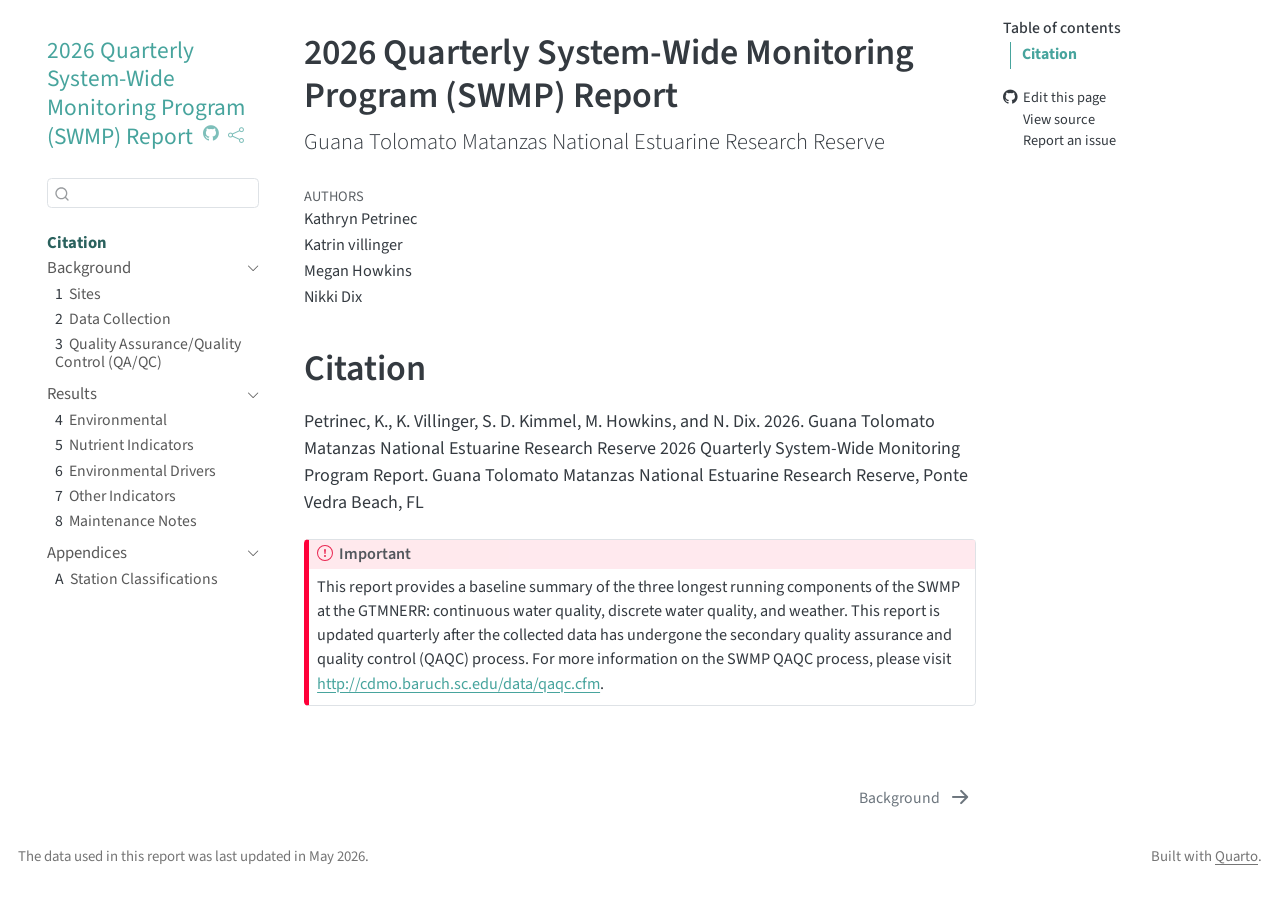
<file: docs/index.html>
<!DOCTYPE html>
<html xmlns="http://www.w3.org/1999/xhtml" lang="en" xml:lang="en"><head>

<meta charset="utf-8">
<meta name="generator" content="quarto-1.5.57">

<meta name="viewport" content="width=device-width, initial-scale=1.0, user-scalable=yes">

<meta name="author" content="Kathryn Petrinec">
<meta name="author" content="Katrin villinger">
<meta name="author" content="Megan Howkins">
<meta name="author" content="Nikki Dix">

<title>2026 Quarterly System-Wide Monitoring Program (SWMP) Report</title>
<style>
code{white-space: pre-wrap;}
span.smallcaps{font-variant: small-caps;}
div.columns{display: flex; gap: min(4vw, 1.5em);}
div.column{flex: auto; overflow-x: auto;}
div.hanging-indent{margin-left: 1.5em; text-indent: -1.5em;}
ul.task-list{list-style: none;}
ul.task-list li input[type="checkbox"] {
  width: 0.8em;
  margin: 0 0.8em 0.2em -1em; /* quarto-specific, see https://github.com/quarto-dev/quarto-cli/issues/4556 */ 
  vertical-align: middle;
}
</style>


<script src="site_libs/quarto-nav/quarto-nav.js"></script>
<script src="site_libs/quarto-nav/headroom.min.js"></script>
<script src="site_libs/clipboard/clipboard.min.js"></script>
<script src="site_libs/quarto-search/autocomplete.umd.js"></script>
<script src="site_libs/quarto-search/fuse.min.js"></script>
<script src="site_libs/quarto-search/quarto-search.js"></script>
<meta name="quarto:offset" content="./">
<link href="./text/background.html" rel="next">
<link href="./images/friends-logo.png" rel="icon" type="image/png">
<script src="site_libs/quarto-html/quarto.js"></script>
<script src="site_libs/quarto-html/popper.min.js"></script>
<script src="site_libs/quarto-html/tippy.umd.min.js"></script>
<script src="site_libs/quarto-html/anchor.min.js"></script>
<link href="site_libs/quarto-html/tippy.css" rel="stylesheet">
<link href="site_libs/quarto-html/quarto-syntax-highlighting.css" rel="stylesheet" id="quarto-text-highlighting-styles">
<script src="site_libs/bootstrap/bootstrap.min.js"></script>
<link href="site_libs/bootstrap/bootstrap-icons.css" rel="stylesheet">
<link href="site_libs/bootstrap/bootstrap.min.css" rel="stylesheet" id="quarto-bootstrap" data-mode="light">
<script id="quarto-search-options" type="application/json">{
  "location": "sidebar",
  "copy-button": false,
  "collapse-after": 3,
  "panel-placement": "start",
  "type": "textbox",
  "limit": 50,
  "keyboard-shortcut": [
    "f",
    "/",
    "s"
  ],
  "show-item-context": false,
  "language": {
    "search-no-results-text": "No results",
    "search-matching-documents-text": "matching documents",
    "search-copy-link-title": "Copy link to search",
    "search-hide-matches-text": "Hide additional matches",
    "search-more-match-text": "more match in this document",
    "search-more-matches-text": "more matches in this document",
    "search-clear-button-title": "Clear",
    "search-text-placeholder": "",
    "search-detached-cancel-button-title": "Cancel",
    "search-submit-button-title": "Submit",
    "search-label": "Search"
  }
}</script>


</head>

<body class="nav-sidebar floating">

<div id="quarto-search-results"></div>
  <header id="quarto-header" class="headroom fixed-top">
  <nav class="quarto-secondary-nav">
    <div class="container-fluid d-flex">
      <button type="button" class="quarto-btn-toggle btn" data-bs-toggle="collapse" role="button" data-bs-target=".quarto-sidebar-collapse-item" aria-controls="quarto-sidebar" aria-expanded="false" aria-label="Toggle sidebar navigation" onclick="if (window.quartoToggleHeadroom) { window.quartoToggleHeadroom(); }">
        <i class="bi bi-layout-text-sidebar-reverse"></i>
      </button>
        <nav class="quarto-page-breadcrumbs" aria-label="breadcrumb"><ol class="breadcrumb"><li class="breadcrumb-item"><a href="./index.html">Citation</a></li></ol></nav>
        <a class="flex-grow-1" role="navigation" data-bs-toggle="collapse" data-bs-target=".quarto-sidebar-collapse-item" aria-controls="quarto-sidebar" aria-expanded="false" aria-label="Toggle sidebar navigation" onclick="if (window.quartoToggleHeadroom) { window.quartoToggleHeadroom(); }">      
        </a>
      <button type="button" class="btn quarto-search-button" aria-label="Search" onclick="window.quartoOpenSearch();">
        <i class="bi bi-search"></i>
      </button>
    </div>
  </nav>
</header>
<!-- content -->
<div id="quarto-content" class="quarto-container page-columns page-rows-contents page-layout-article">
<!-- sidebar -->
  <nav id="quarto-sidebar" class="sidebar collapse collapse-horizontal quarto-sidebar-collapse-item sidebar-navigation floating overflow-auto">
    <div class="pt-lg-2 mt-2 text-left sidebar-header">
    <div class="sidebar-title mb-0 py-0">
      <a href="./">2026 Quarterly System-Wide Monitoring Program (SWMP) Report</a> 
        <div class="sidebar-tools-main">
    <a href="https://github.com/GTMNERR/2026_Q1_SWMP_Report" title="Source Code" class="quarto-navigation-tool px-1" aria-label="Source Code"><i class="bi bi-github"></i></a>
    <div class="dropdown">
      <a href="" title="Share" id="quarto-navigation-tool-dropdown-0" class="quarto-navigation-tool dropdown-toggle px-1" data-bs-toggle="dropdown" aria-expanded="false" role="link" aria-label="Share"><i class="bi bi-share"></i></a>
      <ul class="dropdown-menu" aria-labelledby="quarto-navigation-tool-dropdown-0">
          <li>
            <a class="dropdown-item sidebar-tools-main-item" href="https://twitter.com/intent/tweet?url=|url|">
              <i class="bi bi-twitter pe-1"></i>
            Twitter
            </a>
          </li>
          <li>
            <a class="dropdown-item sidebar-tools-main-item" href="https://www.facebook.com/sharer/sharer.php?u=|url|">
              <i class="bi bi-facebook pe-1"></i>
            Facebook
            </a>
          </li>
      </ul>
    </div>
</div>
    </div>
      </div>
        <div class="mt-2 flex-shrink-0 align-items-center">
        <div class="sidebar-search">
        <div id="quarto-search" class="" title="Search"></div>
        </div>
        </div>
    <div class="sidebar-menu-container"> 
    <ul class="list-unstyled mt-1">
        <li class="sidebar-item">
  <div class="sidebar-item-container"> 
  <a href="./index.html" class="sidebar-item-text sidebar-link active">
 <span class="menu-text">Citation</span></a>
  </div>
</li>
        <li class="sidebar-item sidebar-item-section">
      <div class="sidebar-item-container"> 
            <a href="./text/background.html" class="sidebar-item-text sidebar-link">
 <span class="menu-text">Background</span></a>
          <a class="sidebar-item-toggle text-start" data-bs-toggle="collapse" data-bs-target="#quarto-sidebar-section-1" role="navigation" aria-expanded="true" aria-label="Toggle section">
            <i class="bi bi-chevron-right ms-2"></i>
          </a> 
      </div>
      <ul id="quarto-sidebar-section-1" class="collapse list-unstyled sidebar-section depth1 show">  
          <li class="sidebar-item">
  <div class="sidebar-item-container"> 
  <a href="./text/sites.html" class="sidebar-item-text sidebar-link">
 <span class="menu-text"><span class="chapter-number">1</span>&nbsp; <span class="chapter-title">Sites</span></span></a>
  </div>
</li>
          <li class="sidebar-item">
  <div class="sidebar-item-container"> 
  <a href="./text/collection.html" class="sidebar-item-text sidebar-link">
 <span class="menu-text"><span class="chapter-number">2</span>&nbsp; <span class="chapter-title">Data Collection</span></span></a>
  </div>
</li>
          <li class="sidebar-item">
  <div class="sidebar-item-container"> 
  <a href="./text/qaqc.html" class="sidebar-item-text sidebar-link">
 <span class="menu-text"><span class="chapter-number">3</span>&nbsp; <span class="chapter-title">Quality Assurance/Quality Control (QA/QC)</span></span></a>
  </div>
</li>
      </ul>
  </li>
        <li class="sidebar-item sidebar-item-section">
      <div class="sidebar-item-container"> 
            <a href="./text/results.html" class="sidebar-item-text sidebar-link">
 <span class="menu-text">Results</span></a>
          <a class="sidebar-item-toggle text-start" data-bs-toggle="collapse" data-bs-target="#quarto-sidebar-section-2" role="navigation" aria-expanded="true" aria-label="Toggle section">
            <i class="bi bi-chevron-right ms-2"></i>
          </a> 
      </div>
      <ul id="quarto-sidebar-section-2" class="collapse list-unstyled sidebar-section depth1 show">  
          <li class="sidebar-item">
  <div class="sidebar-item-container"> 
  <a href="./text/environmental.html" class="sidebar-item-text sidebar-link">
 <span class="menu-text"><span class="chapter-number">4</span>&nbsp; <span class="chapter-title">Environmental</span></span></a>
  </div>
</li>
          <li class="sidebar-item">
  <div class="sidebar-item-container"> 
  <a href="./text/nut-indicators.html" class="sidebar-item-text sidebar-link">
 <span class="menu-text"><span class="chapter-number">5</span>&nbsp; <span class="chapter-title">Nutrient Indicators</span></span></a>
  </div>
</li>
          <li class="sidebar-item">
  <div class="sidebar-item-container"> 
  <a href="./text/environmental-drivers.html" class="sidebar-item-text sidebar-link">
 <span class="menu-text"><span class="chapter-number">6</span>&nbsp; <span class="chapter-title">Environmental Drivers</span></span></a>
  </div>
</li>
          <li class="sidebar-item">
  <div class="sidebar-item-container"> 
  <a href="./text/misc-bac.html" class="sidebar-item-text sidebar-link">
 <span class="menu-text"><span class="chapter-number">7</span>&nbsp; <span class="chapter-title">Other Indicators</span></span></a>
  </div>
</li>
          <li class="sidebar-item">
  <div class="sidebar-item-container"> 
  <a href="./text/maintenance.html" class="sidebar-item-text sidebar-link">
 <span class="menu-text"><span class="chapter-number">8</span>&nbsp; <span class="chapter-title">Maintenance Notes</span></span></a>
  </div>
</li>
      </ul>
  </li>
        <li class="sidebar-item sidebar-item-section">
      <div class="sidebar-item-container"> 
            <a class="sidebar-item-text sidebar-link text-start" data-bs-toggle="collapse" data-bs-target="#quarto-sidebar-section-3" role="navigation" aria-expanded="true">
 <span class="menu-text">Appendices</span></a>
          <a class="sidebar-item-toggle text-start" data-bs-toggle="collapse" data-bs-target="#quarto-sidebar-section-3" role="navigation" aria-expanded="true" aria-label="Toggle section">
            <i class="bi bi-chevron-right ms-2"></i>
          </a> 
      </div>
      <ul id="quarto-sidebar-section-3" class="collapse list-unstyled sidebar-section depth1 show">  
          <li class="sidebar-item">
  <div class="sidebar-item-container"> 
  <a href="./text/a1-cmecs.html" class="sidebar-item-text sidebar-link">
 <span class="menu-text"><span class="chapter-number">A</span>&nbsp; <span class="chapter-title">Station Classifications</span></span></a>
  </div>
</li>
      </ul>
  </li>
    </ul>
    </div>
</nav>
<div id="quarto-sidebar-glass" class="quarto-sidebar-collapse-item" data-bs-toggle="collapse" data-bs-target=".quarto-sidebar-collapse-item"></div>
<!-- margin-sidebar -->
    <div id="quarto-margin-sidebar" class="sidebar margin-sidebar">
        <nav id="TOC" role="doc-toc" class="toc-active">
    <h2 id="toc-title">Table of contents</h2>
   
  <ul>
  <li><a href="#citation" id="toc-citation" class="nav-link active" data-scroll-target="#citation">Citation</a></li>
  </ul>
<div class="toc-actions"><ul><li><a href="https://github.com/GTMNERR/2026_Q1_SWMP_Report/edit/main/index.qmd" class="toc-action"><i class="bi bi-github"></i>Edit this page</a></li><li><a href="https://github.com/GTMNERR/2026_Q1_SWMP_Report/blob/main/index.qmd" class="toc-action"><i class="bi empty"></i>View source</a></li><li><a href="https://github.com/GTMNERR/2026_Q1_SWMP_Report/issues/new" class="toc-action"><i class="bi empty"></i>Report an issue</a></li></ul></div></nav>
    </div>
<!-- main -->
<main class="content" id="quarto-document-content">

<header id="title-block-header" class="quarto-title-block default">
<div class="quarto-title">
<h1 class="title">2026 Quarterly System-Wide Monitoring Program (SWMP) Report</h1>
<p class="subtitle lead">Guana Tolomato Matanzas National Estuarine Research Reserve</p>
</div>



<div class="quarto-title-meta">

    <div>
    <div class="quarto-title-meta-heading">Authors</div>
    <div class="quarto-title-meta-contents">
             <p>Kathryn Petrinec </p>
             <p>Katrin villinger </p>
             <p>Megan Howkins </p>
             <p>Nikki Dix </p>
          </div>
  </div>
    
  
    
  </div>
  


</header>


<section id="citation" class="level1 unnumbered">
<h1 class="unnumbered">Citation</h1>
<p>Petrinec, K., K. Villinger, S. D. Kimmel, M. Howkins, and N. Dix. 2026. Guana Tolomato Matanzas National Estuarine Research Reserve 2026 Quarterly System-Wide Monitoring Program Report. Guana Tolomato Matanzas National Estuarine Research Reserve, Ponte Vedra Beach, FL</p>
<div class="callout callout-style-default callout-important callout-titled">
<div class="callout-header d-flex align-content-center">
<div class="callout-icon-container">
<i class="callout-icon"></i>
</div>
<div class="callout-title-container flex-fill">
Important
</div>
</div>
<div class="callout-body-container callout-body">
<p>This report provides a baseline summary of the three longest running components of the SWMP at the GTMNERR: continuous water quality, discrete water quality, and weather. This report is updated quarterly after the collected data has undergone the secondary quality assurance and quality control (QAQC) process. For more information on the SWMP QAQC process, please visit <a href="http://cdmo.baruch.sc.edu/data/qaqc.cfm" class="uri">http://cdmo.baruch.sc.edu/data/qaqc.cfm</a>.</p>
</div>
</div>


</section>

</main> <!-- /main -->
<script id="quarto-html-after-body" type="application/javascript">
window.document.addEventListener("DOMContentLoaded", function (event) {
  const toggleBodyColorMode = (bsSheetEl) => {
    const mode = bsSheetEl.getAttribute("data-mode");
    const bodyEl = window.document.querySelector("body");
    if (mode === "dark") {
      bodyEl.classList.add("quarto-dark");
      bodyEl.classList.remove("quarto-light");
    } else {
      bodyEl.classList.add("quarto-light");
      bodyEl.classList.remove("quarto-dark");
    }
  }
  const toggleBodyColorPrimary = () => {
    const bsSheetEl = window.document.querySelector("link#quarto-bootstrap");
    if (bsSheetEl) {
      toggleBodyColorMode(bsSheetEl);
    }
  }
  toggleBodyColorPrimary();  
  const icon = "";
  const anchorJS = new window.AnchorJS();
  anchorJS.options = {
    placement: 'right',
    icon: icon
  };
  anchorJS.add('.anchored');
  const isCodeAnnotation = (el) => {
    for (const clz of el.classList) {
      if (clz.startsWith('code-annotation-')) {                     
        return true;
      }
    }
    return false;
  }
  const onCopySuccess = function(e) {
    // button target
    const button = e.trigger;
    // don't keep focus
    button.blur();
    // flash "checked"
    button.classList.add('code-copy-button-checked');
    var currentTitle = button.getAttribute("title");
    button.setAttribute("title", "Copied!");
    let tooltip;
    if (window.bootstrap) {
      button.setAttribute("data-bs-toggle", "tooltip");
      button.setAttribute("data-bs-placement", "left");
      button.setAttribute("data-bs-title", "Copied!");
      tooltip = new bootstrap.Tooltip(button, 
        { trigger: "manual", 
          customClass: "code-copy-button-tooltip",
          offset: [0, -8]});
      tooltip.show();    
    }
    setTimeout(function() {
      if (tooltip) {
        tooltip.hide();
        button.removeAttribute("data-bs-title");
        button.removeAttribute("data-bs-toggle");
        button.removeAttribute("data-bs-placement");
      }
      button.setAttribute("title", currentTitle);
      button.classList.remove('code-copy-button-checked');
    }, 1000);
    // clear code selection
    e.clearSelection();
  }
  const getTextToCopy = function(trigger) {
      const codeEl = trigger.previousElementSibling.cloneNode(true);
      for (const childEl of codeEl.children) {
        if (isCodeAnnotation(childEl)) {
          childEl.remove();
        }
      }
      return codeEl.innerText;
  }
  const clipboard = new window.ClipboardJS('.code-copy-button:not([data-in-quarto-modal])', {
    text: getTextToCopy
  });
  clipboard.on('success', onCopySuccess);
  if (window.document.getElementById('quarto-embedded-source-code-modal')) {
    // For code content inside modals, clipBoardJS needs to be initialized with a container option
    // TODO: Check when it could be a function (https://github.com/zenorocha/clipboard.js/issues/860)
    const clipboardModal = new window.ClipboardJS('.code-copy-button[data-in-quarto-modal]', {
      text: getTextToCopy,
      container: window.document.getElementById('quarto-embedded-source-code-modal')
    });
    clipboardModal.on('success', onCopySuccess);
  }
    var localhostRegex = new RegExp(/^(?:http|https):\/\/localhost\:?[0-9]*\//);
    var mailtoRegex = new RegExp(/^mailto:/);
      var filterRegex = new RegExp("https:\/\/GTMNERR\.github\.io\/2026_Q1_SWMP_Report");
    var isInternal = (href) => {
        return filterRegex.test(href) || localhostRegex.test(href) || mailtoRegex.test(href);
    }
    // Inspect non-navigation links and adorn them if external
 	var links = window.document.querySelectorAll('a[href]:not(.nav-link):not(.navbar-brand):not(.toc-action):not(.sidebar-link):not(.sidebar-item-toggle):not(.pagination-link):not(.no-external):not([aria-hidden]):not(.dropdown-item):not(.quarto-navigation-tool):not(.about-link)');
    for (var i=0; i<links.length; i++) {
      const link = links[i];
      if (!isInternal(link.href)) {
        // undo the damage that might have been done by quarto-nav.js in the case of
        // links that we want to consider external
        if (link.dataset.originalHref !== undefined) {
          link.href = link.dataset.originalHref;
        }
      }
    }
  function tippyHover(el, contentFn, onTriggerFn, onUntriggerFn) {
    const config = {
      allowHTML: true,
      maxWidth: 500,
      delay: 100,
      arrow: false,
      appendTo: function(el) {
          return el.parentElement;
      },
      interactive: true,
      interactiveBorder: 10,
      theme: 'quarto',
      placement: 'bottom-start',
    };
    if (contentFn) {
      config.content = contentFn;
    }
    if (onTriggerFn) {
      config.onTrigger = onTriggerFn;
    }
    if (onUntriggerFn) {
      config.onUntrigger = onUntriggerFn;
    }
    window.tippy(el, config); 
  }
  const noterefs = window.document.querySelectorAll('a[role="doc-noteref"]');
  for (var i=0; i<noterefs.length; i++) {
    const ref = noterefs[i];
    tippyHover(ref, function() {
      // use id or data attribute instead here
      let href = ref.getAttribute('data-footnote-href') || ref.getAttribute('href');
      try { href = new URL(href).hash; } catch {}
      const id = href.replace(/^#\/?/, "");
      const note = window.document.getElementById(id);
      if (note) {
        return note.innerHTML;
      } else {
        return "";
      }
    });
  }
  const xrefs = window.document.querySelectorAll('a.quarto-xref');
  const processXRef = (id, note) => {
    // Strip column container classes
    const stripColumnClz = (el) => {
      el.classList.remove("page-full", "page-columns");
      if (el.children) {
        for (const child of el.children) {
          stripColumnClz(child);
        }
      }
    }
    stripColumnClz(note)
    if (id === null || id.startsWith('sec-')) {
      // Special case sections, only their first couple elements
      const container = document.createElement("div");
      if (note.children && note.children.length > 2) {
        container.appendChild(note.children[0].cloneNode(true));
        for (let i = 1; i < note.children.length; i++) {
          const child = note.children[i];
          if (child.tagName === "P" && child.innerText === "") {
            continue;
          } else {
            container.appendChild(child.cloneNode(true));
            break;
          }
        }
        if (window.Quarto?.typesetMath) {
          window.Quarto.typesetMath(container);
        }
        return container.innerHTML
      } else {
        if (window.Quarto?.typesetMath) {
          window.Quarto.typesetMath(note);
        }
        return note.innerHTML;
      }
    } else {
      // Remove any anchor links if they are present
      const anchorLink = note.querySelector('a.anchorjs-link');
      if (anchorLink) {
        anchorLink.remove();
      }
      if (window.Quarto?.typesetMath) {
        window.Quarto.typesetMath(note);
      }
      // TODO in 1.5, we should make sure this works without a callout special case
      if (note.classList.contains("callout")) {
        return note.outerHTML;
      } else {
        return note.innerHTML;
      }
    }
  }
  for (var i=0; i<xrefs.length; i++) {
    const xref = xrefs[i];
    tippyHover(xref, undefined, function(instance) {
      instance.disable();
      let url = xref.getAttribute('href');
      let hash = undefined; 
      if (url.startsWith('#')) {
        hash = url;
      } else {
        try { hash = new URL(url).hash; } catch {}
      }
      if (hash) {
        const id = hash.replace(/^#\/?/, "");
        const note = window.document.getElementById(id);
        if (note !== null) {
          try {
            const html = processXRef(id, note.cloneNode(true));
            instance.setContent(html);
          } finally {
            instance.enable();
            instance.show();
          }
        } else {
          // See if we can fetch this
          fetch(url.split('#')[0])
          .then(res => res.text())
          .then(html => {
            const parser = new DOMParser();
            const htmlDoc = parser.parseFromString(html, "text/html");
            const note = htmlDoc.getElementById(id);
            if (note !== null) {
              const html = processXRef(id, note);
              instance.setContent(html);
            } 
          }).finally(() => {
            instance.enable();
            instance.show();
          });
        }
      } else {
        // See if we can fetch a full url (with no hash to target)
        // This is a special case and we should probably do some content thinning / targeting
        fetch(url)
        .then(res => res.text())
        .then(html => {
          const parser = new DOMParser();
          const htmlDoc = parser.parseFromString(html, "text/html");
          const note = htmlDoc.querySelector('main.content');
          if (note !== null) {
            // This should only happen for chapter cross references
            // (since there is no id in the URL)
            // remove the first header
            if (note.children.length > 0 && note.children[0].tagName === "HEADER") {
              note.children[0].remove();
            }
            const html = processXRef(null, note);
            instance.setContent(html);
          } 
        }).finally(() => {
          instance.enable();
          instance.show();
        });
      }
    }, function(instance) {
    });
  }
      let selectedAnnoteEl;
      const selectorForAnnotation = ( cell, annotation) => {
        let cellAttr = 'data-code-cell="' + cell + '"';
        let lineAttr = 'data-code-annotation="' +  annotation + '"';
        const selector = 'span[' + cellAttr + '][' + lineAttr + ']';
        return selector;
      }
      const selectCodeLines = (annoteEl) => {
        const doc = window.document;
        const targetCell = annoteEl.getAttribute("data-target-cell");
        const targetAnnotation = annoteEl.getAttribute("data-target-annotation");
        const annoteSpan = window.document.querySelector(selectorForAnnotation(targetCell, targetAnnotation));
        const lines = annoteSpan.getAttribute("data-code-lines").split(",");
        const lineIds = lines.map((line) => {
          return targetCell + "-" + line;
        })
        let top = null;
        let height = null;
        let parent = null;
        if (lineIds.length > 0) {
            //compute the position of the single el (top and bottom and make a div)
            const el = window.document.getElementById(lineIds[0]);
            top = el.offsetTop;
            height = el.offsetHeight;
            parent = el.parentElement.parentElement;
          if (lineIds.length > 1) {
            const lastEl = window.document.getElementById(lineIds[lineIds.length - 1]);
            const bottom = lastEl.offsetTop + lastEl.offsetHeight;
            height = bottom - top;
          }
          if (top !== null && height !== null && parent !== null) {
            // cook up a div (if necessary) and position it 
            let div = window.document.getElementById("code-annotation-line-highlight");
            if (div === null) {
              div = window.document.createElement("div");
              div.setAttribute("id", "code-annotation-line-highlight");
              div.style.position = 'absolute';
              parent.appendChild(div);
            }
            div.style.top = top - 2 + "px";
            div.style.height = height + 4 + "px";
            div.style.left = 0;
            let gutterDiv = window.document.getElementById("code-annotation-line-highlight-gutter");
            if (gutterDiv === null) {
              gutterDiv = window.document.createElement("div");
              gutterDiv.setAttribute("id", "code-annotation-line-highlight-gutter");
              gutterDiv.style.position = 'absolute';
              const codeCell = window.document.getElementById(targetCell);
              const gutter = codeCell.querySelector('.code-annotation-gutter');
              gutter.appendChild(gutterDiv);
            }
            gutterDiv.style.top = top - 2 + "px";
            gutterDiv.style.height = height + 4 + "px";
          }
          selectedAnnoteEl = annoteEl;
        }
      };
      const unselectCodeLines = () => {
        const elementsIds = ["code-annotation-line-highlight", "code-annotation-line-highlight-gutter"];
        elementsIds.forEach((elId) => {
          const div = window.document.getElementById(elId);
          if (div) {
            div.remove();
          }
        });
        selectedAnnoteEl = undefined;
      };
        // Handle positioning of the toggle
    window.addEventListener(
      "resize",
      throttle(() => {
        elRect = undefined;
        if (selectedAnnoteEl) {
          selectCodeLines(selectedAnnoteEl);
        }
      }, 10)
    );
    function throttle(fn, ms) {
    let throttle = false;
    let timer;
      return (...args) => {
        if(!throttle) { // first call gets through
            fn.apply(this, args);
            throttle = true;
        } else { // all the others get throttled
            if(timer) clearTimeout(timer); // cancel #2
            timer = setTimeout(() => {
              fn.apply(this, args);
              timer = throttle = false;
            }, ms);
        }
      };
    }
      // Attach click handler to the DT
      const annoteDls = window.document.querySelectorAll('dt[data-target-cell]');
      for (const annoteDlNode of annoteDls) {
        annoteDlNode.addEventListener('click', (event) => {
          const clickedEl = event.target;
          if (clickedEl !== selectedAnnoteEl) {
            unselectCodeLines();
            const activeEl = window.document.querySelector('dt[data-target-cell].code-annotation-active');
            if (activeEl) {
              activeEl.classList.remove('code-annotation-active');
            }
            selectCodeLines(clickedEl);
            clickedEl.classList.add('code-annotation-active');
          } else {
            // Unselect the line
            unselectCodeLines();
            clickedEl.classList.remove('code-annotation-active');
          }
        });
      }
  const findCites = (el) => {
    const parentEl = el.parentElement;
    if (parentEl) {
      const cites = parentEl.dataset.cites;
      if (cites) {
        return {
          el,
          cites: cites.split(' ')
        };
      } else {
        return findCites(el.parentElement)
      }
    } else {
      return undefined;
    }
  };
  var bibliorefs = window.document.querySelectorAll('a[role="doc-biblioref"]');
  for (var i=0; i<bibliorefs.length; i++) {
    const ref = bibliorefs[i];
    const citeInfo = findCites(ref);
    if (citeInfo) {
      tippyHover(citeInfo.el, function() {
        var popup = window.document.createElement('div');
        citeInfo.cites.forEach(function(cite) {
          var citeDiv = window.document.createElement('div');
          citeDiv.classList.add('hanging-indent');
          citeDiv.classList.add('csl-entry');
          var biblioDiv = window.document.getElementById('ref-' + cite);
          if (biblioDiv) {
            citeDiv.innerHTML = biblioDiv.innerHTML;
          }
          popup.appendChild(citeDiv);
        });
        return popup.innerHTML;
      });
    }
  }
});
</script>
<nav class="page-navigation">
  <div class="nav-page nav-page-previous">
  </div>
  <div class="nav-page nav-page-next">
      <a href="./text/background.html" class="pagination-link" aria-label="Background">
        <span class="nav-page-text">Background</span> <i class="bi bi-arrow-right-short"></i>
      </a>
  </div>
</nav>
</div> <!-- /content -->
<footer class="footer">
  <div class="nav-footer">
    <div class="nav-footer-left">
<p>The data used in this report was last updated in May 2026.</p>
</div>   
    <div class="nav-footer-center">
      &nbsp;
    <div class="toc-actions d-sm-block d-md-none"><ul><li><a href="https://github.com/GTMNERR/2026_Q1_SWMP_Report/edit/main/index.qmd" class="toc-action"><i class="bi bi-github"></i>Edit this page</a></li><li><a href="https://github.com/GTMNERR/2026_Q1_SWMP_Report/blob/main/index.qmd" class="toc-action"><i class="bi empty"></i>View source</a></li><li><a href="https://github.com/GTMNERR/2026_Q1_SWMP_Report/issues/new" class="toc-action"><i class="bi empty"></i>Report an issue</a></li></ul></div></div>
    <div class="nav-footer-right">
<p>Built with <a href="https://quarto.org/">Quarto</a>.</p>
</div>
  </div>
</footer>




</body></html>
</file>
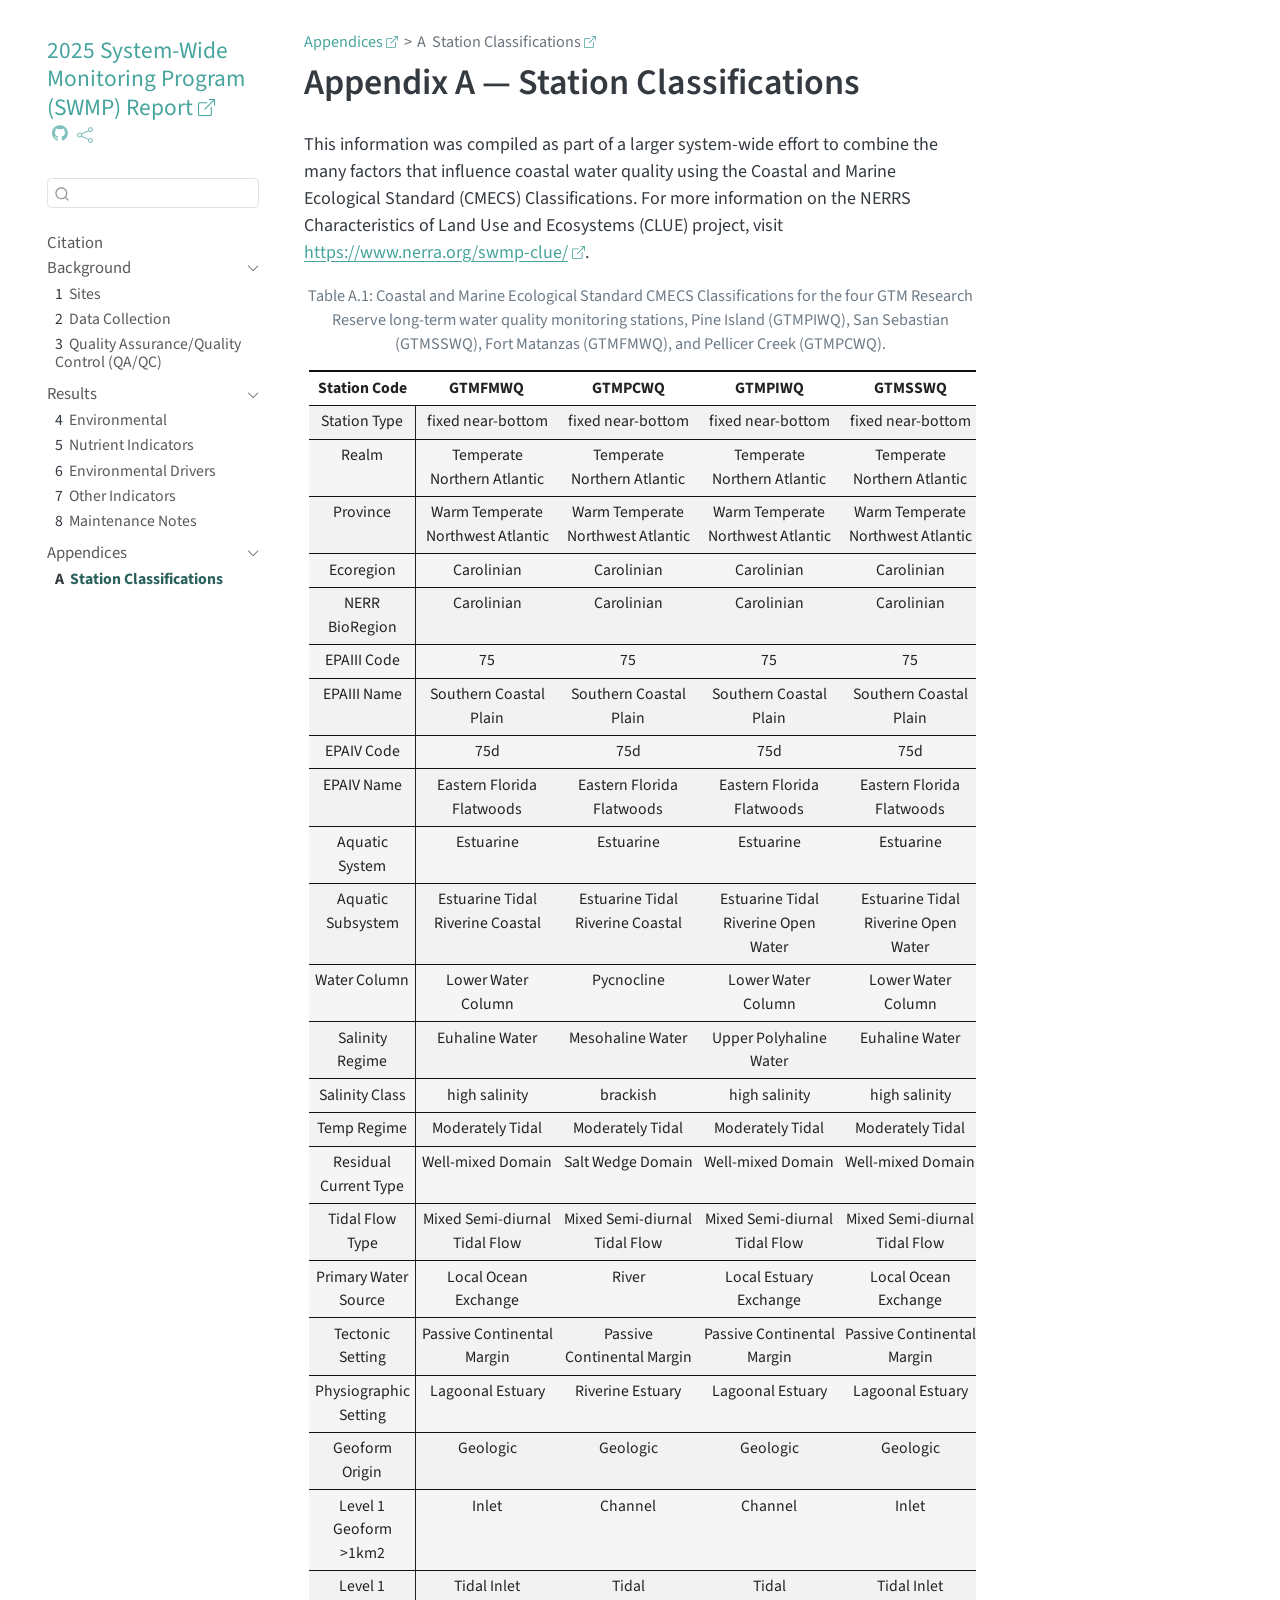
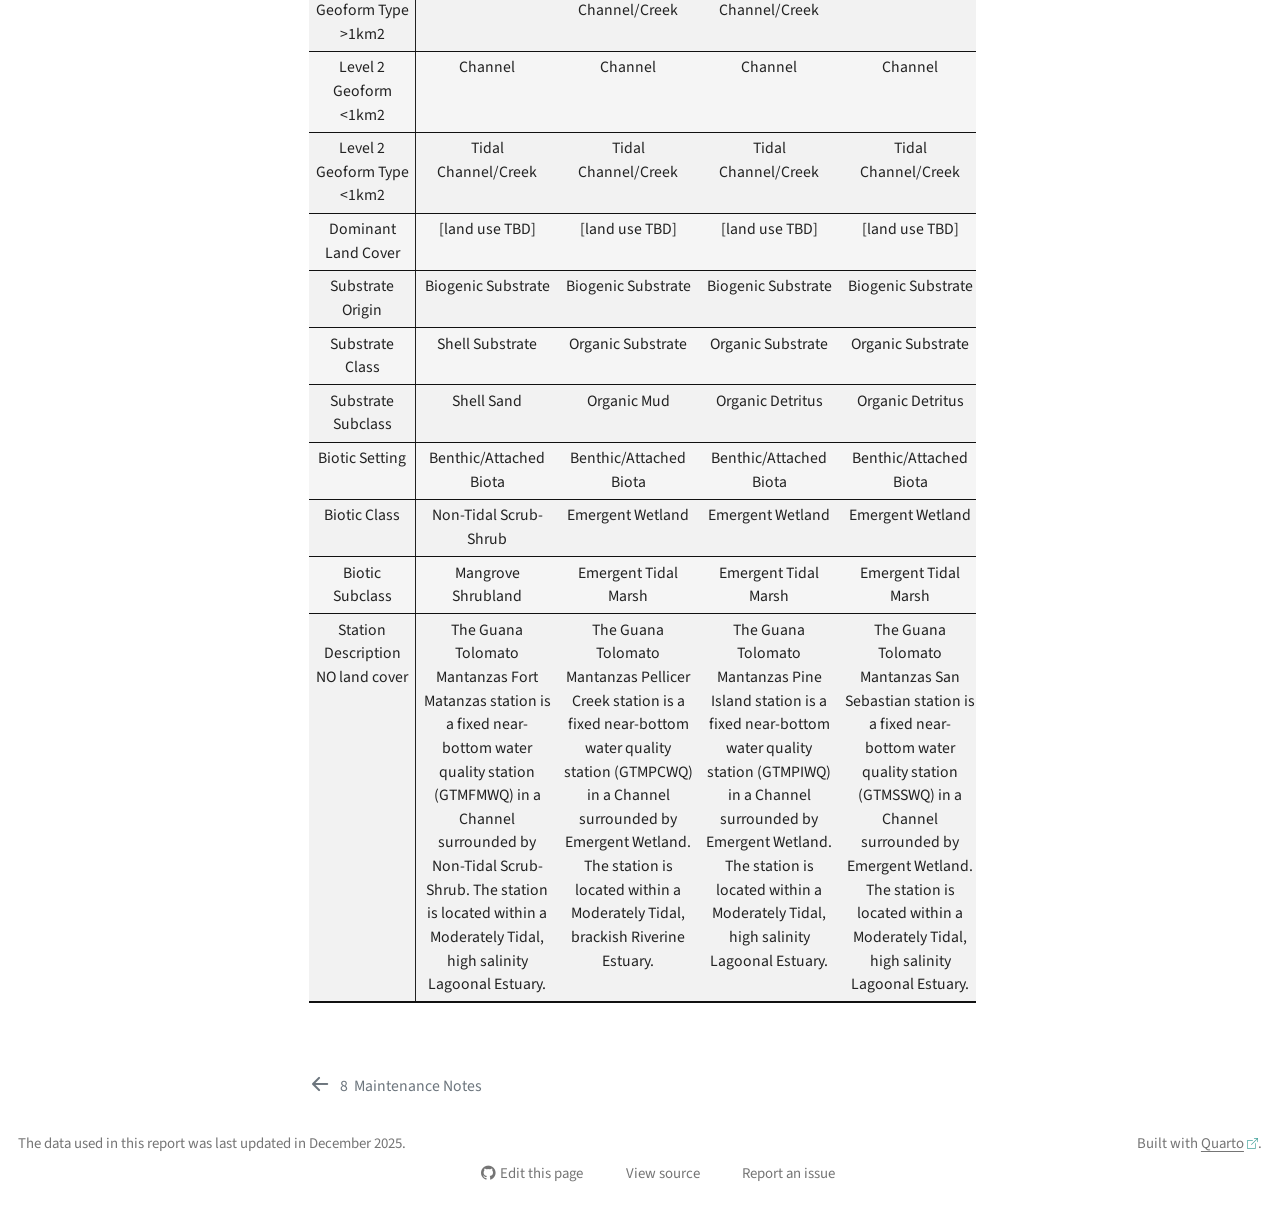
<file: docs/text/a1-cmecs.html>
<!DOCTYPE html>
<html xmlns="http://www.w3.org/1999/xhtml" lang="en" xml:lang="en"><head>

<meta charset="utf-8">
<meta name="generator" content="quarto-1.5.57">

<meta name="viewport" content="width=device-width, initial-scale=1.0, user-scalable=yes">


<title>Appendix A — Station Classifications – 2025 System-Wide Monitoring Program (SWMP) Report</title>
<style>
code{white-space: pre-wrap;}
span.smallcaps{font-variant: small-caps;}
div.columns{display: flex; gap: min(4vw, 1.5em);}
div.column{flex: auto; overflow-x: auto;}
div.hanging-indent{margin-left: 1.5em; text-indent: -1.5em;}
ul.task-list{list-style: none;}
ul.task-list li input[type="checkbox"] {
  width: 0.8em;
  margin: 0 0.8em 0.2em -1em; /* quarto-specific, see https://github.com/quarto-dev/quarto-cli/issues/4556 */ 
  vertical-align: middle;
}
</style>


<script src="../site_libs/quarto-nav/quarto-nav.js"></script>
<script src="../site_libs/quarto-nav/headroom.min.js"></script>
<script src="../site_libs/clipboard/clipboard.min.js"></script>
<script src="../site_libs/quarto-search/autocomplete.umd.js"></script>
<script src="../site_libs/quarto-search/fuse.min.js"></script>
<script src="../site_libs/quarto-search/quarto-search.js"></script>
<meta name="quarto:offset" content="../">
<link href="../text/maintenance.html" rel="prev">
<link href="../images/friends-logo.png" rel="icon" type="image/png">
<script src="../site_libs/quarto-html/quarto.js"></script>
<script src="../site_libs/quarto-html/popper.min.js"></script>
<script src="../site_libs/quarto-html/tippy.umd.min.js"></script>
<script src="../site_libs/quarto-html/anchor.min.js"></script>
<link href="../site_libs/quarto-html/tippy.css" rel="stylesheet">
<link href="../site_libs/quarto-html/quarto-syntax-highlighting.css" rel="stylesheet" id="quarto-text-highlighting-styles">
<script src="../site_libs/bootstrap/bootstrap.min.js"></script>
<link href="../site_libs/bootstrap/bootstrap-icons.css" rel="stylesheet">
<link href="../site_libs/bootstrap/bootstrap.min.css" rel="stylesheet" id="quarto-bootstrap" data-mode="light">
<script id="quarto-search-options" type="application/json">{
  "location": "sidebar",
  "copy-button": false,
  "collapse-after": 3,
  "panel-placement": "start",
  "type": "textbox",
  "limit": 50,
  "keyboard-shortcut": [
    "f",
    "/",
    "s"
  ],
  "show-item-context": false,
  "language": {
    "search-no-results-text": "No results",
    "search-matching-documents-text": "matching documents",
    "search-copy-link-title": "Copy link to search",
    "search-hide-matches-text": "Hide additional matches",
    "search-more-match-text": "more match in this document",
    "search-more-matches-text": "more matches in this document",
    "search-clear-button-title": "Clear",
    "search-text-placeholder": "",
    "search-detached-cancel-button-title": "Cancel",
    "search-submit-button-title": "Submit",
    "search-label": "Search"
  }
}</script>
<script src="../site_libs/kePrint-0.0.1/kePrint.js"></script>

<link href="../site_libs/lightable-0.0.1/lightable.css" rel="stylesheet">



</head>

<body class="nav-sidebar floating">

<div id="quarto-search-results"></div>
  <header id="quarto-header" class="headroom fixed-top">
  <nav class="quarto-secondary-nav">
    <div class="container-fluid d-flex">
      <button type="button" class="quarto-btn-toggle btn" data-bs-toggle="collapse" role="button" data-bs-target=".quarto-sidebar-collapse-item" aria-controls="quarto-sidebar" aria-expanded="false" aria-label="Toggle sidebar navigation" onclick="if (window.quartoToggleHeadroom) { window.quartoToggleHeadroom(); }">
        <i class="bi bi-layout-text-sidebar-reverse"></i>
      </button>
        <nav class="quarto-page-breadcrumbs" aria-label="breadcrumb"><ol class="breadcrumb"><li class="breadcrumb-item"><a href="../text/a1-cmecs.html">Appendices</a></li><li class="breadcrumb-item"><a href="../text/a1-cmecs.html"><span class="chapter-number">A</span>&nbsp; <span class="chapter-title">Station Classifications</span></a></li></ol></nav>
        <a class="flex-grow-1" role="navigation" data-bs-toggle="collapse" data-bs-target=".quarto-sidebar-collapse-item" aria-controls="quarto-sidebar" aria-expanded="false" aria-label="Toggle sidebar navigation" onclick="if (window.quartoToggleHeadroom) { window.quartoToggleHeadroom(); }">      
        </a>
      <button type="button" class="btn quarto-search-button" aria-label="Search" onclick="window.quartoOpenSearch();">
        <i class="bi bi-search"></i>
      </button>
    </div>
  </nav>
</header>
<!-- content -->
<div id="quarto-content" class="quarto-container page-columns page-rows-contents page-layout-article">
<!-- sidebar -->
  <nav id="quarto-sidebar" class="sidebar collapse collapse-horizontal quarto-sidebar-collapse-item sidebar-navigation floating overflow-auto">
    <div class="pt-lg-2 mt-2 text-left sidebar-header">
    <div class="sidebar-title mb-0 py-0">
      <a href="../">2025 System-Wide Monitoring Program (SWMP) Report</a> 
        <div class="sidebar-tools-main">
    <a href="https://github.com/GTMNERR/2025_Annual_Report" title="Source Code" class="quarto-navigation-tool px-1" aria-label="Source Code"><i class="bi bi-github"></i></a>
    <div class="dropdown">
      <a href="" title="Share" id="quarto-navigation-tool-dropdown-0" class="quarto-navigation-tool dropdown-toggle px-1" data-bs-toggle="dropdown" aria-expanded="false" role="link" aria-label="Share"><i class="bi bi-share"></i></a>
      <ul class="dropdown-menu" aria-labelledby="quarto-navigation-tool-dropdown-0">
          <li>
            <a class="dropdown-item sidebar-tools-main-item" href="https://twitter.com/intent/tweet?url=|url|">
              <i class="bi bi-twitter pe-1"></i>
            Twitter
            </a>
          </li>
          <li>
            <a class="dropdown-item sidebar-tools-main-item" href="https://www.facebook.com/sharer/sharer.php?u=|url|">
              <i class="bi bi-facebook pe-1"></i>
            Facebook
            </a>
          </li>
      </ul>
    </div>
</div>
    </div>
      </div>
        <div class="mt-2 flex-shrink-0 align-items-center">
        <div class="sidebar-search">
        <div id="quarto-search" class="" title="Search"></div>
        </div>
        </div>
    <div class="sidebar-menu-container"> 
    <ul class="list-unstyled mt-1">
        <li class="sidebar-item">
  <div class="sidebar-item-container"> 
  <a href="../index.html" class="sidebar-item-text sidebar-link">
 <span class="menu-text">Citation</span></a>
  </div>
</li>
        <li class="sidebar-item sidebar-item-section">
      <div class="sidebar-item-container"> 
            <a href="../text/background.html" class="sidebar-item-text sidebar-link">
 <span class="menu-text">Background</span></a>
          <a class="sidebar-item-toggle text-start" data-bs-toggle="collapse" data-bs-target="#quarto-sidebar-section-1" role="navigation" aria-expanded="true" aria-label="Toggle section">
            <i class="bi bi-chevron-right ms-2"></i>
          </a> 
      </div>
      <ul id="quarto-sidebar-section-1" class="collapse list-unstyled sidebar-section depth1 show">  
          <li class="sidebar-item">
  <div class="sidebar-item-container"> 
  <a href="../text/sites.html" class="sidebar-item-text sidebar-link">
 <span class="menu-text"><span class="chapter-number">1</span>&nbsp; <span class="chapter-title">Sites</span></span></a>
  </div>
</li>
          <li class="sidebar-item">
  <div class="sidebar-item-container"> 
  <a href="../text/collection.html" class="sidebar-item-text sidebar-link">
 <span class="menu-text"><span class="chapter-number">2</span>&nbsp; <span class="chapter-title">Data Collection</span></span></a>
  </div>
</li>
          <li class="sidebar-item">
  <div class="sidebar-item-container"> 
  <a href="../text/qaqc.html" class="sidebar-item-text sidebar-link">
 <span class="menu-text"><span class="chapter-number">3</span>&nbsp; <span class="chapter-title">Quality Assurance/Quality Control (QA/QC)</span></span></a>
  </div>
</li>
      </ul>
  </li>
        <li class="sidebar-item sidebar-item-section">
      <div class="sidebar-item-container"> 
            <a href="../text/results.html" class="sidebar-item-text sidebar-link">
 <span class="menu-text">Results</span></a>
          <a class="sidebar-item-toggle text-start" data-bs-toggle="collapse" data-bs-target="#quarto-sidebar-section-2" role="navigation" aria-expanded="true" aria-label="Toggle section">
            <i class="bi bi-chevron-right ms-2"></i>
          </a> 
      </div>
      <ul id="quarto-sidebar-section-2" class="collapse list-unstyled sidebar-section depth1 show">  
          <li class="sidebar-item">
  <div class="sidebar-item-container"> 
  <a href="../text/environmental.html" class="sidebar-item-text sidebar-link">
 <span class="menu-text"><span class="chapter-number">4</span>&nbsp; <span class="chapter-title">Environmental</span></span></a>
  </div>
</li>
          <li class="sidebar-item">
  <div class="sidebar-item-container"> 
  <a href="../text/nut-indicators.html" class="sidebar-item-text sidebar-link">
 <span class="menu-text"><span class="chapter-number">5</span>&nbsp; <span class="chapter-title">Nutrient Indicators</span></span></a>
  </div>
</li>
          <li class="sidebar-item">
  <div class="sidebar-item-container"> 
  <a href="../text/environmental-drivers.html" class="sidebar-item-text sidebar-link">
 <span class="menu-text"><span class="chapter-number">6</span>&nbsp; <span class="chapter-title">Environmental Drivers</span></span></a>
  </div>
</li>
          <li class="sidebar-item">
  <div class="sidebar-item-container"> 
  <a href="../text/misc-bac.html" class="sidebar-item-text sidebar-link">
 <span class="menu-text"><span class="chapter-number">7</span>&nbsp; <span class="chapter-title">Other Indicators</span></span></a>
  </div>
</li>
          <li class="sidebar-item">
  <div class="sidebar-item-container"> 
  <a href="../text/maintenance.html" class="sidebar-item-text sidebar-link">
 <span class="menu-text"><span class="chapter-number">8</span>&nbsp; <span class="chapter-title">Maintenance Notes</span></span></a>
  </div>
</li>
      </ul>
  </li>
        <li class="sidebar-item sidebar-item-section">
      <div class="sidebar-item-container"> 
            <a class="sidebar-item-text sidebar-link text-start" data-bs-toggle="collapse" data-bs-target="#quarto-sidebar-section-3" role="navigation" aria-expanded="true">
 <span class="menu-text">Appendices</span></a>
          <a class="sidebar-item-toggle text-start" data-bs-toggle="collapse" data-bs-target="#quarto-sidebar-section-3" role="navigation" aria-expanded="true" aria-label="Toggle section">
            <i class="bi bi-chevron-right ms-2"></i>
          </a> 
      </div>
      <ul id="quarto-sidebar-section-3" class="collapse list-unstyled sidebar-section depth1 show">  
          <li class="sidebar-item">
  <div class="sidebar-item-container"> 
  <a href="../text/a1-cmecs.html" class="sidebar-item-text sidebar-link active">
 <span class="menu-text"><span class="chapter-number">A</span>&nbsp; <span class="chapter-title">Station Classifications</span></span></a>
  </div>
</li>
      </ul>
  </li>
    </ul>
    </div>
</nav>
<div id="quarto-sidebar-glass" class="quarto-sidebar-collapse-item" data-bs-toggle="collapse" data-bs-target=".quarto-sidebar-collapse-item"></div>
<!-- margin-sidebar -->
    <div id="quarto-margin-sidebar" class="sidebar margin-sidebar zindex-bottom">
        
    </div>
<!-- main -->
<main class="content" id="quarto-document-content">

<header id="title-block-header" class="quarto-title-block default"><nav class="quarto-page-breadcrumbs quarto-title-breadcrumbs d-none d-lg-block" aria-label="breadcrumb"><ol class="breadcrumb"><li class="breadcrumb-item"><a href="../text/a1-cmecs.html">Appendices</a></li><li class="breadcrumb-item"><a href="../text/a1-cmecs.html"><span class="chapter-number">A</span>&nbsp; <span class="chapter-title">Station Classifications</span></a></li></ol></nav>
<div class="quarto-title">
<h1 class="title">Appendix A — Station Classifications</h1>
</div>



<div class="quarto-title-meta">

    
  
    
  </div>
  


</header>


<p>This information was compiled as part of a larger system-wide effort to combine the many factors that influence coastal water quality using the Coastal and Marine Ecological Standard (CMECS) Classifications. For more information on the NERRS Characteristics of Land Use and Ecosystems (CLUE) project, visit <a href="https://www.nerra.org/swmp-clue/" class="uri">https://www.nerra.org/swmp-clue/</a>.</p>
<div class="cell">
<div id="tbl-cmecs" class="cell quarto-float quarto-figure quarto-figure-center anchored">
<figure class="quarto-float quarto-float-tbl figure">
<figcaption class="quarto-float-caption-top quarto-float-caption quarto-float-tbl" id="tbl-cmecs-caption-0ceaefa1-69ba-4598-a22c-09a6ac19f8ca">
Table&nbsp;A.1: Coastal and Marine Ecological Standard CMECS Classifications for the four GTM Research Reserve long-term water quality monitoring stations, Pine Island (GTMPIWQ), San Sebastian (GTMSSWQ), Fort Matanzas (GTMFMWQ), and Pellicer Creek (GTMPCWQ).
</figcaption>
<div aria-describedby="tbl-cmecs-caption-0ceaefa1-69ba-4598-a22c-09a6ac19f8ca">
<div class="cell-output-display">
<table class="table lightable-classic lightable-striped lightable-hover do-not-create-environment cell caption-top table-sm table-striped small" data-quarto-postprocess="true">
<thead>
<tr class="header">
<th data-quarto-table-cell-role="th" style="text-align: center; position: sticky; top: 0; background-color: #FFFFFF; font-weight: bold;">Station Code</th>
<th data-quarto-table-cell-role="th" style="text-align: center; position: sticky; top: 0; background-color: #FFFFFF; font-weight: bold;">GTMFMWQ</th>
<th data-quarto-table-cell-role="th" style="text-align: center; position: sticky; top: 0; background-color: #FFFFFF; font-weight: bold;">GTMPCWQ</th>
<th data-quarto-table-cell-role="th" style="text-align: center; position: sticky; top: 0; background-color: #FFFFFF; font-weight: bold;">GTMPIWQ</th>
<th data-quarto-table-cell-role="th" style="text-align: center; position: sticky; top: 0; background-color: #FFFFFF; font-weight: bold;">GTMSSWQ</th>
</tr>
</thead>
<tbody>
<tr class="odd">
<td style="text-align: center; border-right: 1px solid;">Station Type</td>
<td style="text-align: center;">fixed near-bottom</td>
<td style="text-align: center;">fixed near-bottom</td>
<td style="text-align: center;">fixed near-bottom</td>
<td style="text-align: center;">fixed near-bottom</td>
</tr>
<tr class="even">
<td style="text-align: center; border-right: 1px solid;">Realm</td>
<td style="text-align: center;">Temperate Northern Atlantic</td>
<td style="text-align: center;">Temperate Northern Atlantic</td>
<td style="text-align: center;">Temperate Northern Atlantic</td>
<td style="text-align: center;">Temperate Northern Atlantic</td>
</tr>
<tr class="odd">
<td style="text-align: center; border-right: 1px solid;">Province</td>
<td style="text-align: center;">Warm Temperate Northwest Atlantic</td>
<td style="text-align: center;">Warm Temperate Northwest Atlantic</td>
<td style="text-align: center;">Warm Temperate Northwest Atlantic</td>
<td style="text-align: center;">Warm Temperate Northwest Atlantic</td>
</tr>
<tr class="even">
<td style="text-align: center; border-right: 1px solid;">Ecoregion</td>
<td style="text-align: center;">Carolinian</td>
<td style="text-align: center;">Carolinian</td>
<td style="text-align: center;">Carolinian</td>
<td style="text-align: center;">Carolinian</td>
</tr>
<tr class="odd">
<td style="text-align: center; border-right: 1px solid;">NERR BioRegion</td>
<td style="text-align: center;">Carolinian</td>
<td style="text-align: center;">Carolinian</td>
<td style="text-align: center;">Carolinian</td>
<td style="text-align: center;">Carolinian</td>
</tr>
<tr class="even">
<td style="text-align: center; border-right: 1px solid;">EPAIII Code</td>
<td style="text-align: center;">75</td>
<td style="text-align: center;">75</td>
<td style="text-align: center;">75</td>
<td style="text-align: center;">75</td>
</tr>
<tr class="odd">
<td style="text-align: center; border-right: 1px solid;">EPAIII Name</td>
<td style="text-align: center;">Southern Coastal Plain</td>
<td style="text-align: center;">Southern Coastal Plain</td>
<td style="text-align: center;">Southern Coastal Plain</td>
<td style="text-align: center;">Southern Coastal Plain</td>
</tr>
<tr class="even">
<td style="text-align: center; border-right: 1px solid;">EPAIV Code</td>
<td style="text-align: center;">75d</td>
<td style="text-align: center;">75d</td>
<td style="text-align: center;">75d</td>
<td style="text-align: center;">75d</td>
</tr>
<tr class="odd">
<td style="text-align: center; border-right: 1px solid;">EPAIV Name</td>
<td style="text-align: center;">Eastern Florida Flatwoods</td>
<td style="text-align: center;">Eastern Florida Flatwoods</td>
<td style="text-align: center;">Eastern Florida Flatwoods</td>
<td style="text-align: center;">Eastern Florida Flatwoods</td>
</tr>
<tr class="even">
<td style="text-align: center; border-right: 1px solid;">Aquatic System</td>
<td style="text-align: center;">Estuarine</td>
<td style="text-align: center;">Estuarine</td>
<td style="text-align: center;">Estuarine</td>
<td style="text-align: center;">Estuarine</td>
</tr>
<tr class="odd">
<td style="text-align: center; border-right: 1px solid;">Aquatic Subsystem</td>
<td style="text-align: center;">Estuarine Tidal Riverine Coastal</td>
<td style="text-align: center;">Estuarine Tidal Riverine Coastal</td>
<td style="text-align: center;">Estuarine Tidal Riverine Open Water</td>
<td style="text-align: center;">Estuarine Tidal Riverine Open Water</td>
</tr>
<tr class="even">
<td style="text-align: center; border-right: 1px solid;">Water Column</td>
<td style="text-align: center;">Lower Water Column</td>
<td style="text-align: center;">Pycnocline</td>
<td style="text-align: center;">Lower Water Column</td>
<td style="text-align: center;">Lower Water Column</td>
</tr>
<tr class="odd">
<td style="text-align: center; border-right: 1px solid;">Salinity Regime</td>
<td style="text-align: center;">Euhaline Water</td>
<td style="text-align: center;">Mesohaline Water</td>
<td style="text-align: center;">Upper Polyhaline Water</td>
<td style="text-align: center;">Euhaline Water</td>
</tr>
<tr class="even">
<td style="text-align: center; border-right: 1px solid;">Salinity Class</td>
<td style="text-align: center;">high salinity</td>
<td style="text-align: center;">brackish</td>
<td style="text-align: center;">high salinity</td>
<td style="text-align: center;">high salinity</td>
</tr>
<tr class="odd">
<td style="text-align: center; border-right: 1px solid;">Temp Regime</td>
<td style="text-align: center;">Moderately Tidal</td>
<td style="text-align: center;">Moderately Tidal</td>
<td style="text-align: center;">Moderately Tidal</td>
<td style="text-align: center;">Moderately Tidal</td>
</tr>
<tr class="even">
<td style="text-align: center; border-right: 1px solid;">Residual Current Type</td>
<td style="text-align: center;">Well-mixed Domain</td>
<td style="text-align: center;">Salt Wedge Domain</td>
<td style="text-align: center;">Well-mixed Domain</td>
<td style="text-align: center;">Well-mixed Domain</td>
</tr>
<tr class="odd">
<td style="text-align: center; border-right: 1px solid;">Tidal Flow Type</td>
<td style="text-align: center;">Mixed Semi-diurnal Tidal Flow</td>
<td style="text-align: center;">Mixed Semi-diurnal Tidal Flow</td>
<td style="text-align: center;">Mixed Semi-diurnal Tidal Flow</td>
<td style="text-align: center;">Mixed Semi-diurnal Tidal Flow</td>
</tr>
<tr class="even">
<td style="text-align: center; border-right: 1px solid;">Primary Water Source</td>
<td style="text-align: center;">Local Ocean Exchange</td>
<td style="text-align: center;">River</td>
<td style="text-align: center;">Local Estuary Exchange</td>
<td style="text-align: center;">Local Ocean Exchange</td>
</tr>
<tr class="odd">
<td style="text-align: center; border-right: 1px solid;">Tectonic Setting</td>
<td style="text-align: center;">Passive Continental Margin</td>
<td style="text-align: center;">Passive Continental Margin</td>
<td style="text-align: center;">Passive Continental Margin</td>
<td style="text-align: center;">Passive Continental Margin</td>
</tr>
<tr class="even">
<td style="text-align: center; border-right: 1px solid;">Physiographic Setting</td>
<td style="text-align: center;">Lagoonal Estuary</td>
<td style="text-align: center;">Riverine Estuary</td>
<td style="text-align: center;">Lagoonal Estuary</td>
<td style="text-align: center;">Lagoonal Estuary</td>
</tr>
<tr class="odd">
<td style="text-align: center; border-right: 1px solid;">Geoform Origin</td>
<td style="text-align: center;">Geologic</td>
<td style="text-align: center;">Geologic</td>
<td style="text-align: center;">Geologic</td>
<td style="text-align: center;">Geologic</td>
</tr>
<tr class="even">
<td style="text-align: center; border-right: 1px solid;">Level 1 Geoform &gt;1km2</td>
<td style="text-align: center;">Inlet</td>
<td style="text-align: center;">Channel</td>
<td style="text-align: center;">Channel</td>
<td style="text-align: center;">Inlet</td>
</tr>
<tr class="odd">
<td style="text-align: center; border-right: 1px solid;">Level 1 Geoform Type &gt;1km2</td>
<td style="text-align: center;">Tidal Inlet</td>
<td style="text-align: center;">Tidal Channel/Creek</td>
<td style="text-align: center;">Tidal Channel/Creek</td>
<td style="text-align: center;">Tidal Inlet</td>
</tr>
<tr class="even">
<td style="text-align: center; border-right: 1px solid;">Level 2 Geoform &lt;1km2</td>
<td style="text-align: center;">Channel</td>
<td style="text-align: center;">Channel</td>
<td style="text-align: center;">Channel</td>
<td style="text-align: center;">Channel</td>
</tr>
<tr class="odd">
<td style="text-align: center; border-right: 1px solid;">Level 2 Geoform Type &lt;1km2</td>
<td style="text-align: center;">Tidal Channel/Creek</td>
<td style="text-align: center;">Tidal Channel/Creek</td>
<td style="text-align: center;">Tidal Channel/Creek</td>
<td style="text-align: center;">Tidal Channel/Creek</td>
</tr>
<tr class="even">
<td style="text-align: center; border-right: 1px solid;">Dominant Land Cover</td>
<td style="text-align: center;">[land use TBD]</td>
<td style="text-align: center;">[land use TBD]</td>
<td style="text-align: center;">[land use TBD]</td>
<td style="text-align: center;">[land use TBD]</td>
</tr>
<tr class="odd">
<td style="text-align: center; border-right: 1px solid;">Substrate Origin</td>
<td style="text-align: center;">Biogenic Substrate</td>
<td style="text-align: center;">Biogenic Substrate</td>
<td style="text-align: center;">Biogenic Substrate</td>
<td style="text-align: center;">Biogenic Substrate</td>
</tr>
<tr class="even">
<td style="text-align: center; border-right: 1px solid;">Substrate Class</td>
<td style="text-align: center;">Shell Substrate</td>
<td style="text-align: center;">Organic Substrate</td>
<td style="text-align: center;">Organic Substrate</td>
<td style="text-align: center;">Organic Substrate</td>
</tr>
<tr class="odd">
<td style="text-align: center; border-right: 1px solid;">Substrate Subclass</td>
<td style="text-align: center;">Shell Sand</td>
<td style="text-align: center;">Organic Mud</td>
<td style="text-align: center;">Organic Detritus</td>
<td style="text-align: center;">Organic Detritus</td>
</tr>
<tr class="even">
<td style="text-align: center; border-right: 1px solid;">Biotic Setting</td>
<td style="text-align: center;">Benthic/Attached Biota</td>
<td style="text-align: center;">Benthic/Attached Biota</td>
<td style="text-align: center;">Benthic/Attached Biota</td>
<td style="text-align: center;">Benthic/Attached Biota</td>
</tr>
<tr class="odd">
<td style="text-align: center; border-right: 1px solid;">Biotic Class</td>
<td style="text-align: center;">Non-Tidal Scrub-Shrub</td>
<td style="text-align: center;">Emergent Wetland</td>
<td style="text-align: center;">Emergent Wetland</td>
<td style="text-align: center;">Emergent Wetland</td>
</tr>
<tr class="even">
<td style="text-align: center; border-right: 1px solid;">Biotic Subclass</td>
<td style="text-align: center;">Mangrove Shrubland</td>
<td style="text-align: center;">Emergent Tidal Marsh</td>
<td style="text-align: center;">Emergent Tidal Marsh</td>
<td style="text-align: center;">Emergent Tidal Marsh</td>
</tr>
<tr class="odd">
<td style="text-align: center; border-right: 1px solid;">Station Description NO land cover</td>
<td style="text-align: center;">The Guana Tolomato Mantanzas Fort Matanzas station is a fixed near-bottom water quality station (GTMFMWQ) in a Channel surrounded by Non-Tidal Scrub-Shrub. The station is located within a Moderately Tidal, high salinity Lagoonal Estuary.</td>
<td style="text-align: center;">The Guana Tolomato Mantanzas Pellicer Creek station is a fixed near-bottom water quality station (GTMPCWQ) in a Channel surrounded by Emergent Wetland. The station is located within a Moderately Tidal, brackish Riverine Estuary.</td>
<td style="text-align: center;">The Guana Tolomato Mantanzas Pine Island station is a fixed near-bottom water quality station (GTMPIWQ) in a Channel surrounded by Emergent Wetland. The station is located within a Moderately Tidal, high salinity Lagoonal Estuary.</td>
<td style="text-align: center;">The Guana Tolomato Mantanzas San Sebastian station is a fixed near-bottom water quality station (GTMSSWQ) in a Channel surrounded by Emergent Wetland. The station is located within a Moderately Tidal, high salinity Lagoonal Estuary.</td>
</tr>
</tbody>
</table>


</div>
</div>
</figure>
</div>
</div>



</main> <!-- /main -->
<script id="quarto-html-after-body" type="application/javascript">
window.document.addEventListener("DOMContentLoaded", function (event) {
  const toggleBodyColorMode = (bsSheetEl) => {
    const mode = bsSheetEl.getAttribute("data-mode");
    const bodyEl = window.document.querySelector("body");
    if (mode === "dark") {
      bodyEl.classList.add("quarto-dark");
      bodyEl.classList.remove("quarto-light");
    } else {
      bodyEl.classList.add("quarto-light");
      bodyEl.classList.remove("quarto-dark");
    }
  }
  const toggleBodyColorPrimary = () => {
    const bsSheetEl = window.document.querySelector("link#quarto-bootstrap");
    if (bsSheetEl) {
      toggleBodyColorMode(bsSheetEl);
    }
  }
  toggleBodyColorPrimary();  
  const icon = "";
  const anchorJS = new window.AnchorJS();
  anchorJS.options = {
    placement: 'right',
    icon: icon
  };
  anchorJS.add('.anchored');
  const isCodeAnnotation = (el) => {
    for (const clz of el.classList) {
      if (clz.startsWith('code-annotation-')) {                     
        return true;
      }
    }
    return false;
  }
  const onCopySuccess = function(e) {
    // button target
    const button = e.trigger;
    // don't keep focus
    button.blur();
    // flash "checked"
    button.classList.add('code-copy-button-checked');
    var currentTitle = button.getAttribute("title");
    button.setAttribute("title", "Copied!");
    let tooltip;
    if (window.bootstrap) {
      button.setAttribute("data-bs-toggle", "tooltip");
      button.setAttribute("data-bs-placement", "left");
      button.setAttribute("data-bs-title", "Copied!");
      tooltip = new bootstrap.Tooltip(button, 
        { trigger: "manual", 
          customClass: "code-copy-button-tooltip",
          offset: [0, -8]});
      tooltip.show();    
    }
    setTimeout(function() {
      if (tooltip) {
        tooltip.hide();
        button.removeAttribute("data-bs-title");
        button.removeAttribute("data-bs-toggle");
        button.removeAttribute("data-bs-placement");
      }
      button.setAttribute("title", currentTitle);
      button.classList.remove('code-copy-button-checked');
    }, 1000);
    // clear code selection
    e.clearSelection();
  }
  const getTextToCopy = function(trigger) {
      const codeEl = trigger.previousElementSibling.cloneNode(true);
      for (const childEl of codeEl.children) {
        if (isCodeAnnotation(childEl)) {
          childEl.remove();
        }
      }
      return codeEl.innerText;
  }
  const clipboard = new window.ClipboardJS('.code-copy-button:not([data-in-quarto-modal])', {
    text: getTextToCopy
  });
  clipboard.on('success', onCopySuccess);
  if (window.document.getElementById('quarto-embedded-source-code-modal')) {
    // For code content inside modals, clipBoardJS needs to be initialized with a container option
    // TODO: Check when it could be a function (https://github.com/zenorocha/clipboard.js/issues/860)
    const clipboardModal = new window.ClipboardJS('.code-copy-button[data-in-quarto-modal]', {
      text: getTextToCopy,
      container: window.document.getElementById('quarto-embedded-source-code-modal')
    });
    clipboardModal.on('success', onCopySuccess);
  }
    var localhostRegex = new RegExp(/^(?:http|https):\/\/localhost\:?[0-9]*\//);
    var mailtoRegex = new RegExp(/^mailto:/);
      var filterRegex = new RegExp("https:\/\/GTMNERR\.github\.io\/2025_Annual_Report");
    var isInternal = (href) => {
        return filterRegex.test(href) || localhostRegex.test(href) || mailtoRegex.test(href);
    }
    // Inspect non-navigation links and adorn them if external
 	var links = window.document.querySelectorAll('a[href]:not(.nav-link):not(.navbar-brand):not(.toc-action):not(.sidebar-link):not(.sidebar-item-toggle):not(.pagination-link):not(.no-external):not([aria-hidden]):not(.dropdown-item):not(.quarto-navigation-tool):not(.about-link)');
    for (var i=0; i<links.length; i++) {
      const link = links[i];
      if (!isInternal(link.href)) {
        // undo the damage that might have been done by quarto-nav.js in the case of
        // links that we want to consider external
        if (link.dataset.originalHref !== undefined) {
          link.href = link.dataset.originalHref;
        }
          // target, if specified
          link.setAttribute("target", "_blank");
          if (link.getAttribute("rel") === null) {
            link.setAttribute("rel", "noopener");
          }
          // default icon
          link.classList.add("external");
      }
    }
  function tippyHover(el, contentFn, onTriggerFn, onUntriggerFn) {
    const config = {
      allowHTML: true,
      maxWidth: 500,
      delay: 100,
      arrow: false,
      appendTo: function(el) {
          return el.parentElement;
      },
      interactive: true,
      interactiveBorder: 10,
      theme: 'quarto',
      placement: 'bottom-start',
    };
    if (contentFn) {
      config.content = contentFn;
    }
    if (onTriggerFn) {
      config.onTrigger = onTriggerFn;
    }
    if (onUntriggerFn) {
      config.onUntrigger = onUntriggerFn;
    }
    window.tippy(el, config); 
  }
  const noterefs = window.document.querySelectorAll('a[role="doc-noteref"]');
  for (var i=0; i<noterefs.length; i++) {
    const ref = noterefs[i];
    tippyHover(ref, function() {
      // use id or data attribute instead here
      let href = ref.getAttribute('data-footnote-href') || ref.getAttribute('href');
      try { href = new URL(href).hash; } catch {}
      const id = href.replace(/^#\/?/, "");
      const note = window.document.getElementById(id);
      if (note) {
        return note.innerHTML;
      } else {
        return "";
      }
    });
  }
  const xrefs = window.document.querySelectorAll('a.quarto-xref');
  const processXRef = (id, note) => {
    // Strip column container classes
    const stripColumnClz = (el) => {
      el.classList.remove("page-full", "page-columns");
      if (el.children) {
        for (const child of el.children) {
          stripColumnClz(child);
        }
      }
    }
    stripColumnClz(note)
    if (id === null || id.startsWith('sec-')) {
      // Special case sections, only their first couple elements
      const container = document.createElement("div");
      if (note.children && note.children.length > 2) {
        container.appendChild(note.children[0].cloneNode(true));
        for (let i = 1; i < note.children.length; i++) {
          const child = note.children[i];
          if (child.tagName === "P" && child.innerText === "") {
            continue;
          } else {
            container.appendChild(child.cloneNode(true));
            break;
          }
        }
        if (window.Quarto?.typesetMath) {
          window.Quarto.typesetMath(container);
        }
        return container.innerHTML
      } else {
        if (window.Quarto?.typesetMath) {
          window.Quarto.typesetMath(note);
        }
        return note.innerHTML;
      }
    } else {
      // Remove any anchor links if they are present
      const anchorLink = note.querySelector('a.anchorjs-link');
      if (anchorLink) {
        anchorLink.remove();
      }
      if (window.Quarto?.typesetMath) {
        window.Quarto.typesetMath(note);
      }
      // TODO in 1.5, we should make sure this works without a callout special case
      if (note.classList.contains("callout")) {
        return note.outerHTML;
      } else {
        return note.innerHTML;
      }
    }
  }
  for (var i=0; i<xrefs.length; i++) {
    const xref = xrefs[i];
    tippyHover(xref, undefined, function(instance) {
      instance.disable();
      let url = xref.getAttribute('href');
      let hash = undefined; 
      if (url.startsWith('#')) {
        hash = url;
      } else {
        try { hash = new URL(url).hash; } catch {}
      }
      if (hash) {
        const id = hash.replace(/^#\/?/, "");
        const note = window.document.getElementById(id);
        if (note !== null) {
          try {
            const html = processXRef(id, note.cloneNode(true));
            instance.setContent(html);
          } finally {
            instance.enable();
            instance.show();
          }
        } else {
          // See if we can fetch this
          fetch(url.split('#')[0])
          .then(res => res.text())
          .then(html => {
            const parser = new DOMParser();
            const htmlDoc = parser.parseFromString(html, "text/html");
            const note = htmlDoc.getElementById(id);
            if (note !== null) {
              const html = processXRef(id, note);
              instance.setContent(html);
            } 
          }).finally(() => {
            instance.enable();
            instance.show();
          });
        }
      } else {
        // See if we can fetch a full url (with no hash to target)
        // This is a special case and we should probably do some content thinning / targeting
        fetch(url)
        .then(res => res.text())
        .then(html => {
          const parser = new DOMParser();
          const htmlDoc = parser.parseFromString(html, "text/html");
          const note = htmlDoc.querySelector('main.content');
          if (note !== null) {
            // This should only happen for chapter cross references
            // (since there is no id in the URL)
            // remove the first header
            if (note.children.length > 0 && note.children[0].tagName === "HEADER") {
              note.children[0].remove();
            }
            const html = processXRef(null, note);
            instance.setContent(html);
          } 
        }).finally(() => {
          instance.enable();
          instance.show();
        });
      }
    }, function(instance) {
    });
  }
      let selectedAnnoteEl;
      const selectorForAnnotation = ( cell, annotation) => {
        let cellAttr = 'data-code-cell="' + cell + '"';
        let lineAttr = 'data-code-annotation="' +  annotation + '"';
        const selector = 'span[' + cellAttr + '][' + lineAttr + ']';
        return selector;
      }
      const selectCodeLines = (annoteEl) => {
        const doc = window.document;
        const targetCell = annoteEl.getAttribute("data-target-cell");
        const targetAnnotation = annoteEl.getAttribute("data-target-annotation");
        const annoteSpan = window.document.querySelector(selectorForAnnotation(targetCell, targetAnnotation));
        const lines = annoteSpan.getAttribute("data-code-lines").split(",");
        const lineIds = lines.map((line) => {
          return targetCell + "-" + line;
        })
        let top = null;
        let height = null;
        let parent = null;
        if (lineIds.length > 0) {
            //compute the position of the single el (top and bottom and make a div)
            const el = window.document.getElementById(lineIds[0]);
            top = el.offsetTop;
            height = el.offsetHeight;
            parent = el.parentElement.parentElement;
          if (lineIds.length > 1) {
            const lastEl = window.document.getElementById(lineIds[lineIds.length - 1]);
            const bottom = lastEl.offsetTop + lastEl.offsetHeight;
            height = bottom - top;
          }
          if (top !== null && height !== null && parent !== null) {
            // cook up a div (if necessary) and position it 
            let div = window.document.getElementById("code-annotation-line-highlight");
            if (div === null) {
              div = window.document.createElement("div");
              div.setAttribute("id", "code-annotation-line-highlight");
              div.style.position = 'absolute';
              parent.appendChild(div);
            }
            div.style.top = top - 2 + "px";
            div.style.height = height + 4 + "px";
            div.style.left = 0;
            let gutterDiv = window.document.getElementById("code-annotation-line-highlight-gutter");
            if (gutterDiv === null) {
              gutterDiv = window.document.createElement("div");
              gutterDiv.setAttribute("id", "code-annotation-line-highlight-gutter");
              gutterDiv.style.position = 'absolute';
              const codeCell = window.document.getElementById(targetCell);
              const gutter = codeCell.querySelector('.code-annotation-gutter');
              gutter.appendChild(gutterDiv);
            }
            gutterDiv.style.top = top - 2 + "px";
            gutterDiv.style.height = height + 4 + "px";
          }
          selectedAnnoteEl = annoteEl;
        }
      };
      const unselectCodeLines = () => {
        const elementsIds = ["code-annotation-line-highlight", "code-annotation-line-highlight-gutter"];
        elementsIds.forEach((elId) => {
          const div = window.document.getElementById(elId);
          if (div) {
            div.remove();
          }
        });
        selectedAnnoteEl = undefined;
      };
        // Handle positioning of the toggle
    window.addEventListener(
      "resize",
      throttle(() => {
        elRect = undefined;
        if (selectedAnnoteEl) {
          selectCodeLines(selectedAnnoteEl);
        }
      }, 10)
    );
    function throttle(fn, ms) {
    let throttle = false;
    let timer;
      return (...args) => {
        if(!throttle) { // first call gets through
            fn.apply(this, args);
            throttle = true;
        } else { // all the others get throttled
            if(timer) clearTimeout(timer); // cancel #2
            timer = setTimeout(() => {
              fn.apply(this, args);
              timer = throttle = false;
            }, ms);
        }
      };
    }
      // Attach click handler to the DT
      const annoteDls = window.document.querySelectorAll('dt[data-target-cell]');
      for (const annoteDlNode of annoteDls) {
        annoteDlNode.addEventListener('click', (event) => {
          const clickedEl = event.target;
          if (clickedEl !== selectedAnnoteEl) {
            unselectCodeLines();
            const activeEl = window.document.querySelector('dt[data-target-cell].code-annotation-active');
            if (activeEl) {
              activeEl.classList.remove('code-annotation-active');
            }
            selectCodeLines(clickedEl);
            clickedEl.classList.add('code-annotation-active');
          } else {
            // Unselect the line
            unselectCodeLines();
            clickedEl.classList.remove('code-annotation-active');
          }
        });
      }
  const findCites = (el) => {
    const parentEl = el.parentElement;
    if (parentEl) {
      const cites = parentEl.dataset.cites;
      if (cites) {
        return {
          el,
          cites: cites.split(' ')
        };
      } else {
        return findCites(el.parentElement)
      }
    } else {
      return undefined;
    }
  };
  var bibliorefs = window.document.querySelectorAll('a[role="doc-biblioref"]');
  for (var i=0; i<bibliorefs.length; i++) {
    const ref = bibliorefs[i];
    const citeInfo = findCites(ref);
    if (citeInfo) {
      tippyHover(citeInfo.el, function() {
        var popup = window.document.createElement('div');
        citeInfo.cites.forEach(function(cite) {
          var citeDiv = window.document.createElement('div');
          citeDiv.classList.add('hanging-indent');
          citeDiv.classList.add('csl-entry');
          var biblioDiv = window.document.getElementById('ref-' + cite);
          if (biblioDiv) {
            citeDiv.innerHTML = biblioDiv.innerHTML;
          }
          popup.appendChild(citeDiv);
        });
        return popup.innerHTML;
      });
    }
  }
});
</script>
<nav class="page-navigation">
  <div class="nav-page nav-page-previous">
      <a href="../text/maintenance.html" class="pagination-link" aria-label="Maintenance Notes">
        <i class="bi bi-arrow-left-short"></i> <span class="nav-page-text"><span class="chapter-number">8</span>&nbsp; <span class="chapter-title">Maintenance Notes</span></span>
      </a>          
  </div>
  <div class="nav-page nav-page-next">
  </div>
</nav>
</div> <!-- /content -->
<footer class="footer">
  <div class="nav-footer">
    <div class="nav-footer-left">
<p>The data used in this report was last updated in December 2025.</p>
</div>   
    <div class="nav-footer-center">
      &nbsp;
    <div class="toc-actions"><ul><li><a href="https://github.com/GTMNERR/2025_Annual_Report/edit/main/text/a1-cmecs.qmd" class="toc-action"><i class="bi bi-github"></i>Edit this page</a></li><li><a href="https://github.com/GTMNERR/2025_Annual_Report/blob/main/text/a1-cmecs.qmd" class="toc-action"><i class="bi empty"></i>View source</a></li><li><a href="https://github.com/GTMNERR/2025_Annual_Report/issues/new" class="toc-action"><i class="bi empty"></i>Report an issue</a></li></ul></div></div>
    <div class="nav-footer-right">
<p>Built with <a href="https://quarto.org/">Quarto</a>.</p>
</div>
  </div>
</footer>




</body></html>
</file>
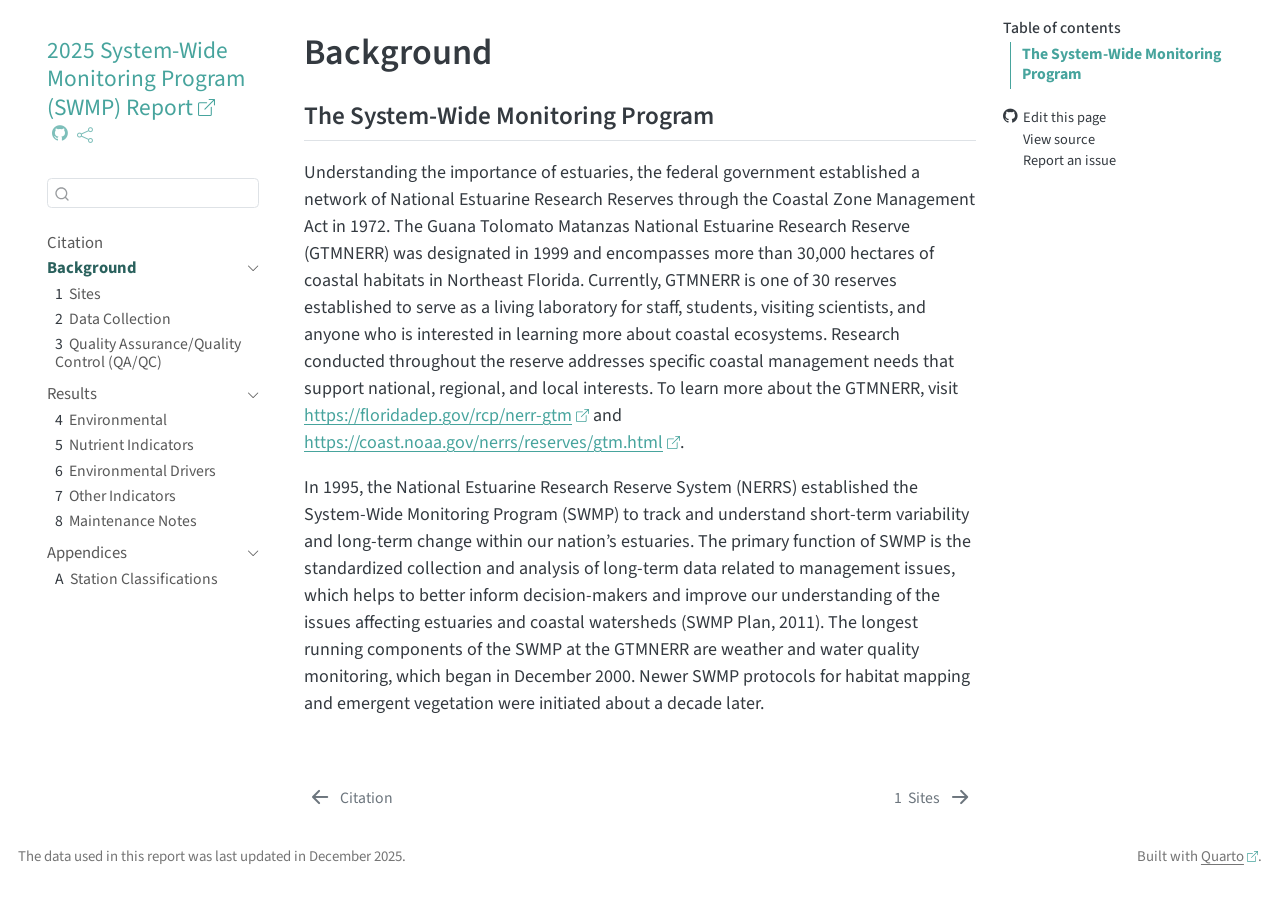
<file: docs/text/background.html>
<!DOCTYPE html>
<html xmlns="http://www.w3.org/1999/xhtml" lang="en" xml:lang="en"><head>

<meta charset="utf-8">
<meta name="generator" content="quarto-1.5.57">

<meta name="viewport" content="width=device-width, initial-scale=1.0, user-scalable=yes">


<title>Background – 2025 System-Wide Monitoring Program (SWMP) Report</title>
<style>
code{white-space: pre-wrap;}
span.smallcaps{font-variant: small-caps;}
div.columns{display: flex; gap: min(4vw, 1.5em);}
div.column{flex: auto; overflow-x: auto;}
div.hanging-indent{margin-left: 1.5em; text-indent: -1.5em;}
ul.task-list{list-style: none;}
ul.task-list li input[type="checkbox"] {
  width: 0.8em;
  margin: 0 0.8em 0.2em -1em; /* quarto-specific, see https://github.com/quarto-dev/quarto-cli/issues/4556 */ 
  vertical-align: middle;
}
</style>


<script src="../site_libs/quarto-nav/quarto-nav.js"></script>
<script src="../site_libs/quarto-nav/headroom.min.js"></script>
<script src="../site_libs/clipboard/clipboard.min.js"></script>
<script src="../site_libs/quarto-search/autocomplete.umd.js"></script>
<script src="../site_libs/quarto-search/fuse.min.js"></script>
<script src="../site_libs/quarto-search/quarto-search.js"></script>
<meta name="quarto:offset" content="../">
<link href="../text/sites.html" rel="next">
<link href="../index.html" rel="prev">
<link href="../images/friends-logo.png" rel="icon" type="image/png">
<script src="../site_libs/quarto-html/quarto.js"></script>
<script src="../site_libs/quarto-html/popper.min.js"></script>
<script src="../site_libs/quarto-html/tippy.umd.min.js"></script>
<script src="../site_libs/quarto-html/anchor.min.js"></script>
<link href="../site_libs/quarto-html/tippy.css" rel="stylesheet">
<link href="../site_libs/quarto-html/quarto-syntax-highlighting.css" rel="stylesheet" id="quarto-text-highlighting-styles">
<script src="../site_libs/bootstrap/bootstrap.min.js"></script>
<link href="../site_libs/bootstrap/bootstrap-icons.css" rel="stylesheet">
<link href="../site_libs/bootstrap/bootstrap.min.css" rel="stylesheet" id="quarto-bootstrap" data-mode="light">
<script id="quarto-search-options" type="application/json">{
  "location": "sidebar",
  "copy-button": false,
  "collapse-after": 3,
  "panel-placement": "start",
  "type": "textbox",
  "limit": 50,
  "keyboard-shortcut": [
    "f",
    "/",
    "s"
  ],
  "show-item-context": false,
  "language": {
    "search-no-results-text": "No results",
    "search-matching-documents-text": "matching documents",
    "search-copy-link-title": "Copy link to search",
    "search-hide-matches-text": "Hide additional matches",
    "search-more-match-text": "more match in this document",
    "search-more-matches-text": "more matches in this document",
    "search-clear-button-title": "Clear",
    "search-text-placeholder": "",
    "search-detached-cancel-button-title": "Cancel",
    "search-submit-button-title": "Submit",
    "search-label": "Search"
  }
}</script>


</head>

<body class="nav-sidebar floating">

<div id="quarto-search-results"></div>
  <header id="quarto-header" class="headroom fixed-top">
  <nav class="quarto-secondary-nav">
    <div class="container-fluid d-flex">
      <button type="button" class="quarto-btn-toggle btn" data-bs-toggle="collapse" role="button" data-bs-target=".quarto-sidebar-collapse-item" aria-controls="quarto-sidebar" aria-expanded="false" aria-label="Toggle sidebar navigation" onclick="if (window.quartoToggleHeadroom) { window.quartoToggleHeadroom(); }">
        <i class="bi bi-layout-text-sidebar-reverse"></i>
      </button>
        <nav class="quarto-page-breadcrumbs" aria-label="breadcrumb"><ol class="breadcrumb"><li class="breadcrumb-item"><a href="../text/background.html">Background</a></li></ol></nav>
        <a class="flex-grow-1" role="navigation" data-bs-toggle="collapse" data-bs-target=".quarto-sidebar-collapse-item" aria-controls="quarto-sidebar" aria-expanded="false" aria-label="Toggle sidebar navigation" onclick="if (window.quartoToggleHeadroom) { window.quartoToggleHeadroom(); }">      
        </a>
      <button type="button" class="btn quarto-search-button" aria-label="Search" onclick="window.quartoOpenSearch();">
        <i class="bi bi-search"></i>
      </button>
    </div>
  </nav>
</header>
<!-- content -->
<div id="quarto-content" class="quarto-container page-columns page-rows-contents page-layout-article">
<!-- sidebar -->
  <nav id="quarto-sidebar" class="sidebar collapse collapse-horizontal quarto-sidebar-collapse-item sidebar-navigation floating overflow-auto">
    <div class="pt-lg-2 mt-2 text-left sidebar-header">
    <div class="sidebar-title mb-0 py-0">
      <a href="../">2025 System-Wide Monitoring Program (SWMP) Report</a> 
        <div class="sidebar-tools-main">
    <a href="https://github.com/GTMNERR/2025_Annual_Report" title="Source Code" class="quarto-navigation-tool px-1" aria-label="Source Code"><i class="bi bi-github"></i></a>
    <div class="dropdown">
      <a href="" title="Share" id="quarto-navigation-tool-dropdown-0" class="quarto-navigation-tool dropdown-toggle px-1" data-bs-toggle="dropdown" aria-expanded="false" role="link" aria-label="Share"><i class="bi bi-share"></i></a>
      <ul class="dropdown-menu" aria-labelledby="quarto-navigation-tool-dropdown-0">
          <li>
            <a class="dropdown-item sidebar-tools-main-item" href="https://twitter.com/intent/tweet?url=|url|">
              <i class="bi bi-twitter pe-1"></i>
            Twitter
            </a>
          </li>
          <li>
            <a class="dropdown-item sidebar-tools-main-item" href="https://www.facebook.com/sharer/sharer.php?u=|url|">
              <i class="bi bi-facebook pe-1"></i>
            Facebook
            </a>
          </li>
      </ul>
    </div>
</div>
    </div>
      </div>
        <div class="mt-2 flex-shrink-0 align-items-center">
        <div class="sidebar-search">
        <div id="quarto-search" class="" title="Search"></div>
        </div>
        </div>
    <div class="sidebar-menu-container"> 
    <ul class="list-unstyled mt-1">
        <li class="sidebar-item">
  <div class="sidebar-item-container"> 
  <a href="../index.html" class="sidebar-item-text sidebar-link">
 <span class="menu-text">Citation</span></a>
  </div>
</li>
        <li class="sidebar-item sidebar-item-section">
      <div class="sidebar-item-container"> 
            <a href="../text/background.html" class="sidebar-item-text sidebar-link active">
 <span class="menu-text">Background</span></a>
          <a class="sidebar-item-toggle text-start" data-bs-toggle="collapse" data-bs-target="#quarto-sidebar-section-1" role="navigation" aria-expanded="true" aria-label="Toggle section">
            <i class="bi bi-chevron-right ms-2"></i>
          </a> 
      </div>
      <ul id="quarto-sidebar-section-1" class="collapse list-unstyled sidebar-section depth1 show">  
          <li class="sidebar-item">
  <div class="sidebar-item-container"> 
  <a href="../text/sites.html" class="sidebar-item-text sidebar-link">
 <span class="menu-text"><span class="chapter-number">1</span>&nbsp; <span class="chapter-title">Sites</span></span></a>
  </div>
</li>
          <li class="sidebar-item">
  <div class="sidebar-item-container"> 
  <a href="../text/collection.html" class="sidebar-item-text sidebar-link">
 <span class="menu-text"><span class="chapter-number">2</span>&nbsp; <span class="chapter-title">Data Collection</span></span></a>
  </div>
</li>
          <li class="sidebar-item">
  <div class="sidebar-item-container"> 
  <a href="../text/qaqc.html" class="sidebar-item-text sidebar-link">
 <span class="menu-text"><span class="chapter-number">3</span>&nbsp; <span class="chapter-title">Quality Assurance/Quality Control (QA/QC)</span></span></a>
  </div>
</li>
      </ul>
  </li>
        <li class="sidebar-item sidebar-item-section">
      <div class="sidebar-item-container"> 
            <a href="../text/results.html" class="sidebar-item-text sidebar-link">
 <span class="menu-text">Results</span></a>
          <a class="sidebar-item-toggle text-start" data-bs-toggle="collapse" data-bs-target="#quarto-sidebar-section-2" role="navigation" aria-expanded="true" aria-label="Toggle section">
            <i class="bi bi-chevron-right ms-2"></i>
          </a> 
      </div>
      <ul id="quarto-sidebar-section-2" class="collapse list-unstyled sidebar-section depth1 show">  
          <li class="sidebar-item">
  <div class="sidebar-item-container"> 
  <a href="../text/environmental.html" class="sidebar-item-text sidebar-link">
 <span class="menu-text"><span class="chapter-number">4</span>&nbsp; <span class="chapter-title">Environmental</span></span></a>
  </div>
</li>
          <li class="sidebar-item">
  <div class="sidebar-item-container"> 
  <a href="../text/nut-indicators.html" class="sidebar-item-text sidebar-link">
 <span class="menu-text"><span class="chapter-number">5</span>&nbsp; <span class="chapter-title">Nutrient Indicators</span></span></a>
  </div>
</li>
          <li class="sidebar-item">
  <div class="sidebar-item-container"> 
  <a href="../text/environmental-drivers.html" class="sidebar-item-text sidebar-link">
 <span class="menu-text"><span class="chapter-number">6</span>&nbsp; <span class="chapter-title">Environmental Drivers</span></span></a>
  </div>
</li>
          <li class="sidebar-item">
  <div class="sidebar-item-container"> 
  <a href="../text/misc-bac.html" class="sidebar-item-text sidebar-link">
 <span class="menu-text"><span class="chapter-number">7</span>&nbsp; <span class="chapter-title">Other Indicators</span></span></a>
  </div>
</li>
          <li class="sidebar-item">
  <div class="sidebar-item-container"> 
  <a href="../text/maintenance.html" class="sidebar-item-text sidebar-link">
 <span class="menu-text"><span class="chapter-number">8</span>&nbsp; <span class="chapter-title">Maintenance Notes</span></span></a>
  </div>
</li>
      </ul>
  </li>
        <li class="sidebar-item sidebar-item-section">
      <div class="sidebar-item-container"> 
            <a class="sidebar-item-text sidebar-link text-start" data-bs-toggle="collapse" data-bs-target="#quarto-sidebar-section-3" role="navigation" aria-expanded="true">
 <span class="menu-text">Appendices</span></a>
          <a class="sidebar-item-toggle text-start" data-bs-toggle="collapse" data-bs-target="#quarto-sidebar-section-3" role="navigation" aria-expanded="true" aria-label="Toggle section">
            <i class="bi bi-chevron-right ms-2"></i>
          </a> 
      </div>
      <ul id="quarto-sidebar-section-3" class="collapse list-unstyled sidebar-section depth1 show">  
          <li class="sidebar-item">
  <div class="sidebar-item-container"> 
  <a href="../text/a1-cmecs.html" class="sidebar-item-text sidebar-link">
 <span class="menu-text"><span class="chapter-number">A</span>&nbsp; <span class="chapter-title">Station Classifications</span></span></a>
  </div>
</li>
      </ul>
  </li>
    </ul>
    </div>
</nav>
<div id="quarto-sidebar-glass" class="quarto-sidebar-collapse-item" data-bs-toggle="collapse" data-bs-target=".quarto-sidebar-collapse-item"></div>
<!-- margin-sidebar -->
    <div id="quarto-margin-sidebar" class="sidebar margin-sidebar">
        <nav id="TOC" role="doc-toc" class="toc-active">
    <h2 id="toc-title">Table of contents</h2>
   
  <ul>
  <li><a href="#the-system-wide-monitoring-program" id="toc-the-system-wide-monitoring-program" class="nav-link active" data-scroll-target="#the-system-wide-monitoring-program">The System-Wide Monitoring Program</a></li>
  </ul>
<div class="toc-actions"><ul><li><a href="https://github.com/GTMNERR/2025_Annual_Report/edit/main/text/background.qmd" class="toc-action"><i class="bi bi-github"></i>Edit this page</a></li><li><a href="https://github.com/GTMNERR/2025_Annual_Report/blob/main/text/background.qmd" class="toc-action"><i class="bi empty"></i>View source</a></li><li><a href="https://github.com/GTMNERR/2025_Annual_Report/issues/new" class="toc-action"><i class="bi empty"></i>Report an issue</a></li></ul></div></nav>
    </div>
<!-- main -->
<main class="content" id="quarto-document-content">

<header id="title-block-header" class="quarto-title-block default">
<div class="quarto-title">
<h1 class="title">Background</h1>
</div>



<div class="quarto-title-meta">

    
  
    
  </div>
  


</header>


<section id="the-system-wide-monitoring-program" class="level2">
<h2 class="anchored" data-anchor-id="the-system-wide-monitoring-program">The System-Wide Monitoring Program</h2>
<p>Understanding the importance of estuaries, the federal government established a network of National Estuarine Research Reserves through the Coastal Zone Management Act in 1972. The Guana Tolomato Matanzas National Estuarine Research Reserve (GTMNERR) was designated in 1999 and encompasses more than 30,000 hectares of coastal habitats in Northeast Florida. Currently, GTMNERR is one of 30 reserves established to serve as a living laboratory for staff, students, visiting scientists, and anyone who is interested in learning more about coastal ecosystems. Research conducted throughout the reserve addresses specific coastal management needs that support national, regional, and local interests. To learn more about the GTMNERR, visit <a href="https://floridadep.gov/rcp/nerr-gtm" class="uri">https://floridadep.gov/rcp/nerr-gtm</a> and <a href="https://coast.noaa.gov/nerrs/reserves/gtm.html" class="uri">https://coast.noaa.gov/nerrs/reserves/gtm.html</a>.</p>
<p>In 1995, the National Estuarine Research Reserve System (NERRS) established the System-Wide Monitoring Program (SWMP) to track and understand short-term variability and long-term change within our nation’s estuaries. The primary function of SWMP is the standardized collection and analysis of long-term data related to management issues, which helps to better inform decision-makers and improve our understanding of the issues affecting estuaries and coastal watersheds (SWMP Plan, 2011). The longest running components of the SWMP at the GTMNERR are weather and water quality monitoring, which began in December 2000. Newer SWMP protocols for habitat mapping and emergent vegetation were initiated about a decade later.</p>


</section>

</main> <!-- /main -->
<script id="quarto-html-after-body" type="application/javascript">
window.document.addEventListener("DOMContentLoaded", function (event) {
  const toggleBodyColorMode = (bsSheetEl) => {
    const mode = bsSheetEl.getAttribute("data-mode");
    const bodyEl = window.document.querySelector("body");
    if (mode === "dark") {
      bodyEl.classList.add("quarto-dark");
      bodyEl.classList.remove("quarto-light");
    } else {
      bodyEl.classList.add("quarto-light");
      bodyEl.classList.remove("quarto-dark");
    }
  }
  const toggleBodyColorPrimary = () => {
    const bsSheetEl = window.document.querySelector("link#quarto-bootstrap");
    if (bsSheetEl) {
      toggleBodyColorMode(bsSheetEl);
    }
  }
  toggleBodyColorPrimary();  
  const icon = "";
  const anchorJS = new window.AnchorJS();
  anchorJS.options = {
    placement: 'right',
    icon: icon
  };
  anchorJS.add('.anchored');
  const isCodeAnnotation = (el) => {
    for (const clz of el.classList) {
      if (clz.startsWith('code-annotation-')) {                     
        return true;
      }
    }
    return false;
  }
  const onCopySuccess = function(e) {
    // button target
    const button = e.trigger;
    // don't keep focus
    button.blur();
    // flash "checked"
    button.classList.add('code-copy-button-checked');
    var currentTitle = button.getAttribute("title");
    button.setAttribute("title", "Copied!");
    let tooltip;
    if (window.bootstrap) {
      button.setAttribute("data-bs-toggle", "tooltip");
      button.setAttribute("data-bs-placement", "left");
      button.setAttribute("data-bs-title", "Copied!");
      tooltip = new bootstrap.Tooltip(button, 
        { trigger: "manual", 
          customClass: "code-copy-button-tooltip",
          offset: [0, -8]});
      tooltip.show();    
    }
    setTimeout(function() {
      if (tooltip) {
        tooltip.hide();
        button.removeAttribute("data-bs-title");
        button.removeAttribute("data-bs-toggle");
        button.removeAttribute("data-bs-placement");
      }
      button.setAttribute("title", currentTitle);
      button.classList.remove('code-copy-button-checked');
    }, 1000);
    // clear code selection
    e.clearSelection();
  }
  const getTextToCopy = function(trigger) {
      const codeEl = trigger.previousElementSibling.cloneNode(true);
      for (const childEl of codeEl.children) {
        if (isCodeAnnotation(childEl)) {
          childEl.remove();
        }
      }
      return codeEl.innerText;
  }
  const clipboard = new window.ClipboardJS('.code-copy-button:not([data-in-quarto-modal])', {
    text: getTextToCopy
  });
  clipboard.on('success', onCopySuccess);
  if (window.document.getElementById('quarto-embedded-source-code-modal')) {
    // For code content inside modals, clipBoardJS needs to be initialized with a container option
    // TODO: Check when it could be a function (https://github.com/zenorocha/clipboard.js/issues/860)
    const clipboardModal = new window.ClipboardJS('.code-copy-button[data-in-quarto-modal]', {
      text: getTextToCopy,
      container: window.document.getElementById('quarto-embedded-source-code-modal')
    });
    clipboardModal.on('success', onCopySuccess);
  }
    var localhostRegex = new RegExp(/^(?:http|https):\/\/localhost\:?[0-9]*\//);
    var mailtoRegex = new RegExp(/^mailto:/);
      var filterRegex = new RegExp("https:\/\/GTMNERR\.github\.io\/2025_Annual_Report");
    var isInternal = (href) => {
        return filterRegex.test(href) || localhostRegex.test(href) || mailtoRegex.test(href);
    }
    // Inspect non-navigation links and adorn them if external
 	var links = window.document.querySelectorAll('a[href]:not(.nav-link):not(.navbar-brand):not(.toc-action):not(.sidebar-link):not(.sidebar-item-toggle):not(.pagination-link):not(.no-external):not([aria-hidden]):not(.dropdown-item):not(.quarto-navigation-tool):not(.about-link)');
    for (var i=0; i<links.length; i++) {
      const link = links[i];
      if (!isInternal(link.href)) {
        // undo the damage that might have been done by quarto-nav.js in the case of
        // links that we want to consider external
        if (link.dataset.originalHref !== undefined) {
          link.href = link.dataset.originalHref;
        }
          // target, if specified
          link.setAttribute("target", "_blank");
          if (link.getAttribute("rel") === null) {
            link.setAttribute("rel", "noopener");
          }
          // default icon
          link.classList.add("external");
      }
    }
  function tippyHover(el, contentFn, onTriggerFn, onUntriggerFn) {
    const config = {
      allowHTML: true,
      maxWidth: 500,
      delay: 100,
      arrow: false,
      appendTo: function(el) {
          return el.parentElement;
      },
      interactive: true,
      interactiveBorder: 10,
      theme: 'quarto',
      placement: 'bottom-start',
    };
    if (contentFn) {
      config.content = contentFn;
    }
    if (onTriggerFn) {
      config.onTrigger = onTriggerFn;
    }
    if (onUntriggerFn) {
      config.onUntrigger = onUntriggerFn;
    }
    window.tippy(el, config); 
  }
  const noterefs = window.document.querySelectorAll('a[role="doc-noteref"]');
  for (var i=0; i<noterefs.length; i++) {
    const ref = noterefs[i];
    tippyHover(ref, function() {
      // use id or data attribute instead here
      let href = ref.getAttribute('data-footnote-href') || ref.getAttribute('href');
      try { href = new URL(href).hash; } catch {}
      const id = href.replace(/^#\/?/, "");
      const note = window.document.getElementById(id);
      if (note) {
        return note.innerHTML;
      } else {
        return "";
      }
    });
  }
  const xrefs = window.document.querySelectorAll('a.quarto-xref');
  const processXRef = (id, note) => {
    // Strip column container classes
    const stripColumnClz = (el) => {
      el.classList.remove("page-full", "page-columns");
      if (el.children) {
        for (const child of el.children) {
          stripColumnClz(child);
        }
      }
    }
    stripColumnClz(note)
    if (id === null || id.startsWith('sec-')) {
      // Special case sections, only their first couple elements
      const container = document.createElement("div");
      if (note.children && note.children.length > 2) {
        container.appendChild(note.children[0].cloneNode(true));
        for (let i = 1; i < note.children.length; i++) {
          const child = note.children[i];
          if (child.tagName === "P" && child.innerText === "") {
            continue;
          } else {
            container.appendChild(child.cloneNode(true));
            break;
          }
        }
        if (window.Quarto?.typesetMath) {
          window.Quarto.typesetMath(container);
        }
        return container.innerHTML
      } else {
        if (window.Quarto?.typesetMath) {
          window.Quarto.typesetMath(note);
        }
        return note.innerHTML;
      }
    } else {
      // Remove any anchor links if they are present
      const anchorLink = note.querySelector('a.anchorjs-link');
      if (anchorLink) {
        anchorLink.remove();
      }
      if (window.Quarto?.typesetMath) {
        window.Quarto.typesetMath(note);
      }
      // TODO in 1.5, we should make sure this works without a callout special case
      if (note.classList.contains("callout")) {
        return note.outerHTML;
      } else {
        return note.innerHTML;
      }
    }
  }
  for (var i=0; i<xrefs.length; i++) {
    const xref = xrefs[i];
    tippyHover(xref, undefined, function(instance) {
      instance.disable();
      let url = xref.getAttribute('href');
      let hash = undefined; 
      if (url.startsWith('#')) {
        hash = url;
      } else {
        try { hash = new URL(url).hash; } catch {}
      }
      if (hash) {
        const id = hash.replace(/^#\/?/, "");
        const note = window.document.getElementById(id);
        if (note !== null) {
          try {
            const html = processXRef(id, note.cloneNode(true));
            instance.setContent(html);
          } finally {
            instance.enable();
            instance.show();
          }
        } else {
          // See if we can fetch this
          fetch(url.split('#')[0])
          .then(res => res.text())
          .then(html => {
            const parser = new DOMParser();
            const htmlDoc = parser.parseFromString(html, "text/html");
            const note = htmlDoc.getElementById(id);
            if (note !== null) {
              const html = processXRef(id, note);
              instance.setContent(html);
            } 
          }).finally(() => {
            instance.enable();
            instance.show();
          });
        }
      } else {
        // See if we can fetch a full url (with no hash to target)
        // This is a special case and we should probably do some content thinning / targeting
        fetch(url)
        .then(res => res.text())
        .then(html => {
          const parser = new DOMParser();
          const htmlDoc = parser.parseFromString(html, "text/html");
          const note = htmlDoc.querySelector('main.content');
          if (note !== null) {
            // This should only happen for chapter cross references
            // (since there is no id in the URL)
            // remove the first header
            if (note.children.length > 0 && note.children[0].tagName === "HEADER") {
              note.children[0].remove();
            }
            const html = processXRef(null, note);
            instance.setContent(html);
          } 
        }).finally(() => {
          instance.enable();
          instance.show();
        });
      }
    }, function(instance) {
    });
  }
      let selectedAnnoteEl;
      const selectorForAnnotation = ( cell, annotation) => {
        let cellAttr = 'data-code-cell="' + cell + '"';
        let lineAttr = 'data-code-annotation="' +  annotation + '"';
        const selector = 'span[' + cellAttr + '][' + lineAttr + ']';
        return selector;
      }
      const selectCodeLines = (annoteEl) => {
        const doc = window.document;
        const targetCell = annoteEl.getAttribute("data-target-cell");
        const targetAnnotation = annoteEl.getAttribute("data-target-annotation");
        const annoteSpan = window.document.querySelector(selectorForAnnotation(targetCell, targetAnnotation));
        const lines = annoteSpan.getAttribute("data-code-lines").split(",");
        const lineIds = lines.map((line) => {
          return targetCell + "-" + line;
        })
        let top = null;
        let height = null;
        let parent = null;
        if (lineIds.length > 0) {
            //compute the position of the single el (top and bottom and make a div)
            const el = window.document.getElementById(lineIds[0]);
            top = el.offsetTop;
            height = el.offsetHeight;
            parent = el.parentElement.parentElement;
          if (lineIds.length > 1) {
            const lastEl = window.document.getElementById(lineIds[lineIds.length - 1]);
            const bottom = lastEl.offsetTop + lastEl.offsetHeight;
            height = bottom - top;
          }
          if (top !== null && height !== null && parent !== null) {
            // cook up a div (if necessary) and position it 
            let div = window.document.getElementById("code-annotation-line-highlight");
            if (div === null) {
              div = window.document.createElement("div");
              div.setAttribute("id", "code-annotation-line-highlight");
              div.style.position = 'absolute';
              parent.appendChild(div);
            }
            div.style.top = top - 2 + "px";
            div.style.height = height + 4 + "px";
            div.style.left = 0;
            let gutterDiv = window.document.getElementById("code-annotation-line-highlight-gutter");
            if (gutterDiv === null) {
              gutterDiv = window.document.createElement("div");
              gutterDiv.setAttribute("id", "code-annotation-line-highlight-gutter");
              gutterDiv.style.position = 'absolute';
              const codeCell = window.document.getElementById(targetCell);
              const gutter = codeCell.querySelector('.code-annotation-gutter');
              gutter.appendChild(gutterDiv);
            }
            gutterDiv.style.top = top - 2 + "px";
            gutterDiv.style.height = height + 4 + "px";
          }
          selectedAnnoteEl = annoteEl;
        }
      };
      const unselectCodeLines = () => {
        const elementsIds = ["code-annotation-line-highlight", "code-annotation-line-highlight-gutter"];
        elementsIds.forEach((elId) => {
          const div = window.document.getElementById(elId);
          if (div) {
            div.remove();
          }
        });
        selectedAnnoteEl = undefined;
      };
        // Handle positioning of the toggle
    window.addEventListener(
      "resize",
      throttle(() => {
        elRect = undefined;
        if (selectedAnnoteEl) {
          selectCodeLines(selectedAnnoteEl);
        }
      }, 10)
    );
    function throttle(fn, ms) {
    let throttle = false;
    let timer;
      return (...args) => {
        if(!throttle) { // first call gets through
            fn.apply(this, args);
            throttle = true;
        } else { // all the others get throttled
            if(timer) clearTimeout(timer); // cancel #2
            timer = setTimeout(() => {
              fn.apply(this, args);
              timer = throttle = false;
            }, ms);
        }
      };
    }
      // Attach click handler to the DT
      const annoteDls = window.document.querySelectorAll('dt[data-target-cell]');
      for (const annoteDlNode of annoteDls) {
        annoteDlNode.addEventListener('click', (event) => {
          const clickedEl = event.target;
          if (clickedEl !== selectedAnnoteEl) {
            unselectCodeLines();
            const activeEl = window.document.querySelector('dt[data-target-cell].code-annotation-active');
            if (activeEl) {
              activeEl.classList.remove('code-annotation-active');
            }
            selectCodeLines(clickedEl);
            clickedEl.classList.add('code-annotation-active');
          } else {
            // Unselect the line
            unselectCodeLines();
            clickedEl.classList.remove('code-annotation-active');
          }
        });
      }
  const findCites = (el) => {
    const parentEl = el.parentElement;
    if (parentEl) {
      const cites = parentEl.dataset.cites;
      if (cites) {
        return {
          el,
          cites: cites.split(' ')
        };
      } else {
        return findCites(el.parentElement)
      }
    } else {
      return undefined;
    }
  };
  var bibliorefs = window.document.querySelectorAll('a[role="doc-biblioref"]');
  for (var i=0; i<bibliorefs.length; i++) {
    const ref = bibliorefs[i];
    const citeInfo = findCites(ref);
    if (citeInfo) {
      tippyHover(citeInfo.el, function() {
        var popup = window.document.createElement('div');
        citeInfo.cites.forEach(function(cite) {
          var citeDiv = window.document.createElement('div');
          citeDiv.classList.add('hanging-indent');
          citeDiv.classList.add('csl-entry');
          var biblioDiv = window.document.getElementById('ref-' + cite);
          if (biblioDiv) {
            citeDiv.innerHTML = biblioDiv.innerHTML;
          }
          popup.appendChild(citeDiv);
        });
        return popup.innerHTML;
      });
    }
  }
});
</script>
<nav class="page-navigation">
  <div class="nav-page nav-page-previous">
      <a href="../index.html" class="pagination-link" aria-label="Citation">
        <i class="bi bi-arrow-left-short"></i> <span class="nav-page-text">Citation</span>
      </a>          
  </div>
  <div class="nav-page nav-page-next">
      <a href="../text/sites.html" class="pagination-link" aria-label="Sites">
        <span class="nav-page-text"><span class="chapter-number">1</span>&nbsp; <span class="chapter-title">Sites</span></span> <i class="bi bi-arrow-right-short"></i>
      </a>
  </div>
</nav>
</div> <!-- /content -->
<footer class="footer">
  <div class="nav-footer">
    <div class="nav-footer-left">
<p>The data used in this report was last updated in December 2025.</p>
</div>   
    <div class="nav-footer-center">
      &nbsp;
    <div class="toc-actions d-sm-block d-md-none"><ul><li><a href="https://github.com/GTMNERR/2025_Annual_Report/edit/main/text/background.qmd" class="toc-action"><i class="bi bi-github"></i>Edit this page</a></li><li><a href="https://github.com/GTMNERR/2025_Annual_Report/blob/main/text/background.qmd" class="toc-action"><i class="bi empty"></i>View source</a></li><li><a href="https://github.com/GTMNERR/2025_Annual_Report/issues/new" class="toc-action"><i class="bi empty"></i>Report an issue</a></li></ul></div></div>
    <div class="nav-footer-right">
<p>Built with <a href="https://quarto.org/">Quarto</a>.</p>
</div>
  </div>
</footer>




</body></html>
</file>
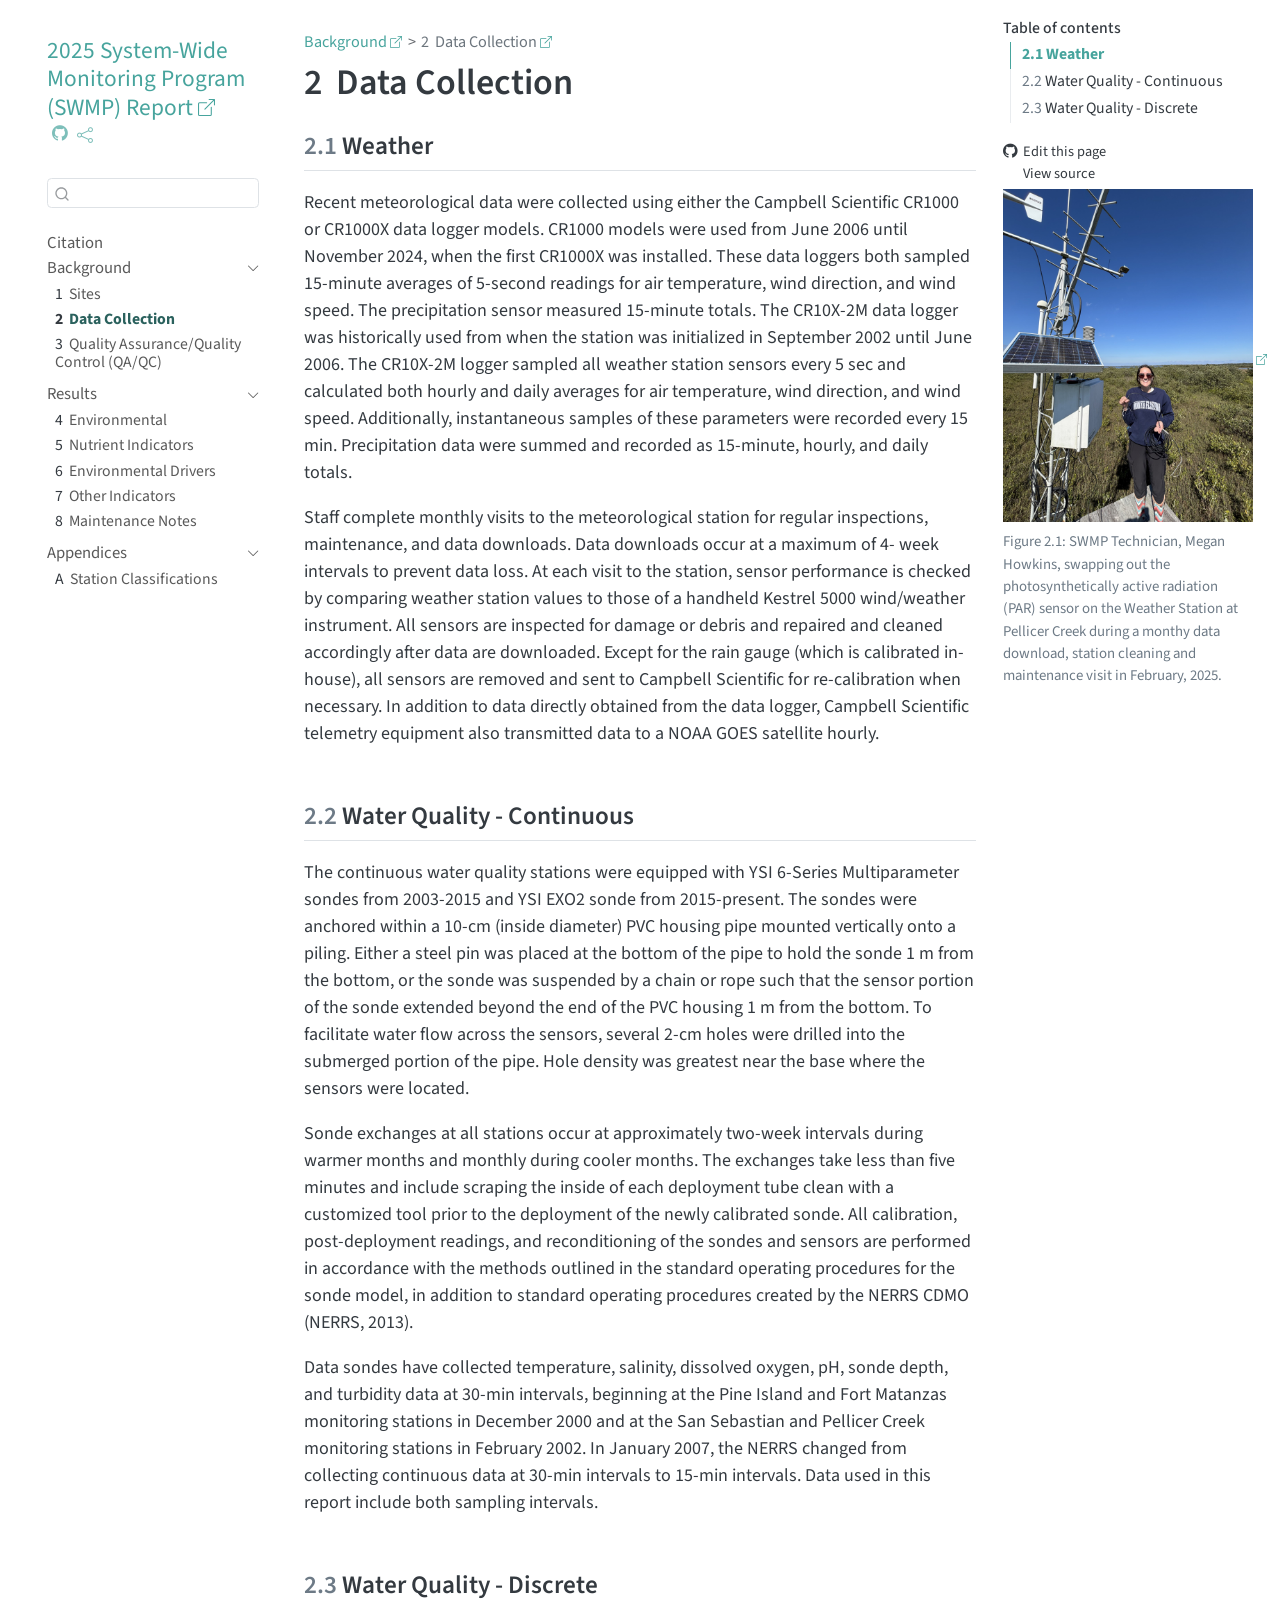
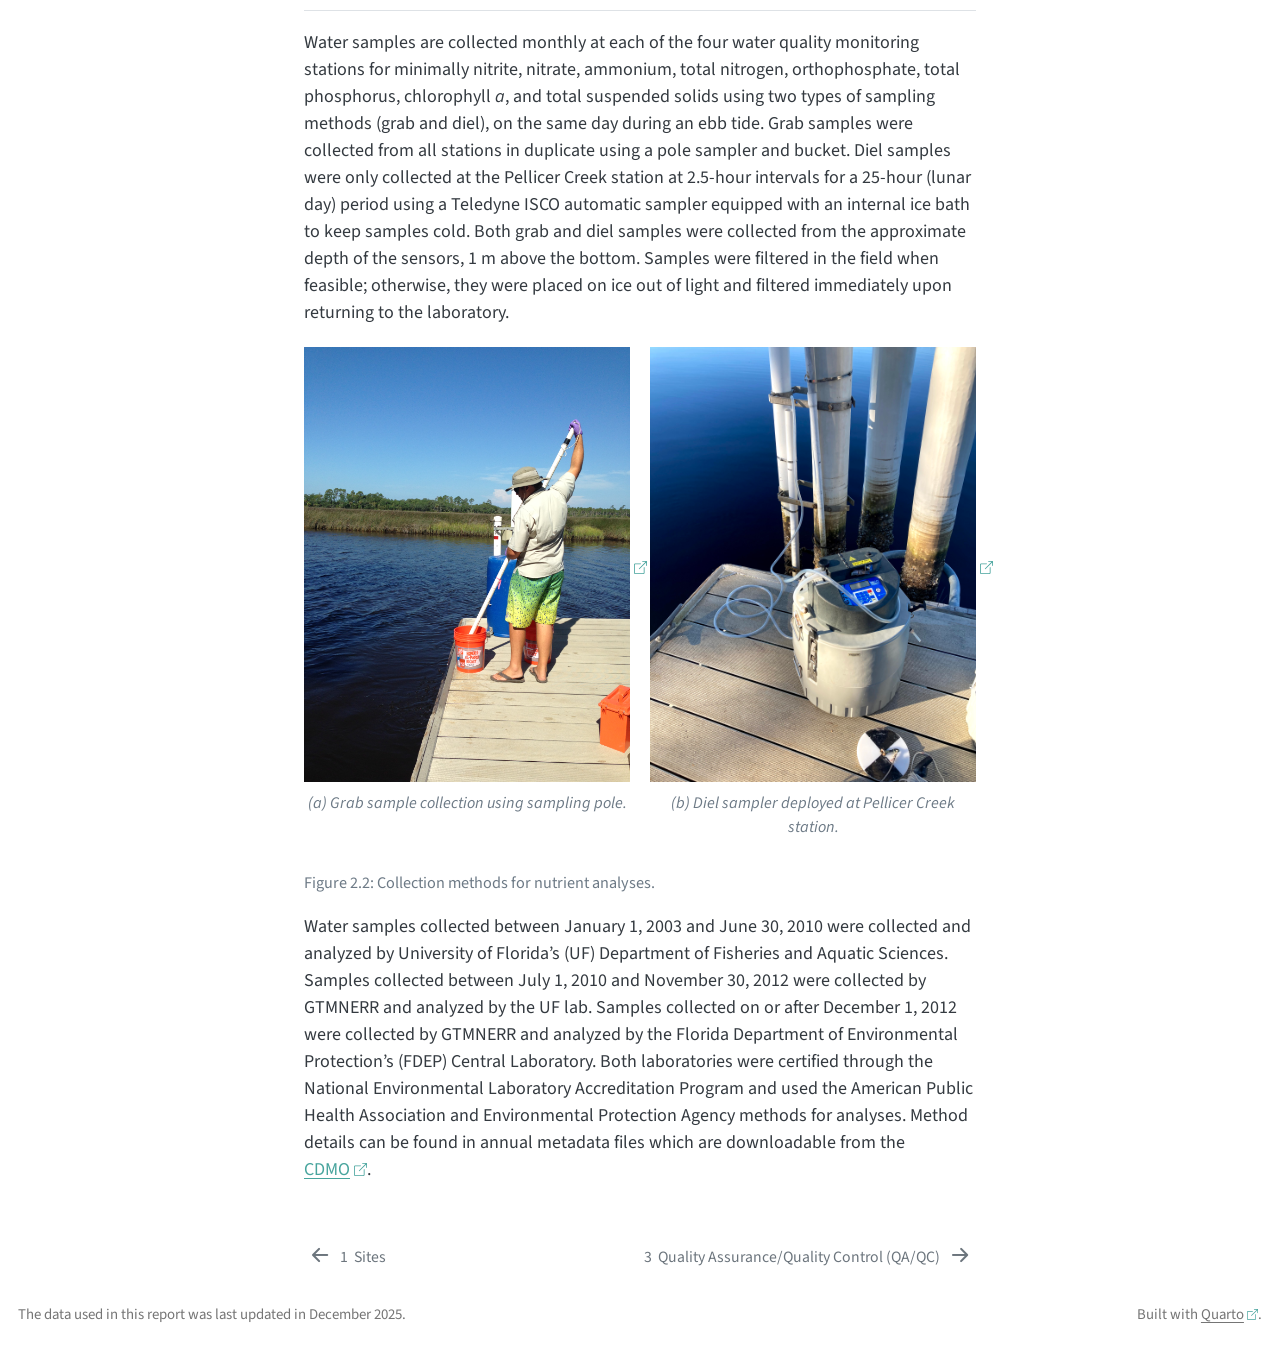
<file: docs/text/collection.html>
<!DOCTYPE html>
<html xmlns="http://www.w3.org/1999/xhtml" lang="en" xml:lang="en"><head>

<meta charset="utf-8">
<meta name="generator" content="quarto-1.5.57">

<meta name="viewport" content="width=device-width, initial-scale=1.0, user-scalable=yes">


<title>2&nbsp; Data Collection – 2025 System-Wide Monitoring Program (SWMP) Report</title>
<style>
code{white-space: pre-wrap;}
span.smallcaps{font-variant: small-caps;}
div.columns{display: flex; gap: min(4vw, 1.5em);}
div.column{flex: auto; overflow-x: auto;}
div.hanging-indent{margin-left: 1.5em; text-indent: -1.5em;}
ul.task-list{list-style: none;}
ul.task-list li input[type="checkbox"] {
  width: 0.8em;
  margin: 0 0.8em 0.2em -1em; /* quarto-specific, see https://github.com/quarto-dev/quarto-cli/issues/4556 */ 
  vertical-align: middle;
}
</style>


<script src="../site_libs/quarto-nav/quarto-nav.js"></script>
<script src="../site_libs/quarto-nav/headroom.min.js"></script>
<script src="../site_libs/clipboard/clipboard.min.js"></script>
<script src="../site_libs/quarto-search/autocomplete.umd.js"></script>
<script src="../site_libs/quarto-search/fuse.min.js"></script>
<script src="../site_libs/quarto-search/quarto-search.js"></script>
<meta name="quarto:offset" content="../">
<link href="../text/qaqc.html" rel="next">
<link href="../text/sites.html" rel="prev">
<link href="../images/friends-logo.png" rel="icon" type="image/png">
<script src="../site_libs/quarto-html/quarto.js"></script>
<script src="../site_libs/quarto-html/popper.min.js"></script>
<script src="../site_libs/quarto-html/tippy.umd.min.js"></script>
<script src="../site_libs/quarto-html/anchor.min.js"></script>
<link href="../site_libs/quarto-html/tippy.css" rel="stylesheet">
<link href="../site_libs/quarto-html/quarto-syntax-highlighting.css" rel="stylesheet" id="quarto-text-highlighting-styles">
<script src="../site_libs/bootstrap/bootstrap.min.js"></script>
<link href="../site_libs/bootstrap/bootstrap-icons.css" rel="stylesheet">
<link href="../site_libs/bootstrap/bootstrap.min.css" rel="stylesheet" id="quarto-bootstrap" data-mode="light">
<script src="../site_libs/quarto-contrib/glightbox/glightbox.min.js"></script>
<link href="../site_libs/quarto-contrib/glightbox/glightbox.min.css" rel="stylesheet">
<link href="../site_libs/quarto-contrib/glightbox/lightbox.css" rel="stylesheet">
<script id="quarto-search-options" type="application/json">{
  "location": "sidebar",
  "copy-button": false,
  "collapse-after": 3,
  "panel-placement": "start",
  "type": "textbox",
  "limit": 50,
  "keyboard-shortcut": [
    "f",
    "/",
    "s"
  ],
  "show-item-context": false,
  "language": {
    "search-no-results-text": "No results",
    "search-matching-documents-text": "matching documents",
    "search-copy-link-title": "Copy link to search",
    "search-hide-matches-text": "Hide additional matches",
    "search-more-match-text": "more match in this document",
    "search-more-matches-text": "more matches in this document",
    "search-clear-button-title": "Clear",
    "search-text-placeholder": "",
    "search-detached-cancel-button-title": "Cancel",
    "search-submit-button-title": "Submit",
    "search-label": "Search"
  }
}</script>


</head>

<body class="nav-sidebar floating slimcontent">

<div id="quarto-search-results"></div>
  <header id="quarto-header" class="headroom fixed-top">
  <nav class="quarto-secondary-nav">
    <div class="container-fluid d-flex">
      <button type="button" class="quarto-btn-toggle btn" data-bs-toggle="collapse" role="button" data-bs-target=".quarto-sidebar-collapse-item" aria-controls="quarto-sidebar" aria-expanded="false" aria-label="Toggle sidebar navigation" onclick="if (window.quartoToggleHeadroom) { window.quartoToggleHeadroom(); }">
        <i class="bi bi-layout-text-sidebar-reverse"></i>
      </button>
        <nav class="quarto-page-breadcrumbs" aria-label="breadcrumb"><ol class="breadcrumb"><li class="breadcrumb-item"><a href="../text/background.html">Background</a></li><li class="breadcrumb-item"><a href="../text/collection.html"><span class="chapter-number">2</span>&nbsp; <span class="chapter-title">Data Collection</span></a></li></ol></nav>
        <a class="flex-grow-1" role="navigation" data-bs-toggle="collapse" data-bs-target=".quarto-sidebar-collapse-item" aria-controls="quarto-sidebar" aria-expanded="false" aria-label="Toggle sidebar navigation" onclick="if (window.quartoToggleHeadroom) { window.quartoToggleHeadroom(); }">      
        </a>
      <button type="button" class="btn quarto-search-button" aria-label="Search" onclick="window.quartoOpenSearch();">
        <i class="bi bi-search"></i>
      </button>
    </div>
  </nav>
</header>
<!-- content -->
<div id="quarto-content" class="quarto-container page-columns page-rows-contents page-layout-article">
<!-- sidebar -->
  <nav id="quarto-sidebar" class="sidebar collapse collapse-horizontal quarto-sidebar-collapse-item sidebar-navigation floating overflow-auto">
    <div class="pt-lg-2 mt-2 text-left sidebar-header">
    <div class="sidebar-title mb-0 py-0">
      <a href="../">2025 System-Wide Monitoring Program (SWMP) Report</a> 
        <div class="sidebar-tools-main">
    <a href="https://github.com/GTMNERR/2025_Annual_Report" title="Source Code" class="quarto-navigation-tool px-1" aria-label="Source Code"><i class="bi bi-github"></i></a>
    <div class="dropdown">
      <a href="" title="Share" id="quarto-navigation-tool-dropdown-0" class="quarto-navigation-tool dropdown-toggle px-1" data-bs-toggle="dropdown" aria-expanded="false" role="link" aria-label="Share"><i class="bi bi-share"></i></a>
      <ul class="dropdown-menu" aria-labelledby="quarto-navigation-tool-dropdown-0">
          <li>
            <a class="dropdown-item sidebar-tools-main-item" href="https://twitter.com/intent/tweet?url=|url|">
              <i class="bi bi-twitter pe-1"></i>
            Twitter
            </a>
          </li>
          <li>
            <a class="dropdown-item sidebar-tools-main-item" href="https://www.facebook.com/sharer/sharer.php?u=|url|">
              <i class="bi bi-facebook pe-1"></i>
            Facebook
            </a>
          </li>
      </ul>
    </div>
</div>
    </div>
      </div>
        <div class="mt-2 flex-shrink-0 align-items-center">
        <div class="sidebar-search">
        <div id="quarto-search" class="" title="Search"></div>
        </div>
        </div>
    <div class="sidebar-menu-container"> 
    <ul class="list-unstyled mt-1">
        <li class="sidebar-item">
  <div class="sidebar-item-container"> 
  <a href="../index.html" class="sidebar-item-text sidebar-link">
 <span class="menu-text">Citation</span></a>
  </div>
</li>
        <li class="sidebar-item sidebar-item-section">
      <div class="sidebar-item-container"> 
            <a href="../text/background.html" class="sidebar-item-text sidebar-link">
 <span class="menu-text">Background</span></a>
          <a class="sidebar-item-toggle text-start" data-bs-toggle="collapse" data-bs-target="#quarto-sidebar-section-1" role="navigation" aria-expanded="true" aria-label="Toggle section">
            <i class="bi bi-chevron-right ms-2"></i>
          </a> 
      </div>
      <ul id="quarto-sidebar-section-1" class="collapse list-unstyled sidebar-section depth1 show">  
          <li class="sidebar-item">
  <div class="sidebar-item-container"> 
  <a href="../text/sites.html" class="sidebar-item-text sidebar-link">
 <span class="menu-text"><span class="chapter-number">1</span>&nbsp; <span class="chapter-title">Sites</span></span></a>
  </div>
</li>
          <li class="sidebar-item">
  <div class="sidebar-item-container"> 
  <a href="../text/collection.html" class="sidebar-item-text sidebar-link active">
 <span class="menu-text"><span class="chapter-number">2</span>&nbsp; <span class="chapter-title">Data Collection</span></span></a>
  </div>
</li>
          <li class="sidebar-item">
  <div class="sidebar-item-container"> 
  <a href="../text/qaqc.html" class="sidebar-item-text sidebar-link">
 <span class="menu-text"><span class="chapter-number">3</span>&nbsp; <span class="chapter-title">Quality Assurance/Quality Control (QA/QC)</span></span></a>
  </div>
</li>
      </ul>
  </li>
        <li class="sidebar-item sidebar-item-section">
      <div class="sidebar-item-container"> 
            <a href="../text/results.html" class="sidebar-item-text sidebar-link">
 <span class="menu-text">Results</span></a>
          <a class="sidebar-item-toggle text-start" data-bs-toggle="collapse" data-bs-target="#quarto-sidebar-section-2" role="navigation" aria-expanded="true" aria-label="Toggle section">
            <i class="bi bi-chevron-right ms-2"></i>
          </a> 
      </div>
      <ul id="quarto-sidebar-section-2" class="collapse list-unstyled sidebar-section depth1 show">  
          <li class="sidebar-item">
  <div class="sidebar-item-container"> 
  <a href="../text/environmental.html" class="sidebar-item-text sidebar-link">
 <span class="menu-text"><span class="chapter-number">4</span>&nbsp; <span class="chapter-title">Environmental</span></span></a>
  </div>
</li>
          <li class="sidebar-item">
  <div class="sidebar-item-container"> 
  <a href="../text/nut-indicators.html" class="sidebar-item-text sidebar-link">
 <span class="menu-text"><span class="chapter-number">5</span>&nbsp; <span class="chapter-title">Nutrient Indicators</span></span></a>
  </div>
</li>
          <li class="sidebar-item">
  <div class="sidebar-item-container"> 
  <a href="../text/environmental-drivers.html" class="sidebar-item-text sidebar-link">
 <span class="menu-text"><span class="chapter-number">6</span>&nbsp; <span class="chapter-title">Environmental Drivers</span></span></a>
  </div>
</li>
          <li class="sidebar-item">
  <div class="sidebar-item-container"> 
  <a href="../text/misc-bac.html" class="sidebar-item-text sidebar-link">
 <span class="menu-text"><span class="chapter-number">7</span>&nbsp; <span class="chapter-title">Other Indicators</span></span></a>
  </div>
</li>
          <li class="sidebar-item">
  <div class="sidebar-item-container"> 
  <a href="../text/maintenance.html" class="sidebar-item-text sidebar-link">
 <span class="menu-text"><span class="chapter-number">8</span>&nbsp; <span class="chapter-title">Maintenance Notes</span></span></a>
  </div>
</li>
      </ul>
  </li>
        <li class="sidebar-item sidebar-item-section">
      <div class="sidebar-item-container"> 
            <a class="sidebar-item-text sidebar-link text-start" data-bs-toggle="collapse" data-bs-target="#quarto-sidebar-section-3" role="navigation" aria-expanded="true">
 <span class="menu-text">Appendices</span></a>
          <a class="sidebar-item-toggle text-start" data-bs-toggle="collapse" data-bs-target="#quarto-sidebar-section-3" role="navigation" aria-expanded="true" aria-label="Toggle section">
            <i class="bi bi-chevron-right ms-2"></i>
          </a> 
      </div>
      <ul id="quarto-sidebar-section-3" class="collapse list-unstyled sidebar-section depth1 show">  
          <li class="sidebar-item">
  <div class="sidebar-item-container"> 
  <a href="../text/a1-cmecs.html" class="sidebar-item-text sidebar-link">
 <span class="menu-text"><span class="chapter-number">A</span>&nbsp; <span class="chapter-title">Station Classifications</span></span></a>
  </div>
</li>
      </ul>
  </li>
    </ul>
    </div>
</nav>
<div id="quarto-sidebar-glass" class="quarto-sidebar-collapse-item" data-bs-toggle="collapse" data-bs-target=".quarto-sidebar-collapse-item"></div>
<!-- margin-sidebar -->
    <div id="quarto-margin-sidebar" class="sidebar margin-sidebar">
        <nav id="TOC" role="doc-toc" class="toc-active">
    <h2 id="toc-title">Table of contents</h2>
   
  <ul>
  <li><a href="#weather" id="toc-weather" class="nav-link active" data-scroll-target="#weather"><span class="header-section-number">2.1</span> Weather</a></li>
  <li><a href="#water-quality---continuous" id="toc-water-quality---continuous" class="nav-link" data-scroll-target="#water-quality---continuous"><span class="header-section-number">2.2</span> Water Quality - Continuous</a></li>
  <li><a href="#water-quality---discrete" id="toc-water-quality---discrete" class="nav-link" data-scroll-target="#water-quality---discrete"><span class="header-section-number">2.3</span> Water Quality - Discrete</a></li>
  </ul>
<div class="toc-actions"><ul><li><a href="https://github.com/GTMNERR/2025_Annual_Report/edit/main/text/collection.qmd" class="toc-action"><i class="bi bi-github"></i>Edit this page</a></li><li><a href="https://github.com/GTMNERR/2025_Annual_Report/blob/main/text/collection.qmd" class="toc-action"><i class="bi empty"></i>View source</a></li><li><a href="https://github.com/GTMNERR/2025_Annual_Report/issues/new" class="toc-action"><i class="bi empty"></i>Report an issue</a></li></ul></div></nav>
    </div>
<!-- main -->
<main class="content page-columns page-full" id="quarto-document-content">

<header id="title-block-header" class="quarto-title-block default"><nav class="quarto-page-breadcrumbs quarto-title-breadcrumbs d-none d-lg-block" aria-label="breadcrumb"><ol class="breadcrumb"><li class="breadcrumb-item"><a href="../text/background.html">Background</a></li><li class="breadcrumb-item"><a href="../text/collection.html"><span class="chapter-number">2</span>&nbsp; <span class="chapter-title">Data Collection</span></a></li></ol></nav>
<div class="quarto-title">
<h1 class="title"><span class="chapter-number">2</span>&nbsp; <span class="chapter-title">Data Collection</span></h1>
</div>



<div class="quarto-title-meta">

    
  
    
  </div>
  


</header>


<section id="weather" class="level2 page-columns page-full" data-number="2.1">
<h2 data-number="2.1" class="anchored" data-anchor-id="weather"><span class="header-section-number">2.1</span> Weather</h2>
<p>Recent meteorological data were collected using either the Campbell Scientific CR1000 or CR1000X data logger models. CR1000 models were used from June 2006 until November 2024, when the first CR1000X was installed. These data loggers both sampled 15-minute averages of 5-second readings for air temperature, wind direction, and wind speed. The precipitation sensor measured 15-minute totals. The CR10X-2M data logger was historically used from when the station was initialized in September 2002 until June 2006. The CR10X-2M logger sampled all weather station sensors every 5 sec and calculated both hourly and daily averages for air temperature, wind direction, and wind speed. Additionally, instantaneous samples of these parameters were recorded every 15 min. Precipitation data were summed and recorded as 15-minute, hourly, and daily totals.</p>

<div class="no-row-height column-margin column-container"><div class="">
<div id="fig-met-station" class="quarto-float quarto-figure quarto-figure-center anchored">
<figure class="quarto-float quarto-float-fig figure">
<div aria-describedby="fig-met-station-caption-0ceaefa1-69ba-4598-a22c-09a6ac19f8ca">
<a href="..\images/Meg_PAR_Fish_MET_pic.jpg" class="lightbox" data-gallery="quarto-lightbox-gallery-1" title="Figure&nbsp;2.1: SWMP Technician, Megan Howkins, swapping out the photosynthetically active radiation (PAR) sensor on the Weather Station at Pellicer Creek during a monthy data download, station cleaning and maintenance visit in February, 2025."><img src="..\images/Meg_PAR_Fish_MET_pic.jpg" class="img-fluid figure-img"></a>
</div>
<figcaption class="quarto-float-caption-bottom quarto-float-caption quarto-float-fig" id="fig-met-station-caption-0ceaefa1-69ba-4598-a22c-09a6ac19f8ca">
Figure&nbsp;2.1: SWMP Technician, Megan Howkins, swapping out the photosynthetically active radiation (PAR) sensor on the Weather Station at Pellicer Creek during a monthy data download, station cleaning and maintenance visit in February, 2025.
</figcaption>
</figure>
</div>
</div></div><p>Staff complete monthly visits to the meteorological station for regular inspections, maintenance, and data downloads. Data downloads occur at a maximum of 4- week intervals to prevent data loss. At each visit to the station, sensor performance is checked by comparing weather station values to those of a handheld Kestrel 5000 wind/weather instrument. All sensors are inspected for damage or debris and repaired and cleaned accordingly after data are downloaded. Except for the rain gauge (which is calibrated in-house), all sensors are removed and sent to Campbell Scientific for re-calibration when necessary. In addition to data directly obtained from the data logger, Campbell Scientific telemetry equipment also transmitted data to a NOAA GOES satellite hourly.</p>
</section>
<section id="water-quality---continuous" class="level2" data-number="2.2">
<h2 data-number="2.2" class="anchored" data-anchor-id="water-quality---continuous"><span class="header-section-number">2.2</span> Water Quality - Continuous</h2>
<p>The continuous water quality stations were equipped with YSI 6-Series Multiparameter sondes from 2003-2015 and YSI EXO2 sonde from 2015-present. The sondes were anchored within a 10-cm (inside diameter) PVC housing pipe mounted vertically onto a piling. Either a steel pin was placed at the bottom of the pipe to hold the sonde 1 m from the bottom, or the sonde was suspended by a chain or rope such that the sensor portion of the sonde extended beyond the end of the PVC housing 1 m from the bottom. To facilitate water flow across the sensors, several 2-cm holes were drilled into the submerged portion of the pipe. Hole density was greatest near the base where the sensors were located.</p>
<p>Sonde exchanges at all stations occur at approximately two-week intervals during warmer months and monthly during cooler months. The exchanges take less than five minutes and include scraping the inside of each deployment tube clean with a customized tool prior to the deployment of the newly calibrated sonde. All calibration, post-deployment readings, and reconditioning of the sondes and sensors are performed in accordance with the methods outlined in the standard operating procedures for the sonde model, in addition to standard operating procedures created by the NERRS CDMO (NERRS, 2013).</p>
<p>Data sondes have collected temperature, salinity, dissolved oxygen, pH, sonde depth, and turbidity data at 30-min intervals, beginning at the Pine Island and Fort Matanzas monitoring stations in December 2000 and at the San Sebastian and Pellicer Creek monitoring stations in February 2002. In January 2007, the NERRS changed from collecting continuous data at 30-min intervals to 15-min intervals. Data used in this report include both sampling intervals.</p>
</section>
<section id="water-quality---discrete" class="level2" data-number="2.3">
<h2 data-number="2.3" class="anchored" data-anchor-id="water-quality---discrete"><span class="header-section-number">2.3</span> Water Quality - Discrete</h2>
<p>Water samples are collected monthly at each of the four water quality monitoring stations for minimally nitrite, nitrate, ammonium, total nitrogen, orthophosphate, total phosphorus, chlorophyll <em>a</em>, and total suspended solids using two types of sampling methods (grab and diel), on the same day during an ebb tide. Grab samples were collected from all stations in duplicate using a pole sampler and bucket. Diel samples were only collected at the Pellicer Creek station at 2.5-hour intervals for a 25-hour (lunar day) period using a Teledyne ISCO automatic sampler equipped with an internal ice bath to keep samples cold. Both grab and diel samples were collected from the approximate depth of the sensors, 1 m above the bottom. Samples were filtered in the field when feasible; otherwise, they were placed on ice out of light and filtered immediately upon returning to the laboratory.</p>
<div id="fig-nut" class="quarto-layout-panel">
<figure class="quarto-float quarto-float-fig figure">
<div aria-describedby="fig-nut-caption-0ceaefa1-69ba-4598-a22c-09a6ac19f8ca">
<div class="quarto-layout-row">
<div class="quarto-layout-cell-subref quarto-layout-cell" data-ref-parent="fig-nut" style="flex-basis: 50.0%;justify-content: flex-start;">
<div id="fig-grab-sample" class="quarto-float quarto-figure quarto-figure-center anchored">
<figure class="quarto-float quarto-subfloat-fig figure">
<div aria-describedby="fig-grab-sample-caption-0ceaefa1-69ba-4598-a22c-09a6ac19f8ca">
<a href="..\images/2016-07-14_silas-pulling-water-PC.jpg" class="lightbox" data-gallery="fig-nut" title="Figure&nbsp;2.2&nbsp;(a): Grab sample collection using sampling pole."><img src="..\images/2016-07-14_silas-pulling-water-PC.jpg" class="img-fluid figure-img" data-ref-parent="fig-nut"></a>
</div>
<figcaption class="quarto-float-caption-bottom quarto-subfloat-caption quarto-subfloat-fig" id="fig-grab-sample-caption-0ceaefa1-69ba-4598-a22c-09a6ac19f8ca">
(a) Grab sample collection using sampling pole.
</figcaption>
</figure>
</div>
</div>
<div class="quarto-layout-cell-subref quarto-layout-cell" data-ref-parent="fig-nut" style="flex-basis: 50.0%;justify-content: flex-start;">
<div id="fig-isco" class="quarto-float quarto-figure quarto-figure-center anchored">
<figure class="quarto-float quarto-subfloat-fig figure">
<div aria-describedby="fig-isco-caption-0ceaefa1-69ba-4598-a22c-09a6ac19f8ca">
<a href="..\images/ISCO-Silas-Tanner.jpg" class="lightbox" data-gallery="fig-nut" title="Figure&nbsp;2.2&nbsp;(b): Diel sampler deployed at Pellicer Creek station."><img src="..\images/ISCO-Silas-Tanner.jpg" class="img-fluid figure-img" data-ref-parent="fig-nut"></a>
</div>
<figcaption class="quarto-float-caption-bottom quarto-subfloat-caption quarto-subfloat-fig" id="fig-isco-caption-0ceaefa1-69ba-4598-a22c-09a6ac19f8ca">
(b) Diel sampler deployed at Pellicer Creek station.
</figcaption>
</figure>
</div>
</div>
</div>
</div>
<figcaption class="quarto-float-caption-bottom quarto-float-caption quarto-float-fig" id="fig-nut-caption-0ceaefa1-69ba-4598-a22c-09a6ac19f8ca">
Figure&nbsp;2.2: Collection methods for nutrient analyses.
</figcaption>
</figure>
</div>
<p>Water samples collected between January 1, 2003 and June 30, 2010 were collected and analyzed by University of Florida’s (UF) Department of Fisheries and Aquatic Sciences. Samples collected between July 1, 2010 and November 30, 2012 were collected by GTMNERR and analyzed by the UF lab. Samples collected on or after December 1, 2012 were collected by GTMNERR and analyzed by the Florida Department of Environmental Protection’s (FDEP) Central Laboratory. Both laboratories were certified through the National Environmental Laboratory Accreditation Program and used the American Public Health Association and Environmental Protection Agency methods for analyses. Method details can be found in annual metadata files which are downloadable from the <a href="https://cdmo.baruch.sc.edu">CDMO</a>.</p>


</section>

</main> <!-- /main -->
<script id="quarto-html-after-body" type="application/javascript">
window.document.addEventListener("DOMContentLoaded", function (event) {
  const toggleBodyColorMode = (bsSheetEl) => {
    const mode = bsSheetEl.getAttribute("data-mode");
    const bodyEl = window.document.querySelector("body");
    if (mode === "dark") {
      bodyEl.classList.add("quarto-dark");
      bodyEl.classList.remove("quarto-light");
    } else {
      bodyEl.classList.add("quarto-light");
      bodyEl.classList.remove("quarto-dark");
    }
  }
  const toggleBodyColorPrimary = () => {
    const bsSheetEl = window.document.querySelector("link#quarto-bootstrap");
    if (bsSheetEl) {
      toggleBodyColorMode(bsSheetEl);
    }
  }
  toggleBodyColorPrimary();  
  const icon = "";
  const anchorJS = new window.AnchorJS();
  anchorJS.options = {
    placement: 'right',
    icon: icon
  };
  anchorJS.add('.anchored');
  const isCodeAnnotation = (el) => {
    for (const clz of el.classList) {
      if (clz.startsWith('code-annotation-')) {                     
        return true;
      }
    }
    return false;
  }
  const onCopySuccess = function(e) {
    // button target
    const button = e.trigger;
    // don't keep focus
    button.blur();
    // flash "checked"
    button.classList.add('code-copy-button-checked');
    var currentTitle = button.getAttribute("title");
    button.setAttribute("title", "Copied!");
    let tooltip;
    if (window.bootstrap) {
      button.setAttribute("data-bs-toggle", "tooltip");
      button.setAttribute("data-bs-placement", "left");
      button.setAttribute("data-bs-title", "Copied!");
      tooltip = new bootstrap.Tooltip(button, 
        { trigger: "manual", 
          customClass: "code-copy-button-tooltip",
          offset: [0, -8]});
      tooltip.show();    
    }
    setTimeout(function() {
      if (tooltip) {
        tooltip.hide();
        button.removeAttribute("data-bs-title");
        button.removeAttribute("data-bs-toggle");
        button.removeAttribute("data-bs-placement");
      }
      button.setAttribute("title", currentTitle);
      button.classList.remove('code-copy-button-checked');
    }, 1000);
    // clear code selection
    e.clearSelection();
  }
  const getTextToCopy = function(trigger) {
      const codeEl = trigger.previousElementSibling.cloneNode(true);
      for (const childEl of codeEl.children) {
        if (isCodeAnnotation(childEl)) {
          childEl.remove();
        }
      }
      return codeEl.innerText;
  }
  const clipboard = new window.ClipboardJS('.code-copy-button:not([data-in-quarto-modal])', {
    text: getTextToCopy
  });
  clipboard.on('success', onCopySuccess);
  if (window.document.getElementById('quarto-embedded-source-code-modal')) {
    // For code content inside modals, clipBoardJS needs to be initialized with a container option
    // TODO: Check when it could be a function (https://github.com/zenorocha/clipboard.js/issues/860)
    const clipboardModal = new window.ClipboardJS('.code-copy-button[data-in-quarto-modal]', {
      text: getTextToCopy,
      container: window.document.getElementById('quarto-embedded-source-code-modal')
    });
    clipboardModal.on('success', onCopySuccess);
  }
    var localhostRegex = new RegExp(/^(?:http|https):\/\/localhost\:?[0-9]*\//);
    var mailtoRegex = new RegExp(/^mailto:/);
      var filterRegex = new RegExp("https:\/\/GTMNERR\.github\.io\/2025_Annual_Report");
    var isInternal = (href) => {
        return filterRegex.test(href) || localhostRegex.test(href) || mailtoRegex.test(href);
    }
    // Inspect non-navigation links and adorn them if external
 	var links = window.document.querySelectorAll('a[href]:not(.nav-link):not(.navbar-brand):not(.toc-action):not(.sidebar-link):not(.sidebar-item-toggle):not(.pagination-link):not(.no-external):not([aria-hidden]):not(.dropdown-item):not(.quarto-navigation-tool):not(.about-link)');
    for (var i=0; i<links.length; i++) {
      const link = links[i];
      if (!isInternal(link.href)) {
        // undo the damage that might have been done by quarto-nav.js in the case of
        // links that we want to consider external
        if (link.dataset.originalHref !== undefined) {
          link.href = link.dataset.originalHref;
        }
          // target, if specified
          link.setAttribute("target", "_blank");
          if (link.getAttribute("rel") === null) {
            link.setAttribute("rel", "noopener");
          }
          // default icon
          link.classList.add("external");
      }
    }
  function tippyHover(el, contentFn, onTriggerFn, onUntriggerFn) {
    const config = {
      allowHTML: true,
      maxWidth: 500,
      delay: 100,
      arrow: false,
      appendTo: function(el) {
          return el.parentElement;
      },
      interactive: true,
      interactiveBorder: 10,
      theme: 'quarto',
      placement: 'bottom-start',
    };
    if (contentFn) {
      config.content = contentFn;
    }
    if (onTriggerFn) {
      config.onTrigger = onTriggerFn;
    }
    if (onUntriggerFn) {
      config.onUntrigger = onUntriggerFn;
    }
    window.tippy(el, config); 
  }
  const noterefs = window.document.querySelectorAll('a[role="doc-noteref"]');
  for (var i=0; i<noterefs.length; i++) {
    const ref = noterefs[i];
    tippyHover(ref, function() {
      // use id or data attribute instead here
      let href = ref.getAttribute('data-footnote-href') || ref.getAttribute('href');
      try { href = new URL(href).hash; } catch {}
      const id = href.replace(/^#\/?/, "");
      const note = window.document.getElementById(id);
      if (note) {
        return note.innerHTML;
      } else {
        return "";
      }
    });
  }
  const xrefs = window.document.querySelectorAll('a.quarto-xref');
  const processXRef = (id, note) => {
    // Strip column container classes
    const stripColumnClz = (el) => {
      el.classList.remove("page-full", "page-columns");
      if (el.children) {
        for (const child of el.children) {
          stripColumnClz(child);
        }
      }
    }
    stripColumnClz(note)
    if (id === null || id.startsWith('sec-')) {
      // Special case sections, only their first couple elements
      const container = document.createElement("div");
      if (note.children && note.children.length > 2) {
        container.appendChild(note.children[0].cloneNode(true));
        for (let i = 1; i < note.children.length; i++) {
          const child = note.children[i];
          if (child.tagName === "P" && child.innerText === "") {
            continue;
          } else {
            container.appendChild(child.cloneNode(true));
            break;
          }
        }
        if (window.Quarto?.typesetMath) {
          window.Quarto.typesetMath(container);
        }
        return container.innerHTML
      } else {
        if (window.Quarto?.typesetMath) {
          window.Quarto.typesetMath(note);
        }
        return note.innerHTML;
      }
    } else {
      // Remove any anchor links if they are present
      const anchorLink = note.querySelector('a.anchorjs-link');
      if (anchorLink) {
        anchorLink.remove();
      }
      if (window.Quarto?.typesetMath) {
        window.Quarto.typesetMath(note);
      }
      // TODO in 1.5, we should make sure this works without a callout special case
      if (note.classList.contains("callout")) {
        return note.outerHTML;
      } else {
        return note.innerHTML;
      }
    }
  }
  for (var i=0; i<xrefs.length; i++) {
    const xref = xrefs[i];
    tippyHover(xref, undefined, function(instance) {
      instance.disable();
      let url = xref.getAttribute('href');
      let hash = undefined; 
      if (url.startsWith('#')) {
        hash = url;
      } else {
        try { hash = new URL(url).hash; } catch {}
      }
      if (hash) {
        const id = hash.replace(/^#\/?/, "");
        const note = window.document.getElementById(id);
        if (note !== null) {
          try {
            const html = processXRef(id, note.cloneNode(true));
            instance.setContent(html);
          } finally {
            instance.enable();
            instance.show();
          }
        } else {
          // See if we can fetch this
          fetch(url.split('#')[0])
          .then(res => res.text())
          .then(html => {
            const parser = new DOMParser();
            const htmlDoc = parser.parseFromString(html, "text/html");
            const note = htmlDoc.getElementById(id);
            if (note !== null) {
              const html = processXRef(id, note);
              instance.setContent(html);
            } 
          }).finally(() => {
            instance.enable();
            instance.show();
          });
        }
      } else {
        // See if we can fetch a full url (with no hash to target)
        // This is a special case and we should probably do some content thinning / targeting
        fetch(url)
        .then(res => res.text())
        .then(html => {
          const parser = new DOMParser();
          const htmlDoc = parser.parseFromString(html, "text/html");
          const note = htmlDoc.querySelector('main.content');
          if (note !== null) {
            // This should only happen for chapter cross references
            // (since there is no id in the URL)
            // remove the first header
            if (note.children.length > 0 && note.children[0].tagName === "HEADER") {
              note.children[0].remove();
            }
            const html = processXRef(null, note);
            instance.setContent(html);
          } 
        }).finally(() => {
          instance.enable();
          instance.show();
        });
      }
    }, function(instance) {
    });
  }
      let selectedAnnoteEl;
      const selectorForAnnotation = ( cell, annotation) => {
        let cellAttr = 'data-code-cell="' + cell + '"';
        let lineAttr = 'data-code-annotation="' +  annotation + '"';
        const selector = 'span[' + cellAttr + '][' + lineAttr + ']';
        return selector;
      }
      const selectCodeLines = (annoteEl) => {
        const doc = window.document;
        const targetCell = annoteEl.getAttribute("data-target-cell");
        const targetAnnotation = annoteEl.getAttribute("data-target-annotation");
        const annoteSpan = window.document.querySelector(selectorForAnnotation(targetCell, targetAnnotation));
        const lines = annoteSpan.getAttribute("data-code-lines").split(",");
        const lineIds = lines.map((line) => {
          return targetCell + "-" + line;
        })
        let top = null;
        let height = null;
        let parent = null;
        if (lineIds.length > 0) {
            //compute the position of the single el (top and bottom and make a div)
            const el = window.document.getElementById(lineIds[0]);
            top = el.offsetTop;
            height = el.offsetHeight;
            parent = el.parentElement.parentElement;
          if (lineIds.length > 1) {
            const lastEl = window.document.getElementById(lineIds[lineIds.length - 1]);
            const bottom = lastEl.offsetTop + lastEl.offsetHeight;
            height = bottom - top;
          }
          if (top !== null && height !== null && parent !== null) {
            // cook up a div (if necessary) and position it 
            let div = window.document.getElementById("code-annotation-line-highlight");
            if (div === null) {
              div = window.document.createElement("div");
              div.setAttribute("id", "code-annotation-line-highlight");
              div.style.position = 'absolute';
              parent.appendChild(div);
            }
            div.style.top = top - 2 + "px";
            div.style.height = height + 4 + "px";
            div.style.left = 0;
            let gutterDiv = window.document.getElementById("code-annotation-line-highlight-gutter");
            if (gutterDiv === null) {
              gutterDiv = window.document.createElement("div");
              gutterDiv.setAttribute("id", "code-annotation-line-highlight-gutter");
              gutterDiv.style.position = 'absolute';
              const codeCell = window.document.getElementById(targetCell);
              const gutter = codeCell.querySelector('.code-annotation-gutter');
              gutter.appendChild(gutterDiv);
            }
            gutterDiv.style.top = top - 2 + "px";
            gutterDiv.style.height = height + 4 + "px";
          }
          selectedAnnoteEl = annoteEl;
        }
      };
      const unselectCodeLines = () => {
        const elementsIds = ["code-annotation-line-highlight", "code-annotation-line-highlight-gutter"];
        elementsIds.forEach((elId) => {
          const div = window.document.getElementById(elId);
          if (div) {
            div.remove();
          }
        });
        selectedAnnoteEl = undefined;
      };
        // Handle positioning of the toggle
    window.addEventListener(
      "resize",
      throttle(() => {
        elRect = undefined;
        if (selectedAnnoteEl) {
          selectCodeLines(selectedAnnoteEl);
        }
      }, 10)
    );
    function throttle(fn, ms) {
    let throttle = false;
    let timer;
      return (...args) => {
        if(!throttle) { // first call gets through
            fn.apply(this, args);
            throttle = true;
        } else { // all the others get throttled
            if(timer) clearTimeout(timer); // cancel #2
            timer = setTimeout(() => {
              fn.apply(this, args);
              timer = throttle = false;
            }, ms);
        }
      };
    }
      // Attach click handler to the DT
      const annoteDls = window.document.querySelectorAll('dt[data-target-cell]');
      for (const annoteDlNode of annoteDls) {
        annoteDlNode.addEventListener('click', (event) => {
          const clickedEl = event.target;
          if (clickedEl !== selectedAnnoteEl) {
            unselectCodeLines();
            const activeEl = window.document.querySelector('dt[data-target-cell].code-annotation-active');
            if (activeEl) {
              activeEl.classList.remove('code-annotation-active');
            }
            selectCodeLines(clickedEl);
            clickedEl.classList.add('code-annotation-active');
          } else {
            // Unselect the line
            unselectCodeLines();
            clickedEl.classList.remove('code-annotation-active');
          }
        });
      }
  const findCites = (el) => {
    const parentEl = el.parentElement;
    if (parentEl) {
      const cites = parentEl.dataset.cites;
      if (cites) {
        return {
          el,
          cites: cites.split(' ')
        };
      } else {
        return findCites(el.parentElement)
      }
    } else {
      return undefined;
    }
  };
  var bibliorefs = window.document.querySelectorAll('a[role="doc-biblioref"]');
  for (var i=0; i<bibliorefs.length; i++) {
    const ref = bibliorefs[i];
    const citeInfo = findCites(ref);
    if (citeInfo) {
      tippyHover(citeInfo.el, function() {
        var popup = window.document.createElement('div');
        citeInfo.cites.forEach(function(cite) {
          var citeDiv = window.document.createElement('div');
          citeDiv.classList.add('hanging-indent');
          citeDiv.classList.add('csl-entry');
          var biblioDiv = window.document.getElementById('ref-' + cite);
          if (biblioDiv) {
            citeDiv.innerHTML = biblioDiv.innerHTML;
          }
          popup.appendChild(citeDiv);
        });
        return popup.innerHTML;
      });
    }
  }
});
</script>
<nav class="page-navigation">
  <div class="nav-page nav-page-previous">
      <a href="../text/sites.html" class="pagination-link" aria-label="Sites">
        <i class="bi bi-arrow-left-short"></i> <span class="nav-page-text"><span class="chapter-number">1</span>&nbsp; <span class="chapter-title">Sites</span></span>
      </a>          
  </div>
  <div class="nav-page nav-page-next">
      <a href="../text/qaqc.html" class="pagination-link" aria-label="Quality Assurance/Quality Control (QA/QC)">
        <span class="nav-page-text"><span class="chapter-number">3</span>&nbsp; <span class="chapter-title">Quality Assurance/Quality Control (QA/QC)</span></span> <i class="bi bi-arrow-right-short"></i>
      </a>
  </div>
</nav>
</div> <!-- /content -->
<footer class="footer">
  <div class="nav-footer">
    <div class="nav-footer-left">
<p>The data used in this report was last updated in December 2025.</p>
</div>   
    <div class="nav-footer-center">
      &nbsp;
    <div class="toc-actions d-sm-block d-md-none"><ul><li><a href="https://github.com/GTMNERR/2025_Annual_Report/edit/main/text/collection.qmd" class="toc-action"><i class="bi bi-github"></i>Edit this page</a></li><li><a href="https://github.com/GTMNERR/2025_Annual_Report/blob/main/text/collection.qmd" class="toc-action"><i class="bi empty"></i>View source</a></li><li><a href="https://github.com/GTMNERR/2025_Annual_Report/issues/new" class="toc-action"><i class="bi empty"></i>Report an issue</a></li></ul></div></div>
    <div class="nav-footer-right">
<p>Built with <a href="https://quarto.org/">Quarto</a>.</p>
</div>
  </div>
</footer>
<script>var lightboxQuarto = GLightbox({"loop":false,"descPosition":"bottom","selector":".lightbox","closeEffect":"zoom","openEffect":"zoom"});
(function() {
  let previousOnload = window.onload;
  window.onload = () => {
    if (previousOnload) {
      previousOnload();
    }
    lightboxQuarto.on('slide_before_load', (data) => {
      const { slideIndex, slideNode, slideConfig, player, trigger } = data;
      const href = trigger.getAttribute('href');
      if (href !== null) {
        const imgEl = window.document.querySelector(`a[href="${href}"] img`);
        if (imgEl !== null) {
          const srcAttr = imgEl.getAttribute("src");
          if (srcAttr && srcAttr.startsWith("data:")) {
            slideConfig.href = srcAttr;
          }
        }
      } 
    });
  
    lightboxQuarto.on('slide_after_load', (data) => {
      const { slideIndex, slideNode, slideConfig, player, trigger } = data;
      if (window.Quarto?.typesetMath) {
        window.Quarto.typesetMath(slideNode);
      }
    });
  
  };
  
})();
          </script>




</body></html>
</file>
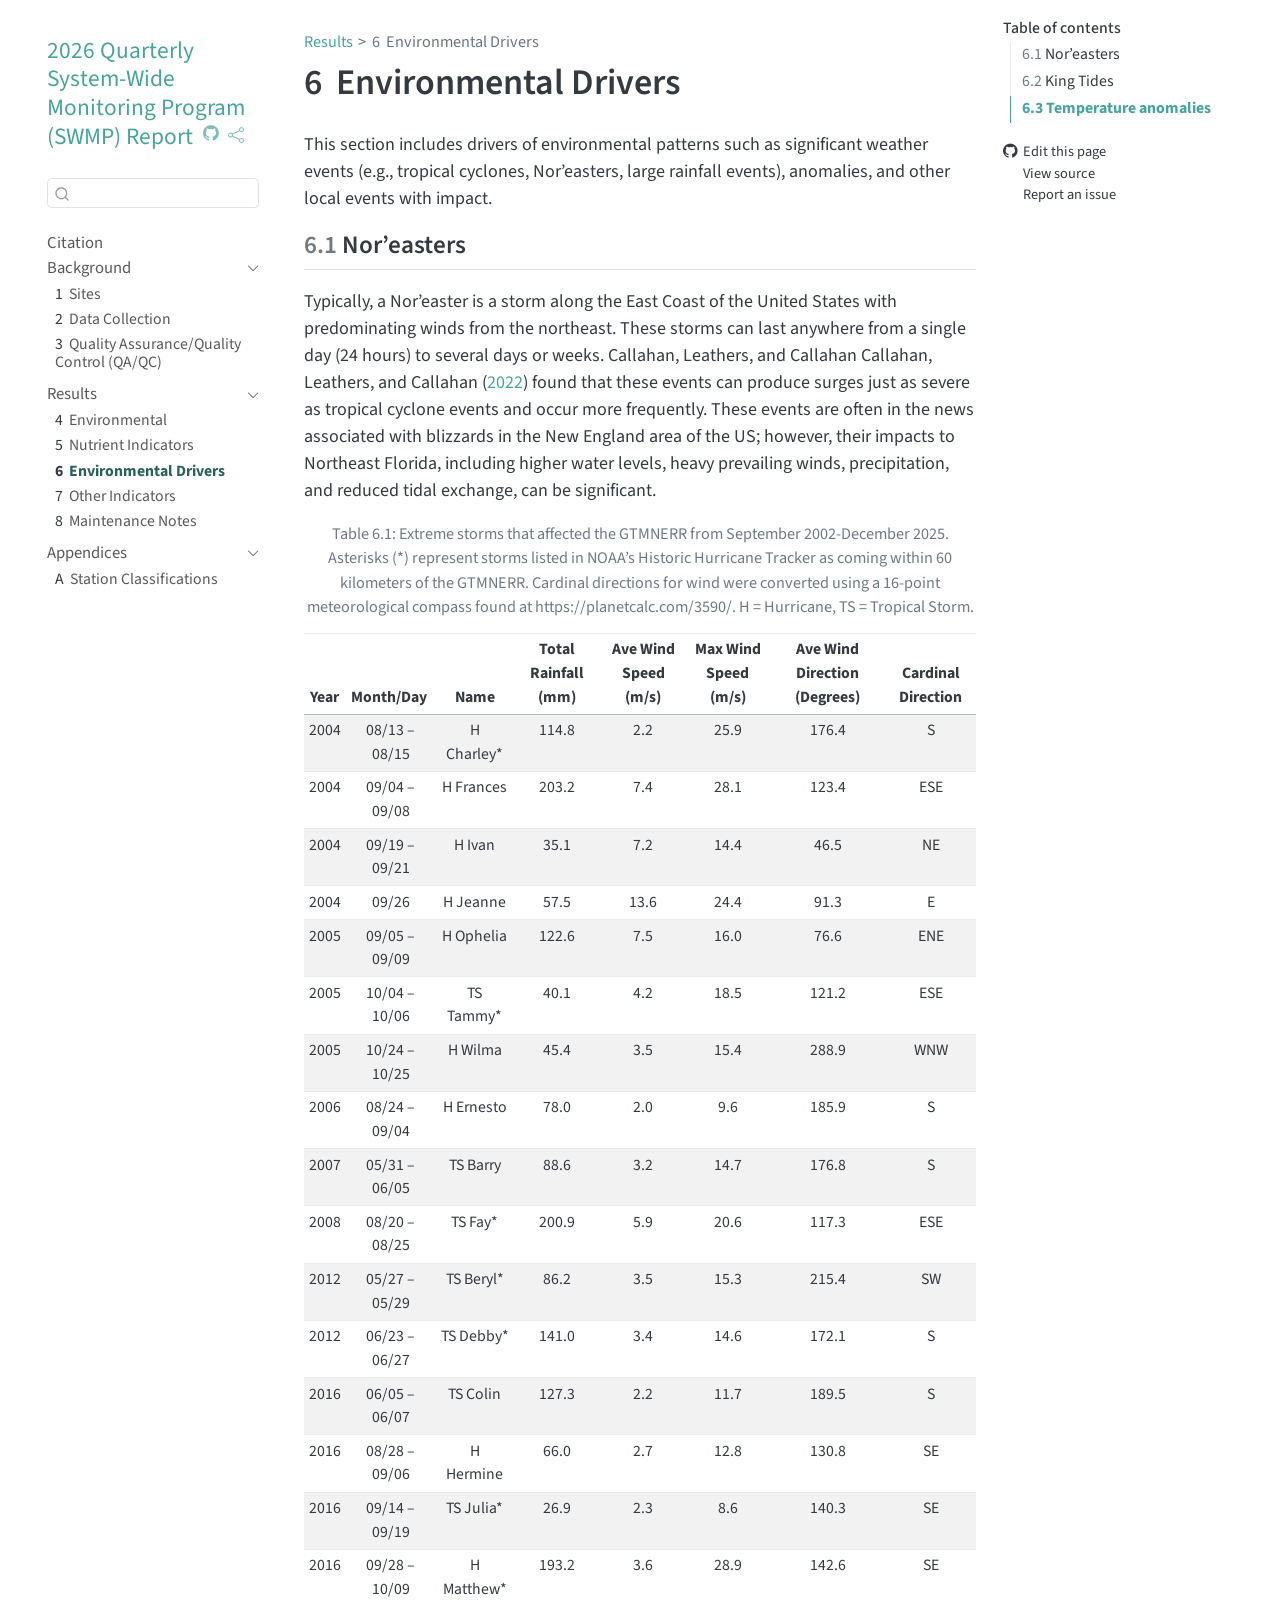
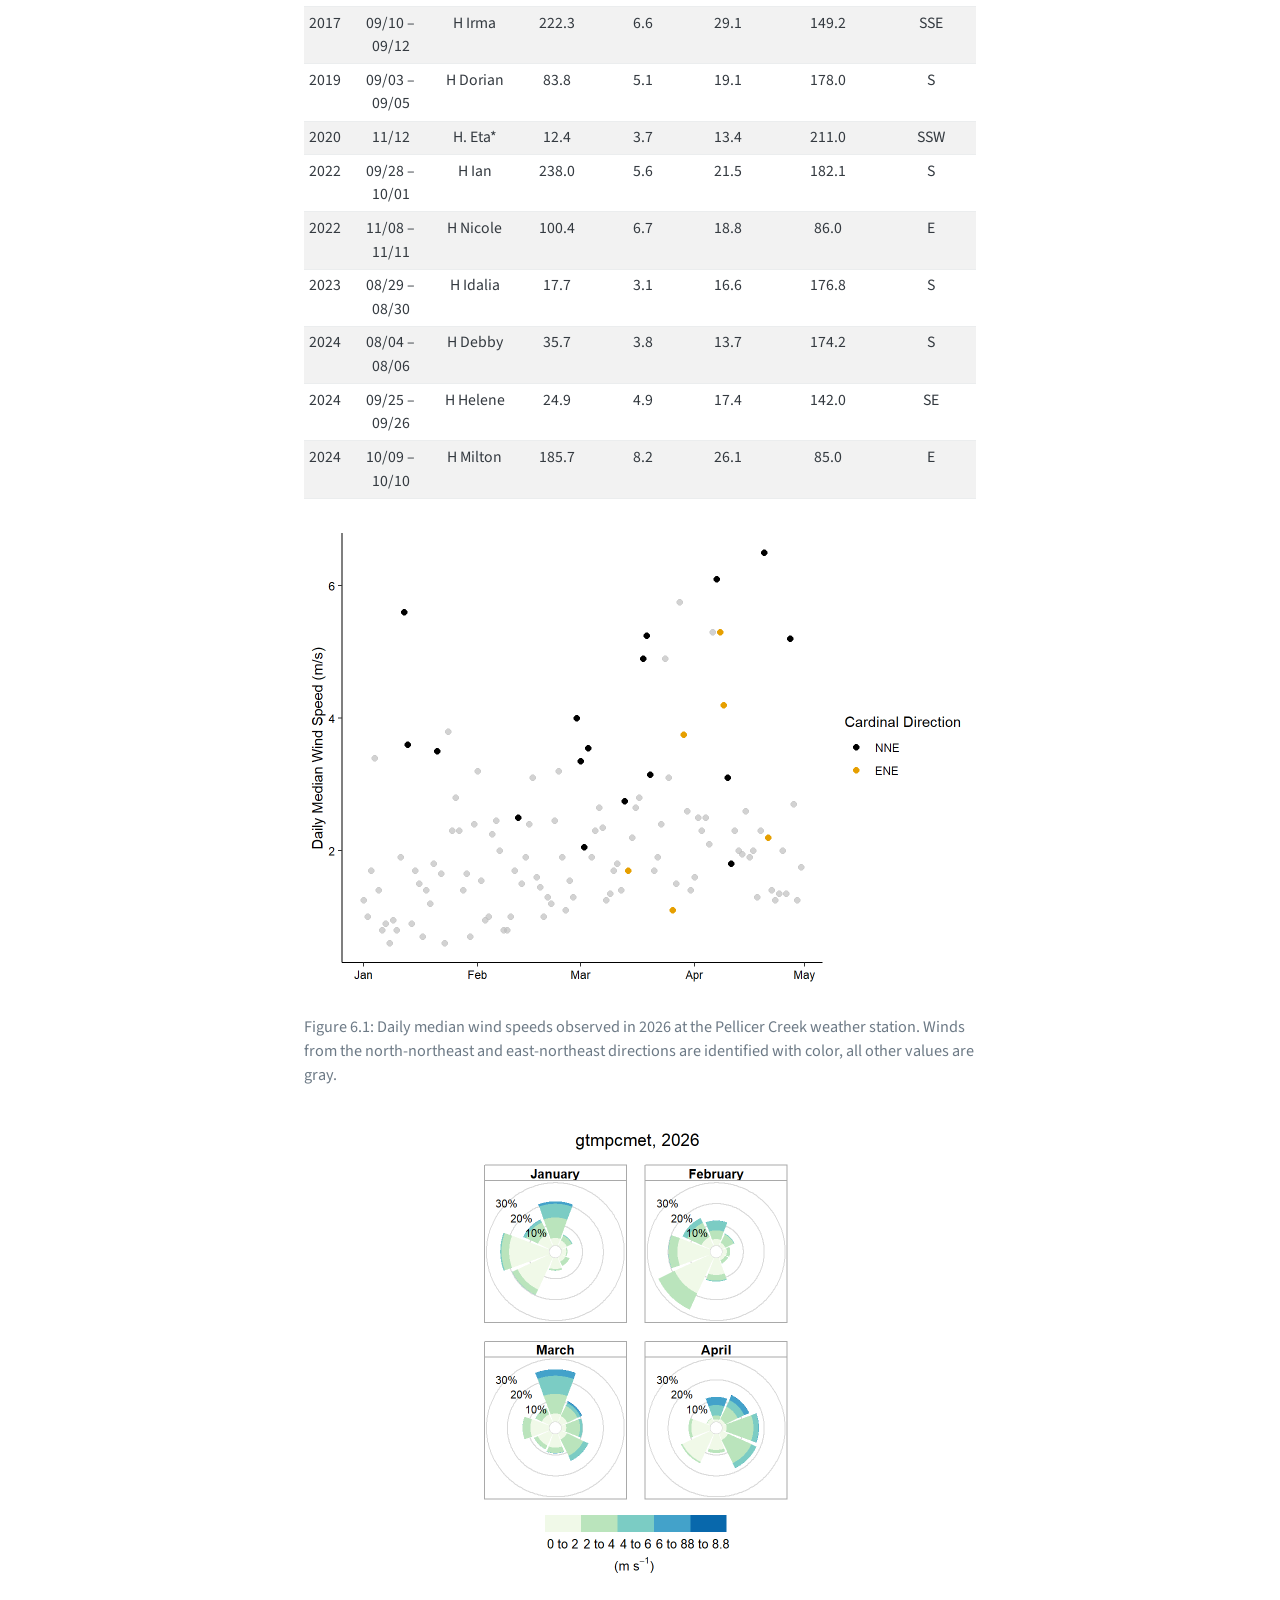
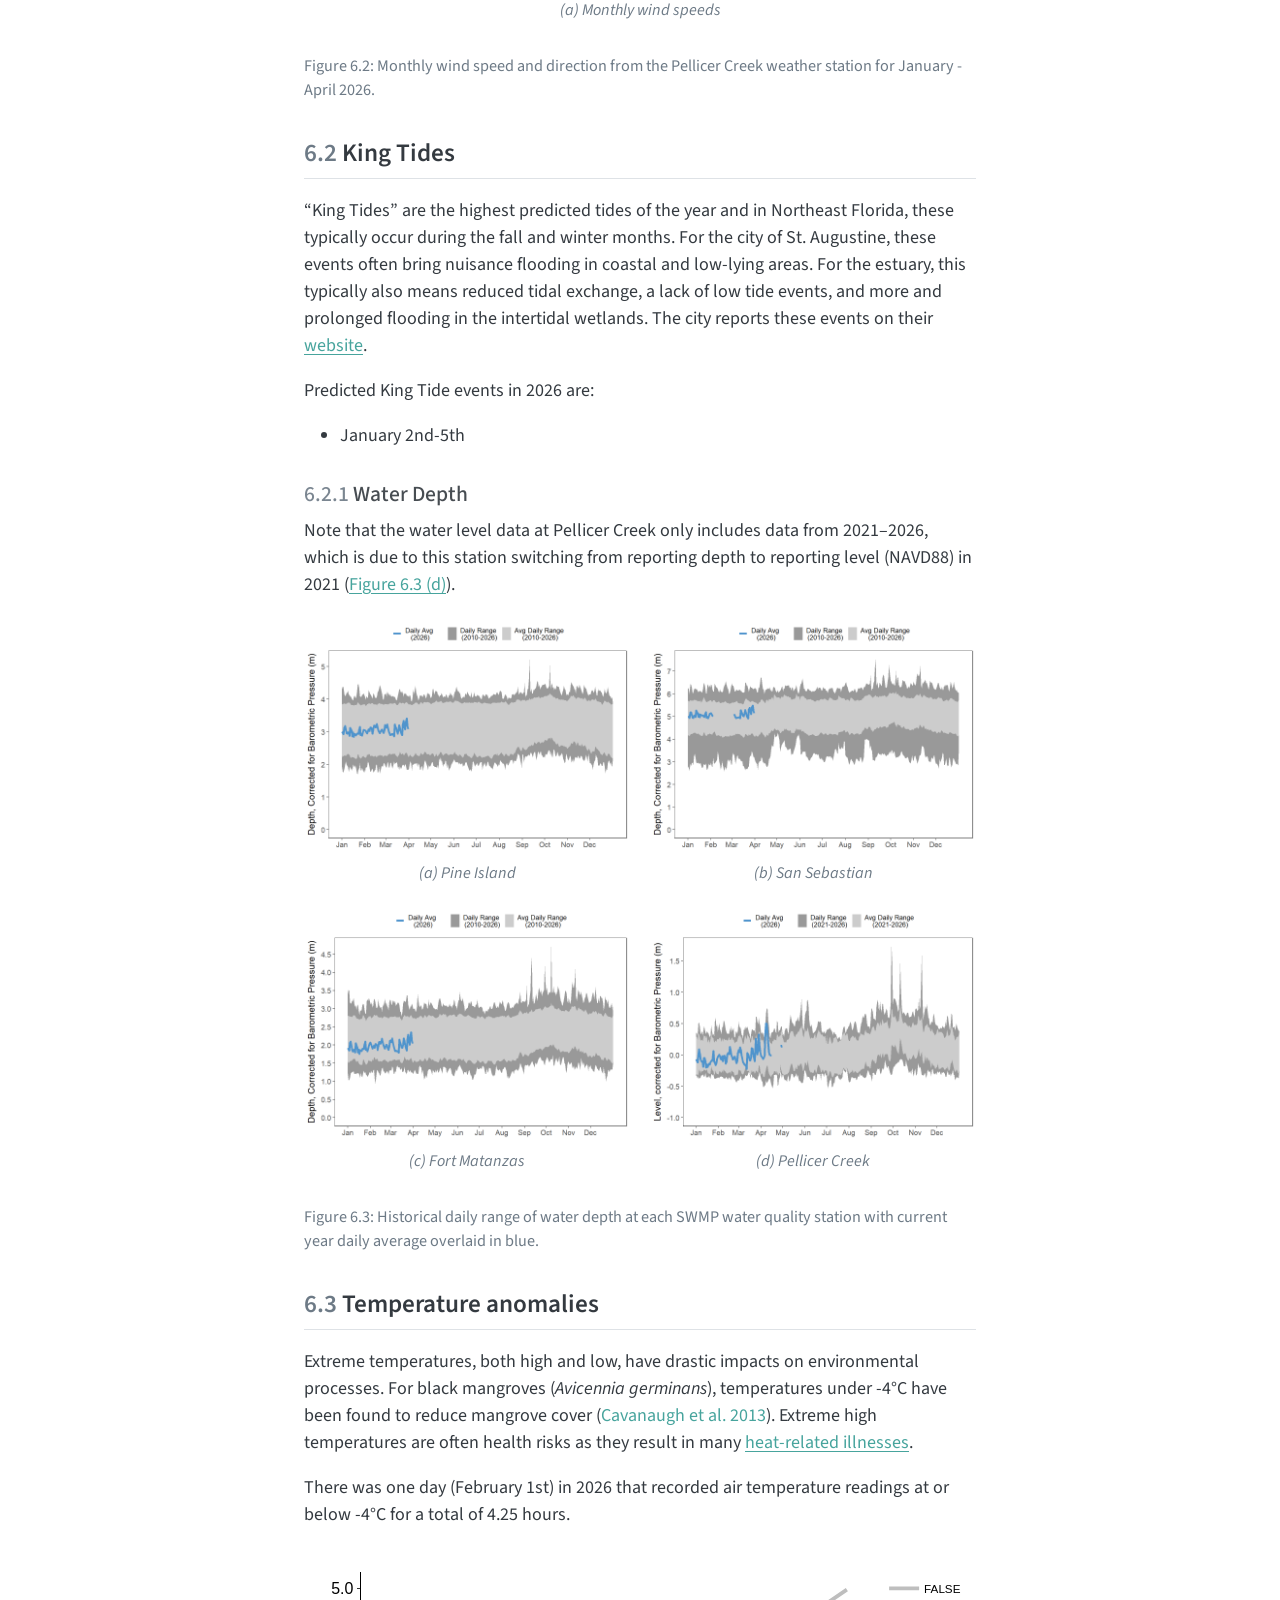
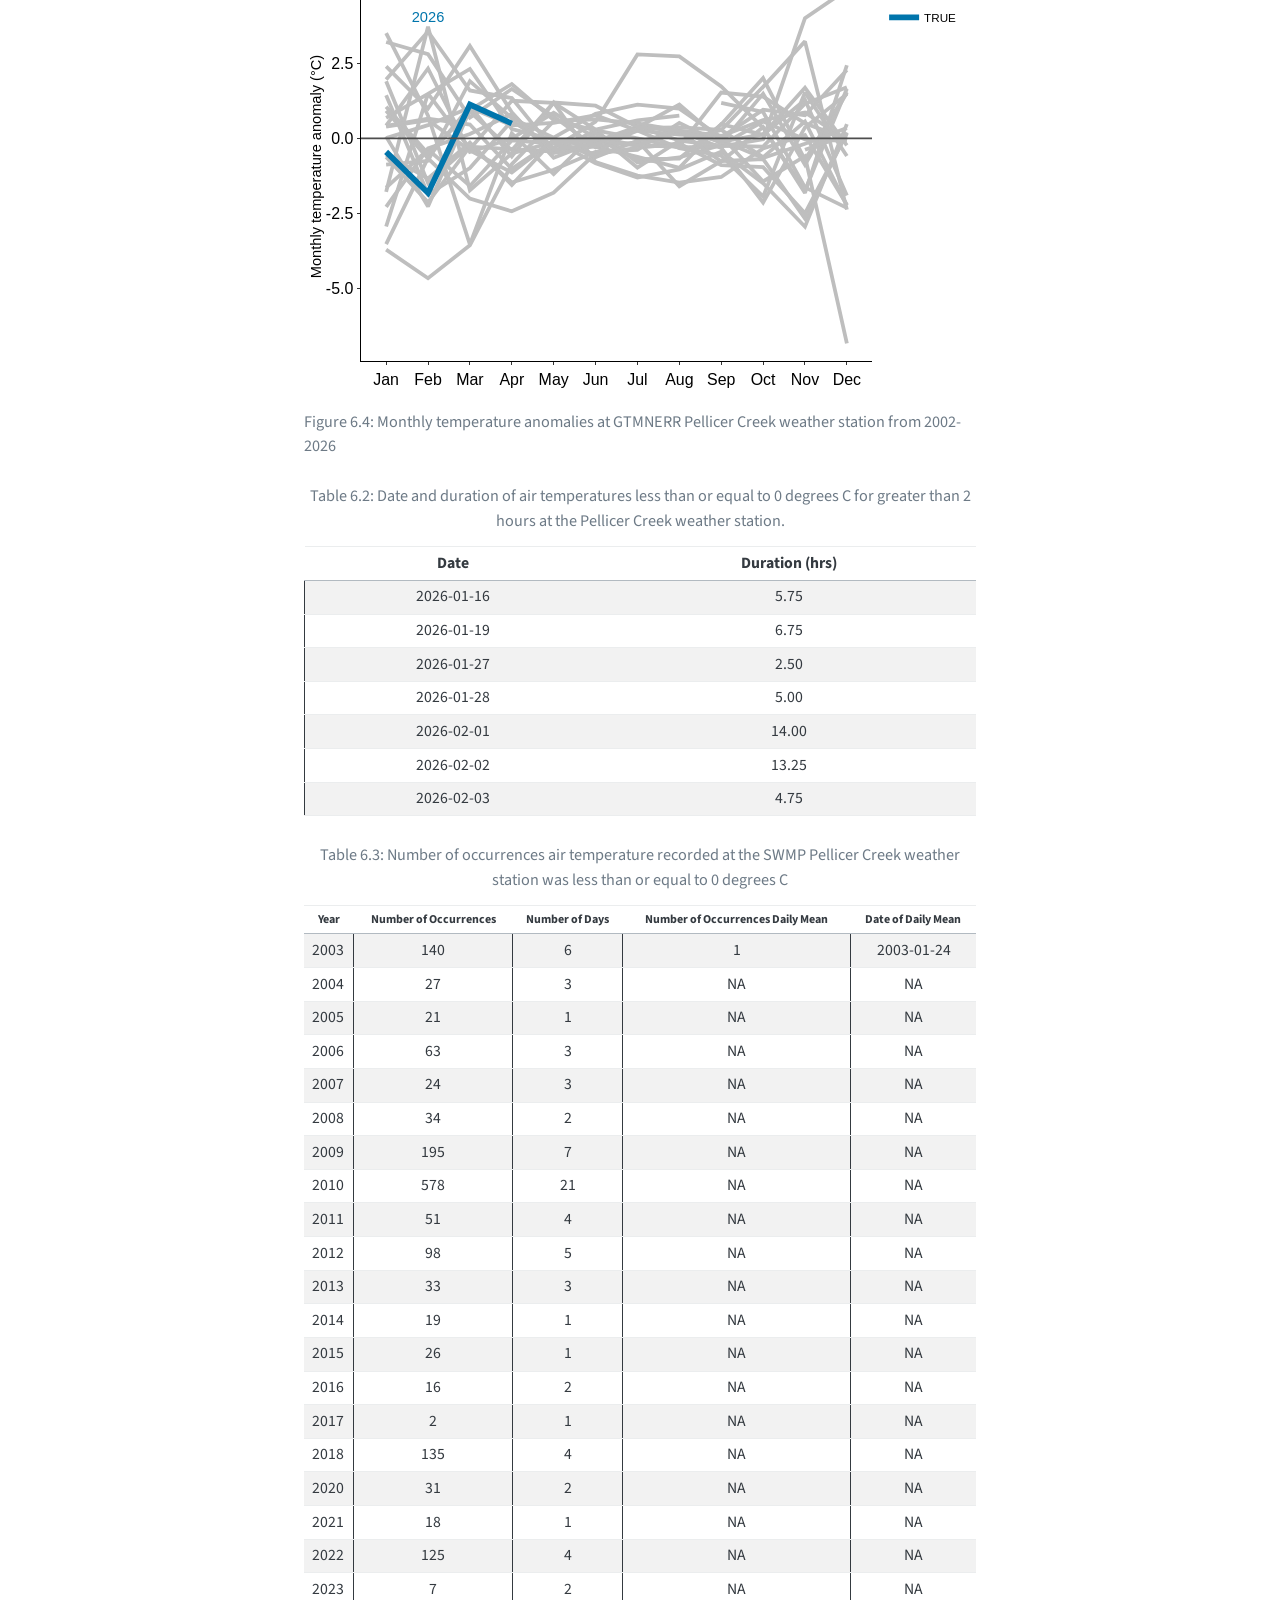
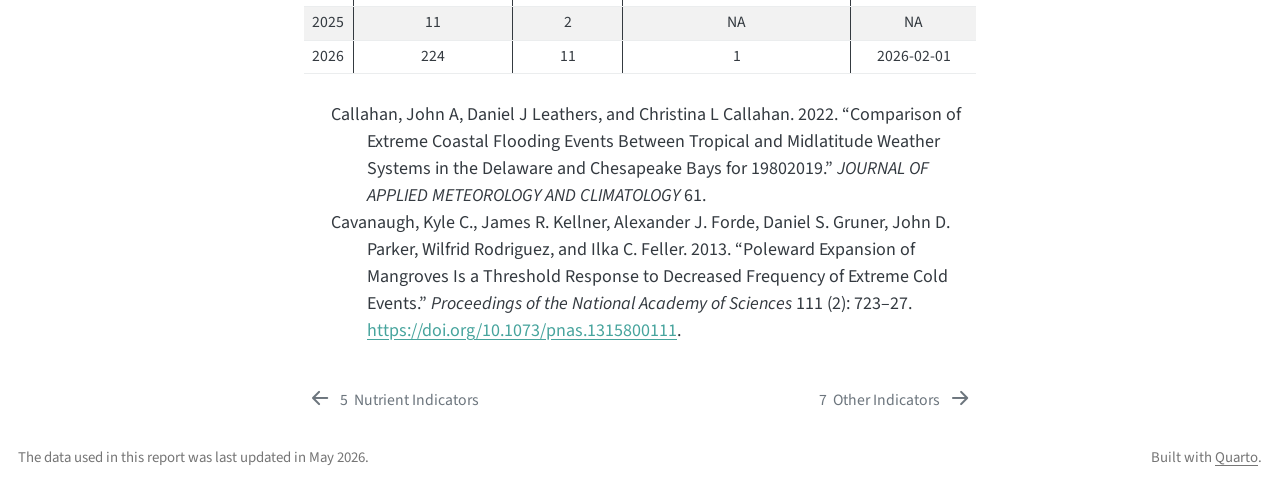
<file: docs/text/environmental-drivers.html>
<!DOCTYPE html>
<html xmlns="http://www.w3.org/1999/xhtml" lang="en" xml:lang="en"><head>

<meta charset="utf-8">
<meta name="generator" content="quarto-1.5.57">

<meta name="viewport" content="width=device-width, initial-scale=1.0, user-scalable=yes">


<title>6&nbsp; Environmental Drivers – 2026 Quarterly System-Wide Monitoring Program (SWMP) Report</title>
<style>
code{white-space: pre-wrap;}
span.smallcaps{font-variant: small-caps;}
div.columns{display: flex; gap: min(4vw, 1.5em);}
div.column{flex: auto; overflow-x: auto;}
div.hanging-indent{margin-left: 1.5em; text-indent: -1.5em;}
ul.task-list{list-style: none;}
ul.task-list li input[type="checkbox"] {
  width: 0.8em;
  margin: 0 0.8em 0.2em -1em; /* quarto-specific, see https://github.com/quarto-dev/quarto-cli/issues/4556 */ 
  vertical-align: middle;
}
/* CSS for citations */
div.csl-bib-body { }
div.csl-entry {
  clear: both;
  margin-bottom: 0em;
}
.hanging-indent div.csl-entry {
  margin-left:2em;
  text-indent:-2em;
}
div.csl-left-margin {
  min-width:2em;
  float:left;
}
div.csl-right-inline {
  margin-left:2em;
  padding-left:1em;
}
div.csl-indent {
  margin-left: 2em;
}</style>


<script src="../site_libs/quarto-nav/quarto-nav.js"></script>
<script src="../site_libs/quarto-nav/headroom.min.js"></script>
<script src="../site_libs/clipboard/clipboard.min.js"></script>
<script src="../site_libs/quarto-search/autocomplete.umd.js"></script>
<script src="../site_libs/quarto-search/fuse.min.js"></script>
<script src="../site_libs/quarto-search/quarto-search.js"></script>
<meta name="quarto:offset" content="../">
<link href="../text/misc-bac.html" rel="next">
<link href="../text/nut-indicators.html" rel="prev">
<link href="../images/friends-logo.png" rel="icon" type="image/png">
<script src="../site_libs/quarto-html/quarto.js"></script>
<script src="../site_libs/quarto-html/popper.min.js"></script>
<script src="../site_libs/quarto-html/tippy.umd.min.js"></script>
<script src="../site_libs/quarto-html/anchor.min.js"></script>
<link href="../site_libs/quarto-html/tippy.css" rel="stylesheet">
<link href="../site_libs/quarto-html/quarto-syntax-highlighting.css" rel="stylesheet" id="quarto-text-highlighting-styles">
<script src="../site_libs/bootstrap/bootstrap.min.js"></script>
<link href="../site_libs/bootstrap/bootstrap-icons.css" rel="stylesheet">
<link href="../site_libs/bootstrap/bootstrap.min.css" rel="stylesheet" id="quarto-bootstrap" data-mode="light">
<script src="../site_libs/quarto-contrib/glightbox/glightbox.min.js"></script>
<link href="../site_libs/quarto-contrib/glightbox/glightbox.min.css" rel="stylesheet">
<link href="../site_libs/quarto-contrib/glightbox/lightbox.css" rel="stylesheet">
<script id="quarto-search-options" type="application/json">{
  "location": "sidebar",
  "copy-button": false,
  "collapse-after": 3,
  "panel-placement": "start",
  "type": "textbox",
  "limit": 50,
  "keyboard-shortcut": [
    "f",
    "/",
    "s"
  ],
  "show-item-context": false,
  "language": {
    "search-no-results-text": "No results",
    "search-matching-documents-text": "matching documents",
    "search-copy-link-title": "Copy link to search",
    "search-hide-matches-text": "Hide additional matches",
    "search-more-match-text": "more match in this document",
    "search-more-matches-text": "more matches in this document",
    "search-clear-button-title": "Clear",
    "search-text-placeholder": "",
    "search-detached-cancel-button-title": "Cancel",
    "search-submit-button-title": "Submit",
    "search-label": "Search"
  }
}</script>
<script src="../site_libs/kePrint-0.0.1/kePrint.js"></script>

<link href="../site_libs/lightable-0.0.1/lightable.css" rel="stylesheet">

<link href="../site_libs/htmltools-fill-0.5.8.1/fill.css" rel="stylesheet">

<script src="../site_libs/htmlwidgets-1.6.4/htmlwidgets.js"></script>

<script src="../site_libs/plotly-binding-4.10.4/plotly.js"></script>

<script src="../site_libs/typedarray-0.1/typedarray.min.js"></script>

<script src="../site_libs/jquery-3.5.1/jquery.min.js"></script>

<link href="../site_libs/crosstalk-1.2.1/css/crosstalk.min.css" rel="stylesheet">

<script src="../site_libs/crosstalk-1.2.1/js/crosstalk.min.js"></script>

<link href="../site_libs/plotly-htmlwidgets-css-2.11.1/plotly-htmlwidgets.css" rel="stylesheet">

<script src="../site_libs/plotly-main-2.11.1/plotly-latest.min.js"></script>



</head>

<body class="nav-sidebar floating">

<div id="quarto-search-results"></div>
  <header id="quarto-header" class="headroom fixed-top">
  <nav class="quarto-secondary-nav">
    <div class="container-fluid d-flex">
      <button type="button" class="quarto-btn-toggle btn" data-bs-toggle="collapse" role="button" data-bs-target=".quarto-sidebar-collapse-item" aria-controls="quarto-sidebar" aria-expanded="false" aria-label="Toggle sidebar navigation" onclick="if (window.quartoToggleHeadroom) { window.quartoToggleHeadroom(); }">
        <i class="bi bi-layout-text-sidebar-reverse"></i>
      </button>
        <nav class="quarto-page-breadcrumbs" aria-label="breadcrumb"><ol class="breadcrumb"><li class="breadcrumb-item"><a href="../text/results.html">Results</a></li><li class="breadcrumb-item"><a href="../text/environmental-drivers.html"><span class="chapter-number">6</span>&nbsp; <span class="chapter-title">Environmental Drivers</span></a></li></ol></nav>
        <a class="flex-grow-1" role="navigation" data-bs-toggle="collapse" data-bs-target=".quarto-sidebar-collapse-item" aria-controls="quarto-sidebar" aria-expanded="false" aria-label="Toggle sidebar navigation" onclick="if (window.quartoToggleHeadroom) { window.quartoToggleHeadroom(); }">      
        </a>
      <button type="button" class="btn quarto-search-button" aria-label="Search" onclick="window.quartoOpenSearch();">
        <i class="bi bi-search"></i>
      </button>
    </div>
  </nav>
</header>
<!-- content -->
<div id="quarto-content" class="quarto-container page-columns page-rows-contents page-layout-article">
<!-- sidebar -->
  <nav id="quarto-sidebar" class="sidebar collapse collapse-horizontal quarto-sidebar-collapse-item sidebar-navigation floating overflow-auto">
    <div class="pt-lg-2 mt-2 text-left sidebar-header">
    <div class="sidebar-title mb-0 py-0">
      <a href="../">2026 Quarterly System-Wide Monitoring Program (SWMP) Report</a> 
        <div class="sidebar-tools-main">
    <a href="https://github.com/GTMNERR/2026_Q1_SWMP_Report" title="Source Code" class="quarto-navigation-tool px-1" aria-label="Source Code"><i class="bi bi-github"></i></a>
    <div class="dropdown">
      <a href="" title="Share" id="quarto-navigation-tool-dropdown-0" class="quarto-navigation-tool dropdown-toggle px-1" data-bs-toggle="dropdown" aria-expanded="false" role="link" aria-label="Share"><i class="bi bi-share"></i></a>
      <ul class="dropdown-menu" aria-labelledby="quarto-navigation-tool-dropdown-0">
          <li>
            <a class="dropdown-item sidebar-tools-main-item" href="https://twitter.com/intent/tweet?url=|url|">
              <i class="bi bi-twitter pe-1"></i>
            Twitter
            </a>
          </li>
          <li>
            <a class="dropdown-item sidebar-tools-main-item" href="https://www.facebook.com/sharer/sharer.php?u=|url|">
              <i class="bi bi-facebook pe-1"></i>
            Facebook
            </a>
          </li>
      </ul>
    </div>
</div>
    </div>
      </div>
        <div class="mt-2 flex-shrink-0 align-items-center">
        <div class="sidebar-search">
        <div id="quarto-search" class="" title="Search"></div>
        </div>
        </div>
    <div class="sidebar-menu-container"> 
    <ul class="list-unstyled mt-1">
        <li class="sidebar-item">
  <div class="sidebar-item-container"> 
  <a href="../index.html" class="sidebar-item-text sidebar-link">
 <span class="menu-text">Citation</span></a>
  </div>
</li>
        <li class="sidebar-item sidebar-item-section">
      <div class="sidebar-item-container"> 
            <a href="../text/background.html" class="sidebar-item-text sidebar-link">
 <span class="menu-text">Background</span></a>
          <a class="sidebar-item-toggle text-start" data-bs-toggle="collapse" data-bs-target="#quarto-sidebar-section-1" role="navigation" aria-expanded="true" aria-label="Toggle section">
            <i class="bi bi-chevron-right ms-2"></i>
          </a> 
      </div>
      <ul id="quarto-sidebar-section-1" class="collapse list-unstyled sidebar-section depth1 show">  
          <li class="sidebar-item">
  <div class="sidebar-item-container"> 
  <a href="../text/sites.html" class="sidebar-item-text sidebar-link">
 <span class="menu-text"><span class="chapter-number">1</span>&nbsp; <span class="chapter-title">Sites</span></span></a>
  </div>
</li>
          <li class="sidebar-item">
  <div class="sidebar-item-container"> 
  <a href="../text/collection.html" class="sidebar-item-text sidebar-link">
 <span class="menu-text"><span class="chapter-number">2</span>&nbsp; <span class="chapter-title">Data Collection</span></span></a>
  </div>
</li>
          <li class="sidebar-item">
  <div class="sidebar-item-container"> 
  <a href="../text/qaqc.html" class="sidebar-item-text sidebar-link">
 <span class="menu-text"><span class="chapter-number">3</span>&nbsp; <span class="chapter-title">Quality Assurance/Quality Control (QA/QC)</span></span></a>
  </div>
</li>
      </ul>
  </li>
        <li class="sidebar-item sidebar-item-section">
      <div class="sidebar-item-container"> 
            <a href="../text/results.html" class="sidebar-item-text sidebar-link">
 <span class="menu-text">Results</span></a>
          <a class="sidebar-item-toggle text-start" data-bs-toggle="collapse" data-bs-target="#quarto-sidebar-section-2" role="navigation" aria-expanded="true" aria-label="Toggle section">
            <i class="bi bi-chevron-right ms-2"></i>
          </a> 
      </div>
      <ul id="quarto-sidebar-section-2" class="collapse list-unstyled sidebar-section depth1 show">  
          <li class="sidebar-item">
  <div class="sidebar-item-container"> 
  <a href="../text/environmental.html" class="sidebar-item-text sidebar-link">
 <span class="menu-text"><span class="chapter-number">4</span>&nbsp; <span class="chapter-title">Environmental</span></span></a>
  </div>
</li>
          <li class="sidebar-item">
  <div class="sidebar-item-container"> 
  <a href="../text/nut-indicators.html" class="sidebar-item-text sidebar-link">
 <span class="menu-text"><span class="chapter-number">5</span>&nbsp; <span class="chapter-title">Nutrient Indicators</span></span></a>
  </div>
</li>
          <li class="sidebar-item">
  <div class="sidebar-item-container"> 
  <a href="../text/environmental-drivers.html" class="sidebar-item-text sidebar-link active">
 <span class="menu-text"><span class="chapter-number">6</span>&nbsp; <span class="chapter-title">Environmental Drivers</span></span></a>
  </div>
</li>
          <li class="sidebar-item">
  <div class="sidebar-item-container"> 
  <a href="../text/misc-bac.html" class="sidebar-item-text sidebar-link">
 <span class="menu-text"><span class="chapter-number">7</span>&nbsp; <span class="chapter-title">Other Indicators</span></span></a>
  </div>
</li>
          <li class="sidebar-item">
  <div class="sidebar-item-container"> 
  <a href="../text/maintenance.html" class="sidebar-item-text sidebar-link">
 <span class="menu-text"><span class="chapter-number">8</span>&nbsp; <span class="chapter-title">Maintenance Notes</span></span></a>
  </div>
</li>
      </ul>
  </li>
        <li class="sidebar-item sidebar-item-section">
      <div class="sidebar-item-container"> 
            <a class="sidebar-item-text sidebar-link text-start" data-bs-toggle="collapse" data-bs-target="#quarto-sidebar-section-3" role="navigation" aria-expanded="true">
 <span class="menu-text">Appendices</span></a>
          <a class="sidebar-item-toggle text-start" data-bs-toggle="collapse" data-bs-target="#quarto-sidebar-section-3" role="navigation" aria-expanded="true" aria-label="Toggle section">
            <i class="bi bi-chevron-right ms-2"></i>
          </a> 
      </div>
      <ul id="quarto-sidebar-section-3" class="collapse list-unstyled sidebar-section depth1 show">  
          <li class="sidebar-item">
  <div class="sidebar-item-container"> 
  <a href="../text/a1-cmecs.html" class="sidebar-item-text sidebar-link">
 <span class="menu-text"><span class="chapter-number">A</span>&nbsp; <span class="chapter-title">Station Classifications</span></span></a>
  </div>
</li>
      </ul>
  </li>
    </ul>
    </div>
</nav>
<div id="quarto-sidebar-glass" class="quarto-sidebar-collapse-item" data-bs-toggle="collapse" data-bs-target=".quarto-sidebar-collapse-item"></div>
<!-- margin-sidebar -->
    <div id="quarto-margin-sidebar" class="sidebar margin-sidebar">
        <nav id="TOC" role="doc-toc" class="toc-active">
    <h2 id="toc-title">Table of contents</h2>
   
  <ul>
  <li><a href="#noreasters" id="toc-noreasters" class="nav-link active" data-scroll-target="#noreasters"><span class="header-section-number">6.1</span> Nor’easters</a></li>
  <li><a href="#king-tides" id="toc-king-tides" class="nav-link" data-scroll-target="#king-tides"><span class="header-section-number">6.2</span> King Tides</a>
  <ul class="collapse">
  <li><a href="#water-depth" id="toc-water-depth" class="nav-link" data-scroll-target="#water-depth"><span class="header-section-number">6.2.1</span> Water Depth</a></li>
  </ul></li>
  <li><a href="#temperature-anomalies" id="toc-temperature-anomalies" class="nav-link" data-scroll-target="#temperature-anomalies"><span class="header-section-number">6.3</span> Temperature anomalies</a></li>
  </ul>
<div class="toc-actions"><ul><li><a href="https://github.com/GTMNERR/2026_Q1_SWMP_Report/edit/main/text/environmental-drivers.qmd" class="toc-action"><i class="bi bi-github"></i>Edit this page</a></li><li><a href="https://github.com/GTMNERR/2026_Q1_SWMP_Report/blob/main/text/environmental-drivers.qmd" class="toc-action"><i class="bi empty"></i>View source</a></li><li><a href="https://github.com/GTMNERR/2026_Q1_SWMP_Report/issues/new" class="toc-action"><i class="bi empty"></i>Report an issue</a></li></ul></div></nav>
    </div>
<!-- main -->
<main class="content" id="quarto-document-content">

<header id="title-block-header" class="quarto-title-block default"><nav class="quarto-page-breadcrumbs quarto-title-breadcrumbs d-none d-lg-block" aria-label="breadcrumb"><ol class="breadcrumb"><li class="breadcrumb-item"><a href="../text/results.html">Results</a></li><li class="breadcrumb-item"><a href="../text/environmental-drivers.html"><span class="chapter-number">6</span>&nbsp; <span class="chapter-title">Environmental Drivers</span></a></li></ol></nav>
<div class="quarto-title">
<h1 class="title"><span class="chapter-number">6</span>&nbsp; <span class="chapter-title">Environmental Drivers</span></h1>
</div>



<div class="quarto-title-meta">

    
  
    
  </div>
  


</header>


<p>This section includes drivers of environmental patterns such as significant weather events (e.g., tropical cyclones, Nor’easters, large rainfall events), anomalies, and other local events with impact.</p>
<!-- ## Tropical Cyclones -->
<!-- There was one tropical cyclone, Hurricane Milton, that had direct impacts in the GTM estuary during the Q4 reporting period. This brings the yearly total to three tropical cyclones:  Hurricane Debby, Hurricane Helene, and Hurricane Milton. -->
<!-- Northeast Florida felt the impacts of Hurricane Debby August 4-6, 2024, as Debby approached Steinhatchee, Florida as a Category 1 hurricane and moved across the state bringing heavy rain and strong winds. The area was impacted by another tropical cyclone, Hurricane Helene, in late September. Hurricane Helene made landfall in the Big Bend area of Florida as a Category 4 storm. Very strong winds and rain caused significant storm surges and flooding in Northeast Florida. The impacts of Hurricane Helene can be seen in our SWMP data from September 25–26, 2024; however, we did unfortunately experience intermittent battery and sensor malfunctions during the storm, leaving our data incomplete. -->
<!-- The third storm of the season, Hurricane Milton, impacted the area on October 9-10, 2024. The major hurricane made landfall near Siesta Key on Wednesday, October 9, 2024, as a Category 3 storm. St. Augustine and St. Johns County experienced strong winds, heavy rains, and flooding Wednesday evening into Thursday. The strongest winds recorded at the GTMNERR weather station in 2024 were during Hurricane Milton. The strong winds were predominately from the east and the maximum wind speed was 26.1 m/s (58.4 mph) (@fig-winds-monthly). Strong winds initially raised salinity at all stations (@fig-range-sal)at the onset of the storm, however; the rainfall during the storm drastically decreased salinity as it made its way to this estuary, which was especially pronounced at Pellicer Creek (@fig-range-sal-4). -->
<section id="noreasters" class="level2" data-number="6.1">
<h2 data-number="6.1" class="anchored" data-anchor-id="noreasters"><span class="header-section-number">6.1</span> Nor’easters</h2>
<p>Typically, a Nor’easter is a storm along the East Coast of the United States with predominating winds from the northeast. These storms can last anywhere from a single day (24 hours) to several days or weeks. Callahan, Leathers, and Callahan <span class="citation" data-cites="callahan2022">Callahan, Leathers, and Callahan (<a href="#ref-callahan2022" role="doc-biblioref">2022</a>)</span> found that these events can produce surges just as severe as tropical cyclone events and occur more frequently. These events are often in the news associated with blizzards in the New England area of the US; however, their impacts to Northeast Florida, including higher water levels, heavy prevailing winds, precipitation, and reduced tidal exchange, can be significant.</p>
<!-- Using duration of wind directions between 0-100 degrees for greater than 24-hrs at the Pellicer Creek weather station, 13 “Nor’easter” events were identified in 2025 (@tbl-neer). Occasionally, localized wind directions result in values outside of this 0-100 degree window. The longest Nor'easter event occurred October 16th - October 19th, lasting 74.5 hours (@fig-winds-long). This table does not identify wind strength during these events, just the time frames in which winds were originating and prevailing in the 0-100 degree directions (@fig-medianwspd). -->
<!-- Additionally, northeast Florida felt the impacts of an unofficially named winter storm, Finn in January. Strong winds were predicted for the event as well as heavy localized rain. Saint Johns County was considered in an Enhanced Risk area (level 3 of 5) with strong southerly winds and the potential for tornadoes. Local schools were released early and government offices closed early in preparation for the fast moving storm. The Pellicer Creek weather station recorded over 23 mm of rain (@fig-rainfall-3) and had a maximum wind speed of 28.9 mph (@fig-winds-january-2). -->
<!-- ![Weather Service Image from Flagler Live showing the wind speed predictions for the April Nor\'easter](/images/weather-service-easter.jpg)  -->
<div class="cell">
<div id="tbl-hurricanes" class="cell quarto-float quarto-figure quarto-figure-center anchored">
<figure class="quarto-float quarto-float-tbl figure">
<figcaption class="quarto-float-caption-top quarto-float-caption quarto-float-tbl" id="tbl-hurricanes-caption-0ceaefa1-69ba-4598-a22c-09a6ac19f8ca">
Table&nbsp;6.1: Extreme storms that affected the GTMNERR from September 2002-December 2025. Asterisks (*) represent storms listed in NOAA’s Historic Hurricane Tracker as coming within 60 kilometers of the GTMNERR. Cardinal directions for wind were converted using a 16-point meteorological compass found at https://planetcalc.com/3590/. H = Hurricane, TS = Tropical Storm.
</figcaption>
<div aria-describedby="tbl-hurricanes-caption-0ceaefa1-69ba-4598-a22c-09a6ac19f8ca">
<div class="cell-output-display">
<table class="table do-not-create-environment cell caption-top table-sm table-striped small" data-quarto-postprocess="true">
<thead>
<tr class="header">
<th data-quarto-table-cell-role="th" style="text-align: center; position: sticky; top: 0; background-color: #FFFFFF;">Year</th>
<th data-quarto-table-cell-role="th" style="text-align: center; position: sticky; top: 0; background-color: #FFFFFF;">Month/Day&nbsp;</th>
<th data-quarto-table-cell-role="th" style="text-align: center; position: sticky; top: 0; background-color: #FFFFFF;">Name</th>
<th data-quarto-table-cell-role="th" style="text-align: center; position: sticky; top: 0; background-color: #FFFFFF;">Total Rainfall (mm)</th>
<th data-quarto-table-cell-role="th" style="text-align: center; position: sticky; top: 0; background-color: #FFFFFF;">Ave Wind Speed (m/s)</th>
<th data-quarto-table-cell-role="th" style="text-align: center; position: sticky; top: 0; background-color: #FFFFFF;">Max Wind Speed (m/s)</th>
<th data-quarto-table-cell-role="th" style="text-align: center; position: sticky; top: 0; background-color: #FFFFFF;">Ave Wind Direction (Degrees)</th>
<th data-quarto-table-cell-role="th" style="text-align: center; position: sticky; top: 0; background-color: #FFFFFF;">Cardinal Direction</th>
</tr>
</thead>
<tbody>
<tr class="odd">
<td style="text-align: center;">2004</td>
<td style="text-align: center;">08/13 – 08/15</td>
<td style="text-align: center;">H Charley*</td>
<td style="text-align: center;">114.8</td>
<td style="text-align: center;">2.2</td>
<td style="text-align: center;">25.9</td>
<td style="text-align: center;">176.4</td>
<td style="text-align: center;">S</td>
</tr>
<tr class="even">
<td style="text-align: center;">2004</td>
<td style="text-align: center;">09/04 – 09/08</td>
<td style="text-align: center;">H Frances</td>
<td style="text-align: center;">203.2</td>
<td style="text-align: center;">7.4</td>
<td style="text-align: center;">28.1</td>
<td style="text-align: center;">123.4</td>
<td style="text-align: center;">ESE</td>
</tr>
<tr class="odd">
<td style="text-align: center;">2004</td>
<td style="text-align: center;">09/19 – 09/21</td>
<td style="text-align: center;">H Ivan</td>
<td style="text-align: center;">35.1</td>
<td style="text-align: center;">7.2</td>
<td style="text-align: center;">14.4</td>
<td style="text-align: center;">46.5</td>
<td style="text-align: center;">NE</td>
</tr>
<tr class="even">
<td style="text-align: center;">2004</td>
<td style="text-align: center;">09/26</td>
<td style="text-align: center;">H Jeanne</td>
<td style="text-align: center;">57.5</td>
<td style="text-align: center;">13.6</td>
<td style="text-align: center;">24.4</td>
<td style="text-align: center;">91.3</td>
<td style="text-align: center;">E</td>
</tr>
<tr class="odd">
<td style="text-align: center;">2005</td>
<td style="text-align: center;">09/05 – 09/09</td>
<td style="text-align: center;">H Ophelia</td>
<td style="text-align: center;">122.6</td>
<td style="text-align: center;">7.5</td>
<td style="text-align: center;">16.0</td>
<td style="text-align: center;">76.6</td>
<td style="text-align: center;">ENE</td>
</tr>
<tr class="even">
<td style="text-align: center;">2005</td>
<td style="text-align: center;">10/04 – 10/06</td>
<td style="text-align: center;">TS Tammy*</td>
<td style="text-align: center;">40.1</td>
<td style="text-align: center;">4.2</td>
<td style="text-align: center;">18.5</td>
<td style="text-align: center;">121.2</td>
<td style="text-align: center;">ESE</td>
</tr>
<tr class="odd">
<td style="text-align: center;">2005</td>
<td style="text-align: center;">10/24 – 10/25</td>
<td style="text-align: center;">H Wilma</td>
<td style="text-align: center;">45.4</td>
<td style="text-align: center;">3.5</td>
<td style="text-align: center;">15.4</td>
<td style="text-align: center;">288.9</td>
<td style="text-align: center;">WNW</td>
</tr>
<tr class="even">
<td style="text-align: center;">2006</td>
<td style="text-align: center;">08/24 – 09/04</td>
<td style="text-align: center;">H Ernesto</td>
<td style="text-align: center;">78.0</td>
<td style="text-align: center;">2.0</td>
<td style="text-align: center;">9.6</td>
<td style="text-align: center;">185.9</td>
<td style="text-align: center;">S</td>
</tr>
<tr class="odd">
<td style="text-align: center;">2007</td>
<td style="text-align: center;">05/31 – 06/05</td>
<td style="text-align: center;">TS Barry</td>
<td style="text-align: center;">88.6</td>
<td style="text-align: center;">3.2</td>
<td style="text-align: center;">14.7</td>
<td style="text-align: center;">176.8</td>
<td style="text-align: center;">S</td>
</tr>
<tr class="even">
<td style="text-align: center;">2008</td>
<td style="text-align: center;">08/20 – 08/25</td>
<td style="text-align: center;">TS Fay*</td>
<td style="text-align: center;">200.9</td>
<td style="text-align: center;">5.9</td>
<td style="text-align: center;">20.6</td>
<td style="text-align: center;">117.3</td>
<td style="text-align: center;">ESE</td>
</tr>
<tr class="odd">
<td style="text-align: center;">2012</td>
<td style="text-align: center;">05/27 – 05/29</td>
<td style="text-align: center;">TS Beryl*</td>
<td style="text-align: center;">86.2</td>
<td style="text-align: center;">3.5</td>
<td style="text-align: center;">15.3</td>
<td style="text-align: center;">215.4</td>
<td style="text-align: center;">SW</td>
</tr>
<tr class="even">
<td style="text-align: center;">2012</td>
<td style="text-align: center;">06/23 – 06/27</td>
<td style="text-align: center;">TS Debby*</td>
<td style="text-align: center;">141.0</td>
<td style="text-align: center;">3.4</td>
<td style="text-align: center;">14.6</td>
<td style="text-align: center;">172.1</td>
<td style="text-align: center;">S</td>
</tr>
<tr class="odd">
<td style="text-align: center;">2016</td>
<td style="text-align: center;">06/05 – 06/07</td>
<td style="text-align: center;">TS Colin</td>
<td style="text-align: center;">127.3</td>
<td style="text-align: center;">2.2</td>
<td style="text-align: center;">11.7</td>
<td style="text-align: center;">189.5</td>
<td style="text-align: center;">S</td>
</tr>
<tr class="even">
<td style="text-align: center;">2016</td>
<td style="text-align: center;">08/28 – 09/06</td>
<td style="text-align: center;">H Hermine</td>
<td style="text-align: center;">66.0</td>
<td style="text-align: center;">2.7</td>
<td style="text-align: center;">12.8</td>
<td style="text-align: center;">130.8</td>
<td style="text-align: center;">SE</td>
</tr>
<tr class="odd">
<td style="text-align: center;">2016</td>
<td style="text-align: center;">09/14 – 09/19</td>
<td style="text-align: center;">TS Julia*</td>
<td style="text-align: center;">26.9</td>
<td style="text-align: center;">2.3</td>
<td style="text-align: center;">8.6</td>
<td style="text-align: center;">140.3</td>
<td style="text-align: center;">SE</td>
</tr>
<tr class="even">
<td style="text-align: center;">2016</td>
<td style="text-align: center;">09/28 – 10/09</td>
<td style="text-align: center;">H Matthew*</td>
<td style="text-align: center;">193.2</td>
<td style="text-align: center;">3.6</td>
<td style="text-align: center;">28.9</td>
<td style="text-align: center;">142.6</td>
<td style="text-align: center;">SE</td>
</tr>
<tr class="odd">
<td style="text-align: center;">2017</td>
<td style="text-align: center;">09/10 – 09/12</td>
<td style="text-align: center;">H Irma</td>
<td style="text-align: center;">222.3</td>
<td style="text-align: center;">6.6</td>
<td style="text-align: center;">29.1</td>
<td style="text-align: center;">149.2</td>
<td style="text-align: center;">SSE</td>
</tr>
<tr class="even">
<td style="text-align: center;">2019</td>
<td style="text-align: center;">09/03 – 09/05</td>
<td style="text-align: center;">H Dorian</td>
<td style="text-align: center;">83.8</td>
<td style="text-align: center;">5.1</td>
<td style="text-align: center;">19.1</td>
<td style="text-align: center;">178.0</td>
<td style="text-align: center;">S</td>
</tr>
<tr class="odd">
<td style="text-align: center;">2020</td>
<td style="text-align: center;">11/12</td>
<td style="text-align: center;">H. Eta*</td>
<td style="text-align: center;">12.4</td>
<td style="text-align: center;">3.7</td>
<td style="text-align: center;">13.4</td>
<td style="text-align: center;">211.0</td>
<td style="text-align: center;">SSW</td>
</tr>
<tr class="even">
<td style="text-align: center;">2022</td>
<td style="text-align: center;">09/28 – 10/01</td>
<td style="text-align: center;">H Ian</td>
<td style="text-align: center;">238.0</td>
<td style="text-align: center;">5.6</td>
<td style="text-align: center;">21.5</td>
<td style="text-align: center;">182.1</td>
<td style="text-align: center;">S</td>
</tr>
<tr class="odd">
<td style="text-align: center;">2022</td>
<td style="text-align: center;">11/08 – 11/11</td>
<td style="text-align: center;">H Nicole</td>
<td style="text-align: center;">100.4</td>
<td style="text-align: center;">6.7</td>
<td style="text-align: center;">18.8</td>
<td style="text-align: center;">86.0</td>
<td style="text-align: center;">E</td>
</tr>
<tr class="even">
<td style="text-align: center;">2023</td>
<td style="text-align: center;">08/29 – 08/30</td>
<td style="text-align: center;">H Idalia</td>
<td style="text-align: center;">17.7</td>
<td style="text-align: center;">3.1</td>
<td style="text-align: center;">16.6</td>
<td style="text-align: center;">176.8</td>
<td style="text-align: center;">S</td>
</tr>
<tr class="odd">
<td style="text-align: center;">2024</td>
<td style="text-align: center;">08/04 – 08/06</td>
<td style="text-align: center;">H Debby</td>
<td style="text-align: center;">35.7</td>
<td style="text-align: center;">3.8</td>
<td style="text-align: center;">13.7</td>
<td style="text-align: center;">174.2</td>
<td style="text-align: center;">S</td>
</tr>
<tr class="even">
<td style="text-align: center;">2024</td>
<td style="text-align: center;">09/25 – 09/26</td>
<td style="text-align: center;">H Helene</td>
<td style="text-align: center;">24.9</td>
<td style="text-align: center;">4.9</td>
<td style="text-align: center;">17.4</td>
<td style="text-align: center;">142.0</td>
<td style="text-align: center;">SE</td>
</tr>
<tr class="odd">
<td style="text-align: center;">2024</td>
<td style="text-align: center;">10/09 – 10/10</td>
<td style="text-align: center;">H Milton</td>
<td style="text-align: center;">185.7</td>
<td style="text-align: center;">8.2</td>
<td style="text-align: center;">26.1</td>
<td style="text-align: center;">85.0</td>
<td style="text-align: center;">E</td>
</tr>
</tbody>
</table>


</div>
</div>
</figure>
</div>
</div>
<!--```{r} -->
<!-- #| label: tbl-neer -->
<!-- #| echo: false -->
<!-- #| tbl-cap: "Identification and Duration of Wind from 0-100 degrees for periods greater than 24 hours" -->
<!-- MET %>%  -->
<!--   filter(datetimestamp > "2025-01-01 00:00") %>%  -->
<!--   setstep() %>%  -->
<!--   threshold_identification(param = c('wdir'), -->
<!--                            parameter_threshold = c(100), -->
<!--                            threshold_type = c('<='), -->
<!--                            time_threshold = 24) %>%  -->
<!--   select(-parameter, -thr_violation, -statement) %>%  -->
<!--   rename(`Duration (hrs)` = duration, -->
<!--          `Start Time` = starttime, -->
<!--          `End Time` = endtime) %>%  -->
<!--   kbl(align = "c") %>% -->
<!--   kable_styling(fixed_thead = T) %>%  -->
<!--   column_spec(3, border_left = T) -->
<!--``` -->
<div class="cell">
<div class="cell-output-display">
<div id="fig-medianwspd" class="quarto-float quarto-figure quarto-figure-center anchored">
<figure class="quarto-float quarto-float-fig figure">
<div aria-describedby="fig-medianwspd-caption-0ceaefa1-69ba-4598-a22c-09a6ac19f8ca">
<a href="environmental-drivers_files/figure-html/fig-medianwspd-1.png" class="lightbox" data-gallery="quarto-lightbox-gallery-1" title="Figure&nbsp;6.1: Daily median wind speeds observed in 2026 at the Pellicer Creek weather station. Winds from the north-northeast and east-northeast directions are identified with color, all other values are gray."><img src="environmental-drivers_files/figure-html/fig-medianwspd-1.png" class="img-fluid figure-img" width="672"></a>
</div>
<figcaption class="quarto-float-caption-bottom quarto-float-caption quarto-float-fig" id="fig-medianwspd-caption-0ceaefa1-69ba-4598-a22c-09a6ac19f8ca">
Figure&nbsp;6.1: Daily median wind speeds observed in 2026 at the Pellicer Creek weather station. Winds from the north-northeast and east-northeast directions are identified with color, all other values are gray.
</figcaption>
</figure>
</div>
</div>
</div>
<!--```{r} -->
<!-- #| label: fig-windspeed-direction -->
<!-- #| echo: false -->
<!-- #| fig-cap: "Hourly wind speed and direction from the Pellicer Creek weather station during the timeperiod of the longest Noreaster observed at the station (Wednesday, October 16 - Saturday, October 19, 2024). The circles represent wind direction in degrees. All data is based upon 5 second maximum wind speed readings at the weather station." -->
<!-- #| fig.subcap: -->
<!-- #|    - "Hourly wind speed and direction" -->
<!-- #| layout-ncol: 1 -->
<!-- fun_in <- function(x) median(x, na.rm = TRUE) -->
<!-- MET %>%  -->
<!--   filter(between(datetimestamp,  -->
<!--                  as.POSIXct("2024-10-16 00:00:00"),  -->
<!--                  as.POSIXct("2024-10-19 23:45:00"))) %>%  -->
<!--     aggreswmp(by = "hours", FUN = fun_in, params = c('wspd', 'maxwspd', 'wdir')) %>%  -->
<!--   #mutate(compass = cimir::cimis_degrees_to_compass(wdir)) %>% -->
<!--    #filter(wspd > 2.278 & maxwspd > 4.03469) %>% -->
<!--   ggplot(aes(x = datetimestamp, y = maxwspd, size = wdir, fill = Temp)) + -->
<!--   geom_point(shape = 21, colour = "#000000", fill = "#40b8d0" ) + -->
<!--   #gghighlight(compass %in% c('NNE', 'ENE'), use_direct_label = FALSE) + -->
<!--    #scale_x_date(date_breaks = "month", date_labels = "%b") + -->
<!--   ggthemes::scale_color_colorblind() + -->
<!--   theme_classic() + -->
<!--   theme(axis.text = element_text(color = "black")) + -->
<!--   labs(x = "", -->
<!--        y = "Average Hourly Wind Speed (m/s)", -->
<!--        size = "Wind Direction (Deg)") -->
<!-- ``` -->
<!-- ```{r} -->
<!-- #| label: fig-winds-rose-long -->
<!-- #| echo: false -->
<!-- #| fig.cap: Daily wind speed and direction from the Pellicer Creek weather station during the timeperiod of the longest Noreaster observed at the station (Wednesday, October 16 - Saturday, October 19, 2024). All data is based upon 5 second averge wind speed readings. -->
<!-- #|  -->
<!-- #| fig.subcap: -->
<!-- #|    - "Daily wind speeds" -->
<!-- #| layout-ncol: 1 -->
<!-- MET_wind_long <- MET %>% -->
<!--   filter(between(datetimestamp, -->
<!--                  as.POSIXct("2024-10-16 00:00:00"), -->
<!--                  as.POSIXct("2024-10-20 00:00:00"))) -->
<!-- plot_wind(MET_wind_long, type = 'weekday', main = NULL, angle = 45, annotate = TRUE, grid.line = 15, max.freq = 80) -->
<!--``` -->
<!--```{r} -->
<!-- #| label: fig-winds-long -->
<!-- #| echo: false -->
<!-- #| fig.cap: Hourly wind speed and direction from the Pellicer Creek weather station during the timeperiod of the longest Noreaster observed at the station (Wednesday, October 16 - Saturday, October 19, 2024). The warmer the color, the higher the recorded wind speed. The arrows indicate the direction the wind was blowing towards and the length of the arrow reflects the wind speed information with longer meaning faster. All data is based upon 5 second readings at the weather station. -->
<!-- #| fig.subcap: -->
<!-- #|    - "Averaged hourly wind speeds" -->
<!-- #|    - "Maximum wind gust recorded within each hour" -->
<!-- #| layout-ncol: 2 -->
<!-- # helpful resources -->
<!-- # https://stackoverflow.com/questions/47880918/how-to-plot-wind-direction-with-lat-lon-and-arrow-in-ggplot2  -->
<!-- # https://stackoverflow.com/questions/49639881/how-to-get-a-legend-on-geom-spoke -->
<!-- # create new df for just wspd and direction data with conversions to SI units -->
<!-- MET_wind_long <- MET %>%  -->
<!--   filter(between(datetimestamp,  -->
<!--                  as.POSIXct("2024-10-16 01:00:00"),  -->
<!--                  as.POSIXct("2024-10-20 00:00:00"))) %>% -->
<!--   aggreswmp(by = "hours", params = c('wspd', 'maxwspd', 'wdir')) %>%  -->
<!--   mutate(day = lubridate::date(datetimestamp), -->
<!--          hour = lubridate::hour(datetimestamp), -->
<!--          wspd_mph = wspd * 2.23694, -->
<!--          maxwspd_mph = maxwspd * 2.23694, -->
<!--          wdir_x = wdir) #((wdir +180) * 0.0174533)) # angles are in radians not degrees, need to convert for plotting -->
<!-- MET_wind_long %>%  -->
<!--   filter(day > as.Date("2024-10-16")) %>%  -->
<!--   ggplot(aes(x = hour,  -->
<!--              y = day,  -->
<!--              fill = wspd_mph,  -->
<!--              angle = wdir_x,  -->
<!--              radius = scales::rescale(wspd_mph, c(.3, .8)))) + -->
<!--     geom_raster() + -->
<!--     geom_spoke(arrow = arrow(length = unit(.05, 'inches'))) +  -->
<!--     scale_fill_distiller(palette = "RdYlBu") +  -->
<!--     coord_equal(expand = 0) + -->
<!--     scale_x_continuous(breaks = c(0,2,4,6,8,10,12,14,16,18,20,22)) + -->
<!--     theme_classic() + -->
<!--   theme(axis.text = element_text(color = "black", size = 12), -->
<!--         legend.position = 'top',  -->
<!--         legend.direction = 'horizontal') + -->
<!--   labs(x = "Hour of Day (24hr)", -->
<!--        y = "", -->
<!--        fill = "Wind Speed (mph)") -->
<!-- MET_wind_long %>%  -->
<!--   filter(day < as.Date("2024-10-20")) %>%  -->
<!--   ggplot(aes(x = hour,  -->
<!--              y = day,  -->
<!--              fill = maxwspd_mph,  -->
<!--              angle = wdir_x,  -->
<!--              radius = scales::rescale(wspd_mph, c(.3, .8)))) + -->
<!--     geom_raster() + -->
<!--     geom_spoke(arrow = arrow(length = unit(.05, 'inches'))) +  -->
<!--     scale_fill_distiller(palette = "RdYlBu") +  -->
<!--     coord_equal(expand = 0) + -->
<!--     scale_x_continuous(breaks = c(0,2,4,6,8,10,12,14,16,18,20,22)) + -->
<!--     theme_classic() + -->
<!--   theme(axis.text = element_text(color = "black", size = 12), -->
<!--         legend.position = 'top',  -->
<!--         legend.direction = 'horizontal') + -->
<!--   labs(x = "Hour of Day (24hr)", -->
<!--        y = "", -->
<!--        fill = "Max Wind Gusts (mph)") -->
<!-- ```-->
<div id="fig-winds-monthly" class="quarto-layout-panel">
<figure class="quarto-float quarto-float-fig figure">
<div aria-describedby="fig-winds-monthly-caption-0ceaefa1-69ba-4598-a22c-09a6ac19f8ca">
<div class="quarto-layout-row">
<div class="cell-output-display quarto-layout-cell-subref quarto-layout-cell" data-ref-parent="fig-winds-monthly" style="flex-basis: 100.0%;justify-content: flex-start;">
<div id="fig-winds-monthly" class="quarto-float quarto-figure quarto-figure-center anchored">
<figure class="quarto-float quarto-subfloat-fig figure">
<div aria-describedby="fig-winds-monthly-caption-0ceaefa1-69ba-4598-a22c-09a6ac19f8ca">
<a href="environmental-drivers_files/figure-html/fig-winds-monthly-1.png" class="lightbox" data-gallery="fig-winds-monthly" title="Figure&nbsp;6.2&nbsp;(a): Monthly wind speeds"><img src="environmental-drivers_files/figure-html/fig-winds-monthly-1.png" class="img-fluid figure-img" data-ref-parent="fig-winds-monthly" width="672"></a>
</div>
<figcaption class="quarto-float-caption-bottom quarto-subfloat-caption quarto-subfloat-fig" id="fig-winds-monthly-caption-0ceaefa1-69ba-4598-a22c-09a6ac19f8ca">
(a) Monthly wind speeds
</figcaption>
</figure>
</div>
</div>
</div>
</div>
<figcaption class="quarto-float-caption-bottom quarto-float-caption quarto-float-fig" id="fig-winds-monthly-caption-0ceaefa1-69ba-4598-a22c-09a6ac19f8ca">
Figure&nbsp;6.2: Monthly wind speed and direction from the Pellicer Creek weather station for January - April 2026.
</figcaption>
</figure>
</div>
</section>
<section id="king-tides" class="level2" data-number="6.2">
<h2 data-number="6.2" class="anchored" data-anchor-id="king-tides"><span class="header-section-number">6.2</span> King Tides</h2>
<p>“King Tides” are the highest predicted tides of the year and in Northeast Florida, these typically occur during the fall and winter months. For the city of St.&nbsp;Augustine, these events often bring nuisance flooding in coastal and low-lying areas. For the estuary, this typically also means reduced tidal exchange, a lack of low tide events, and more and prolonged flooding in the intertidal wetlands. The city reports these events on their <a href="https://www.citystaug.com/1032/King-Tide-Chart-Prediction">website</a>.</p>
<p>Predicted King Tide events in 2026 are:</p>
<ul>
<li>January 2nd-5th</li>
</ul>
<!-- The effects of the King Tides on daily average water depths were not observable in January, but there was a spike in water depths at all stations in February (@fig-range-depth).-->
<section id="water-depth" class="level3" data-number="6.2.1">
<h3 data-number="6.2.1" class="anchored" data-anchor-id="water-depth"><span class="header-section-number">6.2.1</span> Water Depth</h3>
<p>Note that the water level data at Pellicer Creek only includes data from 2021–2026, which is due to this station switching from reporting depth to reporting level (NAVD88) in 2021 (<a href="#fig-range-depth-4" class="quarto-xref">Figure&nbsp;<span>6.3 (d)</span></a>).</p>
<div id="fig-range-depth" class="quarto-layout-panel">
<figure class="quarto-float quarto-float-fig figure">
<div aria-describedby="fig-range-depth-caption-0ceaefa1-69ba-4598-a22c-09a6ac19f8ca">
<div class="quarto-layout-row">
<div class="cell-output-display quarto-layout-cell-subref quarto-layout-cell" data-ref-parent="fig-range-depth" style="flex-basis: 50.0%;justify-content: flex-start;">
<div id="fig-range-depth-1" class="quarto-float quarto-figure quarto-figure-center anchored">
<figure class="quarto-float quarto-subfloat-fig figure">
<div aria-describedby="fig-range-depth-1-caption-0ceaefa1-69ba-4598-a22c-09a6ac19f8ca">
<a href="environmental-drivers_files/figure-html/fig-range-depth-1.png" class="lightbox" data-gallery="fig-range-depth" title="Figure&nbsp;6.3&nbsp;(a): Pine Island"><img src="environmental-drivers_files/figure-html/fig-range-depth-1.png" class="img-fluid figure-img" data-ref-parent="fig-range-depth" width="672"></a>
</div>
<figcaption class="quarto-float-caption-bottom quarto-subfloat-caption quarto-subfloat-fig" id="fig-range-depth-1-caption-0ceaefa1-69ba-4598-a22c-09a6ac19f8ca">
(a) Pine Island
</figcaption>
</figure>
</div>
</div>
<div class="cell-output-display quarto-layout-cell-subref quarto-layout-cell" data-ref-parent="fig-range-depth" style="flex-basis: 50.0%;justify-content: flex-start;">
<div id="fig-range-depth-2" class="quarto-float quarto-figure quarto-figure-center anchored">
<figure class="quarto-float quarto-subfloat-fig figure">
<div aria-describedby="fig-range-depth-2-caption-0ceaefa1-69ba-4598-a22c-09a6ac19f8ca">
<a href="environmental-drivers_files/figure-html/fig-range-depth-2.png" class="lightbox" data-gallery="fig-range-depth" title="Figure&nbsp;6.3&nbsp;(b): San Sebastian"><img src="environmental-drivers_files/figure-html/fig-range-depth-2.png" class="img-fluid figure-img" data-ref-parent="fig-range-depth" width="672"></a>
</div>
<figcaption class="quarto-float-caption-bottom quarto-subfloat-caption quarto-subfloat-fig" id="fig-range-depth-2-caption-0ceaefa1-69ba-4598-a22c-09a6ac19f8ca">
(b) San Sebastian
</figcaption>
</figure>
</div>
</div>
</div>
<div class="quarto-layout-row">
<div class="cell-output-display quarto-layout-cell-subref quarto-layout-cell" data-ref-parent="fig-range-depth" style="flex-basis: 50.0%;justify-content: flex-start;">
<div id="fig-range-depth-3" class="quarto-float quarto-figure quarto-figure-center anchored">
<figure class="quarto-float quarto-subfloat-fig figure">
<div aria-describedby="fig-range-depth-3-caption-0ceaefa1-69ba-4598-a22c-09a6ac19f8ca">
<a href="environmental-drivers_files/figure-html/fig-range-depth-3.png" class="lightbox" data-gallery="fig-range-depth" title="Figure&nbsp;6.3&nbsp;(c): Fort Matanzas"><img src="environmental-drivers_files/figure-html/fig-range-depth-3.png" class="img-fluid figure-img" data-ref-parent="fig-range-depth" width="672"></a>
</div>
<figcaption class="quarto-float-caption-bottom quarto-subfloat-caption quarto-subfloat-fig" id="fig-range-depth-3-caption-0ceaefa1-69ba-4598-a22c-09a6ac19f8ca">
(c) Fort Matanzas
</figcaption>
</figure>
</div>
</div>
<div class="cell-output-display quarto-layout-cell-subref quarto-layout-cell" data-ref-parent="fig-range-depth" style="flex-basis: 50.0%;justify-content: flex-start;">
<div id="fig-range-depth-4" class="quarto-float quarto-figure quarto-figure-center anchored">
<figure class="quarto-float quarto-subfloat-fig figure">
<div aria-describedby="fig-range-depth-4-caption-0ceaefa1-69ba-4598-a22c-09a6ac19f8ca">
<a href="environmental-drivers_files/figure-html/fig-range-depth-4.png" class="lightbox" data-gallery="fig-range-depth" title="Figure&nbsp;6.3&nbsp;(d): Pellicer Creek"><img src="environmental-drivers_files/figure-html/fig-range-depth-4.png" class="img-fluid figure-img" data-ref-parent="fig-range-depth" width="672"></a>
</div>
<figcaption class="quarto-float-caption-bottom quarto-subfloat-caption quarto-subfloat-fig" id="fig-range-depth-4-caption-0ceaefa1-69ba-4598-a22c-09a6ac19f8ca">
(d) Pellicer Creek
</figcaption>
</figure>
</div>
</div>
</div>
</div>
<figcaption class="quarto-float-caption-bottom quarto-float-caption quarto-float-fig" id="fig-range-depth-caption-0ceaefa1-69ba-4598-a22c-09a6ac19f8ca">
Figure&nbsp;6.3: Historical daily range of water depth at each SWMP water quality station with current year daily average overlaid in blue.
</figcaption>
</figure>
</div>
</section>
</section>
<section id="temperature-anomalies" class="level2" data-number="6.3">
<h2 data-number="6.3" class="anchored" data-anchor-id="temperature-anomalies"><span class="header-section-number">6.3</span> Temperature anomalies</h2>
<p>Extreme temperatures, both high and low, have drastic impacts on environmental processes. For black mangroves (<em>Avicennia germinans</em>), temperatures under -4°C have been found to reduce mangrove cover <span class="citation" data-cites="cavanaugh2013">(<a href="#ref-cavanaugh2013" role="doc-biblioref">Cavanaugh et al. 2013</a>)</span>. Extreme high temperatures are often health risks as they result in many <a href="https://www.weather.gov/safety/heat-illness">heat-related illnesses</a>.</p>
<!-- Overall, mean monthly temperatures in January, March, May, June, and November were higher than average (@fig-temp-anomalies), with November having the highest anomalies recorded in that month. February, April, September, and December of this year were cooler than average. . The highest average air temperature ever recorded at the GTMNERR weather station was recorded in June 2024 (@fig-dewpt). -->
<p>There was one day (February 1st) in 2026 that recorded air temperature readings at or below -4°C for a total of 4.25 hours.</p>
<div class="cell">
<div id="fig-temp-anomalies" class="cell-output-display quarto-float quarto-figure quarto-figure-center anchored">
<figure class="quarto-float quarto-float-fig figure">
<div aria-describedby="fig-temp-anomalies-caption-0ceaefa1-69ba-4598-a22c-09a6ac19f8ca">
<div class="plotly html-widget html-fill-item" id="htmlwidget-e6f0e52465f28d84d745" style="width:100%;height:464px;"></div>
<script type="application/json" data-for="htmlwidget-e6f0e52465f28d84d745">{"x":{"data":[{"x":[9,10,11,12,null,1,2,3,4,5,6,7,8,9,10,11,12,null,1,2,3,4,5,6,7,8,9,10,11,12,null,1,2,3,4,5,6,7,8,9,10,11,12,null,1,2,3,4,5,6,7,8,9,10,11,12,null,1,2,3,4,5,6,7,8,9,10,11,12,null,1,2,3,4,5,6,7,8,9,10,11,12,null,1,2,3,4,5,6,7,8,9,10,11,12,null,1,2,3,4,5,6,7,8,9,10,11,12,null,1,2,3,4,5,6,7,8,9,10,11,12,null,1,2,3,4,5,6,7,8,9,10,11,12,null,1,2,3,4,5,6,7,8,9,10,11,12,null,1,2,3,4,5,6,7,8,9,10,11,12,null,1,2,3,4,5,6,7,8,9,10,11,12,null,1,2,3,4,5,6,7,8,9,10,11,12,null,1,2,3,4,5,6,7,8,9,10,11,12,null,1,2,3,4,5,6,7,8,9,10,11,12,null,1,2,3,4,5,6,7,8,9,10,11,12,null,1,2,3,4,5,6,7,8,9,10,11,12,null,1,2,3,4,5,6,7,8,9,10,11,12,null,1,2,3,4,5,6,7,8,9,10,11,12,null,1,2,3,4,5,6,7,8,9,10,11,12,null,1,2,3,4,5,6,7,8,9,10,11,12,null,1,2,3,4,5,6,7,8,9,10,11,12],"y":[1.1874645699260071,0.88001750159509484,-1.6360975889460079,-2.3215163732503949,null,-3.532076833403698,-0.65159569816903407,1.0670493590271235,-0.60260526681783944,1.1941457584097606,-0.79356892851315664,-1.2424063561042544,-1.4780616354964664,-1.2879597001882601,-0.33959768548419333,0.11325426290584417,-2.2159557651361812,null,-0.55196930652197729,-1.3374280052297891,-0.14161514706534462,-1.5545149890400616,-0.050108273848302076,-0.28464531740204535,-0.61599342665238055,-0.98310195807711409,0.47387617428737983,0.11781992094993399,1.2881385221651023,-1.9091507818525457,null,0.92077934939200112,-0.66677426959760489,-2.013797415166426,-2.4359386001511716,-1.8158340802999149,-0.50934568983556261,0.35285574066993775,0.36730126772933858,0.28394561873182411,-0.63060077797479508,0.56508296660954827,-2.2436937926052334,null,1.442788757994153,-1.8694156386452239,-0.99306488828470663,0.58413084429327355,-0.32194967169776589,0.56121560477754784,2.8010076223903688,2.7384706225680482,1.73252237057077,0.35352109110606378,-1.7432850889460063,1.6594984116958411,null,1.9081113386393138,-1.4908341722151466,-0.22162671624169406,-1.4725011001511739,-1.0481257469665834,-0.44836059517982108,-0.38286334535156641,0.51615272629815934,-0.17015160349039959,1.4906021790144521,-0.88300731116822817,1.5256610461044442,null,0.38976456444576435,0.60951883385067163,-0.39864284527395455,-1.140348322373395,-0.061663810579123179,-0.83488837295760021,-1.3073257109429655,-1.0332027645287276,-0.44252103435157863,-1.4955537349640444,-2.9490489778348969,0.47451857298616495,null,-0.62384430652197764,-2.1376820076928436,-0.27864956570406108,-0.35395943348450487,-0.44419429535367883,0.26966023815350937,-0.80305823782468622,-0.6372350225932415,-0.22400577015706702,0.56350199364202069,-0.030507311168229023,-0.083344330239642161,null,-3.7162502205004717,-4.6688948053118899,-3.5675944581771795,-0.86107748904005987,0.57428688744202105,0.63616705703776333,0.49895789120757073,0.25765745052503775,0.089744229842935397,-1.4387026247744537,-0.5938406445015616,-6.8431561581966314,null,-2.2843953817907945,-0.33422218626427203,0.14551038053249954,0.81402667762660386,-0.48693623083755,-0.25756198406871178,-0.13471146363113817,0.25789266557880097,-0.31872799237928717,-2.1466560618197228,0.36740935549843812,1.4830199170721858,null,0.68674037089737716,1.4819326269541193,2.318191832145402,0.3066655665154947,-0.036835424385937898,-0.63169392851315465,-0.080141571158019786,-1.5979205064642095,-0.76223493682373444,-0.69013735861632952,-2.6730402948647214,0.20224034717971229,null,3.5122108010049065,0.75480311135477685,-3.5382597807578229,0.16562389984882842,-1.192010155568731,0.18567485168007991,-0.97634933974932636,-0.076280721517974825,-0.24657521460150988,-0.27629721533278939,1.1548326626845729,1.7059701858893899,null,-1.6460889301778909,-0.3729126624547483,-1.5886294044137372,-0.065973322373395149,-0.17594832761174217,-0.52527031740204322,-0.31572624857737352,-0.17187883979754304,-0.89730438126817802,-0.9599137208502313,-2.5025906445015629,0.17028470201842261,null,0.05732679901701232,-2.2779721862642717,0.94890419773679824,1.8148617597345904,0.60889710249578499,0.27020977502940369,-0.0015125388999557288,-0.3052793774319511,-0.26979085469812958,-0.032979753758656472,4.0160551888317713,4.9646395407280988,null,-0.87804158747534089,-0.74881449948266265,1.9107657568765859,0.67330687317135229,0.022606779915140152,0.8169628113138856,1.1228959637556564,0.99223992593112342,0.033772948667735392,0.95666400697144027,0.77345102216510497,2.2841623901904651,null,3.2160414461661961,2.8137316827833487,0.69668645580131638,1.6497905665154953,0.72818473690438523,-0.29738696089642502,0.25460305249789528,0.12449212794439291,0.076404632751057022,0.6130593074609898,0.86324268883177169,-0.061098622279038395,null,-1.7859746828660636,3.7284638256404889,-1.7302288667793295,-0.50500110015117272,-0.1284012846009901,0.038839954297234414,-0.23807167868489998,-0.27668394732442536,1.5291007169526551,1.3933239532080002,0.50539546660954926,-0.02578384636867348,null,0.42686133863931275,2.3327793018309677,-0.45502725387610354,-0.0044455445956153028,0.85489844658180658,0.018775708550915482,-0.69580017330855526,-0.67353523945417848,0.4638180499404605,2.0111402974930783,-0.71595870005711859,1.5462627222587759,null,2.4013909085317859,0.99479182235641872,3.0851273160163686,0.87468639984882657,-0.64668085449346435,-0.10530731906157342,0.38860842884198021,-0.072469148458267796,0.27943172984293341,1.720860248953926,3.2377996969778593,-2.3796738805883528,null,0.41782236014469021,0.65945340897382287,0.46148792064718336,-1.0192574075791718,-0.085592144816043714,-0.073881428513157488,-0.23696280771715905,0.24373797998827129,-0.77303354793484402,0.37631219268499194,-1.8212701507923263,2.4405131966420779,null,0.0091251183447447204,0.44248912325953782,1.0273652192421778,0.43225584429327313,0.51507989819470978,0.77420884926462108,0.26532213851940156,-0.32661674302335086,-0.57786707912934432,-1.944848089802754,1.5342843554984356,-0.58788062056222223,null,1.9645629515425398,3.5683447780214443,1.5990386063389508,1.3469441110300409,-0.38347507301513417,-0.19287448406871022,0.36535574066993703,1.1314141709551464,-0.070915492379288736,-0.6547308455729528,-0.18262536672378715,0.34646077728723945,null,1.0595898332629687,-0.50362771787346716,0.88989982663352052,-0.39739693348450444,1.1968003283022348,1.0897644048201762,0.38256004174520797,0.2403393440218089,-0.10899343411216833,0.13319517587089535,1.6929506273304682,-0.23465481411060907,null,-2.9432446295544157,1.4961133002347964,-0.3521710710804058,1.2555891776266037,1.1828554358291186,0.29330607148684251,0.59875627830434652,0.76256762262729083,null,null,-0.38062473660406226,0.10267717513670327],"text":["month: Sep<br />anomaly:  1.187464570<br />year: 2002<br />year == 2026: FALSE<br />year == 2026: FALSE","month: Oct<br />anomaly:  0.880017502<br />year: 2002<br />year == 2026: FALSE<br />year == 2026: FALSE","month: Nov<br />anomaly: -1.636097589<br />year: 2002<br />year == 2026: FALSE<br />year == 2026: FALSE","month: Dec<br />anomaly: -2.321516373<br />year: 2002<br />year == 2026: FALSE<br />year == 2026: FALSE",null,"month: Jan<br />anomaly: -3.532076833<br />year: 2003<br />year == 2026: FALSE<br />year == 2026: FALSE","month: Feb<br />anomaly: -0.651595698<br />year: 2003<br />year == 2026: FALSE<br />year == 2026: FALSE","month: Mar<br />anomaly:  1.067049359<br />year: 2003<br />year == 2026: FALSE<br />year == 2026: FALSE","month: Apr<br />anomaly: -0.602605267<br />year: 2003<br />year == 2026: FALSE<br />year == 2026: FALSE","month: May<br />anomaly:  1.194145758<br />year: 2003<br />year == 2026: FALSE<br />year == 2026: FALSE","month: Jun<br />anomaly: -0.793568929<br />year: 2003<br />year == 2026: FALSE<br />year == 2026: FALSE","month: Jul<br />anomaly: -1.242406356<br />year: 2003<br />year == 2026: FALSE<br />year == 2026: FALSE","month: Aug<br />anomaly: -1.478061635<br />year: 2003<br />year == 2026: FALSE<br />year == 2026: FALSE","month: Sep<br />anomaly: -1.287959700<br />year: 2003<br />year == 2026: FALSE<br />year == 2026: FALSE","month: Oct<br />anomaly: -0.339597685<br />year: 2003<br />year == 2026: FALSE<br />year == 2026: FALSE","month: Nov<br />anomaly:  0.113254263<br />year: 2003<br />year == 2026: FALSE<br />year == 2026: FALSE","month: Dec<br />anomaly: -2.215955765<br />year: 2003<br />year == 2026: FALSE<br />year == 2026: FALSE",null,"month: Jan<br />anomaly: -0.551969307<br />year: 2004<br />year == 2026: FALSE<br />year == 2026: FALSE","month: Feb<br />anomaly: -1.337428005<br />year: 2004<br />year == 2026: FALSE<br />year == 2026: FALSE","month: Mar<br />anomaly: -0.141615147<br />year: 2004<br />year == 2026: FALSE<br />year == 2026: FALSE","month: Apr<br />anomaly: -1.554514989<br />year: 2004<br />year == 2026: FALSE<br />year == 2026: FALSE","month: May<br />anomaly: -0.050108274<br />year: 2004<br />year == 2026: FALSE<br />year == 2026: FALSE","month: Jun<br />anomaly: -0.284645317<br />year: 2004<br />year == 2026: FALSE<br />year == 2026: FALSE","month: Jul<br />anomaly: -0.615993427<br />year: 2004<br />year == 2026: FALSE<br />year == 2026: FALSE","month: Aug<br />anomaly: -0.983101958<br />year: 2004<br />year == 2026: FALSE<br />year == 2026: FALSE","month: Sep<br />anomaly:  0.473876174<br />year: 2004<br />year == 2026: FALSE<br />year == 2026: FALSE","month: Oct<br />anomaly:  0.117819921<br />year: 2004<br />year == 2026: FALSE<br />year == 2026: FALSE","month: Nov<br />anomaly:  1.288138522<br />year: 2004<br />year == 2026: FALSE<br />year == 2026: FALSE","month: Dec<br />anomaly: -1.909150782<br />year: 2004<br />year == 2026: FALSE<br />year == 2026: FALSE",null,"month: Jan<br />anomaly:  0.920779349<br />year: 2005<br />year == 2026: FALSE<br />year == 2026: FALSE","month: Feb<br />anomaly: -0.666774270<br />year: 2005<br />year == 2026: FALSE<br />year == 2026: FALSE","month: Mar<br />anomaly: -2.013797415<br />year: 2005<br />year == 2026: FALSE<br />year == 2026: FALSE","month: Apr<br />anomaly: -2.435938600<br />year: 2005<br />year == 2026: FALSE<br />year == 2026: FALSE","month: May<br />anomaly: -1.815834080<br />year: 2005<br />year == 2026: FALSE<br />year == 2026: FALSE","month: Jun<br />anomaly: -0.509345690<br />year: 2005<br />year == 2026: FALSE<br />year == 2026: FALSE","month: Jul<br />anomaly:  0.352855741<br />year: 2005<br />year == 2026: FALSE<br />year == 2026: FALSE","month: Aug<br />anomaly:  0.367301268<br />year: 2005<br />year == 2026: FALSE<br />year == 2026: FALSE","month: Sep<br />anomaly:  0.283945619<br />year: 2005<br />year == 2026: FALSE<br />year == 2026: FALSE","month: Oct<br />anomaly: -0.630600778<br />year: 2005<br />year == 2026: FALSE<br />year == 2026: FALSE","month: Nov<br />anomaly:  0.565082967<br />year: 2005<br />year == 2026: FALSE<br />year == 2026: FALSE","month: Dec<br />anomaly: -2.243693793<br />year: 2005<br />year == 2026: FALSE<br />year == 2026: FALSE",null,"month: Jan<br />anomaly:  1.442788758<br />year: 2006<br />year == 2026: FALSE<br />year == 2026: FALSE","month: Feb<br />anomaly: -1.869415639<br />year: 2006<br />year == 2026: FALSE<br />year == 2026: FALSE","month: Mar<br />anomaly: -0.993064888<br />year: 2006<br />year == 2026: FALSE<br />year == 2026: FALSE","month: Apr<br />anomaly:  0.584130844<br />year: 2006<br />year == 2026: FALSE<br />year == 2026: FALSE","month: May<br />anomaly: -0.321949672<br />year: 2006<br />year == 2026: FALSE<br />year == 2026: FALSE","month: Jun<br />anomaly:  0.561215605<br />year: 2006<br />year == 2026: FALSE<br />year == 2026: FALSE","month: Jul<br />anomaly:  2.801007622<br />year: 2006<br />year == 2026: FALSE<br />year == 2026: FALSE","month: Aug<br />anomaly:  2.738470623<br />year: 2006<br />year == 2026: FALSE<br />year == 2026: FALSE","month: Sep<br />anomaly:  1.732522371<br />year: 2006<br />year == 2026: FALSE<br />year == 2026: FALSE","month: Oct<br />anomaly:  0.353521091<br />year: 2006<br />year == 2026: FALSE<br />year == 2026: FALSE","month: Nov<br />anomaly: -1.743285089<br />year: 2006<br />year == 2026: FALSE<br />year == 2026: FALSE","month: Dec<br />anomaly:  1.659498412<br />year: 2006<br />year == 2026: FALSE<br />year == 2026: FALSE",null,"month: Jan<br />anomaly:  1.908111339<br />year: 2007<br />year == 2026: FALSE<br />year == 2026: FALSE","month: Feb<br />anomaly: -1.490834172<br />year: 2007<br />year == 2026: FALSE<br />year == 2026: FALSE","month: Mar<br />anomaly: -0.221626716<br />year: 2007<br />year == 2026: FALSE<br />year == 2026: FALSE","month: Apr<br />anomaly: -1.472501100<br />year: 2007<br />year == 2026: FALSE<br />year == 2026: FALSE","month: May<br />anomaly: -1.048125747<br />year: 2007<br />year == 2026: FALSE<br />year == 2026: FALSE","month: Jun<br />anomaly: -0.448360595<br />year: 2007<br />year == 2026: FALSE<br />year == 2026: FALSE","month: Jul<br />anomaly: -0.382863345<br />year: 2007<br />year == 2026: FALSE<br />year == 2026: FALSE","month: Aug<br />anomaly:  0.516152726<br />year: 2007<br />year == 2026: FALSE<br />year == 2026: FALSE","month: Sep<br />anomaly: -0.170151603<br />year: 2007<br />year == 2026: FALSE<br />year == 2026: FALSE","month: Oct<br />anomaly:  1.490602179<br />year: 2007<br />year == 2026: FALSE<br />year == 2026: FALSE","month: Nov<br />anomaly: -0.883007311<br />year: 2007<br />year == 2026: FALSE<br />year == 2026: FALSE","month: Dec<br />anomaly:  1.525661046<br />year: 2007<br />year == 2026: FALSE<br />year == 2026: FALSE",null,"month: Jan<br />anomaly:  0.389764564<br />year: 2008<br />year == 2026: FALSE<br />year == 2026: FALSE","month: Feb<br />anomaly:  0.609518834<br />year: 2008<br />year == 2026: FALSE<br />year == 2026: FALSE","month: Mar<br />anomaly: -0.398642845<br />year: 2008<br />year == 2026: FALSE<br />year == 2026: FALSE","month: Apr<br />anomaly: -1.140348322<br />year: 2008<br />year == 2026: FALSE<br />year == 2026: FALSE","month: May<br />anomaly: -0.061663811<br />year: 2008<br />year == 2026: FALSE<br />year == 2026: FALSE","month: Jun<br />anomaly: -0.834888373<br />year: 2008<br />year == 2026: FALSE<br />year == 2026: FALSE","month: Jul<br />anomaly: -1.307325711<br />year: 2008<br />year == 2026: FALSE<br />year == 2026: FALSE","month: Aug<br />anomaly: -1.033202765<br />year: 2008<br />year == 2026: FALSE<br />year == 2026: FALSE","month: Sep<br />anomaly: -0.442521034<br />year: 2008<br />year == 2026: FALSE<br />year == 2026: FALSE","month: Oct<br />anomaly: -1.495553735<br />year: 2008<br />year == 2026: FALSE<br />year == 2026: FALSE","month: Nov<br />anomaly: -2.949048978<br />year: 2008<br />year == 2026: FALSE<br />year == 2026: FALSE","month: Dec<br />anomaly:  0.474518573<br />year: 2008<br />year == 2026: FALSE<br />year == 2026: FALSE",null,"month: Jan<br />anomaly: -0.623844307<br />year: 2009<br />year == 2026: FALSE<br />year == 2026: FALSE","month: Feb<br />anomaly: -2.137682008<br />year: 2009<br />year == 2026: FALSE<br />year == 2026: FALSE","month: Mar<br />anomaly: -0.278649566<br />year: 2009<br />year == 2026: FALSE<br />year == 2026: FALSE","month: Apr<br />anomaly: -0.353959433<br />year: 2009<br />year == 2026: FALSE<br />year == 2026: FALSE","month: May<br />anomaly: -0.444194295<br />year: 2009<br />year == 2026: FALSE<br />year == 2026: FALSE","month: Jun<br />anomaly:  0.269660238<br />year: 2009<br />year == 2026: FALSE<br />year == 2026: FALSE","month: Jul<br />anomaly: -0.803058238<br />year: 2009<br />year == 2026: FALSE<br />year == 2026: FALSE","month: Aug<br />anomaly: -0.637235023<br />year: 2009<br />year == 2026: FALSE<br />year == 2026: FALSE","month: Sep<br />anomaly: -0.224005770<br />year: 2009<br />year == 2026: FALSE<br />year == 2026: FALSE","month: Oct<br />anomaly:  0.563501994<br />year: 2009<br />year == 2026: FALSE<br />year == 2026: FALSE","month: Nov<br />anomaly: -0.030507311<br />year: 2009<br />year == 2026: FALSE<br />year == 2026: FALSE","month: Dec<br />anomaly: -0.083344330<br />year: 2009<br />year == 2026: FALSE<br />year == 2026: FALSE",null,"month: Jan<br />anomaly: -3.716250221<br />year: 2010<br />year == 2026: FALSE<br />year == 2026: FALSE","month: Feb<br />anomaly: -4.668894805<br />year: 2010<br />year == 2026: FALSE<br />year == 2026: FALSE","month: Mar<br />anomaly: -3.567594458<br />year: 2010<br />year == 2026: FALSE<br />year == 2026: FALSE","month: Apr<br />anomaly: -0.861077489<br />year: 2010<br />year == 2026: FALSE<br />year == 2026: FALSE","month: May<br />anomaly:  0.574286887<br />year: 2010<br />year == 2026: FALSE<br />year == 2026: FALSE","month: Jun<br />anomaly:  0.636167057<br />year: 2010<br />year == 2026: FALSE<br />year == 2026: FALSE","month: Jul<br />anomaly:  0.498957891<br />year: 2010<br />year == 2026: FALSE<br />year == 2026: FALSE","month: Aug<br />anomaly:  0.257657451<br />year: 2010<br />year == 2026: FALSE<br />year == 2026: FALSE","month: Sep<br />anomaly:  0.089744230<br />year: 2010<br />year == 2026: FALSE<br />year == 2026: FALSE","month: Oct<br />anomaly: -1.438702625<br />year: 2010<br />year == 2026: FALSE<br />year == 2026: FALSE","month: Nov<br />anomaly: -0.593840645<br />year: 2010<br />year == 2026: FALSE<br />year == 2026: FALSE","month: Dec<br />anomaly: -6.843156158<br />year: 2010<br />year == 2026: FALSE<br />year == 2026: FALSE",null,"month: Jan<br />anomaly: -2.284395382<br />year: 2011<br />year == 2026: FALSE<br />year == 2026: FALSE","month: Feb<br />anomaly: -0.334222186<br />year: 2011<br />year == 2026: FALSE<br />year == 2026: FALSE","month: Mar<br />anomaly:  0.145510381<br />year: 2011<br />year == 2026: FALSE<br />year == 2026: FALSE","month: Apr<br />anomaly:  0.814026678<br />year: 2011<br />year == 2026: FALSE<br />year == 2026: FALSE","month: May<br />anomaly: -0.486936231<br />year: 2011<br />year == 2026: FALSE<br />year == 2026: FALSE","month: Jun<br />anomaly: -0.257561984<br />year: 2011<br />year == 2026: FALSE<br />year == 2026: FALSE","month: Jul<br />anomaly: -0.134711464<br />year: 2011<br />year == 2026: FALSE<br />year == 2026: FALSE","month: Aug<br />anomaly:  0.257892666<br />year: 2011<br />year == 2026: FALSE<br />year == 2026: FALSE","month: Sep<br />anomaly: -0.318727992<br />year: 2011<br />year == 2026: FALSE<br />year == 2026: FALSE","month: Oct<br />anomaly: -2.146656062<br />year: 2011<br />year == 2026: FALSE<br />year == 2026: FALSE","month: Nov<br />anomaly:  0.367409355<br />year: 2011<br />year == 2026: FALSE<br />year == 2026: FALSE","month: Dec<br />anomaly:  1.483019917<br />year: 2011<br />year == 2026: FALSE<br />year == 2026: FALSE",null,"month: Jan<br />anomaly:  0.686740371<br />year: 2012<br />year == 2026: FALSE<br />year == 2026: FALSE","month: Feb<br />anomaly:  1.481932627<br />year: 2012<br />year == 2026: FALSE<br />year == 2026: FALSE","month: Mar<br />anomaly:  2.318191832<br />year: 2012<br />year == 2026: FALSE<br />year == 2026: FALSE","month: Apr<br />anomaly:  0.306665567<br />year: 2012<br />year == 2026: FALSE<br />year == 2026: FALSE","month: May<br />anomaly: -0.036835424<br />year: 2012<br />year == 2026: FALSE<br />year == 2026: FALSE","month: Jun<br />anomaly: -0.631693929<br />year: 2012<br />year == 2026: FALSE<br />year == 2026: FALSE","month: Jul<br />anomaly: -0.080141571<br />year: 2012<br />year == 2026: FALSE<br />year == 2026: FALSE","month: Aug<br />anomaly: -1.597920506<br />year: 2012<br />year == 2026: FALSE<br />year == 2026: FALSE","month: Sep<br />anomaly: -0.762234937<br />year: 2012<br />year == 2026: FALSE<br />year == 2026: FALSE","month: Oct<br />anomaly: -0.690137359<br />year: 2012<br />year == 2026: FALSE<br />year == 2026: FALSE","month: Nov<br />anomaly: -2.673040295<br />year: 2012<br />year == 2026: FALSE<br />year == 2026: FALSE","month: Dec<br />anomaly:  0.202240347<br />year: 2012<br />year == 2026: FALSE<br />year == 2026: FALSE",null,"month: Jan<br />anomaly:  3.512210801<br />year: 2013<br />year == 2026: FALSE<br />year == 2026: FALSE","month: Feb<br />anomaly:  0.754803111<br />year: 2013<br />year == 2026: FALSE<br />year == 2026: FALSE","month: Mar<br />anomaly: -3.538259781<br />year: 2013<br />year == 2026: FALSE<br />year == 2026: FALSE","month: Apr<br />anomaly:  0.165623900<br />year: 2013<br />year == 2026: FALSE<br />year == 2026: FALSE","month: May<br />anomaly: -1.192010156<br />year: 2013<br />year == 2026: FALSE<br />year == 2026: FALSE","month: Jun<br />anomaly:  0.185674852<br />year: 2013<br />year == 2026: FALSE<br />year == 2026: FALSE","month: Jul<br />anomaly: -0.976349340<br />year: 2013<br />year == 2026: FALSE<br />year == 2026: FALSE","month: Aug<br />anomaly: -0.076280722<br />year: 2013<br />year == 2026: FALSE<br />year == 2026: FALSE","month: Sep<br />anomaly: -0.246575215<br />year: 2013<br />year == 2026: FALSE<br />year == 2026: FALSE","month: Oct<br />anomaly: -0.276297215<br />year: 2013<br />year == 2026: FALSE<br />year == 2026: FALSE","month: Nov<br />anomaly:  1.154832663<br />year: 2013<br />year == 2026: FALSE<br />year == 2026: FALSE","month: Dec<br />anomaly:  1.705970186<br />year: 2013<br />year == 2026: FALSE<br />year == 2026: FALSE",null,"month: Jan<br />anomaly: -1.646088930<br />year: 2014<br />year == 2026: FALSE<br />year == 2026: FALSE","month: Feb<br />anomaly: -0.372912662<br />year: 2014<br />year == 2026: FALSE<br />year == 2026: FALSE","month: Mar<br />anomaly: -1.588629404<br />year: 2014<br />year == 2026: FALSE<br />year == 2026: FALSE","month: Apr<br />anomaly: -0.065973322<br />year: 2014<br />year == 2026: FALSE<br />year == 2026: FALSE","month: May<br />anomaly: -0.175948328<br />year: 2014<br />year == 2026: FALSE<br />year == 2026: FALSE","month: Jun<br />anomaly: -0.525270317<br />year: 2014<br />year == 2026: FALSE<br />year == 2026: FALSE","month: Jul<br />anomaly: -0.315726249<br />year: 2014<br />year == 2026: FALSE<br />year == 2026: FALSE","month: Aug<br />anomaly: -0.171878840<br />year: 2014<br />year == 2026: FALSE<br />year == 2026: FALSE","month: Sep<br />anomaly: -0.897304381<br />year: 2014<br />year == 2026: FALSE<br />year == 2026: FALSE","month: Oct<br />anomaly: -0.959913721<br />year: 2014<br />year == 2026: FALSE<br />year == 2026: FALSE","month: Nov<br />anomaly: -2.502590645<br />year: 2014<br />year == 2026: FALSE<br />year == 2026: FALSE","month: Dec<br />anomaly:  0.170284702<br />year: 2014<br />year == 2026: FALSE<br />year == 2026: FALSE",null,"month: Jan<br />anomaly:  0.057326799<br />year: 2015<br />year == 2026: FALSE<br />year == 2026: FALSE","month: Feb<br />anomaly: -2.277972186<br />year: 2015<br />year == 2026: FALSE<br />year == 2026: FALSE","month: Mar<br />anomaly:  0.948904198<br />year: 2015<br />year == 2026: FALSE<br />year == 2026: FALSE","month: Apr<br />anomaly:  1.814861760<br />year: 2015<br />year == 2026: FALSE<br />year == 2026: FALSE","month: May<br />anomaly:  0.608897102<br />year: 2015<br />year == 2026: FALSE<br />year == 2026: FALSE","month: Jun<br />anomaly:  0.270209775<br />year: 2015<br />year == 2026: FALSE<br />year == 2026: FALSE","month: Jul<br />anomaly: -0.001512539<br />year: 2015<br />year == 2026: FALSE<br />year == 2026: FALSE","month: Aug<br />anomaly: -0.305279377<br />year: 2015<br />year == 2026: FALSE<br />year == 2026: FALSE","month: Sep<br />anomaly: -0.269790855<br />year: 2015<br />year == 2026: FALSE<br />year == 2026: FALSE","month: Oct<br />anomaly: -0.032979754<br />year: 2015<br />year == 2026: FALSE<br />year == 2026: FALSE","month: Nov<br />anomaly:  4.016055189<br />year: 2015<br />year == 2026: FALSE<br />year == 2026: FALSE","month: Dec<br />anomaly:  4.964639541<br />year: 2015<br />year == 2026: FALSE<br />year == 2026: FALSE",null,"month: Jan<br />anomaly: -0.878041587<br />year: 2016<br />year == 2026: FALSE<br />year == 2026: FALSE","month: Feb<br />anomaly: -0.748814499<br />year: 2016<br />year == 2026: FALSE<br />year == 2026: FALSE","month: Mar<br />anomaly:  1.910765757<br />year: 2016<br />year == 2026: FALSE<br />year == 2026: FALSE","month: Apr<br />anomaly:  0.673306873<br />year: 2016<br />year == 2026: FALSE<br />year == 2026: FALSE","month: May<br />anomaly:  0.022606780<br />year: 2016<br />year == 2026: FALSE<br />year == 2026: FALSE","month: Jun<br />anomaly:  0.816962811<br />year: 2016<br />year == 2026: FALSE<br />year == 2026: FALSE","month: Jul<br />anomaly:  1.122895964<br />year: 2016<br />year == 2026: FALSE<br />year == 2026: FALSE","month: Aug<br />anomaly:  0.992239926<br />year: 2016<br />year == 2026: FALSE<br />year == 2026: FALSE","month: Sep<br />anomaly:  0.033772949<br />year: 2016<br />year == 2026: FALSE<br />year == 2026: FALSE","month: Oct<br />anomaly:  0.956664007<br />year: 2016<br />year == 2026: FALSE<br />year == 2026: FALSE","month: Nov<br />anomaly:  0.773451022<br />year: 2016<br />year == 2026: FALSE<br />year == 2026: FALSE","month: Dec<br />anomaly:  2.284162390<br />year: 2016<br />year == 2026: FALSE<br />year == 2026: FALSE",null,"month: Jan<br />anomaly:  3.216041446<br />year: 2017<br />year == 2026: FALSE<br />year == 2026: FALSE","month: Feb<br />anomaly:  2.813731683<br />year: 2017<br />year == 2026: FALSE<br />year == 2026: FALSE","month: Mar<br />anomaly:  0.696686456<br />year: 2017<br />year == 2026: FALSE<br />year == 2026: FALSE","month: Apr<br />anomaly:  1.649790567<br />year: 2017<br />year == 2026: FALSE<br />year == 2026: FALSE","month: May<br />anomaly:  0.728184737<br />year: 2017<br />year == 2026: FALSE<br />year == 2026: FALSE","month: Jun<br />anomaly: -0.297386961<br />year: 2017<br />year == 2026: FALSE<br />year == 2026: FALSE","month: Jul<br />anomaly:  0.254603052<br />year: 2017<br />year == 2026: FALSE<br />year == 2026: FALSE","month: Aug<br />anomaly:  0.124492128<br />year: 2017<br />year == 2026: FALSE<br />year == 2026: FALSE","month: Sep<br />anomaly:  0.076404633<br />year: 2017<br />year == 2026: FALSE<br />year == 2026: FALSE","month: Oct<br />anomaly:  0.613059307<br />year: 2017<br />year == 2026: FALSE<br />year == 2026: FALSE","month: Nov<br />anomaly:  0.863242689<br />year: 2017<br />year == 2026: FALSE<br />year == 2026: FALSE","month: Dec<br />anomaly: -0.061098622<br />year: 2017<br />year == 2026: FALSE<br />year == 2026: FALSE",null,"month: Jan<br />anomaly: -1.785974683<br />year: 2018<br />year == 2026: FALSE<br />year == 2026: FALSE","month: Feb<br />anomaly:  3.728463826<br />year: 2018<br />year == 2026: FALSE<br />year == 2026: FALSE","month: Mar<br />anomaly: -1.730228867<br />year: 2018<br />year == 2026: FALSE<br />year == 2026: FALSE","month: Apr<br />anomaly: -0.505001100<br />year: 2018<br />year == 2026: FALSE<br />year == 2026: FALSE","month: May<br />anomaly: -0.128401285<br />year: 2018<br />year == 2026: FALSE<br />year == 2026: FALSE","month: Jun<br />anomaly:  0.038839954<br />year: 2018<br />year == 2026: FALSE<br />year == 2026: FALSE","month: Jul<br />anomaly: -0.238071679<br />year: 2018<br />year == 2026: FALSE<br />year == 2026: FALSE","month: Aug<br />anomaly: -0.276683947<br />year: 2018<br />year == 2026: FALSE<br />year == 2026: FALSE","month: Sep<br />anomaly:  1.529100717<br />year: 2018<br />year == 2026: FALSE<br />year == 2026: FALSE","month: Oct<br />anomaly:  1.393323953<br />year: 2018<br />year == 2026: FALSE<br />year == 2026: FALSE","month: Nov<br />anomaly:  0.505395467<br />year: 2018<br />year == 2026: FALSE<br />year == 2026: FALSE","month: Dec<br />anomaly: -0.025783846<br />year: 2018<br />year == 2026: FALSE<br />year == 2026: FALSE",null,"month: Jan<br />anomaly:  0.426861339<br />year: 2019<br />year == 2026: FALSE<br />year == 2026: FALSE","month: Feb<br />anomaly:  2.332779302<br />year: 2019<br />year == 2026: FALSE<br />year == 2026: FALSE","month: Mar<br />anomaly: -0.455027254<br />year: 2019<br />year == 2026: FALSE<br />year == 2026: FALSE","month: Apr<br />anomaly: -0.004445545<br />year: 2019<br />year == 2026: FALSE<br />year == 2026: FALSE","month: May<br />anomaly:  0.854898447<br />year: 2019<br />year == 2026: FALSE<br />year == 2026: FALSE","month: Jun<br />anomaly:  0.018775709<br />year: 2019<br />year == 2026: FALSE<br />year == 2026: FALSE","month: Jul<br />anomaly: -0.695800173<br />year: 2019<br />year == 2026: FALSE<br />year == 2026: FALSE","month: Aug<br />anomaly: -0.673535239<br />year: 2019<br />year == 2026: FALSE<br />year == 2026: FALSE","month: Sep<br />anomaly:  0.463818050<br />year: 2019<br />year == 2026: FALSE<br />year == 2026: FALSE","month: Oct<br />anomaly:  2.011140297<br />year: 2019<br />year == 2026: FALSE<br />year == 2026: FALSE","month: Nov<br />anomaly: -0.715958700<br />year: 2019<br />year == 2026: FALSE<br />year == 2026: FALSE","month: Dec<br />anomaly:  1.546262722<br />year: 2019<br />year == 2026: FALSE<br />year == 2026: FALSE",null,"month: Jan<br />anomaly:  2.401390909<br />year: 2020<br />year == 2026: FALSE<br />year == 2026: FALSE","month: Feb<br />anomaly:  0.994791822<br />year: 2020<br />year == 2026: FALSE<br />year == 2026: FALSE","month: Mar<br />anomaly:  3.085127316<br />year: 2020<br />year == 2026: FALSE<br />year == 2026: FALSE","month: Apr<br />anomaly:  0.874686400<br />year: 2020<br />year == 2026: FALSE<br />year == 2026: FALSE","month: May<br />anomaly: -0.646680854<br />year: 2020<br />year == 2026: FALSE<br />year == 2026: FALSE","month: Jun<br />anomaly: -0.105307319<br />year: 2020<br />year == 2026: FALSE<br />year == 2026: FALSE","month: Jul<br />anomaly:  0.388608429<br />year: 2020<br />year == 2026: FALSE<br />year == 2026: FALSE","month: Aug<br />anomaly: -0.072469148<br />year: 2020<br />year == 2026: FALSE<br />year == 2026: FALSE","month: Sep<br />anomaly:  0.279431730<br />year: 2020<br />year == 2026: FALSE<br />year == 2026: FALSE","month: Oct<br />anomaly:  1.720860249<br />year: 2020<br />year == 2026: FALSE<br />year == 2026: FALSE","month: Nov<br />anomaly:  3.237799697<br />year: 2020<br />year == 2026: FALSE<br />year == 2026: FALSE","month: Dec<br />anomaly: -2.379673881<br />year: 2020<br />year == 2026: FALSE<br />year == 2026: FALSE",null,"month: Jan<br />anomaly:  0.417822360<br />year: 2021<br />year == 2026: FALSE<br />year == 2026: FALSE","month: Feb<br />anomaly:  0.659453409<br />year: 2021<br />year == 2026: FALSE<br />year == 2026: FALSE","month: Mar<br />anomaly:  0.461487921<br />year: 2021<br />year == 2026: FALSE<br />year == 2026: FALSE","month: Apr<br />anomaly: -1.019257408<br />year: 2021<br />year == 2026: FALSE<br />year == 2026: FALSE","month: May<br />anomaly: -0.085592145<br />year: 2021<br />year == 2026: FALSE<br />year == 2026: FALSE","month: Jun<br />anomaly: -0.073881429<br />year: 2021<br />year == 2026: FALSE<br />year == 2026: FALSE","month: Jul<br />anomaly: -0.236962808<br />year: 2021<br />year == 2026: FALSE<br />year == 2026: FALSE","month: Aug<br />anomaly:  0.243737980<br />year: 2021<br />year == 2026: FALSE<br />year == 2026: FALSE","month: Sep<br />anomaly: -0.773033548<br />year: 2021<br />year == 2026: FALSE<br />year == 2026: FALSE","month: Oct<br />anomaly:  0.376312193<br />year: 2021<br />year == 2026: FALSE<br />year == 2026: FALSE","month: Nov<br />anomaly: -1.821270151<br />year: 2021<br />year == 2026: FALSE<br />year == 2026: FALSE","month: Dec<br />anomaly:  2.440513197<br />year: 2021<br />year == 2026: FALSE<br />year == 2026: FALSE",null,"month: Jan<br />anomaly:  0.009125118<br />year: 2022<br />year == 2026: FALSE<br />year == 2026: FALSE","month: Feb<br />anomaly:  0.442489123<br />year: 2022<br />year == 2026: FALSE<br />year == 2026: FALSE","month: Mar<br />anomaly:  1.027365219<br />year: 2022<br />year == 2026: FALSE<br />year == 2026: FALSE","month: Apr<br />anomaly:  0.432255844<br />year: 2022<br />year == 2026: FALSE<br />year == 2026: FALSE","month: May<br />anomaly:  0.515079898<br />year: 2022<br />year == 2026: FALSE<br />year == 2026: FALSE","month: Jun<br />anomaly:  0.774208849<br />year: 2022<br />year == 2026: FALSE<br />year == 2026: FALSE","month: Jul<br />anomaly:  0.265322139<br />year: 2022<br />year == 2026: FALSE<br />year == 2026: FALSE","month: Aug<br />anomaly: -0.326616743<br />year: 2022<br />year == 2026: FALSE<br />year == 2026: FALSE","month: Sep<br />anomaly: -0.577867079<br />year: 2022<br />year == 2026: FALSE<br />year == 2026: FALSE","month: Oct<br />anomaly: -1.944848090<br />year: 2022<br />year == 2026: FALSE<br />year == 2026: FALSE","month: Nov<br />anomaly:  1.534284355<br />year: 2022<br />year == 2026: FALSE<br />year == 2026: FALSE","month: Dec<br />anomaly: -0.587880621<br />year: 2022<br />year == 2026: FALSE<br />year == 2026: FALSE",null,"month: Jan<br />anomaly:  1.964562952<br />year: 2023<br />year == 2026: FALSE<br />year == 2026: FALSE","month: Feb<br />anomaly:  3.568344778<br />year: 2023<br />year == 2026: FALSE<br />year == 2026: FALSE","month: Mar<br />anomaly:  1.599038606<br />year: 2023<br />year == 2026: FALSE<br />year == 2026: FALSE","month: Apr<br />anomaly:  1.346944111<br />year: 2023<br />year == 2026: FALSE<br />year == 2026: FALSE","month: May<br />anomaly: -0.383475073<br />year: 2023<br />year == 2026: FALSE<br />year == 2026: FALSE","month: Jun<br />anomaly: -0.192874484<br />year: 2023<br />year == 2026: FALSE<br />year == 2026: FALSE","month: Jul<br />anomaly:  0.365355741<br />year: 2023<br />year == 2026: FALSE<br />year == 2026: FALSE","month: Aug<br />anomaly:  1.131414171<br />year: 2023<br />year == 2026: FALSE<br />year == 2026: FALSE","month: Sep<br />anomaly: -0.070915492<br />year: 2023<br />year == 2026: FALSE<br />year == 2026: FALSE","month: Oct<br />anomaly: -0.654730846<br />year: 2023<br />year == 2026: FALSE<br />year == 2026: FALSE","month: Nov<br />anomaly: -0.182625367<br />year: 2023<br />year == 2026: FALSE<br />year == 2026: FALSE","month: Dec<br />anomaly:  0.346460777<br />year: 2023<br />year == 2026: FALSE<br />year == 2026: FALSE",null,"month: Jan<br />anomaly:  1.059589833<br />year: 2024<br />year == 2026: FALSE<br />year == 2026: FALSE","month: Feb<br />anomaly: -0.503627718<br />year: 2024<br />year == 2026: FALSE<br />year == 2026: FALSE","month: Mar<br />anomaly:  0.889899827<br />year: 2024<br />year == 2026: FALSE<br />year == 2026: FALSE","month: Apr<br />anomaly: -0.397396933<br />year: 2024<br />year == 2026: FALSE<br />year == 2026: FALSE","month: May<br />anomaly:  1.196800328<br />year: 2024<br />year == 2026: FALSE<br />year == 2026: FALSE","month: Jun<br />anomaly:  1.089764405<br />year: 2024<br />year == 2026: FALSE<br />year == 2026: FALSE","month: Jul<br />anomaly:  0.382560042<br />year: 2024<br />year == 2026: FALSE<br />year == 2026: FALSE","month: Aug<br />anomaly:  0.240339344<br />year: 2024<br />year == 2026: FALSE<br />year == 2026: FALSE","month: Sep<br />anomaly: -0.108993434<br />year: 2024<br />year == 2026: FALSE<br />year == 2026: FALSE","month: Oct<br />anomaly:  0.133195176<br />year: 2024<br />year == 2026: FALSE<br />year == 2026: FALSE","month: Nov<br />anomaly:  1.692950627<br />year: 2024<br />year == 2026: FALSE<br />year == 2026: FALSE","month: Dec<br />anomaly: -0.234654814<br />year: 2024<br />year == 2026: FALSE<br />year == 2026: FALSE",null,"month: Jan<br />anomaly: -2.943244630<br />year: 2025<br />year == 2026: FALSE<br />year == 2026: FALSE","month: Feb<br />anomaly:  1.496113300<br />year: 2025<br />year == 2026: FALSE<br />year == 2026: FALSE","month: Mar<br />anomaly: -0.352171071<br />year: 2025<br />year == 2026: FALSE<br />year == 2026: FALSE","month: Apr<br />anomaly:  1.255589178<br />year: 2025<br />year == 2026: FALSE<br />year == 2026: FALSE","month: May<br />anomaly:  1.182855436<br />year: 2025<br />year == 2026: FALSE<br />year == 2026: FALSE","month: Jun<br />anomaly:  0.293306071<br />year: 2025<br />year == 2026: FALSE<br />year == 2026: FALSE","month: Jul<br />anomaly:  0.598756278<br />year: 2025<br />year == 2026: FALSE<br />year == 2026: FALSE","month: Aug<br />anomaly:  0.762567623<br />year: 2025<br />year == 2026: FALSE<br />year == 2026: FALSE","month: Sep<br />anomaly:           NA<br />year: 2025<br />year == 2026: FALSE<br />year == 2026: FALSE","month: Oct<br />anomaly:           NA<br />year: 2025<br />year == 2026: FALSE<br />year == 2026: FALSE","month: Nov<br />anomaly: -0.380624737<br />year: 2025<br />year == 2026: FALSE<br />year == 2026: FALSE","month: Dec<br />anomaly:  0.102677175<br />year: 2025<br />year == 2026: FALSE<br />year == 2026: FALSE"],"type":"scatter","mode":"lines","line":{"width":3.7795275590551185,"color":"rgba(190,190,190,1)","dash":"solid"},"hoveron":"points","name":"FALSE","legendgroup":"FALSE","showlegend":true,"xaxis":"x","yaxis":"y","hoverinfo":"text","frame":null},{"x":[1,2,3,4],"y":[-0.45123005921014858,-1.8222479660594306,1.1292805418228227,0.49513778873771486],"text":["month: Jan<br />anomaly: -0.451230059<br />year: 2026<br />year == 2026:  TRUE<br />year == 2026:  TRUE","month: Feb<br />anomaly: -1.822247966<br />year: 2026<br />year == 2026:  TRUE<br />year == 2026:  TRUE","month: Mar<br />anomaly:  1.129280542<br />year: 2026<br />year == 2026:  TRUE<br />year == 2026:  TRUE","month: Apr<br />anomaly:  0.495137789<br />year: 2026<br />year == 2026:  TRUE<br />year == 2026:  TRUE"],"type":"scatter","mode":"lines","line":{"width":5.6692913385826778,"color":"rgba(0,117,172,1)","dash":"solid"},"hoveron":"points","name":"TRUE","legendgroup":"TRUE","showlegend":true,"xaxis":"x","yaxis":"y","hoverinfo":"text","frame":null},{"x":[0.40000000000000002,12.6],"y":[0,0],"text":"yintercept: 0","type":"scatter","mode":"lines","line":{"width":1.8897637795275593,"color":"rgba(77,77,77,1)","dash":"solid"},"hoveron":"points","showlegend":false,"xaxis":"x","yaxis":"y","hoverinfo":"text","frame":null},{"x":[2],"y":[4],"text":"2026","hovertext":"x: Feb<br />y: 4","textfont":{"size":14.66456692913386,"color":"rgba(0,117,172,1)"},"type":"scatter","mode":"text","hoveron":"points","showlegend":false,"xaxis":"x","yaxis":"y","hoverinfo":"text","frame":null}],"layout":{"margin":{"t":26.228310502283104,"r":7.3059360730593621,"b":29.821502698215028,"l":57.451224574512253},"plot_bgcolor":"rgba(255,255,255,1)","paper_bgcolor":"rgba(255,255,255,1)","font":{"color":"rgba(0,0,0,1)","family":"","size":14.611872146118724},"xaxis":{"domain":[0,1],"automargin":true,"type":"linear","autorange":false,"range":[0.40000000000000002,12.6],"tickmode":"array","ticktext":["Jan","Feb","Mar","Apr","May","Jun","Jul","Aug","Sep","Oct","Nov","Dec"],"tickvals":[1,2,3,4.0000000000000009,5,6,7.0000000000000009,8,9,10,11,12],"categoryorder":"array","categoryarray":["Jan","Feb","Mar","Apr","May","Jun","Jul","Aug","Sep","Oct","Nov","Dec"],"nticks":null,"ticks":"outside","tickcolor":"rgba(51,51,51,1)","ticklen":3.6529680365296811,"tickwidth":0.66417600664176002,"showticklabels":true,"tickfont":{"color":"rgba(0,0,0,1)","family":"","size":15.940224159402243},"tickangle":-0,"showline":true,"linecolor":"rgba(0,0,0,1)","linewidth":0.66417600664176002,"showgrid":false,"gridcolor":null,"gridwidth":0,"zeroline":false,"anchor":"y","title":{"text":"","font":{"color":"rgba(0,0,0,1)","family":"","size":14.611872146118724}},"hoverformat":".2f"},"yaxis":{"domain":[0,1],"automargin":true,"type":"linear","autorange":false,"range":[-7.4335459431428674,5.5550293256743348],"tickmode":"array","ticktext":["-5.0","-2.5","0.0","2.5","5.0"],"tickvals":[-5,-2.5,0,2.5,5],"categoryorder":"array","categoryarray":["-5.0","-2.5","0.0","2.5","5.0"],"nticks":null,"ticks":"outside","tickcolor":"rgba(51,51,51,1)","ticklen":3.6529680365296811,"tickwidth":0.66417600664176002,"showticklabels":true,"tickfont":{"color":"rgba(0,0,0,1)","family":"","size":15.940224159402243},"tickangle":-0,"showline":true,"linecolor":"rgba(0,0,0,1)","linewidth":0.66417600664176002,"showgrid":false,"gridcolor":null,"gridwidth":0,"zeroline":false,"anchor":"x","title":{"text":"Monthly temperature anomaly (°C)","font":{"color":"rgba(0,0,0,1)","family":"","size":14.611872146118724}},"hoverformat":".2f"},"shapes":[{"type":"rect","fillcolor":null,"line":{"color":null,"width":0,"linetype":[]},"yref":"paper","xref":"paper","x0":0,"x1":1,"y0":0,"y1":1}],"showlegend":true,"legend":{"bgcolor":"rgba(255,255,255,1)","bordercolor":"transparent","borderwidth":1.8897637795275593,"font":{"color":"rgba(0,0,0,1)","family":"","size":11.68949771689498},"title":{"text":"","font":{"color":"rgba(0,0,0,1)","family":"","size":14.611872146118724}}},"hovermode":"closest","barmode":"relative"},"config":{"doubleClick":"reset","modeBarButtonsToAdd":["hoverclosest","hovercompare"],"showSendToCloud":false},"source":"A","attrs":{"3d945061950":{"x":{},"y":{},"colour":{},"size":{},"type":"scatter"},"3d94273cf7e":{"yintercept":{}},"3d947c1a43cd":{"x":{},"y":{}}},"cur_data":"3d945061950","visdat":{"3d945061950":["function (y) ","x"],"3d94273cf7e":["function (y) ","x"],"3d947c1a43cd":["function (y) ","x"]},"highlight":{"on":"plotly_click","persistent":false,"dynamic":false,"selectize":false,"opacityDim":0.20000000000000001,"selected":{"opacity":1},"debounce":0},"shinyEvents":["plotly_hover","plotly_click","plotly_selected","plotly_relayout","plotly_brushed","plotly_brushing","plotly_clickannotation","plotly_doubleclick","plotly_deselect","plotly_afterplot","plotly_sunburstclick"],"base_url":"https://plot.ly"},"evals":[],"jsHooks":[]}</script>
</div>
<figcaption class="quarto-float-caption-bottom quarto-float-caption quarto-float-fig" id="fig-temp-anomalies-caption-0ceaefa1-69ba-4598-a22c-09a6ac19f8ca">
Figure&nbsp;6.4: Monthly temperature anomalies at GTMNERR Pellicer Creek weather station from 2002-2026
</figcaption>
</figure>
</div>
</div>
<!-- ```{r} -->
<!-- #| label: fig-dewpt -->
<!-- #| echo: false -->
<!-- #| fig.cap: Comparison of average dew point and air temperature with total monthly precipitation for the month of June. This year is indicated in red. -->
<!-- fun_in <- function(x) sum(x, na.rm = TRUE) -->
<!-- gtm_prcp <- SWMPr::aggreswmp(MET, FUN = fun_in, by = "months", params = c('totprcp')) %>% -->
<!--   mutate(prcp_in = totprcp * 0.0393701) -->
<!-- MET %>% -->
<!--   SWMPr::aggreswmp(by = "months") %>% -->
<!--   select(datetimestamp, atemp, rh) %>% -->
<!--   mutate(dew_pt = weathermetrics::humidity.to.dewpoint(rh = rh, t = atemp, temperature.metric = "celsius"), -->
<!--          dew_pt_f = weathermetrics::celsius.to.fahrenheit(dew_pt), -->
<!--          atemp_f = weathermetrics::celsius.to.fahrenheit(atemp)) %>% -->
<!--   # mutate(dew_pt = atemp - ((100-rh)/5.), -->
<!--   #        dew_pt_f = ((dew_pt*9/5) + 32), -->
<!--   #        atemp_f = ((atemp * 9/5) + 32)) %>% -->
<!--   # select(datetimestamp, dew_pt_f, atemp_f) %>% -->
<!--   dplyr::left_join(gtm_prcp, by = "datetimestamp") %>% -->
<!--   # select(-totprcp) %>% -->
<!--   mutate(year = lubridate::year(datetimestamp), -->
<!--          month = lubridate::month(datetimestamp, label = TRUE)) %>% -->
<!--   filter(month %in% c("Jun"))  %>% -->
<!--   filter(totprcp > 0) %>% -->
<!--     ggplot(aes(x = atemp, y = dew_pt)) + -->
<!--     geom_point(aes(size = totprcp, color = year >= 2025), alpha = 0.5) + -->
<!--     scale_size(range = c(1, 24), name="Total Precipitation (mm)") + -->
<!--     geom_text(aes(label = year), size = 2) + -->
<!--     facet_wrap(~month, ncol = 1) + -->
<!--     scale_color_manual(values = c("gray", "red")) + -->
<!--     theme_classic() + -->
<!--     theme(axis.text = element_text(size = 12, color = "black"), -->
<!--           axis.title = element_text(size = 12, color = "black")) + -->
<!--     labs(x = "Average Air Temperature (\u00b0C)", -->
<!--          y = "Average Dew Point (\u00b0C)") + -->
<!--     guides(color = "none") -->
<!-- rm(fun_in, gtm_prcp) -->
<!-- ``` -->
<!-- ```{r} -->
<!-- #| label: fig-heatindex -->
<!-- #| echo: false -->
<!-- #| fig-cap: Hourly averaged heat index values recorded at the Pellicer Creek weather station in 2025 with values in excess of 113 degrees colored in red. -->
<!-- # Convert to 'heat index' from raw temperature. https://www.wpc.ncep.noaa.gov/html/heatindex_equation.shtml -->
<!-- ggplotly( -->
<!-- MET %>% -->
<!--   filter(datetimestamp >= as.POSIXct("2025-01-01 00:00")) %>% -->
<!--   aggreswmp(by = "hours") %>% -->
<!--   select(datetimestamp, atemp, rh) %>% -->
<!--   mutate(heat_index = weathermetrics::heat.index(t = atemp, rh = rh, temperature.metric = "celsius", -->
<!--                                                  output.metric = "fahrenheit"), -->
<!--          atemp_f = weathermetrics::celsius.to.fahrenheit(atemp)) %>% -->
<!--   drop_na() %>% -->
<!--   ggplot(aes(x = datetimestamp, y = heat_index)) + -->
<!--     geom_hline(yintercept = 113, linetype = "dashed", color = "gray") + -->
<!--     geom_point(aes(color = heat_index > 113)) + -->
<!--     scale_x_datetime(breaks = "months", date_labels = "%b") + -->
<!--     scale_color_manual(values = c("black", "tomato")) + -->
<!--     theme_classic() + -->
<!--     theme(axis.text = element_text(size = 12, color = "black"), -->
<!--           axis.title = element_text(size = 12, color = "black"), -->
<!--           legend.position = "none") + -->
<!--     labs(x = "", -->
<!--          y = "Hourly Averaged Heat Index (\u00b0F)") -->
<!-- ) -->
<!-- ``` -->
<div class="cell">
<div id="tbl-low-duration" class="cell quarto-float quarto-figure quarto-figure-center anchored">
<figure class="quarto-float quarto-float-tbl figure">
<figcaption class="quarto-float-caption-top quarto-float-caption quarto-float-tbl" id="tbl-low-duration-caption-0ceaefa1-69ba-4598-a22c-09a6ac19f8ca">
Table&nbsp;6.2: Date and duration of air temperatures less than or equal to 0 degrees C for greater than 2 hours at the Pellicer Creek weather station.
</figcaption>
<div aria-describedby="tbl-low-duration-caption-0ceaefa1-69ba-4598-a22c-09a6ac19f8ca">
<div class="cell-output-display">
<table class="table do-not-create-environment cell caption-top table-sm table-striped small" data-quarto-postprocess="true">
<thead>
<tr class="header">
<th data-quarto-table-cell-role="th" style="text-align: center; position: sticky; top: 0; background-color: #FFFFFF;">Date</th>
<th data-quarto-table-cell-role="th" style="text-align: center; position: sticky; top: 0; background-color: #FFFFFF;">Duration (hrs)</th>
</tr>
</thead>
<tbody>
<tr class="odd">
<td style="text-align: center; border-left: 1px solid;">2026-01-16</td>
<td style="text-align: center;">5.75</td>
</tr>
<tr class="even">
<td style="text-align: center; border-left: 1px solid;">2026-01-19</td>
<td style="text-align: center;">6.75</td>
</tr>
<tr class="odd">
<td style="text-align: center; border-left: 1px solid;">2026-01-27</td>
<td style="text-align: center;">2.50</td>
</tr>
<tr class="even">
<td style="text-align: center; border-left: 1px solid;">2026-01-28</td>
<td style="text-align: center;">5.00</td>
</tr>
<tr class="odd">
<td style="text-align: center; border-left: 1px solid;">2026-02-01</td>
<td style="text-align: center;">14.00</td>
</tr>
<tr class="even">
<td style="text-align: center; border-left: 1px solid;">2026-02-02</td>
<td style="text-align: center;">13.25</td>
</tr>
<tr class="odd">
<td style="text-align: center; border-left: 1px solid;">2026-02-03</td>
<td style="text-align: center;">4.75</td>
</tr>
</tbody>
</table>


</div>
</div>
</figure>
</div>
</div>
<!-- # ```{r} -->
<!-- # #| label: tbl-freezing-temp -->
<!-- # #| echo: false -->
<!-- # #| tbl-cap: "Air temperature readings recorded at the SWMP Pellicer Creek weather station in 2026 that are less than or equal to 0 degrees C." -->
<!-- # #  -->
<!-- # #Filter all atemp data to <=0 -->
<!-- # Freezes<-MET[which(MET$atemp<=0),] -->
<!-- #  -->
<!-- # Freeze_Timestamps <- Freezes %>% -->
<!-- #   filter(atemp <= -4.0) %>% -->
<!-- #   filter(datetimestamp > "2025-12-31 23:45:00") %>% -->
<!-- #   mutate(mdy_date = format(datetimestamp, "%m/%d/%Y %H:%M")) %>% -->
<!-- #     select(mdy_date, atemp) %>% -->
<!-- #   rename(`Date` = mdy_date, -->
<!-- #          `Air Temperature` = atemp) -->
<!-- #  -->
<!-- # kbl(Freeze_Timestamps, align = "c") %>% -->
<!-- #   kable_styling(fixed_thead = T, font_size = 12, bootstrap_options = "striped") %>% -->
<!-- #   row_spec(0, font_size = 12) -->
<!-- # ``` -->
<div class="cell">
<div id="tbl-low-temp-occurences" class="cell quarto-float quarto-figure quarto-figure-center anchored">
<figure class="quarto-float quarto-float-tbl figure">
<figcaption class="quarto-float-caption-top quarto-float-caption quarto-float-tbl" id="tbl-low-temp-occurences-caption-0ceaefa1-69ba-4598-a22c-09a6ac19f8ca">
Table&nbsp;6.3: Number of occurrences air temperature recorded at the SWMP Pellicer Creek weather station was less than or equal to 0 degrees C
</figcaption>
<div aria-describedby="tbl-low-temp-occurences-caption-0ceaefa1-69ba-4598-a22c-09a6ac19f8ca">
<div class="cell-output-display">
<table class="table table-striped do-not-create-environment cell caption-top table-sm small" data-quarto-postprocess="true">
<thead>
<tr class="header">
<th data-quarto-table-cell-role="th" style="text-align: center; position: sticky; top: 0; background-color: #FFFFFF; font-size: 12px;">Year</th>
<th data-quarto-table-cell-role="th" style="text-align: center; position: sticky; top: 0; background-color: #FFFFFF; font-size: 12px;">Number of Occurrences</th>
<th data-quarto-table-cell-role="th" style="text-align: center; position: sticky; top: 0; background-color: #FFFFFF; font-size: 12px;">Number of Days</th>
<th data-quarto-table-cell-role="th" style="text-align: center; position: sticky; top: 0; background-color: #FFFFFF; font-size: 12px;">Number of Occurrences Daily Mean</th>
<th data-quarto-table-cell-role="th" style="text-align: center; position: sticky; top: 0; background-color: #FFFFFF; font-size: 12px;">Date of Daily Mean</th>
</tr>
</thead>
<tbody>
<tr class="odd">
<td style="text-align: center;">2003</td>
<td style="text-align: center; width: 7; border-left: 1px solid;">140</td>
<td style="text-align: center; width: 7; border-left: 1px solid;">6</td>
<td style="text-align: center; width: 7; border-left: 1px solid;">1</td>
<td style="text-align: center; width: 7; border-left: 1px solid;">2003-01-24</td>
</tr>
<tr class="even">
<td style="text-align: center;">2004</td>
<td style="text-align: center; width: 7; border-left: 1px solid;">27</td>
<td style="text-align: center; width: 7; border-left: 1px solid;">3</td>
<td style="text-align: center; width: 7; border-left: 1px solid;">NA</td>
<td style="text-align: center; width: 7; border-left: 1px solid;">NA</td>
</tr>
<tr class="odd">
<td style="text-align: center;">2005</td>
<td style="text-align: center; width: 7; border-left: 1px solid;">21</td>
<td style="text-align: center; width: 7; border-left: 1px solid;">1</td>
<td style="text-align: center; width: 7; border-left: 1px solid;">NA</td>
<td style="text-align: center; width: 7; border-left: 1px solid;">NA</td>
</tr>
<tr class="even">
<td style="text-align: center;">2006</td>
<td style="text-align: center; width: 7; border-left: 1px solid;">63</td>
<td style="text-align: center; width: 7; border-left: 1px solid;">3</td>
<td style="text-align: center; width: 7; border-left: 1px solid;">NA</td>
<td style="text-align: center; width: 7; border-left: 1px solid;">NA</td>
</tr>
<tr class="odd">
<td style="text-align: center;">2007</td>
<td style="text-align: center; width: 7; border-left: 1px solid;">24</td>
<td style="text-align: center; width: 7; border-left: 1px solid;">3</td>
<td style="text-align: center; width: 7; border-left: 1px solid;">NA</td>
<td style="text-align: center; width: 7; border-left: 1px solid;">NA</td>
</tr>
<tr class="even">
<td style="text-align: center;">2008</td>
<td style="text-align: center; width: 7; border-left: 1px solid;">34</td>
<td style="text-align: center; width: 7; border-left: 1px solid;">2</td>
<td style="text-align: center; width: 7; border-left: 1px solid;">NA</td>
<td style="text-align: center; width: 7; border-left: 1px solid;">NA</td>
</tr>
<tr class="odd">
<td style="text-align: center;">2009</td>
<td style="text-align: center; width: 7; border-left: 1px solid;">195</td>
<td style="text-align: center; width: 7; border-left: 1px solid;">7</td>
<td style="text-align: center; width: 7; border-left: 1px solid;">NA</td>
<td style="text-align: center; width: 7; border-left: 1px solid;">NA</td>
</tr>
<tr class="even">
<td style="text-align: center;">2010</td>
<td style="text-align: center; width: 7; border-left: 1px solid;">578</td>
<td style="text-align: center; width: 7; border-left: 1px solid;">21</td>
<td style="text-align: center; width: 7; border-left: 1px solid;">NA</td>
<td style="text-align: center; width: 7; border-left: 1px solid;">NA</td>
</tr>
<tr class="odd">
<td style="text-align: center;">2011</td>
<td style="text-align: center; width: 7; border-left: 1px solid;">51</td>
<td style="text-align: center; width: 7; border-left: 1px solid;">4</td>
<td style="text-align: center; width: 7; border-left: 1px solid;">NA</td>
<td style="text-align: center; width: 7; border-left: 1px solid;">NA</td>
</tr>
<tr class="even">
<td style="text-align: center;">2012</td>
<td style="text-align: center; width: 7; border-left: 1px solid;">98</td>
<td style="text-align: center; width: 7; border-left: 1px solid;">5</td>
<td style="text-align: center; width: 7; border-left: 1px solid;">NA</td>
<td style="text-align: center; width: 7; border-left: 1px solid;">NA</td>
</tr>
<tr class="odd">
<td style="text-align: center;">2013</td>
<td style="text-align: center; width: 7; border-left: 1px solid;">33</td>
<td style="text-align: center; width: 7; border-left: 1px solid;">3</td>
<td style="text-align: center; width: 7; border-left: 1px solid;">NA</td>
<td style="text-align: center; width: 7; border-left: 1px solid;">NA</td>
</tr>
<tr class="even">
<td style="text-align: center;">2014</td>
<td style="text-align: center; width: 7; border-left: 1px solid;">19</td>
<td style="text-align: center; width: 7; border-left: 1px solid;">1</td>
<td style="text-align: center; width: 7; border-left: 1px solid;">NA</td>
<td style="text-align: center; width: 7; border-left: 1px solid;">NA</td>
</tr>
<tr class="odd">
<td style="text-align: center;">2015</td>
<td style="text-align: center; width: 7; border-left: 1px solid;">26</td>
<td style="text-align: center; width: 7; border-left: 1px solid;">1</td>
<td style="text-align: center; width: 7; border-left: 1px solid;">NA</td>
<td style="text-align: center; width: 7; border-left: 1px solid;">NA</td>
</tr>
<tr class="even">
<td style="text-align: center;">2016</td>
<td style="text-align: center; width: 7; border-left: 1px solid;">16</td>
<td style="text-align: center; width: 7; border-left: 1px solid;">2</td>
<td style="text-align: center; width: 7; border-left: 1px solid;">NA</td>
<td style="text-align: center; width: 7; border-left: 1px solid;">NA</td>
</tr>
<tr class="odd">
<td style="text-align: center;">2017</td>
<td style="text-align: center; width: 7; border-left: 1px solid;">2</td>
<td style="text-align: center; width: 7; border-left: 1px solid;">1</td>
<td style="text-align: center; width: 7; border-left: 1px solid;">NA</td>
<td style="text-align: center; width: 7; border-left: 1px solid;">NA</td>
</tr>
<tr class="even">
<td style="text-align: center;">2018</td>
<td style="text-align: center; width: 7; border-left: 1px solid;">135</td>
<td style="text-align: center; width: 7; border-left: 1px solid;">4</td>
<td style="text-align: center; width: 7; border-left: 1px solid;">NA</td>
<td style="text-align: center; width: 7; border-left: 1px solid;">NA</td>
</tr>
<tr class="odd">
<td style="text-align: center;">2020</td>
<td style="text-align: center; width: 7; border-left: 1px solid;">31</td>
<td style="text-align: center; width: 7; border-left: 1px solid;">2</td>
<td style="text-align: center; width: 7; border-left: 1px solid;">NA</td>
<td style="text-align: center; width: 7; border-left: 1px solid;">NA</td>
</tr>
<tr class="even">
<td style="text-align: center;">2021</td>
<td style="text-align: center; width: 7; border-left: 1px solid;">18</td>
<td style="text-align: center; width: 7; border-left: 1px solid;">1</td>
<td style="text-align: center; width: 7; border-left: 1px solid;">NA</td>
<td style="text-align: center; width: 7; border-left: 1px solid;">NA</td>
</tr>
<tr class="odd">
<td style="text-align: center;">2022</td>
<td style="text-align: center; width: 7; border-left: 1px solid;">125</td>
<td style="text-align: center; width: 7; border-left: 1px solid;">4</td>
<td style="text-align: center; width: 7; border-left: 1px solid;">NA</td>
<td style="text-align: center; width: 7; border-left: 1px solid;">NA</td>
</tr>
<tr class="even">
<td style="text-align: center;">2023</td>
<td style="text-align: center; width: 7; border-left: 1px solid;">7</td>
<td style="text-align: center; width: 7; border-left: 1px solid;">2</td>
<td style="text-align: center; width: 7; border-left: 1px solid;">NA</td>
<td style="text-align: center; width: 7; border-left: 1px solid;">NA</td>
</tr>
<tr class="odd">
<td style="text-align: center;">2025</td>
<td style="text-align: center; width: 7; border-left: 1px solid;">11</td>
<td style="text-align: center; width: 7; border-left: 1px solid;">2</td>
<td style="text-align: center; width: 7; border-left: 1px solid;">NA</td>
<td style="text-align: center; width: 7; border-left: 1px solid;">NA</td>
</tr>
<tr class="even">
<td style="text-align: center;">2026</td>
<td style="text-align: center; width: 7; border-left: 1px solid;">224</td>
<td style="text-align: center; width: 7; border-left: 1px solid;">11</td>
<td style="text-align: center; width: 7; border-left: 1px solid;">1</td>
<td style="text-align: center; width: 7; border-left: 1px solid;">2026-02-01</td>
</tr>
</tbody>
</table>


</div>
</div>
</figure>
</div>
</div>


<div id="refs" class="references csl-bib-body hanging-indent" data-entry-spacing="0" role="list">
<div id="ref-callahan2022" class="csl-entry" role="listitem">
Callahan, John A, Daniel J Leathers, and Christina L Callahan. 2022. <span>“Comparison of Extreme Coastal Flooding Events Between Tropical and Midlatitude Weather Systems in the Delaware and Chesapeake Bays for 1980<span></span>2019.”</span> <em>JOURNAL OF APPLIED METEOROLOGY AND CLIMATOLOGY</em> 61.
</div>
<div id="ref-cavanaugh2013" class="csl-entry" role="listitem">
Cavanaugh, Kyle C., James R. Kellner, Alexander J. Forde, Daniel S. Gruner, John D. Parker, Wilfrid Rodriguez, and Ilka C. Feller. 2013. <span>“Poleward Expansion of Mangroves Is a Threshold Response to Decreased Frequency of Extreme Cold Events.”</span> <em>Proceedings of the National Academy of Sciences</em> 111 (2): 723–27. <a href="https://doi.org/10.1073/pnas.1315800111">https://doi.org/10.1073/pnas.1315800111</a>.
</div>
</div>
</section>

</main> <!-- /main -->
<script id="quarto-html-after-body" type="application/javascript">
window.document.addEventListener("DOMContentLoaded", function (event) {
  const toggleBodyColorMode = (bsSheetEl) => {
    const mode = bsSheetEl.getAttribute("data-mode");
    const bodyEl = window.document.querySelector("body");
    if (mode === "dark") {
      bodyEl.classList.add("quarto-dark");
      bodyEl.classList.remove("quarto-light");
    } else {
      bodyEl.classList.add("quarto-light");
      bodyEl.classList.remove("quarto-dark");
    }
  }
  const toggleBodyColorPrimary = () => {
    const bsSheetEl = window.document.querySelector("link#quarto-bootstrap");
    if (bsSheetEl) {
      toggleBodyColorMode(bsSheetEl);
    }
  }
  toggleBodyColorPrimary();  
  const icon = "";
  const anchorJS = new window.AnchorJS();
  anchorJS.options = {
    placement: 'right',
    icon: icon
  };
  anchorJS.add('.anchored');
  const isCodeAnnotation = (el) => {
    for (const clz of el.classList) {
      if (clz.startsWith('code-annotation-')) {                     
        return true;
      }
    }
    return false;
  }
  const onCopySuccess = function(e) {
    // button target
    const button = e.trigger;
    // don't keep focus
    button.blur();
    // flash "checked"
    button.classList.add('code-copy-button-checked');
    var currentTitle = button.getAttribute("title");
    button.setAttribute("title", "Copied!");
    let tooltip;
    if (window.bootstrap) {
      button.setAttribute("data-bs-toggle", "tooltip");
      button.setAttribute("data-bs-placement", "left");
      button.setAttribute("data-bs-title", "Copied!");
      tooltip = new bootstrap.Tooltip(button, 
        { trigger: "manual", 
          customClass: "code-copy-button-tooltip",
          offset: [0, -8]});
      tooltip.show();    
    }
    setTimeout(function() {
      if (tooltip) {
        tooltip.hide();
        button.removeAttribute("data-bs-title");
        button.removeAttribute("data-bs-toggle");
        button.removeAttribute("data-bs-placement");
      }
      button.setAttribute("title", currentTitle);
      button.classList.remove('code-copy-button-checked');
    }, 1000);
    // clear code selection
    e.clearSelection();
  }
  const getTextToCopy = function(trigger) {
      const codeEl = trigger.previousElementSibling.cloneNode(true);
      for (const childEl of codeEl.children) {
        if (isCodeAnnotation(childEl)) {
          childEl.remove();
        }
      }
      return codeEl.innerText;
  }
  const clipboard = new window.ClipboardJS('.code-copy-button:not([data-in-quarto-modal])', {
    text: getTextToCopy
  });
  clipboard.on('success', onCopySuccess);
  if (window.document.getElementById('quarto-embedded-source-code-modal')) {
    // For code content inside modals, clipBoardJS needs to be initialized with a container option
    // TODO: Check when it could be a function (https://github.com/zenorocha/clipboard.js/issues/860)
    const clipboardModal = new window.ClipboardJS('.code-copy-button[data-in-quarto-modal]', {
      text: getTextToCopy,
      container: window.document.getElementById('quarto-embedded-source-code-modal')
    });
    clipboardModal.on('success', onCopySuccess);
  }
    var localhostRegex = new RegExp(/^(?:http|https):\/\/localhost\:?[0-9]*\//);
    var mailtoRegex = new RegExp(/^mailto:/);
      var filterRegex = new RegExp("https:\/\/GTMNERR\.github\.io\/2026_Q1_SWMP_Report");
    var isInternal = (href) => {
        return filterRegex.test(href) || localhostRegex.test(href) || mailtoRegex.test(href);
    }
    // Inspect non-navigation links and adorn them if external
 	var links = window.document.querySelectorAll('a[href]:not(.nav-link):not(.navbar-brand):not(.toc-action):not(.sidebar-link):not(.sidebar-item-toggle):not(.pagination-link):not(.no-external):not([aria-hidden]):not(.dropdown-item):not(.quarto-navigation-tool):not(.about-link)');
    for (var i=0; i<links.length; i++) {
      const link = links[i];
      if (!isInternal(link.href)) {
        // undo the damage that might have been done by quarto-nav.js in the case of
        // links that we want to consider external
        if (link.dataset.originalHref !== undefined) {
          link.href = link.dataset.originalHref;
        }
      }
    }
  function tippyHover(el, contentFn, onTriggerFn, onUntriggerFn) {
    const config = {
      allowHTML: true,
      maxWidth: 500,
      delay: 100,
      arrow: false,
      appendTo: function(el) {
          return el.parentElement;
      },
      interactive: true,
      interactiveBorder: 10,
      theme: 'quarto',
      placement: 'bottom-start',
    };
    if (contentFn) {
      config.content = contentFn;
    }
    if (onTriggerFn) {
      config.onTrigger = onTriggerFn;
    }
    if (onUntriggerFn) {
      config.onUntrigger = onUntriggerFn;
    }
    window.tippy(el, config); 
  }
  const noterefs = window.document.querySelectorAll('a[role="doc-noteref"]');
  for (var i=0; i<noterefs.length; i++) {
    const ref = noterefs[i];
    tippyHover(ref, function() {
      // use id or data attribute instead here
      let href = ref.getAttribute('data-footnote-href') || ref.getAttribute('href');
      try { href = new URL(href).hash; } catch {}
      const id = href.replace(/^#\/?/, "");
      const note = window.document.getElementById(id);
      if (note) {
        return note.innerHTML;
      } else {
        return "";
      }
    });
  }
  const xrefs = window.document.querySelectorAll('a.quarto-xref');
  const processXRef = (id, note) => {
    // Strip column container classes
    const stripColumnClz = (el) => {
      el.classList.remove("page-full", "page-columns");
      if (el.children) {
        for (const child of el.children) {
          stripColumnClz(child);
        }
      }
    }
    stripColumnClz(note)
    if (id === null || id.startsWith('sec-')) {
      // Special case sections, only their first couple elements
      const container = document.createElement("div");
      if (note.children && note.children.length > 2) {
        container.appendChild(note.children[0].cloneNode(true));
        for (let i = 1; i < note.children.length; i++) {
          const child = note.children[i];
          if (child.tagName === "P" && child.innerText === "") {
            continue;
          } else {
            container.appendChild(child.cloneNode(true));
            break;
          }
        }
        if (window.Quarto?.typesetMath) {
          window.Quarto.typesetMath(container);
        }
        return container.innerHTML
      } else {
        if (window.Quarto?.typesetMath) {
          window.Quarto.typesetMath(note);
        }
        return note.innerHTML;
      }
    } else {
      // Remove any anchor links if they are present
      const anchorLink = note.querySelector('a.anchorjs-link');
      if (anchorLink) {
        anchorLink.remove();
      }
      if (window.Quarto?.typesetMath) {
        window.Quarto.typesetMath(note);
      }
      // TODO in 1.5, we should make sure this works without a callout special case
      if (note.classList.contains("callout")) {
        return note.outerHTML;
      } else {
        return note.innerHTML;
      }
    }
  }
  for (var i=0; i<xrefs.length; i++) {
    const xref = xrefs[i];
    tippyHover(xref, undefined, function(instance) {
      instance.disable();
      let url = xref.getAttribute('href');
      let hash = undefined; 
      if (url.startsWith('#')) {
        hash = url;
      } else {
        try { hash = new URL(url).hash; } catch {}
      }
      if (hash) {
        const id = hash.replace(/^#\/?/, "");
        const note = window.document.getElementById(id);
        if (note !== null) {
          try {
            const html = processXRef(id, note.cloneNode(true));
            instance.setContent(html);
          } finally {
            instance.enable();
            instance.show();
          }
        } else {
          // See if we can fetch this
          fetch(url.split('#')[0])
          .then(res => res.text())
          .then(html => {
            const parser = new DOMParser();
            const htmlDoc = parser.parseFromString(html, "text/html");
            const note = htmlDoc.getElementById(id);
            if (note !== null) {
              const html = processXRef(id, note);
              instance.setContent(html);
            } 
          }).finally(() => {
            instance.enable();
            instance.show();
          });
        }
      } else {
        // See if we can fetch a full url (with no hash to target)
        // This is a special case and we should probably do some content thinning / targeting
        fetch(url)
        .then(res => res.text())
        .then(html => {
          const parser = new DOMParser();
          const htmlDoc = parser.parseFromString(html, "text/html");
          const note = htmlDoc.querySelector('main.content');
          if (note !== null) {
            // This should only happen for chapter cross references
            // (since there is no id in the URL)
            // remove the first header
            if (note.children.length > 0 && note.children[0].tagName === "HEADER") {
              note.children[0].remove();
            }
            const html = processXRef(null, note);
            instance.setContent(html);
          } 
        }).finally(() => {
          instance.enable();
          instance.show();
        });
      }
    }, function(instance) {
    });
  }
      let selectedAnnoteEl;
      const selectorForAnnotation = ( cell, annotation) => {
        let cellAttr = 'data-code-cell="' + cell + '"';
        let lineAttr = 'data-code-annotation="' +  annotation + '"';
        const selector = 'span[' + cellAttr + '][' + lineAttr + ']';
        return selector;
      }
      const selectCodeLines = (annoteEl) => {
        const doc = window.document;
        const targetCell = annoteEl.getAttribute("data-target-cell");
        const targetAnnotation = annoteEl.getAttribute("data-target-annotation");
        const annoteSpan = window.document.querySelector(selectorForAnnotation(targetCell, targetAnnotation));
        const lines = annoteSpan.getAttribute("data-code-lines").split(",");
        const lineIds = lines.map((line) => {
          return targetCell + "-" + line;
        })
        let top = null;
        let height = null;
        let parent = null;
        if (lineIds.length > 0) {
            //compute the position of the single el (top and bottom and make a div)
            const el = window.document.getElementById(lineIds[0]);
            top = el.offsetTop;
            height = el.offsetHeight;
            parent = el.parentElement.parentElement;
          if (lineIds.length > 1) {
            const lastEl = window.document.getElementById(lineIds[lineIds.length - 1]);
            const bottom = lastEl.offsetTop + lastEl.offsetHeight;
            height = bottom - top;
          }
          if (top !== null && height !== null && parent !== null) {
            // cook up a div (if necessary) and position it 
            let div = window.document.getElementById("code-annotation-line-highlight");
            if (div === null) {
              div = window.document.createElement("div");
              div.setAttribute("id", "code-annotation-line-highlight");
              div.style.position = 'absolute';
              parent.appendChild(div);
            }
            div.style.top = top - 2 + "px";
            div.style.height = height + 4 + "px";
            div.style.left = 0;
            let gutterDiv = window.document.getElementById("code-annotation-line-highlight-gutter");
            if (gutterDiv === null) {
              gutterDiv = window.document.createElement("div");
              gutterDiv.setAttribute("id", "code-annotation-line-highlight-gutter");
              gutterDiv.style.position = 'absolute';
              const codeCell = window.document.getElementById(targetCell);
              const gutter = codeCell.querySelector('.code-annotation-gutter');
              gutter.appendChild(gutterDiv);
            }
            gutterDiv.style.top = top - 2 + "px";
            gutterDiv.style.height = height + 4 + "px";
          }
          selectedAnnoteEl = annoteEl;
        }
      };
      const unselectCodeLines = () => {
        const elementsIds = ["code-annotation-line-highlight", "code-annotation-line-highlight-gutter"];
        elementsIds.forEach((elId) => {
          const div = window.document.getElementById(elId);
          if (div) {
            div.remove();
          }
        });
        selectedAnnoteEl = undefined;
      };
        // Handle positioning of the toggle
    window.addEventListener(
      "resize",
      throttle(() => {
        elRect = undefined;
        if (selectedAnnoteEl) {
          selectCodeLines(selectedAnnoteEl);
        }
      }, 10)
    );
    function throttle(fn, ms) {
    let throttle = false;
    let timer;
      return (...args) => {
        if(!throttle) { // first call gets through
            fn.apply(this, args);
            throttle = true;
        } else { // all the others get throttled
            if(timer) clearTimeout(timer); // cancel #2
            timer = setTimeout(() => {
              fn.apply(this, args);
              timer = throttle = false;
            }, ms);
        }
      };
    }
      // Attach click handler to the DT
      const annoteDls = window.document.querySelectorAll('dt[data-target-cell]');
      for (const annoteDlNode of annoteDls) {
        annoteDlNode.addEventListener('click', (event) => {
          const clickedEl = event.target;
          if (clickedEl !== selectedAnnoteEl) {
            unselectCodeLines();
            const activeEl = window.document.querySelector('dt[data-target-cell].code-annotation-active');
            if (activeEl) {
              activeEl.classList.remove('code-annotation-active');
            }
            selectCodeLines(clickedEl);
            clickedEl.classList.add('code-annotation-active');
          } else {
            // Unselect the line
            unselectCodeLines();
            clickedEl.classList.remove('code-annotation-active');
          }
        });
      }
  const findCites = (el) => {
    const parentEl = el.parentElement;
    if (parentEl) {
      const cites = parentEl.dataset.cites;
      if (cites) {
        return {
          el,
          cites: cites.split(' ')
        };
      } else {
        return findCites(el.parentElement)
      }
    } else {
      return undefined;
    }
  };
  var bibliorefs = window.document.querySelectorAll('a[role="doc-biblioref"]');
  for (var i=0; i<bibliorefs.length; i++) {
    const ref = bibliorefs[i];
    const citeInfo = findCites(ref);
    if (citeInfo) {
      tippyHover(citeInfo.el, function() {
        var popup = window.document.createElement('div');
        citeInfo.cites.forEach(function(cite) {
          var citeDiv = window.document.createElement('div');
          citeDiv.classList.add('hanging-indent');
          citeDiv.classList.add('csl-entry');
          var biblioDiv = window.document.getElementById('ref-' + cite);
          if (biblioDiv) {
            citeDiv.innerHTML = biblioDiv.innerHTML;
          }
          popup.appendChild(citeDiv);
        });
        return popup.innerHTML;
      });
    }
  }
});
</script>
<nav class="page-navigation">
  <div class="nav-page nav-page-previous">
      <a href="../text/nut-indicators.html" class="pagination-link" aria-label="Nutrient Indicators">
        <i class="bi bi-arrow-left-short"></i> <span class="nav-page-text"><span class="chapter-number">5</span>&nbsp; <span class="chapter-title">Nutrient Indicators</span></span>
      </a>          
  </div>
  <div class="nav-page nav-page-next">
      <a href="../text/misc-bac.html" class="pagination-link" aria-label="Other Indicators">
        <span class="nav-page-text"><span class="chapter-number">7</span>&nbsp; <span class="chapter-title">Other Indicators</span></span> <i class="bi bi-arrow-right-short"></i>
      </a>
  </div>
</nav>
</div> <!-- /content -->
<footer class="footer">
  <div class="nav-footer">
    <div class="nav-footer-left">
<p>The data used in this report was last updated in May 2026.</p>
</div>   
    <div class="nav-footer-center">
      &nbsp;
    <div class="toc-actions d-sm-block d-md-none"><ul><li><a href="https://github.com/GTMNERR/2026_Q1_SWMP_Report/edit/main/text/environmental-drivers.qmd" class="toc-action"><i class="bi bi-github"></i>Edit this page</a></li><li><a href="https://github.com/GTMNERR/2026_Q1_SWMP_Report/blob/main/text/environmental-drivers.qmd" class="toc-action"><i class="bi empty"></i>View source</a></li><li><a href="https://github.com/GTMNERR/2026_Q1_SWMP_Report/issues/new" class="toc-action"><i class="bi empty"></i>Report an issue</a></li></ul></div></div>
    <div class="nav-footer-right">
<p>Built with <a href="https://quarto.org/">Quarto</a>.</p>
</div>
  </div>
</footer>
<script>var lightboxQuarto = GLightbox({"selector":".lightbox","descPosition":"bottom","closeEffect":"zoom","openEffect":"zoom","loop":false});
(function() {
  let previousOnload = window.onload;
  window.onload = () => {
    if (previousOnload) {
      previousOnload();
    }
    lightboxQuarto.on('slide_before_load', (data) => {
      const { slideIndex, slideNode, slideConfig, player, trigger } = data;
      const href = trigger.getAttribute('href');
      if (href !== null) {
        const imgEl = window.document.querySelector(`a[href="${href}"] img`);
        if (imgEl !== null) {
          const srcAttr = imgEl.getAttribute("src");
          if (srcAttr && srcAttr.startsWith("data:")) {
            slideConfig.href = srcAttr;
          }
        }
      } 
    });
  
    lightboxQuarto.on('slide_after_load', (data) => {
      const { slideIndex, slideNode, slideConfig, player, trigger } = data;
      if (window.Quarto?.typesetMath) {
        window.Quarto.typesetMath(slideNode);
      }
    });
  
  };
  
})();
          </script>




</body></html>
</file>
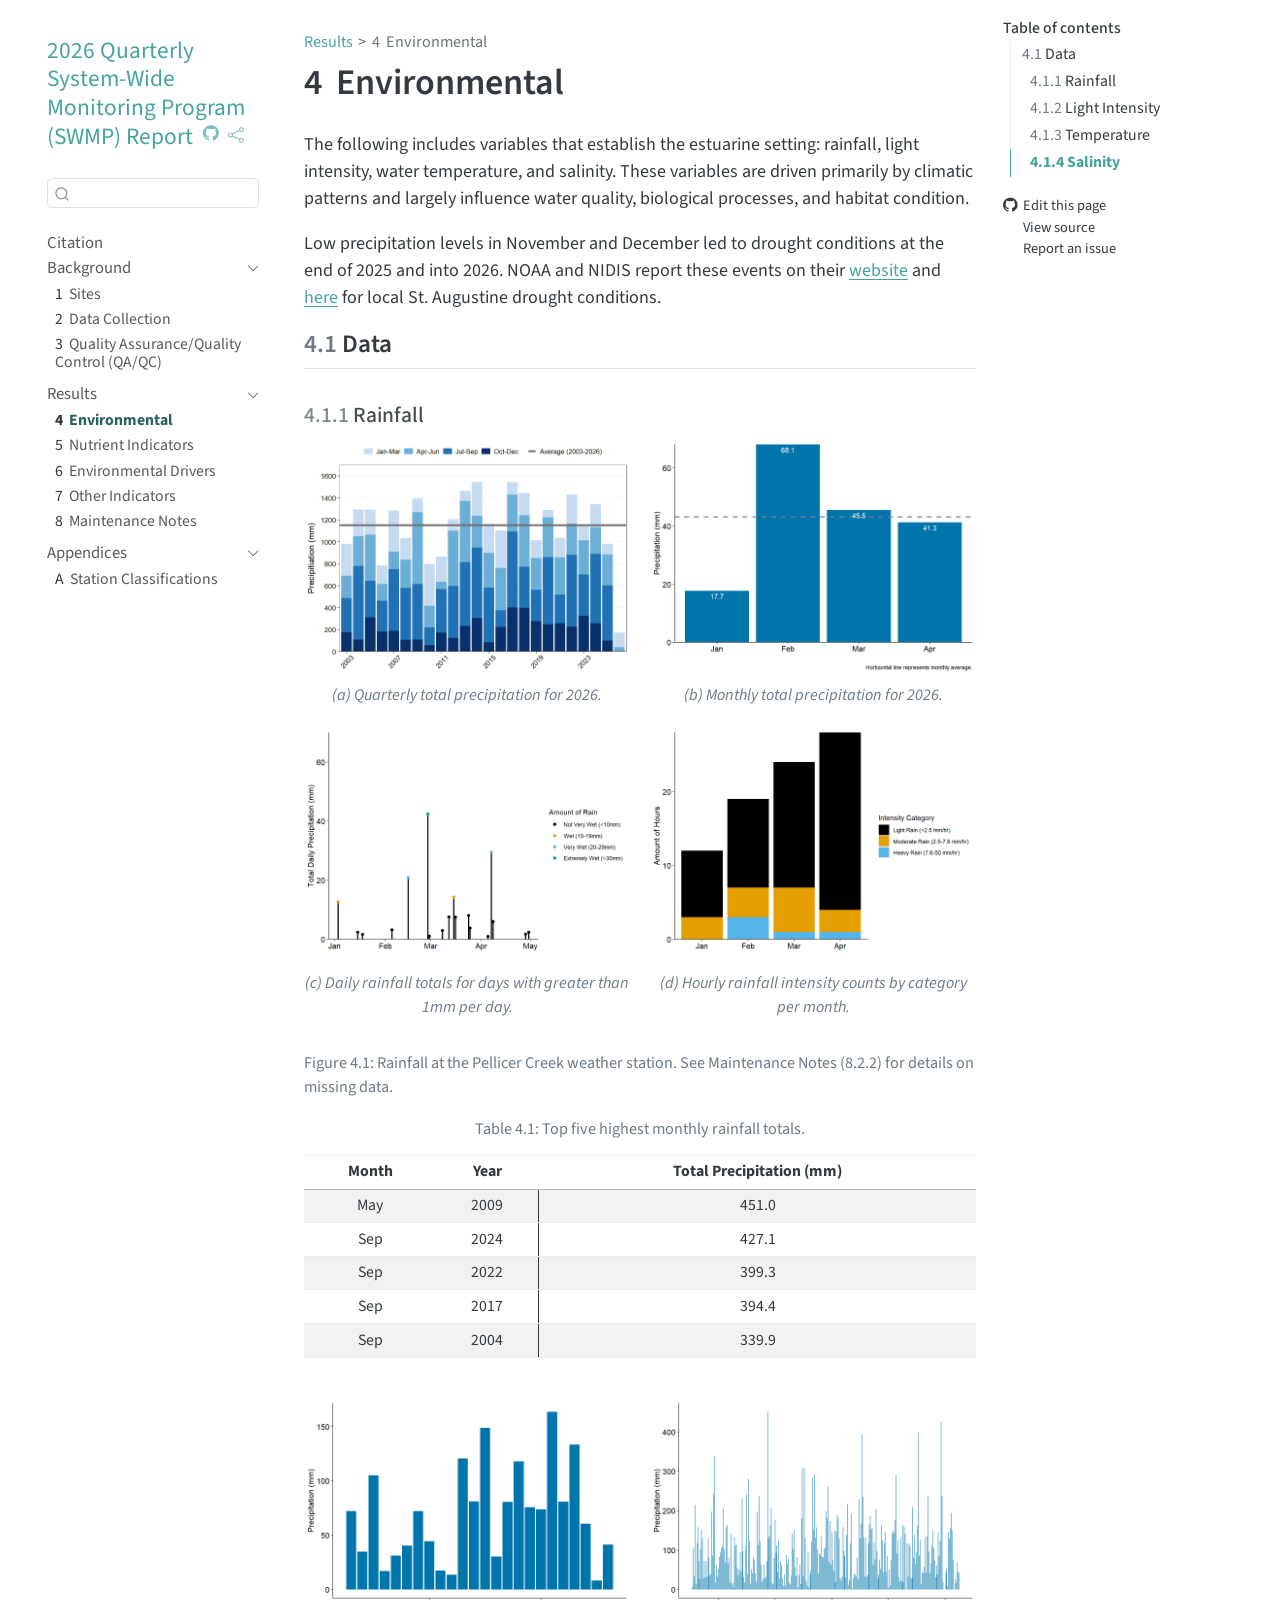
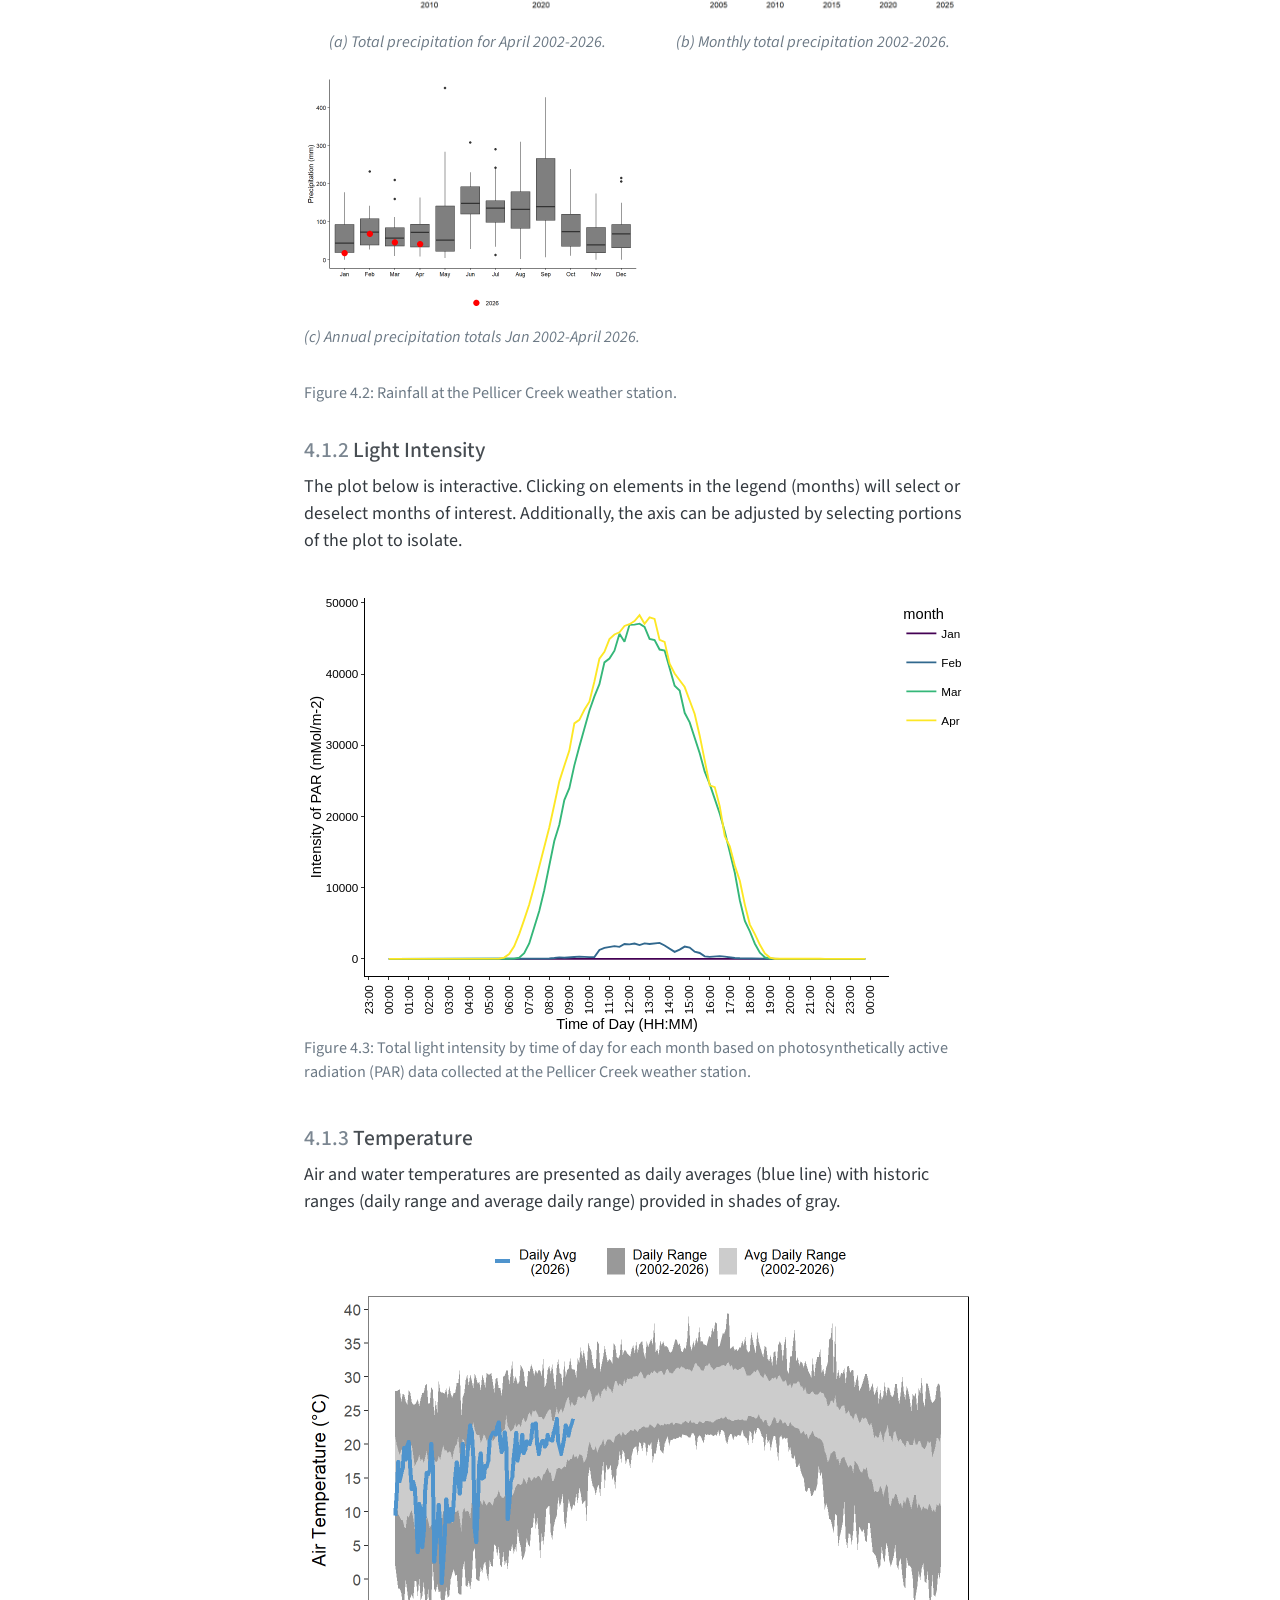
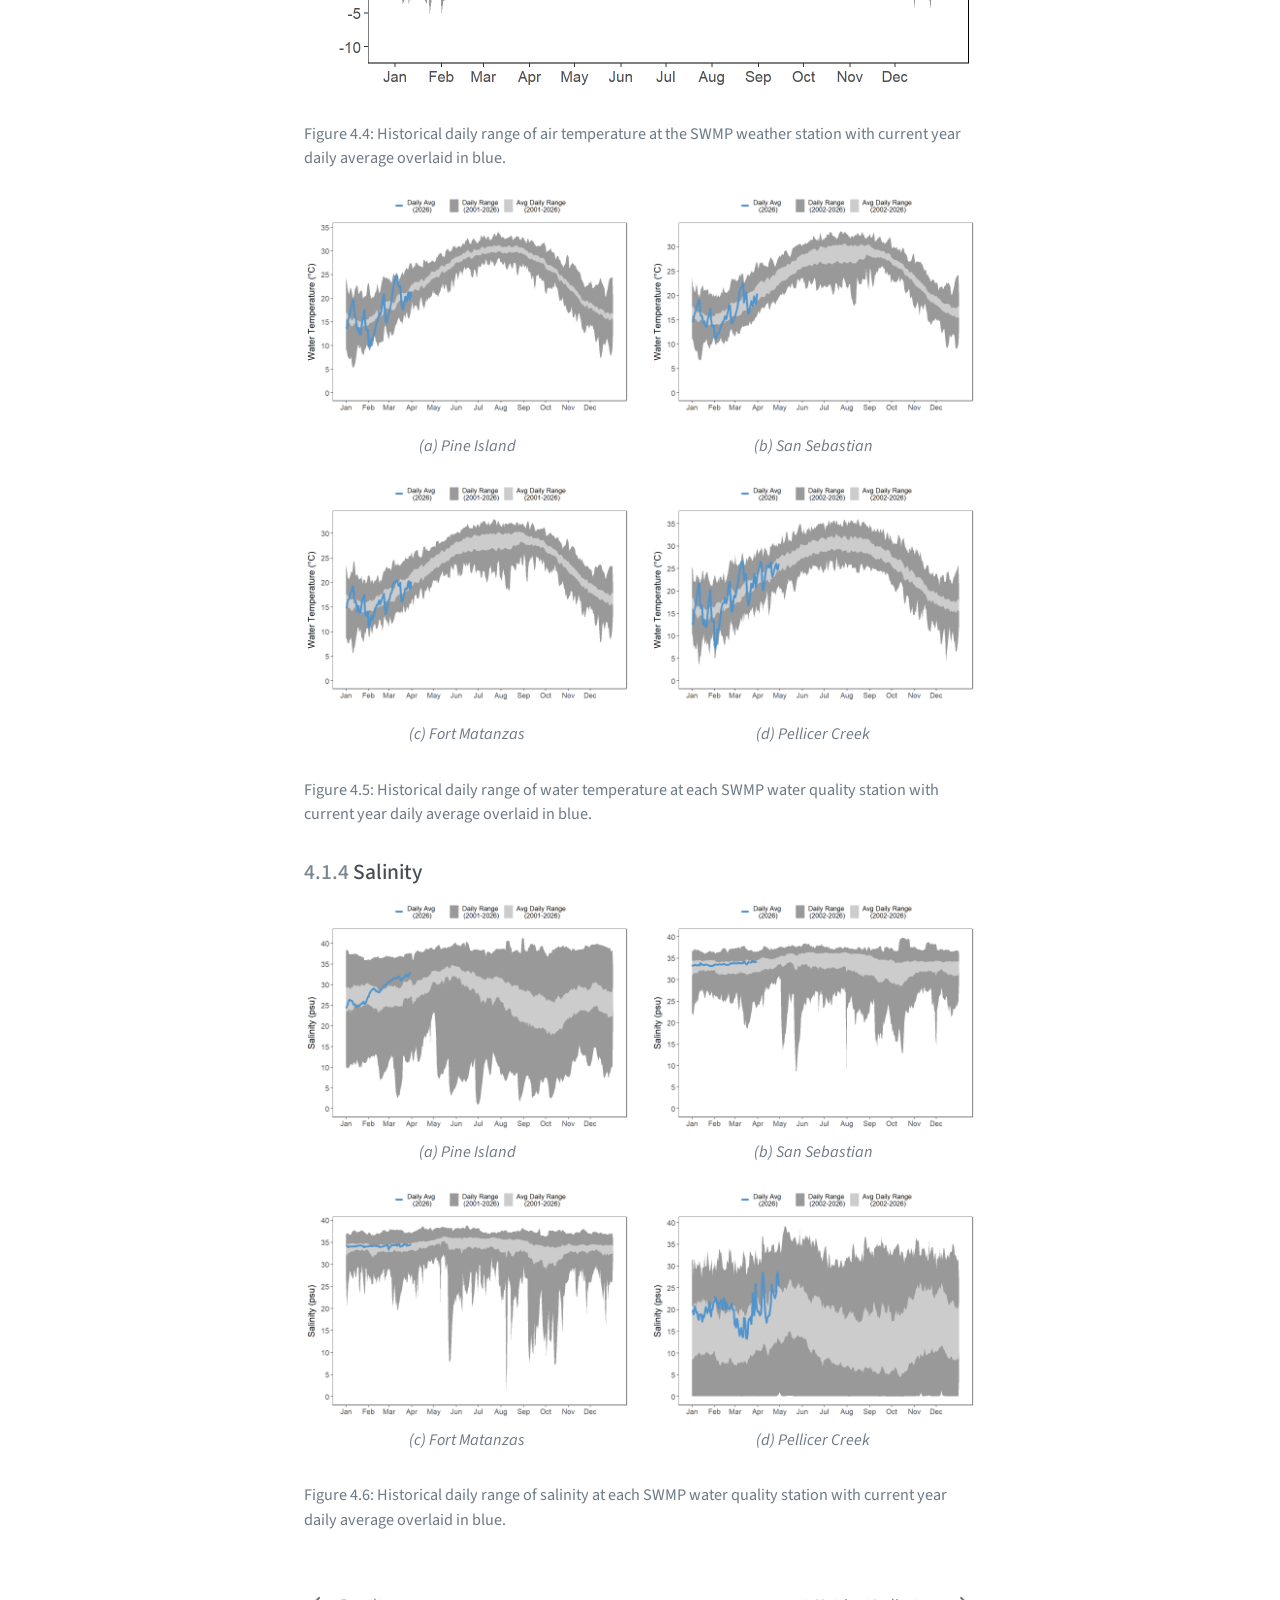
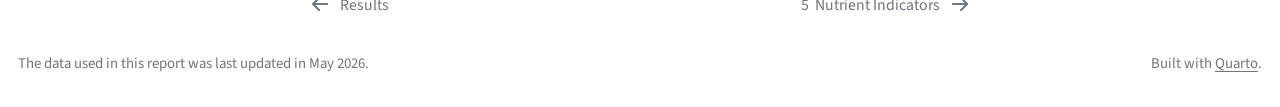
<file: docs/text/environmental.html>
<!DOCTYPE html>
<html xmlns="http://www.w3.org/1999/xhtml" lang="en" xml:lang="en"><head>

<meta charset="utf-8">
<meta name="generator" content="quarto-1.5.57">

<meta name="viewport" content="width=device-width, initial-scale=1.0, user-scalable=yes">


<title>4&nbsp; Environmental – 2026 Quarterly System-Wide Monitoring Program (SWMP) Report</title>
<style>
code{white-space: pre-wrap;}
span.smallcaps{font-variant: small-caps;}
div.columns{display: flex; gap: min(4vw, 1.5em);}
div.column{flex: auto; overflow-x: auto;}
div.hanging-indent{margin-left: 1.5em; text-indent: -1.5em;}
ul.task-list{list-style: none;}
ul.task-list li input[type="checkbox"] {
  width: 0.8em;
  margin: 0 0.8em 0.2em -1em; /* quarto-specific, see https://github.com/quarto-dev/quarto-cli/issues/4556 */ 
  vertical-align: middle;
}
</style>


<script src="../site_libs/quarto-nav/quarto-nav.js"></script>
<script src="../site_libs/quarto-nav/headroom.min.js"></script>
<script src="../site_libs/clipboard/clipboard.min.js"></script>
<script src="../site_libs/quarto-search/autocomplete.umd.js"></script>
<script src="../site_libs/quarto-search/fuse.min.js"></script>
<script src="../site_libs/quarto-search/quarto-search.js"></script>
<meta name="quarto:offset" content="../">
<link href="../text/nut-indicators.html" rel="next">
<link href="../text/results.html" rel="prev">
<link href="../images/friends-logo.png" rel="icon" type="image/png">
<script src="../site_libs/quarto-html/quarto.js"></script>
<script src="../site_libs/quarto-html/popper.min.js"></script>
<script src="../site_libs/quarto-html/tippy.umd.min.js"></script>
<script src="../site_libs/quarto-html/anchor.min.js"></script>
<link href="../site_libs/quarto-html/tippy.css" rel="stylesheet">
<link href="../site_libs/quarto-html/quarto-syntax-highlighting.css" rel="stylesheet" id="quarto-text-highlighting-styles">
<script src="../site_libs/bootstrap/bootstrap.min.js"></script>
<link href="../site_libs/bootstrap/bootstrap-icons.css" rel="stylesheet">
<link href="../site_libs/bootstrap/bootstrap.min.css" rel="stylesheet" id="quarto-bootstrap" data-mode="light">
<script src="../site_libs/quarto-contrib/glightbox/glightbox.min.js"></script>
<link href="../site_libs/quarto-contrib/glightbox/glightbox.min.css" rel="stylesheet">
<link href="../site_libs/quarto-contrib/glightbox/lightbox.css" rel="stylesheet">
<script id="quarto-search-options" type="application/json">{
  "location": "sidebar",
  "copy-button": false,
  "collapse-after": 3,
  "panel-placement": "start",
  "type": "textbox",
  "limit": 50,
  "keyboard-shortcut": [
    "f",
    "/",
    "s"
  ],
  "show-item-context": false,
  "language": {
    "search-no-results-text": "No results",
    "search-matching-documents-text": "matching documents",
    "search-copy-link-title": "Copy link to search",
    "search-hide-matches-text": "Hide additional matches",
    "search-more-match-text": "more match in this document",
    "search-more-matches-text": "more matches in this document",
    "search-clear-button-title": "Clear",
    "search-text-placeholder": "",
    "search-detached-cancel-button-title": "Cancel",
    "search-submit-button-title": "Submit",
    "search-label": "Search"
  }
}</script>
<script src="../site_libs/kePrint-0.0.1/kePrint.js"></script>

<link href="../site_libs/lightable-0.0.1/lightable.css" rel="stylesheet">

<link href="../site_libs/htmltools-fill-0.5.8.1/fill.css" rel="stylesheet">

<script src="../site_libs/htmlwidgets-1.6.4/htmlwidgets.js"></script>

<script src="../site_libs/plotly-binding-4.10.4/plotly.js"></script>

<script src="../site_libs/typedarray-0.1/typedarray.min.js"></script>

<script src="../site_libs/jquery-3.5.1/jquery.min.js"></script>

<link href="../site_libs/crosstalk-1.2.1/css/crosstalk.min.css" rel="stylesheet">

<script src="../site_libs/crosstalk-1.2.1/js/crosstalk.min.js"></script>

<link href="../site_libs/plotly-htmlwidgets-css-2.11.1/plotly-htmlwidgets.css" rel="stylesheet">

<script src="../site_libs/plotly-main-2.11.1/plotly-latest.min.js"></script>



</head>

<body class="nav-sidebar floating">

<div id="quarto-search-results"></div>
  <header id="quarto-header" class="headroom fixed-top">
  <nav class="quarto-secondary-nav">
    <div class="container-fluid d-flex">
      <button type="button" class="quarto-btn-toggle btn" data-bs-toggle="collapse" role="button" data-bs-target=".quarto-sidebar-collapse-item" aria-controls="quarto-sidebar" aria-expanded="false" aria-label="Toggle sidebar navigation" onclick="if (window.quartoToggleHeadroom) { window.quartoToggleHeadroom(); }">
        <i class="bi bi-layout-text-sidebar-reverse"></i>
      </button>
        <nav class="quarto-page-breadcrumbs" aria-label="breadcrumb"><ol class="breadcrumb"><li class="breadcrumb-item"><a href="../text/results.html">Results</a></li><li class="breadcrumb-item"><a href="../text/environmental.html"><span class="chapter-number">4</span>&nbsp; <span class="chapter-title">Environmental</span></a></li></ol></nav>
        <a class="flex-grow-1" role="navigation" data-bs-toggle="collapse" data-bs-target=".quarto-sidebar-collapse-item" aria-controls="quarto-sidebar" aria-expanded="false" aria-label="Toggle sidebar navigation" onclick="if (window.quartoToggleHeadroom) { window.quartoToggleHeadroom(); }">      
        </a>
      <button type="button" class="btn quarto-search-button" aria-label="Search" onclick="window.quartoOpenSearch();">
        <i class="bi bi-search"></i>
      </button>
    </div>
  </nav>
</header>
<!-- content -->
<div id="quarto-content" class="quarto-container page-columns page-rows-contents page-layout-article">
<!-- sidebar -->
  <nav id="quarto-sidebar" class="sidebar collapse collapse-horizontal quarto-sidebar-collapse-item sidebar-navigation floating overflow-auto">
    <div class="pt-lg-2 mt-2 text-left sidebar-header">
    <div class="sidebar-title mb-0 py-0">
      <a href="../">2026 Quarterly System-Wide Monitoring Program (SWMP) Report</a> 
        <div class="sidebar-tools-main">
    <a href="https://github.com/GTMNERR/2026_Q1_SWMP_Report" title="Source Code" class="quarto-navigation-tool px-1" aria-label="Source Code"><i class="bi bi-github"></i></a>
    <div class="dropdown">
      <a href="" title="Share" id="quarto-navigation-tool-dropdown-0" class="quarto-navigation-tool dropdown-toggle px-1" data-bs-toggle="dropdown" aria-expanded="false" role="link" aria-label="Share"><i class="bi bi-share"></i></a>
      <ul class="dropdown-menu" aria-labelledby="quarto-navigation-tool-dropdown-0">
          <li>
            <a class="dropdown-item sidebar-tools-main-item" href="https://twitter.com/intent/tweet?url=|url|">
              <i class="bi bi-twitter pe-1"></i>
            Twitter
            </a>
          </li>
          <li>
            <a class="dropdown-item sidebar-tools-main-item" href="https://www.facebook.com/sharer/sharer.php?u=|url|">
              <i class="bi bi-facebook pe-1"></i>
            Facebook
            </a>
          </li>
      </ul>
    </div>
</div>
    </div>
      </div>
        <div class="mt-2 flex-shrink-0 align-items-center">
        <div class="sidebar-search">
        <div id="quarto-search" class="" title="Search"></div>
        </div>
        </div>
    <div class="sidebar-menu-container"> 
    <ul class="list-unstyled mt-1">
        <li class="sidebar-item">
  <div class="sidebar-item-container"> 
  <a href="../index.html" class="sidebar-item-text sidebar-link">
 <span class="menu-text">Citation</span></a>
  </div>
</li>
        <li class="sidebar-item sidebar-item-section">
      <div class="sidebar-item-container"> 
            <a href="../text/background.html" class="sidebar-item-text sidebar-link">
 <span class="menu-text">Background</span></a>
          <a class="sidebar-item-toggle text-start" data-bs-toggle="collapse" data-bs-target="#quarto-sidebar-section-1" role="navigation" aria-expanded="true" aria-label="Toggle section">
            <i class="bi bi-chevron-right ms-2"></i>
          </a> 
      </div>
      <ul id="quarto-sidebar-section-1" class="collapse list-unstyled sidebar-section depth1 show">  
          <li class="sidebar-item">
  <div class="sidebar-item-container"> 
  <a href="../text/sites.html" class="sidebar-item-text sidebar-link">
 <span class="menu-text"><span class="chapter-number">1</span>&nbsp; <span class="chapter-title">Sites</span></span></a>
  </div>
</li>
          <li class="sidebar-item">
  <div class="sidebar-item-container"> 
  <a href="../text/collection.html" class="sidebar-item-text sidebar-link">
 <span class="menu-text"><span class="chapter-number">2</span>&nbsp; <span class="chapter-title">Data Collection</span></span></a>
  </div>
</li>
          <li class="sidebar-item">
  <div class="sidebar-item-container"> 
  <a href="../text/qaqc.html" class="sidebar-item-text sidebar-link">
 <span class="menu-text"><span class="chapter-number">3</span>&nbsp; <span class="chapter-title">Quality Assurance/Quality Control (QA/QC)</span></span></a>
  </div>
</li>
      </ul>
  </li>
        <li class="sidebar-item sidebar-item-section">
      <div class="sidebar-item-container"> 
            <a href="../text/results.html" class="sidebar-item-text sidebar-link">
 <span class="menu-text">Results</span></a>
          <a class="sidebar-item-toggle text-start" data-bs-toggle="collapse" data-bs-target="#quarto-sidebar-section-2" role="navigation" aria-expanded="true" aria-label="Toggle section">
            <i class="bi bi-chevron-right ms-2"></i>
          </a> 
      </div>
      <ul id="quarto-sidebar-section-2" class="collapse list-unstyled sidebar-section depth1 show">  
          <li class="sidebar-item">
  <div class="sidebar-item-container"> 
  <a href="../text/environmental.html" class="sidebar-item-text sidebar-link active">
 <span class="menu-text"><span class="chapter-number">4</span>&nbsp; <span class="chapter-title">Environmental</span></span></a>
  </div>
</li>
          <li class="sidebar-item">
  <div class="sidebar-item-container"> 
  <a href="../text/nut-indicators.html" class="sidebar-item-text sidebar-link">
 <span class="menu-text"><span class="chapter-number">5</span>&nbsp; <span class="chapter-title">Nutrient Indicators</span></span></a>
  </div>
</li>
          <li class="sidebar-item">
  <div class="sidebar-item-container"> 
  <a href="../text/environmental-drivers.html" class="sidebar-item-text sidebar-link">
 <span class="menu-text"><span class="chapter-number">6</span>&nbsp; <span class="chapter-title">Environmental Drivers</span></span></a>
  </div>
</li>
          <li class="sidebar-item">
  <div class="sidebar-item-container"> 
  <a href="../text/misc-bac.html" class="sidebar-item-text sidebar-link">
 <span class="menu-text"><span class="chapter-number">7</span>&nbsp; <span class="chapter-title">Other Indicators</span></span></a>
  </div>
</li>
          <li class="sidebar-item">
  <div class="sidebar-item-container"> 
  <a href="../text/maintenance.html" class="sidebar-item-text sidebar-link">
 <span class="menu-text"><span class="chapter-number">8</span>&nbsp; <span class="chapter-title">Maintenance Notes</span></span></a>
  </div>
</li>
      </ul>
  </li>
        <li class="sidebar-item sidebar-item-section">
      <div class="sidebar-item-container"> 
            <a class="sidebar-item-text sidebar-link text-start" data-bs-toggle="collapse" data-bs-target="#quarto-sidebar-section-3" role="navigation" aria-expanded="true">
 <span class="menu-text">Appendices</span></a>
          <a class="sidebar-item-toggle text-start" data-bs-toggle="collapse" data-bs-target="#quarto-sidebar-section-3" role="navigation" aria-expanded="true" aria-label="Toggle section">
            <i class="bi bi-chevron-right ms-2"></i>
          </a> 
      </div>
      <ul id="quarto-sidebar-section-3" class="collapse list-unstyled sidebar-section depth1 show">  
          <li class="sidebar-item">
  <div class="sidebar-item-container"> 
  <a href="../text/a1-cmecs.html" class="sidebar-item-text sidebar-link">
 <span class="menu-text"><span class="chapter-number">A</span>&nbsp; <span class="chapter-title">Station Classifications</span></span></a>
  </div>
</li>
      </ul>
  </li>
    </ul>
    </div>
</nav>
<div id="quarto-sidebar-glass" class="quarto-sidebar-collapse-item" data-bs-toggle="collapse" data-bs-target=".quarto-sidebar-collapse-item"></div>
<!-- margin-sidebar -->
    <div id="quarto-margin-sidebar" class="sidebar margin-sidebar">
        <nav id="TOC" role="doc-toc" class="toc-active">
    <h2 id="toc-title">Table of contents</h2>
   
  <ul>
  <li><a href="#data" id="toc-data" class="nav-link active" data-scroll-target="#data"><span class="header-section-number">4.1</span> Data</a>
  <ul class="collapse">
  <li><a href="#rainfall" id="toc-rainfall" class="nav-link" data-scroll-target="#rainfall"><span class="header-section-number">4.1.1</span> Rainfall</a></li>
  <li><a href="#light-intensity" id="toc-light-intensity" class="nav-link" data-scroll-target="#light-intensity"><span class="header-section-number">4.1.2</span> Light Intensity</a></li>
  <li><a href="#temperature" id="toc-temperature" class="nav-link" data-scroll-target="#temperature"><span class="header-section-number">4.1.3</span> Temperature</a></li>
  <li><a href="#salinity" id="toc-salinity" class="nav-link" data-scroll-target="#salinity"><span class="header-section-number">4.1.4</span> Salinity</a></li>
  </ul></li>
  </ul>
<div class="toc-actions"><ul><li><a href="https://github.com/GTMNERR/2026_Q1_SWMP_Report/edit/main/text/environmental.qmd" class="toc-action"><i class="bi bi-github"></i>Edit this page</a></li><li><a href="https://github.com/GTMNERR/2026_Q1_SWMP_Report/blob/main/text/environmental.qmd" class="toc-action"><i class="bi empty"></i>View source</a></li><li><a href="https://github.com/GTMNERR/2026_Q1_SWMP_Report/issues/new" class="toc-action"><i class="bi empty"></i>Report an issue</a></li></ul></div></nav>
    </div>
<!-- main -->
<main class="content" id="quarto-document-content">

<header id="title-block-header" class="quarto-title-block default"><nav class="quarto-page-breadcrumbs quarto-title-breadcrumbs d-none d-lg-block" aria-label="breadcrumb"><ol class="breadcrumb"><li class="breadcrumb-item"><a href="../text/results.html">Results</a></li><li class="breadcrumb-item"><a href="../text/environmental.html"><span class="chapter-number">4</span>&nbsp; <span class="chapter-title">Environmental</span></a></li></ol></nav>
<div class="quarto-title">
<h1 class="title"><span class="chapter-number">4</span>&nbsp; <span class="chapter-title">Environmental</span></h1>
</div>



<div class="quarto-title-meta">

    
  
    
  </div>
  


</header>


<p>The following includes variables that establish the estuarine setting: rainfall, light intensity, water temperature, and salinity. These variables are driven primarily by climatic patterns and largely influence water quality, biological processes, and habitat condition.</p>
<p>Low precipitation levels in November and December led to drought conditions at the end of 2025 and into 2026. NOAA and NIDIS report these events on their <a href="https://www.drought.gov">website</a> and <a href="https://www.drought.gov/location/32086,%20Saint%20Augustine,%20FL,%20USA">here</a> for local St.&nbsp;Augustine drought conditions.</p>
<!-- ## Summary -->
<!-- Winter storm Finn (unofficially named) brought rainfall and strong winds in [January](https://www.actionnewsjax.com/news/local/strong-storm-cold-front-will-move-across-northeast-florida-southeast-georgia/DNJ3SOGJ35G4FCKJLPJNP67YZY/) to Northeast Florida causing some local schools to release students early and cancel after school activities (@fig-rainfall-1; @fig-rainfall-2). This event is discussed in further detail in the next chapter. -->
<!-- Total measured rainfall in 2024 was 1347.2 mm (@fig-SeptPrecip-3). The third quarter of the year had the greatest rainfall total (@fig-rainfall) because of September, which had a record-setting high monthly total (@tbl-topRain; @fig-SeptPrecip-1; @fig-SeptPrecip-2). September also had the greatest number of rain days exceeding 10 mm/day (@Fig-rainfall-3), and more storms producing heavy rainfall (@Fig-rainfall-4). Rainfall totals for the fourth quarter of 2024 are incomplete, resulting from a computer program error. Data are missing beginning November 13, 2024, and continuing through the end of the year (see Maintenance Notes Section 8.2.2; @fig-SeptPrecip-4). -->
<!-- Light intensity was highest from April to August. December had the lowest mid-day photosynthetically active radiation (PAR) (@fig-lightintensity). -->
<!-- Daily average air temperatures were highest from June - August, and most variable during January – April and November – December (@fig-range-atemp). -->
<!-- While there were some low water temperatures throughout the year, daily average water temperatures were generally higher than average (@fig-range-temp). Water temperature decreased in August and September with the onset of the large rain events causing water temperatures to fall below the historic average daily range at all four stations (@fig-range-temp-2; @fig-range-temp-3). Water temperatures increased at all four stations in November nearing the historic 2002-2024 maximum daily range  (@fig-range-temp). -->
<!-- Rainfall in January and September – November brought salinity levels lower than their average daily ranges (@fig-range-sal), particularly at the stations farthest from the inlets (@fig-range-sal-1; @fig-range-sal-4). However, the drought conditions during spring increased salinity levels. Salinity stayed higher than the average daily range at all stations through July, but was most pronounced at Pine Island (@fig-range-sal-1).  -->
<section id="data" class="level2" data-number="4.1">
<h2 data-number="4.1" class="anchored" data-anchor-id="data"><span class="header-section-number">4.1</span> Data</h2>
<section id="rainfall" class="level3" data-number="4.1.1">
<h3 data-number="4.1.1" class="anchored" data-anchor-id="rainfall"><span class="header-section-number">4.1.1</span> Rainfall</h3>
<div id="fig-rainfall" class="quarto-layout-panel">
<figure class="quarto-float quarto-float-fig figure">
<div aria-describedby="fig-rainfall-caption-0ceaefa1-69ba-4598-a22c-09a6ac19f8ca">
<div class="quarto-layout-row">
<div class="cell-output-display quarto-layout-cell-subref quarto-layout-cell" data-ref-parent="fig-rainfall" style="flex-basis: 50.0%;justify-content: flex-start;">
<div id="fig-rainfall-1" class="quarto-float quarto-figure quarto-figure-center anchored">
<figure class="quarto-float quarto-subfloat-fig figure">
<div aria-describedby="fig-rainfall-1-caption-0ceaefa1-69ba-4598-a22c-09a6ac19f8ca">
<a href="environmental_files/figure-html/fig-rainfall-1.png" class="lightbox" data-gallery="fig-rainfall" title="Figure&nbsp;4.1&nbsp;(a): Quarterly total precipitation for 2026."><img src="environmental_files/figure-html/fig-rainfall-1.png" class="img-fluid figure-img" data-ref-parent="fig-rainfall" width="672"></a>
</div>
<figcaption class="quarto-float-caption-bottom quarto-subfloat-caption quarto-subfloat-fig" id="fig-rainfall-1-caption-0ceaefa1-69ba-4598-a22c-09a6ac19f8ca">
(a) Quarterly total precipitation for 2026.
</figcaption>
</figure>
</div>
</div>
<div class="cell-output-display quarto-layout-cell-subref quarto-layout-cell" data-ref-parent="fig-rainfall" style="flex-basis: 50.0%;justify-content: flex-start;">
<div id="fig-rainfall-2" class="quarto-float quarto-figure quarto-figure-center anchored">
<figure class="quarto-float quarto-subfloat-fig figure">
<div aria-describedby="fig-rainfall-2-caption-0ceaefa1-69ba-4598-a22c-09a6ac19f8ca">
<a href="environmental_files/figure-html/fig-rainfall-2.png" class="lightbox" data-gallery="fig-rainfall" title="Figure&nbsp;4.1&nbsp;(b): Monthly total precipitation for 2026."><img src="environmental_files/figure-html/fig-rainfall-2.png" class="img-fluid figure-img" data-ref-parent="fig-rainfall" width="672"></a>
</div>
<figcaption class="quarto-float-caption-bottom quarto-subfloat-caption quarto-subfloat-fig" id="fig-rainfall-2-caption-0ceaefa1-69ba-4598-a22c-09a6ac19f8ca">
(b) Monthly total precipitation for 2026.
</figcaption>
</figure>
</div>
</div>
</div>
<div class="quarto-layout-row">
<div class="cell-output-display quarto-layout-cell-subref quarto-layout-cell" data-ref-parent="fig-rainfall" style="flex-basis: 50.0%;justify-content: flex-start;">
<div id="fig-rainfall-3" class="quarto-float quarto-figure quarto-figure-center anchored">
<figure class="quarto-float quarto-subfloat-fig figure">
<div aria-describedby="fig-rainfall-3-caption-0ceaefa1-69ba-4598-a22c-09a6ac19f8ca">
<a href="environmental_files/figure-html/fig-rainfall-3.png" class="lightbox" data-gallery="fig-rainfall" title="Figure&nbsp;4.1&nbsp;(c): Daily rainfall totals for days with greater than 1mm per day."><img src="environmental_files/figure-html/fig-rainfall-3.png" class="img-fluid figure-img" data-ref-parent="fig-rainfall" width="672"></a>
</div>
<figcaption class="quarto-float-caption-bottom quarto-subfloat-caption quarto-subfloat-fig" id="fig-rainfall-3-caption-0ceaefa1-69ba-4598-a22c-09a6ac19f8ca">
(c) Daily rainfall totals for days with greater than 1mm per day.
</figcaption>
</figure>
</div>
</div>
<div class="cell-output-display quarto-layout-cell-subref quarto-layout-cell" data-ref-parent="fig-rainfall" style="flex-basis: 50.0%;justify-content: flex-start;">
<div id="fig-rainfall-4" class="quarto-float quarto-figure quarto-figure-center anchored">
<figure class="quarto-float quarto-subfloat-fig figure">
<div aria-describedby="fig-rainfall-4-caption-0ceaefa1-69ba-4598-a22c-09a6ac19f8ca">
<a href="environmental_files/figure-html/fig-rainfall-4.png" class="lightbox" data-gallery="fig-rainfall" title="Figure&nbsp;4.1&nbsp;(d): Hourly rainfall intensity counts by category per month."><img src="environmental_files/figure-html/fig-rainfall-4.png" class="img-fluid figure-img" data-ref-parent="fig-rainfall" width="672"></a>
</div>
<figcaption class="quarto-float-caption-bottom quarto-subfloat-caption quarto-subfloat-fig" id="fig-rainfall-4-caption-0ceaefa1-69ba-4598-a22c-09a6ac19f8ca">
(d) Hourly rainfall intensity counts by category per month.
</figcaption>
</figure>
</div>
</div>
</div>
</div>
<figcaption class="quarto-float-caption-bottom quarto-float-caption quarto-float-fig" id="fig-rainfall-caption-0ceaefa1-69ba-4598-a22c-09a6ac19f8ca">
Figure&nbsp;4.1: Rainfall at the Pellicer Creek weather station. See Maintenance Notes (8.2.2) for details on missing data.
</figcaption>
</figure>
</div>
<div class="cell">
<div id="tbl-topRain" class="cell quarto-float quarto-figure quarto-figure-center anchored">
<figure class="quarto-float quarto-float-tbl figure">
<figcaption class="quarto-float-caption-top quarto-float-caption quarto-float-tbl" id="tbl-topRain-caption-0ceaefa1-69ba-4598-a22c-09a6ac19f8ca">
Table&nbsp;4.1: Top five highest monthly rainfall totals.
</figcaption>
<div aria-describedby="tbl-topRain-caption-0ceaefa1-69ba-4598-a22c-09a6ac19f8ca">
<div class="cell-output-display">
<table class="table do-not-create-environment cell caption-top table-sm table-striped small" data-quarto-postprocess="true">
<thead>
<tr class="header">
<th data-quarto-table-cell-role="th" style="text-align: center; position: sticky; top: 0; background-color: #FFFFFF;">Month</th>
<th data-quarto-table-cell-role="th" style="text-align: center; position: sticky; top: 0; background-color: #FFFFFF;">Year</th>
<th data-quarto-table-cell-role="th" style="text-align: center; position: sticky; top: 0; background-color: #FFFFFF;">Total Precipitation (mm)</th>
</tr>
</thead>
<tbody>
<tr class="odd">
<td style="text-align: center;">May</td>
<td style="text-align: center;">2009</td>
<td style="text-align: center; border-left: 1px solid;">451.0</td>
</tr>
<tr class="even">
<td style="text-align: center;">Sep</td>
<td style="text-align: center;">2024</td>
<td style="text-align: center; border-left: 1px solid;">427.1</td>
</tr>
<tr class="odd">
<td style="text-align: center;">Sep</td>
<td style="text-align: center;">2022</td>
<td style="text-align: center; border-left: 1px solid;">399.3</td>
</tr>
<tr class="even">
<td style="text-align: center;">Sep</td>
<td style="text-align: center;">2017</td>
<td style="text-align: center; border-left: 1px solid;">394.4</td>
</tr>
<tr class="odd">
<td style="text-align: center;">Sep</td>
<td style="text-align: center;">2004</td>
<td style="text-align: center; border-left: 1px solid;">339.9</td>
</tr>
</tbody>
</table>


</div>
</div>
</figure>
</div>
</div>
<div id="fig-AprPrecip" class="quarto-layout-panel">
<figure class="quarto-float quarto-float-fig figure">
<div aria-describedby="fig-AprPrecip-caption-0ceaefa1-69ba-4598-a22c-09a6ac19f8ca">
<div class="quarto-layout-row">
<div class="cell-output-display quarto-layout-cell-subref quarto-layout-cell" data-ref-parent="fig-AprPrecip" style="flex-basis: 50.0%;justify-content: flex-start;">
<div id="fig-AprPrecip-1" class="quarto-float quarto-figure quarto-figure-center anchored">
<figure class="quarto-float quarto-subfloat-fig figure">
<div aria-describedby="fig-AprPrecip-1-caption-0ceaefa1-69ba-4598-a22c-09a6ac19f8ca">
<a href="environmental_files/figure-html/fig-AprPrecip-1.png" class="lightbox" data-gallery="fig-AprPrecip" title="Figure&nbsp;4.2&nbsp;(a): Total precipitation for April 2002-2026."><img src="environmental_files/figure-html/fig-AprPrecip-1.png" class="img-fluid figure-img" data-ref-parent="fig-AprPrecip" width="672"></a>
</div>
<figcaption class="quarto-float-caption-bottom quarto-subfloat-caption quarto-subfloat-fig" id="fig-AprPrecip-1-caption-0ceaefa1-69ba-4598-a22c-09a6ac19f8ca">
(a) Total precipitation for April 2002-2026.
</figcaption>
</figure>
</div>
</div>
<div class="cell-output-display quarto-layout-cell-subref quarto-layout-cell" data-ref-parent="fig-AprPrecip" style="flex-basis: 50.0%;justify-content: flex-start;">
<div id="fig-AprPrecip-2" class="quarto-float quarto-figure quarto-figure-center anchored">
<figure class="quarto-float quarto-subfloat-fig figure">
<div aria-describedby="fig-AprPrecip-2-caption-0ceaefa1-69ba-4598-a22c-09a6ac19f8ca">
<a href="environmental_files/figure-html/fig-AprPrecip-2.png" class="lightbox" data-gallery="fig-AprPrecip" title="Figure&nbsp;4.2&nbsp;(b): Monthly total precipitation 2002-2026."><img src="environmental_files/figure-html/fig-AprPrecip-2.png" class="img-fluid figure-img" data-ref-parent="fig-AprPrecip" width="672"></a>
</div>
<figcaption class="quarto-float-caption-bottom quarto-subfloat-caption quarto-subfloat-fig" id="fig-AprPrecip-2-caption-0ceaefa1-69ba-4598-a22c-09a6ac19f8ca">
(b) Monthly total precipitation 2002-2026.
</figcaption>
</figure>
</div>
</div>
</div>
<div class="quarto-layout-row">
<div class="cell-output-display quarto-layout-cell-subref quarto-layout-cell" data-ref-parent="fig-AprPrecip" style="flex-basis: 50.0%;justify-content: flex-start;">
<div id="fig-AprPrecip-3" class="quarto-float quarto-figure quarto-figure-center anchored">
<figure class="quarto-float quarto-subfloat-fig figure">
<div aria-describedby="fig-AprPrecip-3-caption-0ceaefa1-69ba-4598-a22c-09a6ac19f8ca">
<a href="environmental_files/figure-html/fig-AprPrecip-3.png" class="lightbox" data-gallery="fig-AprPrecip" title="Figure&nbsp;4.2&nbsp;(c): Annual precipitation totals Jan 2002-April 2026."><img src="environmental_files/figure-html/fig-AprPrecip-3.png" class="img-fluid figure-img" data-ref-parent="fig-AprPrecip" width="672"></a>
</div>
<figcaption class="quarto-float-caption-bottom quarto-subfloat-caption quarto-subfloat-fig" id="fig-AprPrecip-3-caption-0ceaefa1-69ba-4598-a22c-09a6ac19f8ca">
(c) Annual precipitation totals Jan 2002-April 2026.
</figcaption>
</figure>
</div>
</div>
</div>
</div>
<figcaption class="quarto-float-caption-bottom quarto-float-caption quarto-float-fig" id="fig-AprPrecip-caption-0ceaefa1-69ba-4598-a22c-09a6ac19f8ca">
Figure&nbsp;4.2: Rainfall at the Pellicer Creek weather station.
</figcaption>
</figure>
</div>
</section>
<section id="light-intensity" class="level3" data-number="4.1.2">
<h3 data-number="4.1.2" class="anchored" data-anchor-id="light-intensity"><span class="header-section-number">4.1.2</span> Light Intensity</h3>
<p>The plot below is interactive. Clicking on elements in the legend (months) will select or deselect months of interest. Additionally, the axis can be adjusted by selecting portions of the plot to isolate.</p>
<div class="cell">
<div id="fig-lightintensity" class="cell-output-display quarto-float quarto-figure quarto-figure-center anchored">
<figure class="quarto-float quarto-float-fig figure">
<div aria-describedby="fig-lightintensity-caption-0ceaefa1-69ba-4598-a22c-09a6ac19f8ca">
<div class="plotly html-widget html-fill-item" id="htmlwidget-0bae7da002c402f5669f" style="width:100%;height:464px;"></div>
<script type="application/json" data-for="htmlwidget-0bae7da002c402f5669f">{"x":{"data":[{"x":[1779163200,1779164100,1779165000,1779165900,1779166800,1779167700,1779168600,1779169500,1779170400,1779171300,1779172200,1779173100,1779174000,1779174900,1779175800,1779176700,1779177600,1779178500,1779179400,1779180300,1779181200,1779182100,1779183000,1779183900,1779184800,1779185700,1779186600,1779187500,1779188400,1779189300,1779190200,1779191100,1779192000,1779192900,1779193800,1779194700,1779195600,1779196500,1779197400,1779198300,1779199200,1779200100,1779201000,1779201900,1779202800,1779203700,1779204600,1779205500,1779206400,1779207300,1779208200,1779209100,1779210000,1779210900,1779211800,1779212700,1779213600,1779214500,1779215400,1779216300,1779217200,1779218100,1779219000,1779219900,1779220800,1779221700,1779222600,1779223500,1779224400,1779225300,1779226200,1779227100,1779228000,1779228900,1779229800,1779230700,1779231600,1779232500,1779233400,1779234300,1779235200,1779236100,1779237000,1779237900,1779238800,1779239700,1779240600,1779241500,1779242400,1779243300,1779244200,1779245100,1779246000,1779246900,1779247800,1779248700],"y":[0,0,0,0,0,0,0,0,0,0,0,0,0,0,0,0,0,0,0,0,0,0,0,0,0,0,0,0,0,0,0,0,0,0,0,0,0,0,0,0,0,0,0,0,0,0,0,0,0,0,0,0,0,0,0,0,0,0,0,0,0,0,0,0,0,0,0,0,0,0,0,0,0,0,0,0,0,0,0,0,0,0,0,0,0,0,0,0,0,0,0,0,0,0,0,0],"text":["datetime: 2026-05-19 00:00:00<br />intensity:     0.0<br />month: Jan<br />month: Jan","datetime: 2026-05-19 00:15:00<br />intensity:     0.0<br />month: Jan<br />month: Jan","datetime: 2026-05-19 00:30:00<br />intensity:     0.0<br />month: Jan<br />month: Jan","datetime: 2026-05-19 00:45:00<br />intensity:     0.0<br />month: Jan<br />month: Jan","datetime: 2026-05-19 01:00:00<br />intensity:     0.0<br />month: Jan<br />month: Jan","datetime: 2026-05-19 01:15:00<br />intensity:     0.0<br />month: Jan<br />month: Jan","datetime: 2026-05-19 01:30:00<br />intensity:     0.0<br />month: Jan<br />month: Jan","datetime: 2026-05-19 01:45:00<br />intensity:     0.0<br />month: Jan<br />month: Jan","datetime: 2026-05-19 02:00:00<br />intensity:     0.0<br />month: Jan<br />month: Jan","datetime: 2026-05-19 02:15:00<br />intensity:     0.0<br />month: Jan<br />month: Jan","datetime: 2026-05-19 02:30:00<br />intensity:     0.0<br />month: Jan<br />month: Jan","datetime: 2026-05-19 02:45:00<br />intensity:     0.0<br />month: Jan<br />month: Jan","datetime: 2026-05-19 03:00:00<br />intensity:     0.0<br />month: Jan<br />month: Jan","datetime: 2026-05-19 03:15:00<br />intensity:     0.0<br />month: Jan<br />month: Jan","datetime: 2026-05-19 03:30:00<br />intensity:     0.0<br />month: Jan<br />month: Jan","datetime: 2026-05-19 03:45:00<br />intensity:     0.0<br />month: Jan<br />month: Jan","datetime: 2026-05-19 04:00:00<br />intensity:     0.0<br />month: Jan<br />month: Jan","datetime: 2026-05-19 04:15:00<br />intensity:     0.0<br />month: Jan<br />month: Jan","datetime: 2026-05-19 04:30:00<br />intensity:     0.0<br />month: Jan<br />month: Jan","datetime: 2026-05-19 04:45:00<br />intensity:     0.0<br />month: Jan<br />month: Jan","datetime: 2026-05-19 05:00:00<br />intensity:     0.0<br />month: Jan<br />month: Jan","datetime: 2026-05-19 05:15:00<br />intensity:     0.0<br />month: Jan<br />month: Jan","datetime: 2026-05-19 05:30:00<br />intensity:     0.0<br />month: Jan<br />month: Jan","datetime: 2026-05-19 05:45:00<br />intensity:     0.0<br />month: Jan<br />month: Jan","datetime: 2026-05-19 06:00:00<br />intensity:     0.0<br />month: Jan<br />month: Jan","datetime: 2026-05-19 06:15:00<br />intensity:     0.0<br />month: Jan<br />month: Jan","datetime: 2026-05-19 06:30:00<br />intensity:     0.0<br />month: Jan<br />month: Jan","datetime: 2026-05-19 06:45:00<br />intensity:     0.0<br />month: Jan<br />month: Jan","datetime: 2026-05-19 07:00:00<br />intensity:     0.0<br />month: Jan<br />month: Jan","datetime: 2026-05-19 07:15:00<br />intensity:     0.0<br />month: Jan<br />month: Jan","datetime: 2026-05-19 07:30:00<br />intensity:     0.0<br />month: Jan<br />month: Jan","datetime: 2026-05-19 07:45:00<br />intensity:     0.0<br />month: Jan<br />month: Jan","datetime: 2026-05-19 08:00:00<br />intensity:     0.0<br />month: Jan<br />month: Jan","datetime: 2026-05-19 08:15:00<br />intensity:     0.0<br />month: Jan<br />month: Jan","datetime: 2026-05-19 08:30:00<br />intensity:     0.0<br />month: Jan<br />month: Jan","datetime: 2026-05-19 08:45:00<br />intensity:     0.0<br />month: Jan<br />month: Jan","datetime: 2026-05-19 09:00:00<br />intensity:     0.0<br />month: Jan<br />month: Jan","datetime: 2026-05-19 09:15:00<br />intensity:     0.0<br />month: Jan<br />month: Jan","datetime: 2026-05-19 09:30:00<br />intensity:     0.0<br />month: Jan<br />month: Jan","datetime: 2026-05-19 09:45:00<br />intensity:     0.0<br />month: Jan<br />month: Jan","datetime: 2026-05-19 10:00:00<br />intensity:     0.0<br />month: Jan<br />month: Jan","datetime: 2026-05-19 10:15:00<br />intensity:     0.0<br />month: Jan<br />month: Jan","datetime: 2026-05-19 10:30:00<br />intensity:     0.0<br />month: Jan<br />month: Jan","datetime: 2026-05-19 10:45:00<br />intensity:     0.0<br />month: Jan<br />month: Jan","datetime: 2026-05-19 11:00:00<br />intensity:     0.0<br />month: Jan<br />month: Jan","datetime: 2026-05-19 11:15:00<br />intensity:     0.0<br />month: Jan<br />month: Jan","datetime: 2026-05-19 11:30:00<br />intensity:     0.0<br />month: Jan<br />month: Jan","datetime: 2026-05-19 11:45:00<br />intensity:     0.0<br />month: Jan<br />month: Jan","datetime: 2026-05-19 12:00:00<br />intensity:     0.0<br />month: Jan<br />month: Jan","datetime: 2026-05-19 12:15:00<br />intensity:     0.0<br />month: Jan<br />month: Jan","datetime: 2026-05-19 12:30:00<br />intensity:     0.0<br />month: Jan<br />month: Jan","datetime: 2026-05-19 12:45:00<br />intensity:     0.0<br />month: Jan<br />month: Jan","datetime: 2026-05-19 13:00:00<br />intensity:     0.0<br />month: Jan<br />month: Jan","datetime: 2026-05-19 13:15:00<br />intensity:     0.0<br />month: Jan<br />month: Jan","datetime: 2026-05-19 13:30:00<br />intensity:     0.0<br />month: Jan<br />month: Jan","datetime: 2026-05-19 13:45:00<br />intensity:     0.0<br />month: Jan<br />month: Jan","datetime: 2026-05-19 14:00:00<br />intensity:     0.0<br />month: Jan<br />month: Jan","datetime: 2026-05-19 14:15:00<br />intensity:     0.0<br />month: Jan<br />month: Jan","datetime: 2026-05-19 14:30:00<br />intensity:     0.0<br />month: Jan<br />month: Jan","datetime: 2026-05-19 14:45:00<br />intensity:     0.0<br />month: Jan<br />month: Jan","datetime: 2026-05-19 15:00:00<br />intensity:     0.0<br />month: Jan<br />month: Jan","datetime: 2026-05-19 15:15:00<br />intensity:     0.0<br />month: Jan<br />month: Jan","datetime: 2026-05-19 15:30:00<br />intensity:     0.0<br />month: Jan<br />month: Jan","datetime: 2026-05-19 15:45:00<br />intensity:     0.0<br />month: Jan<br />month: Jan","datetime: 2026-05-19 16:00:00<br />intensity:     0.0<br />month: Jan<br />month: Jan","datetime: 2026-05-19 16:15:00<br />intensity:     0.0<br />month: Jan<br />month: Jan","datetime: 2026-05-19 16:30:00<br />intensity:     0.0<br />month: Jan<br />month: Jan","datetime: 2026-05-19 16:45:00<br />intensity:     0.0<br />month: Jan<br />month: Jan","datetime: 2026-05-19 17:00:00<br />intensity:     0.0<br />month: Jan<br />month: Jan","datetime: 2026-05-19 17:15:00<br />intensity:     0.0<br />month: Jan<br />month: Jan","datetime: 2026-05-19 17:30:00<br />intensity:     0.0<br />month: Jan<br />month: Jan","datetime: 2026-05-19 17:45:00<br />intensity:     0.0<br />month: Jan<br />month: Jan","datetime: 2026-05-19 18:00:00<br />intensity:     0.0<br />month: Jan<br />month: Jan","datetime: 2026-05-19 18:15:00<br />intensity:     0.0<br />month: Jan<br />month: Jan","datetime: 2026-05-19 18:30:00<br />intensity:     0.0<br />month: Jan<br />month: Jan","datetime: 2026-05-19 18:45:00<br />intensity:     0.0<br />month: Jan<br />month: Jan","datetime: 2026-05-19 19:00:00<br />intensity:     0.0<br />month: Jan<br />month: Jan","datetime: 2026-05-19 19:15:00<br />intensity:     0.0<br />month: Jan<br />month: Jan","datetime: 2026-05-19 19:30:00<br />intensity:     0.0<br />month: Jan<br />month: Jan","datetime: 2026-05-19 19:45:00<br />intensity:     0.0<br />month: Jan<br />month: Jan","datetime: 2026-05-19 20:00:00<br />intensity:     0.0<br />month: Jan<br />month: Jan","datetime: 2026-05-19 20:15:00<br />intensity:     0.0<br />month: Jan<br />month: Jan","datetime: 2026-05-19 20:30:00<br />intensity:     0.0<br />month: Jan<br />month: Jan","datetime: 2026-05-19 20:45:00<br />intensity:     0.0<br />month: Jan<br />month: Jan","datetime: 2026-05-19 21:00:00<br />intensity:     0.0<br />month: Jan<br />month: Jan","datetime: 2026-05-19 21:15:00<br />intensity:     0.0<br />month: Jan<br />month: Jan","datetime: 2026-05-19 21:30:00<br />intensity:     0.0<br />month: Jan<br />month: Jan","datetime: 2026-05-19 21:45:00<br />intensity:     0.0<br />month: Jan<br />month: Jan","datetime: 2026-05-19 22:00:00<br />intensity:     0.0<br />month: Jan<br />month: Jan","datetime: 2026-05-19 22:15:00<br />intensity:     0.0<br />month: Jan<br />month: Jan","datetime: 2026-05-19 22:30:00<br />intensity:     0.0<br />month: Jan<br />month: Jan","datetime: 2026-05-19 22:45:00<br />intensity:     0.0<br />month: Jan<br />month: Jan","datetime: 2026-05-19 23:00:00<br />intensity:     0.0<br />month: Jan<br />month: Jan","datetime: 2026-05-19 23:15:00<br />intensity:     0.0<br />month: Jan<br />month: Jan","datetime: 2026-05-19 23:30:00<br />intensity:     0.0<br />month: Jan<br />month: Jan","datetime: 2026-05-19 23:45:00<br />intensity:     0.0<br />month: Jan<br />month: Jan"],"type":"scatter","mode":"lines","line":{"width":1.8897637795275593,"color":"rgba(68,1,84,1)","dash":"solid"},"hoveron":"points","name":"Jan","legendgroup":"Jan","showlegend":true,"xaxis":"x","yaxis":"y","hoverinfo":"text","frame":null},{"x":[1779163200,1779164100,1779165000,1779165900,1779166800,1779167700,1779168600,1779169500,1779170400,1779171300,1779172200,1779173100,1779174000,1779174900,1779175800,1779176700,1779177600,1779178500,1779179400,1779180300,1779181200,1779182100,1779183000,1779183900,1779184800,1779185700,1779186600,1779187500,1779188400,1779189300,1779190200,1779191100,1779192000,1779192900,1779193800,1779194700,1779195600,1779196500,1779197400,1779198300,1779199200,1779200100,1779201000,1779201900,1779202800,1779203700,1779204600,1779205500,1779206400,1779207300,1779208200,1779209100,1779210000,1779210900,1779211800,1779212700,1779213600,1779214500,1779215400,1779216300,1779217200,1779218100,1779219000,1779219900,1779220800,1779221700,1779222600,1779223500,1779224400,1779225300,1779226200,1779227100,1779228000,1779228900,1779229800,1779230700,1779231600,1779232500,1779233400,1779234300,1779235200,1779236100,1779237000,1779237900,1779238800,1779239700,1779240600,1779241500,1779242400,1779243300,1779244200,1779245100,1779246000,1779246900,1779247800,1779248700],"y":[0,0,0,0,0,0,0,0,0,0,0,0,0,0,0,0,0,0,0,0,0,0,0,0,0,0,0,0.10000000000000001,2.2999999999999998,11.4,27.5,32.200000000000003,46.700000000000003,111.5,200.90000000000001,145.19999999999999,160.30000000000001,259.10000000000002,307.69999999999999,227.5,236.59999999999999,250.40000000000001,1252.4000000000001,1534.2,1626,1788.3999999999999,1683.5,2086.6999999999998,2037.3,2144.9000000000001,1926.3999999999999,2170.0999999999999,2085.6000000000004,2215,2242.1999999999998,1872.8,1480.9000000000001,971.09999999999991,1288.0999999999999,1717.6999999999998,1586.3000000000002,1003.7,822.70000000000005,346.60000000000002,272.30000000000001,344.69999999999999,371.5,312.30000000000001,189.20000000000002,123,81,58.799999999999997,35.899999999999999,17.699999999999999,4.9000000000000004,0.40000000000000002,0,0,0,0,0,0,0,0,0,0,0,0,0,0,0,0,0,0,0,0],"text":["datetime: 2026-05-19 00:00:00<br />intensity:     0.0<br />month: Feb<br />month: Feb","datetime: 2026-05-19 00:15:00<br />intensity:     0.0<br />month: Feb<br />month: Feb","datetime: 2026-05-19 00:30:00<br />intensity:     0.0<br />month: Feb<br />month: Feb","datetime: 2026-05-19 00:45:00<br />intensity:     0.0<br />month: Feb<br />month: Feb","datetime: 2026-05-19 01:00:00<br />intensity:     0.0<br />month: Feb<br />month: Feb","datetime: 2026-05-19 01:15:00<br />intensity:     0.0<br />month: Feb<br />month: Feb","datetime: 2026-05-19 01:30:00<br />intensity:     0.0<br />month: Feb<br />month: Feb","datetime: 2026-05-19 01:45:00<br />intensity:     0.0<br />month: Feb<br />month: Feb","datetime: 2026-05-19 02:00:00<br />intensity:     0.0<br />month: Feb<br />month: Feb","datetime: 2026-05-19 02:15:00<br />intensity:     0.0<br />month: Feb<br />month: Feb","datetime: 2026-05-19 02:30:00<br />intensity:     0.0<br />month: Feb<br />month: Feb","datetime: 2026-05-19 02:45:00<br />intensity:     0.0<br />month: Feb<br />month: Feb","datetime: 2026-05-19 03:00:00<br />intensity:     0.0<br />month: Feb<br />month: Feb","datetime: 2026-05-19 03:15:00<br />intensity:     0.0<br />month: Feb<br />month: Feb","datetime: 2026-05-19 03:30:00<br />intensity:     0.0<br />month: Feb<br />month: Feb","datetime: 2026-05-19 03:45:00<br />intensity:     0.0<br />month: Feb<br />month: Feb","datetime: 2026-05-19 04:00:00<br />intensity:     0.0<br />month: Feb<br />month: Feb","datetime: 2026-05-19 04:15:00<br />intensity:     0.0<br />month: Feb<br />month: Feb","datetime: 2026-05-19 04:30:00<br />intensity:     0.0<br />month: Feb<br />month: Feb","datetime: 2026-05-19 04:45:00<br />intensity:     0.0<br />month: Feb<br />month: Feb","datetime: 2026-05-19 05:00:00<br />intensity:     0.0<br />month: Feb<br />month: Feb","datetime: 2026-05-19 05:15:00<br />intensity:     0.0<br />month: Feb<br />month: Feb","datetime: 2026-05-19 05:30:00<br />intensity:     0.0<br />month: Feb<br />month: Feb","datetime: 2026-05-19 05:45:00<br />intensity:     0.0<br />month: Feb<br />month: Feb","datetime: 2026-05-19 06:00:00<br />intensity:     0.0<br />month: Feb<br />month: Feb","datetime: 2026-05-19 06:15:00<br />intensity:     0.0<br />month: Feb<br />month: Feb","datetime: 2026-05-19 06:30:00<br />intensity:     0.0<br />month: Feb<br />month: Feb","datetime: 2026-05-19 06:45:00<br />intensity:     0.1<br />month: Feb<br />month: Feb","datetime: 2026-05-19 07:00:00<br />intensity:     2.3<br />month: Feb<br />month: Feb","datetime: 2026-05-19 07:15:00<br />intensity:    11.4<br />month: Feb<br />month: Feb","datetime: 2026-05-19 07:30:00<br />intensity:    27.5<br />month: Feb<br />month: Feb","datetime: 2026-05-19 07:45:00<br />intensity:    32.2<br />month: Feb<br />month: Feb","datetime: 2026-05-19 08:00:00<br />intensity:    46.7<br />month: Feb<br />month: Feb","datetime: 2026-05-19 08:15:00<br />intensity:   111.5<br />month: Feb<br />month: Feb","datetime: 2026-05-19 08:30:00<br />intensity:   200.9<br />month: Feb<br />month: Feb","datetime: 2026-05-19 08:45:00<br />intensity:   145.2<br />month: Feb<br />month: Feb","datetime: 2026-05-19 09:00:00<br />intensity:   160.3<br />month: Feb<br />month: Feb","datetime: 2026-05-19 09:15:00<br />intensity:   259.1<br />month: Feb<br />month: Feb","datetime: 2026-05-19 09:30:00<br />intensity:   307.7<br />month: Feb<br />month: Feb","datetime: 2026-05-19 09:45:00<br />intensity:   227.5<br />month: Feb<br />month: Feb","datetime: 2026-05-19 10:00:00<br />intensity:   236.6<br />month: Feb<br />month: Feb","datetime: 2026-05-19 10:15:00<br />intensity:   250.4<br />month: Feb<br />month: Feb","datetime: 2026-05-19 10:30:00<br />intensity:  1252.4<br />month: Feb<br />month: Feb","datetime: 2026-05-19 10:45:00<br />intensity:  1534.2<br />month: Feb<br />month: Feb","datetime: 2026-05-19 11:00:00<br />intensity:  1626.0<br />month: Feb<br />month: Feb","datetime: 2026-05-19 11:15:00<br />intensity:  1788.4<br />month: Feb<br />month: Feb","datetime: 2026-05-19 11:30:00<br />intensity:  1683.5<br />month: Feb<br />month: Feb","datetime: 2026-05-19 11:45:00<br />intensity:  2086.7<br />month: Feb<br />month: Feb","datetime: 2026-05-19 12:00:00<br />intensity:  2037.3<br />month: Feb<br />month: Feb","datetime: 2026-05-19 12:15:00<br />intensity:  2144.9<br />month: Feb<br />month: Feb","datetime: 2026-05-19 12:30:00<br />intensity:  1926.4<br />month: Feb<br />month: Feb","datetime: 2026-05-19 12:45:00<br />intensity:  2170.1<br />month: Feb<br />month: Feb","datetime: 2026-05-19 13:00:00<br />intensity:  2085.6<br />month: Feb<br />month: Feb","datetime: 2026-05-19 13:15:00<br />intensity:  2215.0<br />month: Feb<br />month: Feb","datetime: 2026-05-19 13:30:00<br />intensity:  2242.2<br />month: Feb<br />month: Feb","datetime: 2026-05-19 13:45:00<br />intensity:  1872.8<br />month: Feb<br />month: Feb","datetime: 2026-05-19 14:00:00<br />intensity:  1480.9<br />month: Feb<br />month: Feb","datetime: 2026-05-19 14:15:00<br />intensity:   971.1<br />month: Feb<br />month: Feb","datetime: 2026-05-19 14:30:00<br />intensity:  1288.1<br />month: Feb<br />month: Feb","datetime: 2026-05-19 14:45:00<br />intensity:  1717.7<br />month: Feb<br />month: Feb","datetime: 2026-05-19 15:00:00<br />intensity:  1586.3<br />month: Feb<br />month: Feb","datetime: 2026-05-19 15:15:00<br />intensity:  1003.7<br />month: Feb<br />month: Feb","datetime: 2026-05-19 15:30:00<br />intensity:   822.7<br />month: Feb<br />month: Feb","datetime: 2026-05-19 15:45:00<br />intensity:   346.6<br />month: Feb<br />month: Feb","datetime: 2026-05-19 16:00:00<br />intensity:   272.3<br />month: Feb<br />month: Feb","datetime: 2026-05-19 16:15:00<br />intensity:   344.7<br />month: Feb<br />month: Feb","datetime: 2026-05-19 16:30:00<br />intensity:   371.5<br />month: Feb<br />month: Feb","datetime: 2026-05-19 16:45:00<br />intensity:   312.3<br />month: Feb<br />month: Feb","datetime: 2026-05-19 17:00:00<br />intensity:   189.2<br />month: Feb<br />month: Feb","datetime: 2026-05-19 17:15:00<br />intensity:   123.0<br />month: Feb<br />month: Feb","datetime: 2026-05-19 17:30:00<br />intensity:    81.0<br />month: Feb<br />month: Feb","datetime: 2026-05-19 17:45:00<br />intensity:    58.8<br />month: Feb<br />month: Feb","datetime: 2026-05-19 18:00:00<br />intensity:    35.9<br />month: Feb<br />month: Feb","datetime: 2026-05-19 18:15:00<br />intensity:    17.7<br />month: Feb<br />month: Feb","datetime: 2026-05-19 18:30:00<br />intensity:     4.9<br />month: Feb<br />month: Feb","datetime: 2026-05-19 18:45:00<br />intensity:     0.4<br />month: Feb<br />month: Feb","datetime: 2026-05-19 19:00:00<br />intensity:     0.0<br />month: Feb<br />month: Feb","datetime: 2026-05-19 19:15:00<br />intensity:     0.0<br />month: Feb<br />month: Feb","datetime: 2026-05-19 19:30:00<br />intensity:     0.0<br />month: Feb<br />month: Feb","datetime: 2026-05-19 19:45:00<br />intensity:     0.0<br />month: Feb<br />month: Feb","datetime: 2026-05-19 20:00:00<br />intensity:     0.0<br />month: Feb<br />month: Feb","datetime: 2026-05-19 20:15:00<br />intensity:     0.0<br />month: Feb<br />month: Feb","datetime: 2026-05-19 20:30:00<br />intensity:     0.0<br />month: Feb<br />month: Feb","datetime: 2026-05-19 20:45:00<br />intensity:     0.0<br />month: Feb<br />month: Feb","datetime: 2026-05-19 21:00:00<br />intensity:     0.0<br />month: Feb<br />month: Feb","datetime: 2026-05-19 21:15:00<br />intensity:     0.0<br />month: Feb<br />month: Feb","datetime: 2026-05-19 21:30:00<br />intensity:     0.0<br />month: Feb<br />month: Feb","datetime: 2026-05-19 21:45:00<br />intensity:     0.0<br />month: Feb<br />month: Feb","datetime: 2026-05-19 22:00:00<br />intensity:     0.0<br />month: Feb<br />month: Feb","datetime: 2026-05-19 22:15:00<br />intensity:     0.0<br />month: Feb<br />month: Feb","datetime: 2026-05-19 22:30:00<br />intensity:     0.0<br />month: Feb<br />month: Feb","datetime: 2026-05-19 22:45:00<br />intensity:     0.0<br />month: Feb<br />month: Feb","datetime: 2026-05-19 23:00:00<br />intensity:     0.0<br />month: Feb<br />month: Feb","datetime: 2026-05-19 23:15:00<br />intensity:     0.0<br />month: Feb<br />month: Feb","datetime: 2026-05-19 23:30:00<br />intensity:     0.0<br />month: Feb<br />month: Feb","datetime: 2026-05-19 23:45:00<br />intensity:     0.0<br />month: Feb<br />month: Feb"],"type":"scatter","mode":"lines","line":{"width":1.8897637795275593,"color":"rgba(49,104,142,1)","dash":"solid"},"hoveron":"points","name":"Feb","legendgroup":"Feb","showlegend":true,"xaxis":"x","yaxis":"y","hoverinfo":"text","frame":null},{"x":[1779163200,1779164100,1779165000,1779165900,1779166800,1779167700,1779168600,1779169500,1779170400,1779171300,1779172200,1779173100,1779174000,1779174900,1779175800,1779176700,1779177600,1779178500,1779179400,1779180300,1779181200,1779182100,1779183000,1779183900,1779184800,1779185700,1779186600,1779187500,1779188400,1779189300,1779190200,1779191100,1779192000,1779192900,1779193800,1779194700,1779195600,1779196500,1779197400,1779198300,1779199200,1779200100,1779201000,1779201900,1779202800,1779203700,1779204600,1779205500,1779206400,1779207300,1779208200,1779209100,1779210000,1779210900,1779211800,1779212700,1779213600,1779214500,1779215400,1779216300,1779217200,1779218100,1779219000,1779219900,1779220800,1779221700,1779222600,1779223500,1779224400,1779225300,1779226200,1779227100,1779228000,1779228900,1779229800,1779230700,1779231600,1779232500,1779233400,1779234300,1779235200,1779236100,1779237000,1779237900,1779238800,1779239700,1779240600,1779241500,1779242400,1779243300,1779244200,1779245100,1779246000,1779246900,1779247800,1779248700],"y":[0,0,0,0,0,0,0,0,0,0,0,0,0,0,0,0,0,0,0,0,0,0,0,0,0.70000000000000007,19.699999999999999,172,783,2162.1999999999998,4275.6000000000004,6721.8000000000002,9635.6000000000004,12920.299999999999,16561.299999999999,18830.599999999999,22298.599999999999,23967.799999999999,27178.299999999999,29841.900000000001,32238.099999999999,34851.599999999999,36868.199999999997,38587.900000000001,41646.300000000003,42184.800000000003,43287.900000000001,45666.099999999999,44543.199999999997,46927.199999999997,46951.900000000001,47085,46641.300000000003,44957.199999999997,44773.5,43452.199999999997,43309.900000000001,40690.099999999999,38360,37684.699999999997,34564.400000000001,33222.199999999997,31079.799999999999,28879.400000000001,26292.299999999999,24545,22476.5,20385.599999999999,17884,14980.9,12095.700000000001,8222.2999999999993,5328.6000000000004,3852.0999999999999,2120.0999999999999,856.39999999999998,210.59999999999999,19.800000000000001,0.5,0,0,0,0,0,0,0,0,0,0,0,0,0,0,0,0,0,0],"text":["datetime: 2026-05-19 00:00:00<br />intensity:     0.0<br />month: Mar<br />month: Mar","datetime: 2026-05-19 00:15:00<br />intensity:     0.0<br />month: Mar<br />month: Mar","datetime: 2026-05-19 00:30:00<br />intensity:     0.0<br />month: Mar<br />month: Mar","datetime: 2026-05-19 00:45:00<br />intensity:     0.0<br />month: Mar<br />month: Mar","datetime: 2026-05-19 01:00:00<br />intensity:     0.0<br />month: Mar<br />month: Mar","datetime: 2026-05-19 01:15:00<br />intensity:     0.0<br />month: Mar<br />month: Mar","datetime: 2026-05-19 01:30:00<br />intensity:     0.0<br />month: Mar<br />month: Mar","datetime: 2026-05-19 01:45:00<br />intensity:     0.0<br />month: Mar<br />month: Mar","datetime: 2026-05-19 02:00:00<br />intensity:     0.0<br />month: Mar<br />month: Mar","datetime: 2026-05-19 02:15:00<br />intensity:     0.0<br />month: Mar<br />month: Mar","datetime: 2026-05-19 02:30:00<br />intensity:     0.0<br />month: Mar<br />month: Mar","datetime: 2026-05-19 02:45:00<br />intensity:     0.0<br />month: Mar<br />month: Mar","datetime: 2026-05-19 03:00:00<br />intensity:     0.0<br />month: Mar<br />month: Mar","datetime: 2026-05-19 03:15:00<br />intensity:     0.0<br />month: Mar<br />month: Mar","datetime: 2026-05-19 03:30:00<br />intensity:     0.0<br />month: Mar<br />month: Mar","datetime: 2026-05-19 03:45:00<br />intensity:     0.0<br />month: Mar<br />month: Mar","datetime: 2026-05-19 04:00:00<br />intensity:     0.0<br />month: Mar<br />month: Mar","datetime: 2026-05-19 04:15:00<br />intensity:     0.0<br />month: Mar<br />month: Mar","datetime: 2026-05-19 04:30:00<br />intensity:     0.0<br />month: Mar<br />month: Mar","datetime: 2026-05-19 04:45:00<br />intensity:     0.0<br />month: Mar<br />month: Mar","datetime: 2026-05-19 05:00:00<br />intensity:     0.0<br />month: Mar<br />month: Mar","datetime: 2026-05-19 05:15:00<br />intensity:     0.0<br />month: Mar<br />month: Mar","datetime: 2026-05-19 05:30:00<br />intensity:     0.0<br />month: Mar<br />month: Mar","datetime: 2026-05-19 05:45:00<br />intensity:     0.0<br />month: Mar<br />month: Mar","datetime: 2026-05-19 06:00:00<br />intensity:     0.7<br />month: Mar<br />month: Mar","datetime: 2026-05-19 06:15:00<br />intensity:    19.7<br />month: Mar<br />month: Mar","datetime: 2026-05-19 06:30:00<br />intensity:   172.0<br />month: Mar<br />month: Mar","datetime: 2026-05-19 06:45:00<br />intensity:   783.0<br />month: Mar<br />month: Mar","datetime: 2026-05-19 07:00:00<br />intensity:  2162.2<br />month: Mar<br />month: Mar","datetime: 2026-05-19 07:15:00<br />intensity:  4275.6<br />month: Mar<br />month: Mar","datetime: 2026-05-19 07:30:00<br />intensity:  6721.8<br />month: Mar<br />month: Mar","datetime: 2026-05-19 07:45:00<br />intensity:  9635.6<br />month: Mar<br />month: Mar","datetime: 2026-05-19 08:00:00<br />intensity: 12920.3<br />month: Mar<br />month: Mar","datetime: 2026-05-19 08:15:00<br />intensity: 16561.3<br />month: Mar<br />month: Mar","datetime: 2026-05-19 08:30:00<br />intensity: 18830.6<br />month: Mar<br />month: Mar","datetime: 2026-05-19 08:45:00<br />intensity: 22298.6<br />month: Mar<br />month: Mar","datetime: 2026-05-19 09:00:00<br />intensity: 23967.8<br />month: Mar<br />month: Mar","datetime: 2026-05-19 09:15:00<br />intensity: 27178.3<br />month: Mar<br />month: Mar","datetime: 2026-05-19 09:30:00<br />intensity: 29841.9<br />month: Mar<br />month: Mar","datetime: 2026-05-19 09:45:00<br />intensity: 32238.1<br />month: Mar<br />month: Mar","datetime: 2026-05-19 10:00:00<br />intensity: 34851.6<br />month: Mar<br />month: Mar","datetime: 2026-05-19 10:15:00<br />intensity: 36868.2<br />month: Mar<br />month: Mar","datetime: 2026-05-19 10:30:00<br />intensity: 38587.9<br />month: Mar<br />month: Mar","datetime: 2026-05-19 10:45:00<br />intensity: 41646.3<br />month: Mar<br />month: Mar","datetime: 2026-05-19 11:00:00<br />intensity: 42184.8<br />month: Mar<br />month: Mar","datetime: 2026-05-19 11:15:00<br />intensity: 43287.9<br />month: Mar<br />month: Mar","datetime: 2026-05-19 11:30:00<br />intensity: 45666.1<br />month: Mar<br />month: Mar","datetime: 2026-05-19 11:45:00<br />intensity: 44543.2<br />month: Mar<br />month: Mar","datetime: 2026-05-19 12:00:00<br />intensity: 46927.2<br />month: Mar<br />month: Mar","datetime: 2026-05-19 12:15:00<br />intensity: 46951.9<br />month: Mar<br />month: Mar","datetime: 2026-05-19 12:30:00<br />intensity: 47085.0<br />month: Mar<br />month: Mar","datetime: 2026-05-19 12:45:00<br />intensity: 46641.3<br />month: Mar<br />month: Mar","datetime: 2026-05-19 13:00:00<br />intensity: 44957.2<br />month: Mar<br />month: Mar","datetime: 2026-05-19 13:15:00<br />intensity: 44773.5<br />month: Mar<br />month: Mar","datetime: 2026-05-19 13:30:00<br />intensity: 43452.2<br />month: Mar<br />month: Mar","datetime: 2026-05-19 13:45:00<br />intensity: 43309.9<br />month: Mar<br />month: Mar","datetime: 2026-05-19 14:00:00<br />intensity: 40690.1<br />month: Mar<br />month: Mar","datetime: 2026-05-19 14:15:00<br />intensity: 38360.0<br />month: Mar<br />month: Mar","datetime: 2026-05-19 14:30:00<br />intensity: 37684.7<br />month: Mar<br />month: Mar","datetime: 2026-05-19 14:45:00<br />intensity: 34564.4<br />month: Mar<br />month: Mar","datetime: 2026-05-19 15:00:00<br />intensity: 33222.2<br />month: Mar<br />month: Mar","datetime: 2026-05-19 15:15:00<br />intensity: 31079.8<br />month: Mar<br />month: Mar","datetime: 2026-05-19 15:30:00<br />intensity: 28879.4<br />month: Mar<br />month: Mar","datetime: 2026-05-19 15:45:00<br />intensity: 26292.3<br />month: Mar<br />month: Mar","datetime: 2026-05-19 16:00:00<br />intensity: 24545.0<br />month: Mar<br />month: Mar","datetime: 2026-05-19 16:15:00<br />intensity: 22476.5<br />month: Mar<br />month: Mar","datetime: 2026-05-19 16:30:00<br />intensity: 20385.6<br />month: Mar<br />month: Mar","datetime: 2026-05-19 16:45:00<br />intensity: 17884.0<br />month: Mar<br />month: Mar","datetime: 2026-05-19 17:00:00<br />intensity: 14980.9<br />month: Mar<br />month: Mar","datetime: 2026-05-19 17:15:00<br />intensity: 12095.7<br />month: Mar<br />month: Mar","datetime: 2026-05-19 17:30:00<br />intensity:  8222.3<br />month: Mar<br />month: Mar","datetime: 2026-05-19 17:45:00<br />intensity:  5328.6<br />month: Mar<br />month: Mar","datetime: 2026-05-19 18:00:00<br />intensity:  3852.1<br />month: Mar<br />month: Mar","datetime: 2026-05-19 18:15:00<br />intensity:  2120.1<br />month: Mar<br />month: Mar","datetime: 2026-05-19 18:30:00<br />intensity:   856.4<br />month: Mar<br />month: Mar","datetime: 2026-05-19 18:45:00<br />intensity:   210.6<br />month: Mar<br />month: Mar","datetime: 2026-05-19 19:00:00<br />intensity:    19.8<br />month: Mar<br />month: Mar","datetime: 2026-05-19 19:15:00<br />intensity:     0.5<br />month: Mar<br />month: Mar","datetime: 2026-05-19 19:30:00<br />intensity:     0.0<br />month: Mar<br />month: Mar","datetime: 2026-05-19 19:45:00<br />intensity:     0.0<br />month: Mar<br />month: Mar","datetime: 2026-05-19 20:00:00<br />intensity:     0.0<br />month: Mar<br />month: Mar","datetime: 2026-05-19 20:15:00<br />intensity:     0.0<br />month: Mar<br />month: Mar","datetime: 2026-05-19 20:30:00<br />intensity:     0.0<br />month: Mar<br />month: Mar","datetime: 2026-05-19 20:45:00<br />intensity:     0.0<br />month: Mar<br />month: Mar","datetime: 2026-05-19 21:00:00<br />intensity:     0.0<br />month: Mar<br />month: Mar","datetime: 2026-05-19 21:15:00<br />intensity:     0.0<br />month: Mar<br />month: Mar","datetime: 2026-05-19 21:30:00<br />intensity:     0.0<br />month: Mar<br />month: Mar","datetime: 2026-05-19 21:45:00<br />intensity:     0.0<br />month: Mar<br />month: Mar","datetime: 2026-05-19 22:00:00<br />intensity:     0.0<br />month: Mar<br />month: Mar","datetime: 2026-05-19 22:15:00<br />intensity:     0.0<br />month: Mar<br />month: Mar","datetime: 2026-05-19 22:30:00<br />intensity:     0.0<br />month: Mar<br />month: Mar","datetime: 2026-05-19 22:45:00<br />intensity:     0.0<br />month: Mar<br />month: Mar","datetime: 2026-05-19 23:00:00<br />intensity:     0.0<br />month: Mar<br />month: Mar","datetime: 2026-05-19 23:15:00<br />intensity:     0.0<br />month: Mar<br />month: Mar","datetime: 2026-05-19 23:30:00<br />intensity:     0.0<br />month: Mar<br />month: Mar","datetime: 2026-05-19 23:45:00<br />intensity:     0.0<br />month: Mar<br />month: Mar"],"type":"scatter","mode":"lines","line":{"width":1.8897637795275593,"color":"rgba(53,183,121,1)","dash":"solid"},"hoveron":"points","name":"Mar","legendgroup":"Mar","showlegend":true,"xaxis":"x","yaxis":"y","hoverinfo":"text","frame":null},{"x":[1779163200,1779164100,1779165000,1779165900,1779166800,1779167700,1779168600,1779169500,1779170400,1779171300,1779172200,1779173100,1779174000,1779174900,1779175800,1779176700,1779177600,1779178500,1779179400,1779180300,1779181200,1779182100,1779183000,1779183900,1779184800,1779185700,1779186600,1779187500,1779188400,1779189300,1779190200,1779191100,1779192000,1779192900,1779193800,1779194700,1779195600,1779196500,1779197400,1779198300,1779199200,1779200100,1779201000,1779201900,1779202800,1779203700,1779204600,1779205500,1779206400,1779207300,1779208200,1779209100,1779210000,1779210900,1779211800,1779212700,1779213600,1779214500,1779215400,1779216300,1779217200,1779218100,1779219000,1779219900,1779220800,1779221700,1779222600,1779223500,1779224400,1779225300,1779226200,1779227100,1779228000,1779228900,1779229800,1779230700,1779231600,1779232500,1779233400,1779234300,1779235200,1779236100,1779237000,1779237900,1779238800,1779239700,1779240600,1779241500,1779242400,1779243300,1779244200,1779245100,1779246000,1779246900,1779247800,1779248700],"y":[0.20000000000000001,0.20000000000000001,0.20000000000000001,0.30000000000000004,0.20000000000000001,0.20000000000000001,0.10000000000000001,0.10000000000000001,0.10000000000000001,0,0,0.10000000000000001,0.10000000000000001,0,0,0,0,0,0,0.10000000000000001,0,0,28.199999999999999,177.19999999999999,663.5,1750.5,3479.5999999999999,5512.5,7620,10235.5,13022.299999999999,15542.6,18461.299999999999,21653.299999999999,24934.5,27127.5,29249.400000000001,33076.300000000003,33567.800000000003,34984.5,36129.5,38969.300000000003,42184.800000000003,43126.599999999999,44914.699999999997,45568.599999999999,45873.599999999999,46767.300000000003,47007.5,47460.400000000001,48279.099999999999,47073.400000000001,47968.199999999997,47747,44803.699999999997,44525.199999999997,41477.199999999997,40084.5,39096.699999999997,38181.800000000003,36287.099999999999,34395.900000000001,31351.799999999999,27633.400000000001,24371.400000000001,24124,21416.299999999999,17242.799999999999,15811.4,13095.6,10963.799999999999,7614.5,4811.1000000000004,3464.5,1969.4000000000001,757.39999999999998,171.30000000000001,14.300000000000001,1.5,1,0.90000000000000002,1,0.60000000000000009,0.5,0.40000000000000002,0.40000000000000002,0.5,0.40000000000000002,0.30000000000000004,0.40000000000000002,0.30000000000000004,0.10000000000000001,0.20000000000000001,0.30000000000000004,0.30000000000000004,0.20000000000000001],"text":["datetime: 2026-05-19 00:00:00<br />intensity:     0.2<br />month: Apr<br />month: Apr","datetime: 2026-05-19 00:15:00<br />intensity:     0.2<br />month: Apr<br />month: Apr","datetime: 2026-05-19 00:30:00<br />intensity:     0.2<br />month: Apr<br />month: Apr","datetime: 2026-05-19 00:45:00<br />intensity:     0.3<br />month: Apr<br />month: Apr","datetime: 2026-05-19 01:00:00<br />intensity:     0.2<br />month: Apr<br />month: Apr","datetime: 2026-05-19 01:15:00<br />intensity:     0.2<br />month: Apr<br />month: Apr","datetime: 2026-05-19 01:30:00<br />intensity:     0.1<br />month: Apr<br />month: Apr","datetime: 2026-05-19 01:45:00<br />intensity:     0.1<br />month: Apr<br />month: Apr","datetime: 2026-05-19 02:00:00<br />intensity:     0.1<br />month: Apr<br />month: Apr","datetime: 2026-05-19 02:15:00<br />intensity:     0.0<br />month: Apr<br />month: Apr","datetime: 2026-05-19 02:30:00<br />intensity:     0.0<br />month: Apr<br />month: Apr","datetime: 2026-05-19 02:45:00<br />intensity:     0.1<br />month: Apr<br />month: Apr","datetime: 2026-05-19 03:00:00<br />intensity:     0.1<br />month: Apr<br />month: Apr","datetime: 2026-05-19 03:15:00<br />intensity:     0.0<br />month: Apr<br />month: Apr","datetime: 2026-05-19 03:30:00<br />intensity:     0.0<br />month: Apr<br />month: Apr","datetime: 2026-05-19 03:45:00<br />intensity:     0.0<br />month: Apr<br />month: Apr","datetime: 2026-05-19 04:00:00<br />intensity:     0.0<br />month: Apr<br />month: Apr","datetime: 2026-05-19 04:15:00<br />intensity:     0.0<br />month: Apr<br />month: Apr","datetime: 2026-05-19 04:30:00<br />intensity:     0.0<br />month: Apr<br />month: Apr","datetime: 2026-05-19 04:45:00<br />intensity:     0.1<br />month: Apr<br />month: Apr","datetime: 2026-05-19 05:00:00<br />intensity:     0.0<br />month: Apr<br />month: Apr","datetime: 2026-05-19 05:15:00<br />intensity:     0.0<br />month: Apr<br />month: Apr","datetime: 2026-05-19 05:30:00<br />intensity:    28.2<br />month: Apr<br />month: Apr","datetime: 2026-05-19 05:45:00<br />intensity:   177.2<br />month: Apr<br />month: Apr","datetime: 2026-05-19 06:00:00<br />intensity:   663.5<br />month: Apr<br />month: Apr","datetime: 2026-05-19 06:15:00<br />intensity:  1750.5<br />month: Apr<br />month: Apr","datetime: 2026-05-19 06:30:00<br />intensity:  3479.6<br />month: Apr<br />month: Apr","datetime: 2026-05-19 06:45:00<br />intensity:  5512.5<br />month: Apr<br />month: Apr","datetime: 2026-05-19 07:00:00<br />intensity:  7620.0<br />month: Apr<br />month: Apr","datetime: 2026-05-19 07:15:00<br />intensity: 10235.5<br />month: Apr<br />month: Apr","datetime: 2026-05-19 07:30:00<br />intensity: 13022.3<br />month: Apr<br />month: Apr","datetime: 2026-05-19 07:45:00<br />intensity: 15542.6<br />month: Apr<br />month: Apr","datetime: 2026-05-19 08:00:00<br />intensity: 18461.3<br />month: Apr<br />month: Apr","datetime: 2026-05-19 08:15:00<br />intensity: 21653.3<br />month: Apr<br />month: Apr","datetime: 2026-05-19 08:30:00<br />intensity: 24934.5<br />month: Apr<br />month: Apr","datetime: 2026-05-19 08:45:00<br />intensity: 27127.5<br />month: Apr<br />month: Apr","datetime: 2026-05-19 09:00:00<br />intensity: 29249.4<br />month: Apr<br />month: Apr","datetime: 2026-05-19 09:15:00<br />intensity: 33076.3<br />month: Apr<br />month: Apr","datetime: 2026-05-19 09:30:00<br />intensity: 33567.8<br />month: Apr<br />month: Apr","datetime: 2026-05-19 09:45:00<br />intensity: 34984.5<br />month: Apr<br />month: Apr","datetime: 2026-05-19 10:00:00<br />intensity: 36129.5<br />month: Apr<br />month: Apr","datetime: 2026-05-19 10:15:00<br />intensity: 38969.3<br />month: Apr<br />month: Apr","datetime: 2026-05-19 10:30:00<br />intensity: 42184.8<br />month: Apr<br />month: Apr","datetime: 2026-05-19 10:45:00<br />intensity: 43126.6<br />month: Apr<br />month: Apr","datetime: 2026-05-19 11:00:00<br />intensity: 44914.7<br />month: Apr<br />month: Apr","datetime: 2026-05-19 11:15:00<br />intensity: 45568.6<br />month: Apr<br />month: Apr","datetime: 2026-05-19 11:30:00<br />intensity: 45873.6<br />month: Apr<br />month: Apr","datetime: 2026-05-19 11:45:00<br />intensity: 46767.3<br />month: Apr<br />month: Apr","datetime: 2026-05-19 12:00:00<br />intensity: 47007.5<br />month: Apr<br />month: Apr","datetime: 2026-05-19 12:15:00<br />intensity: 47460.4<br />month: Apr<br />month: Apr","datetime: 2026-05-19 12:30:00<br />intensity: 48279.1<br />month: Apr<br />month: Apr","datetime: 2026-05-19 12:45:00<br />intensity: 47073.4<br />month: Apr<br />month: Apr","datetime: 2026-05-19 13:00:00<br />intensity: 47968.2<br />month: Apr<br />month: Apr","datetime: 2026-05-19 13:15:00<br />intensity: 47747.0<br />month: Apr<br />month: Apr","datetime: 2026-05-19 13:30:00<br />intensity: 44803.7<br />month: Apr<br />month: Apr","datetime: 2026-05-19 13:45:00<br />intensity: 44525.2<br />month: Apr<br />month: Apr","datetime: 2026-05-19 14:00:00<br />intensity: 41477.2<br />month: Apr<br />month: Apr","datetime: 2026-05-19 14:15:00<br />intensity: 40084.5<br />month: Apr<br />month: Apr","datetime: 2026-05-19 14:30:00<br />intensity: 39096.7<br />month: Apr<br />month: Apr","datetime: 2026-05-19 14:45:00<br />intensity: 38181.8<br />month: Apr<br />month: Apr","datetime: 2026-05-19 15:00:00<br />intensity: 36287.1<br />month: Apr<br />month: Apr","datetime: 2026-05-19 15:15:00<br />intensity: 34395.9<br />month: Apr<br />month: Apr","datetime: 2026-05-19 15:30:00<br />intensity: 31351.8<br />month: Apr<br />month: Apr","datetime: 2026-05-19 15:45:00<br />intensity: 27633.4<br />month: Apr<br />month: Apr","datetime: 2026-05-19 16:00:00<br />intensity: 24371.4<br />month: Apr<br />month: Apr","datetime: 2026-05-19 16:15:00<br />intensity: 24124.0<br />month: Apr<br />month: Apr","datetime: 2026-05-19 16:30:00<br />intensity: 21416.3<br />month: Apr<br />month: Apr","datetime: 2026-05-19 16:45:00<br />intensity: 17242.8<br />month: Apr<br />month: Apr","datetime: 2026-05-19 17:00:00<br />intensity: 15811.4<br />month: Apr<br />month: Apr","datetime: 2026-05-19 17:15:00<br />intensity: 13095.6<br />month: Apr<br />month: Apr","datetime: 2026-05-19 17:30:00<br />intensity: 10963.8<br />month: Apr<br />month: Apr","datetime: 2026-05-19 17:45:00<br />intensity:  7614.5<br />month: Apr<br />month: Apr","datetime: 2026-05-19 18:00:00<br />intensity:  4811.1<br />month: Apr<br />month: Apr","datetime: 2026-05-19 18:15:00<br />intensity:  3464.5<br />month: Apr<br />month: Apr","datetime: 2026-05-19 18:30:00<br />intensity:  1969.4<br />month: Apr<br />month: Apr","datetime: 2026-05-19 18:45:00<br />intensity:   757.4<br />month: Apr<br />month: Apr","datetime: 2026-05-19 19:00:00<br />intensity:   171.3<br />month: Apr<br />month: Apr","datetime: 2026-05-19 19:15:00<br />intensity:    14.3<br />month: Apr<br />month: Apr","datetime: 2026-05-19 19:30:00<br />intensity:     1.5<br />month: Apr<br />month: Apr","datetime: 2026-05-19 19:45:00<br />intensity:     1.0<br />month: Apr<br />month: Apr","datetime: 2026-05-19 20:00:00<br />intensity:     0.9<br />month: Apr<br />month: Apr","datetime: 2026-05-19 20:15:00<br />intensity:     1.0<br />month: Apr<br />month: Apr","datetime: 2026-05-19 20:30:00<br />intensity:     0.6<br />month: Apr<br />month: Apr","datetime: 2026-05-19 20:45:00<br />intensity:     0.5<br />month: Apr<br />month: Apr","datetime: 2026-05-19 21:00:00<br />intensity:     0.4<br />month: Apr<br />month: Apr","datetime: 2026-05-19 21:15:00<br />intensity:     0.4<br />month: Apr<br />month: Apr","datetime: 2026-05-19 21:30:00<br />intensity:     0.5<br />month: Apr<br />month: Apr","datetime: 2026-05-19 21:45:00<br />intensity:     0.4<br />month: Apr<br />month: Apr","datetime: 2026-05-19 22:00:00<br />intensity:     0.3<br />month: Apr<br />month: Apr","datetime: 2026-05-19 22:15:00<br />intensity:     0.4<br />month: Apr<br />month: Apr","datetime: 2026-05-19 22:30:00<br />intensity:     0.3<br />month: Apr<br />month: Apr","datetime: 2026-05-19 22:45:00<br />intensity:     0.1<br />month: Apr<br />month: Apr","datetime: 2026-05-19 23:00:00<br />intensity:     0.2<br />month: Apr<br />month: Apr","datetime: 2026-05-19 23:15:00<br />intensity:     0.3<br />month: Apr<br />month: Apr","datetime: 2026-05-19 23:30:00<br />intensity:     0.3<br />month: Apr<br />month: Apr","datetime: 2026-05-19 23:45:00<br />intensity:     0.2<br />month: Apr<br />month: Apr"],"type":"scatter","mode":"lines","line":{"width":1.8897637795275593,"color":"rgba(253,231,37,1)","dash":"solid"},"hoveron":"points","name":"Apr","legendgroup":"Apr","showlegend":true,"xaxis":"x","yaxis":"y","hoverinfo":"text","frame":null}],"layout":{"margin":{"t":26.228310502283104,"r":7.3059360730593621,"b":57.716894977168963,"l":54.794520547945211},"plot_bgcolor":"rgba(255,255,255,1)","paper_bgcolor":"rgba(255,255,255,1)","font":{"color":"rgba(0,0,0,1)","family":"","size":14.611872146118724},"xaxis":{"domain":[0,1],"automargin":true,"type":"linear","autorange":false,"range":[1779158925,1779252975],"tickmode":"array","ticktext":["23:00","00:00","01:00","02:00","03:00","04:00","05:00","06:00","07:00","08:00","09:00","10:00","11:00","12:00","13:00","14:00","15:00","16:00","17:00","18:00","19:00","20:00","21:00","22:00","23:00","00:00"],"tickvals":[1779159600,1779163200,1779166800,1779170400,1779174000,1779177600,1779181200,1779184800,1779188400,1779192000,1779195600,1779199200,1779202800,1779206400,1779210000,1779213600,1779217200,1779220800,1779224400,1779228000,1779231600,1779235200,1779238800,1779242400,1779246000,1779249600],"categoryorder":"array","categoryarray":["23:00","00:00","01:00","02:00","03:00","04:00","05:00","06:00","07:00","08:00","09:00","10:00","11:00","12:00","13:00","14:00","15:00","16:00","17:00","18:00","19:00","20:00","21:00","22:00","23:00","00:00"],"nticks":null,"ticks":"outside","tickcolor":"rgba(51,51,51,1)","ticklen":3.6529680365296811,"tickwidth":0.66417600664176002,"showticklabels":true,"tickfont":{"color":"rgba(0,0,0,1)","family":"","size":11.68949771689498},"tickangle":-90,"showline":true,"linecolor":"rgba(0,0,0,1)","linewidth":0.66417600664176002,"showgrid":false,"gridcolor":null,"gridwidth":0,"zeroline":false,"anchor":"y","title":{"text":"Time of Day (HH:MM)","font":{"color":"rgba(0,0,0,1)","family":"","size":14.611872146118724}},"hoverformat":".2f"},"yaxis":{"domain":[0,1],"automargin":true,"type":"linear","autorange":false,"range":[-2413.9549999999999,50693.055],"tickmode":"array","ticktext":["0","10000","20000","30000","40000","50000"],"tickvals":[0,10000,20000,30000.000000000007,40000,50000],"categoryorder":"array","categoryarray":["0","10000","20000","30000","40000","50000"],"nticks":null,"ticks":"outside","tickcolor":"rgba(51,51,51,1)","ticklen":3.6529680365296811,"tickwidth":0.66417600664176002,"showticklabels":true,"tickfont":{"color":"rgba(0,0,0,1)","family":"","size":11.68949771689498},"tickangle":-0,"showline":true,"linecolor":"rgba(0,0,0,1)","linewidth":0.66417600664176002,"showgrid":false,"gridcolor":null,"gridwidth":0,"zeroline":false,"anchor":"x","title":{"text":"Intensity of PAR (mMol/m-2)","font":{"color":"rgba(0,0,0,1)","family":"","size":14.611872146118724}},"hoverformat":".2f"},"shapes":[{"type":"rect","fillcolor":null,"line":{"color":null,"width":0,"linetype":[]},"yref":"paper","xref":"paper","x0":0,"x1":1,"y0":0,"y1":1}],"showlegend":true,"legend":{"bgcolor":"rgba(255,255,255,1)","bordercolor":"transparent","borderwidth":1.8897637795275593,"font":{"color":"rgba(0,0,0,1)","family":"","size":11.68949771689498},"title":{"text":"month","font":{"color":"rgba(0,0,0,1)","family":"","size":14.611872146118724}}},"hovermode":"closest","barmode":"relative"},"config":{"doubleClick":"reset","modeBarButtonsToAdd":["hoverclosest","hovercompare"],"showSendToCloud":false},"source":"A","attrs":{"44dc57e5390d":{"x":{},"y":{},"colour":{},"type":"scatter"}},"cur_data":"44dc57e5390d","visdat":{"44dc57e5390d":["function (y) ","x"]},"highlight":{"on":"plotly_click","persistent":false,"dynamic":false,"selectize":false,"opacityDim":0.20000000000000001,"selected":{"opacity":1},"debounce":0},"shinyEvents":["plotly_hover","plotly_click","plotly_selected","plotly_relayout","plotly_brushed","plotly_brushing","plotly_clickannotation","plotly_doubleclick","plotly_deselect","plotly_afterplot","plotly_sunburstclick"],"base_url":"https://plot.ly"},"evals":[],"jsHooks":[]}</script>
</div>
<figcaption class="quarto-float-caption-bottom quarto-float-caption quarto-float-fig" id="fig-lightintensity-caption-0ceaefa1-69ba-4598-a22c-09a6ac19f8ca">
Figure&nbsp;4.3: Total light intensity by time of day for each month based on photosynthetically active radiation (PAR) data collected at the Pellicer Creek weather station.
</figcaption>
</figure>
</div>
</div>
</section>
<section id="temperature" class="level3" data-number="4.1.3">
<h3 data-number="4.1.3" class="anchored" data-anchor-id="temperature"><span class="header-section-number">4.1.3</span> Temperature</h3>
<p>Air and water temperatures are presented as daily averages (blue line) with historic ranges (daily range and average daily range) provided in shades of gray.</p>
<div class="cell">
<div class="cell-output-display">
<div id="fig-range-atemp" class="quarto-float quarto-figure quarto-figure-center anchored">
<figure class="quarto-float quarto-float-fig figure">
<div aria-describedby="fig-range-atemp-caption-0ceaefa1-69ba-4598-a22c-09a6ac19f8ca">
<a href="environmental_files/figure-html/fig-range-atemp-1.png" class="lightbox" data-gallery="quarto-lightbox-gallery-8" title="Figure&nbsp;4.4: Historical daily range of air temperature at the SWMP weather station with current year daily average overlaid in blue."><img src="environmental_files/figure-html/fig-range-atemp-1.png" class="img-fluid figure-img" width="672"></a>
</div>
<figcaption class="quarto-float-caption-bottom quarto-float-caption quarto-float-fig" id="fig-range-atemp-caption-0ceaefa1-69ba-4598-a22c-09a6ac19f8ca">
Figure&nbsp;4.4: Historical daily range of air temperature at the SWMP weather station with current year daily average overlaid in blue.
</figcaption>
</figure>
</div>
</div>
</div>
<div id="fig-range-temp" class="quarto-layout-panel">
<figure class="quarto-float quarto-float-fig figure">
<div aria-describedby="fig-range-temp-caption-0ceaefa1-69ba-4598-a22c-09a6ac19f8ca">
<div class="quarto-layout-row">
<div class="cell-output-display quarto-layout-cell-subref quarto-layout-cell" data-ref-parent="fig-range-temp" style="flex-basis: 50.0%;justify-content: flex-start;">
<div id="fig-range-temp-1" class="quarto-float quarto-figure quarto-figure-center anchored">
<figure class="quarto-float quarto-subfloat-fig figure">
<div aria-describedby="fig-range-temp-1-caption-0ceaefa1-69ba-4598-a22c-09a6ac19f8ca">
<a href="environmental_files/figure-html/fig-range-temp-1.png" class="lightbox" data-gallery="fig-range-temp" title="Figure&nbsp;4.5&nbsp;(a): Pine Island"><img src="environmental_files/figure-html/fig-range-temp-1.png" class="img-fluid figure-img" data-ref-parent="fig-range-temp" width="672"></a>
</div>
<figcaption class="quarto-float-caption-bottom quarto-subfloat-caption quarto-subfloat-fig" id="fig-range-temp-1-caption-0ceaefa1-69ba-4598-a22c-09a6ac19f8ca">
(a) Pine Island
</figcaption>
</figure>
</div>
</div>
<div class="cell-output-display quarto-layout-cell-subref quarto-layout-cell" data-ref-parent="fig-range-temp" style="flex-basis: 50.0%;justify-content: flex-start;">
<div id="fig-range-temp-2" class="quarto-float quarto-figure quarto-figure-center anchored">
<figure class="quarto-float quarto-subfloat-fig figure">
<div aria-describedby="fig-range-temp-2-caption-0ceaefa1-69ba-4598-a22c-09a6ac19f8ca">
<a href="environmental_files/figure-html/fig-range-temp-2.png" class="lightbox" data-gallery="fig-range-temp" title="Figure&nbsp;4.5&nbsp;(b): San Sebastian"><img src="environmental_files/figure-html/fig-range-temp-2.png" class="img-fluid figure-img" data-ref-parent="fig-range-temp" width="672"></a>
</div>
<figcaption class="quarto-float-caption-bottom quarto-subfloat-caption quarto-subfloat-fig" id="fig-range-temp-2-caption-0ceaefa1-69ba-4598-a22c-09a6ac19f8ca">
(b) San Sebastian
</figcaption>
</figure>
</div>
</div>
</div>
<div class="quarto-layout-row">
<div class="cell-output-display quarto-layout-cell-subref quarto-layout-cell" data-ref-parent="fig-range-temp" style="flex-basis: 50.0%;justify-content: flex-start;">
<div id="fig-range-temp-3" class="quarto-float quarto-figure quarto-figure-center anchored">
<figure class="quarto-float quarto-subfloat-fig figure">
<div aria-describedby="fig-range-temp-3-caption-0ceaefa1-69ba-4598-a22c-09a6ac19f8ca">
<a href="environmental_files/figure-html/fig-range-temp-3.png" class="lightbox" data-gallery="fig-range-temp" title="Figure&nbsp;4.5&nbsp;(c): Fort Matanzas"><img src="environmental_files/figure-html/fig-range-temp-3.png" class="img-fluid figure-img" data-ref-parent="fig-range-temp" width="672"></a>
</div>
<figcaption class="quarto-float-caption-bottom quarto-subfloat-caption quarto-subfloat-fig" id="fig-range-temp-3-caption-0ceaefa1-69ba-4598-a22c-09a6ac19f8ca">
(c) Fort Matanzas
</figcaption>
</figure>
</div>
</div>
<div class="cell-output-display quarto-layout-cell-subref quarto-layout-cell" data-ref-parent="fig-range-temp" style="flex-basis: 50.0%;justify-content: flex-start;">
<div id="fig-range-temp-4" class="quarto-float quarto-figure quarto-figure-center anchored">
<figure class="quarto-float quarto-subfloat-fig figure">
<div aria-describedby="fig-range-temp-4-caption-0ceaefa1-69ba-4598-a22c-09a6ac19f8ca">
<a href="environmental_files/figure-html/fig-range-temp-4.png" class="lightbox" data-gallery="fig-range-temp" title="Figure&nbsp;4.5&nbsp;(d): Pellicer Creek"><img src="environmental_files/figure-html/fig-range-temp-4.png" class="img-fluid figure-img" data-ref-parent="fig-range-temp" width="672"></a>
</div>
<figcaption class="quarto-float-caption-bottom quarto-subfloat-caption quarto-subfloat-fig" id="fig-range-temp-4-caption-0ceaefa1-69ba-4598-a22c-09a6ac19f8ca">
(d) Pellicer Creek
</figcaption>
</figure>
</div>
</div>
</div>
</div>
<figcaption class="quarto-float-caption-bottom quarto-float-caption quarto-float-fig" id="fig-range-temp-caption-0ceaefa1-69ba-4598-a22c-09a6ac19f8ca">
Figure&nbsp;4.5: Historical daily range of water temperature at each SWMP water quality station with current year daily average overlaid in blue.
</figcaption>
</figure>
</div>
</section>
<section id="salinity" class="level3" data-number="4.1.4">
<h3 data-number="4.1.4" class="anchored" data-anchor-id="salinity"><span class="header-section-number">4.1.4</span> Salinity</h3>
<div id="fig-range-sal" class="quarto-layout-panel">
<figure class="quarto-float quarto-float-fig figure">
<div aria-describedby="fig-range-sal-caption-0ceaefa1-69ba-4598-a22c-09a6ac19f8ca">
<div class="quarto-layout-row">
<div class="cell-output-display quarto-layout-cell-subref quarto-layout-cell" data-ref-parent="fig-range-sal" style="flex-basis: 50.0%;justify-content: flex-start;">
<div id="fig-range-sal-1" class="quarto-float quarto-figure quarto-figure-center anchored">
<figure class="quarto-float quarto-subfloat-fig figure">
<div aria-describedby="fig-range-sal-1-caption-0ceaefa1-69ba-4598-a22c-09a6ac19f8ca">
<a href="environmental_files/figure-html/fig-range-sal-1.png" class="lightbox" data-gallery="fig-range-sal" title="Figure&nbsp;4.6&nbsp;(a): Pine Island"><img src="environmental_files/figure-html/fig-range-sal-1.png" class="img-fluid figure-img" data-ref-parent="fig-range-sal" width="672"></a>
</div>
<figcaption class="quarto-float-caption-bottom quarto-subfloat-caption quarto-subfloat-fig" id="fig-range-sal-1-caption-0ceaefa1-69ba-4598-a22c-09a6ac19f8ca">
(a) Pine Island
</figcaption>
</figure>
</div>
</div>
<div class="cell-output-display quarto-layout-cell-subref quarto-layout-cell" data-ref-parent="fig-range-sal" style="flex-basis: 50.0%;justify-content: flex-start;">
<div id="fig-range-sal-2" class="quarto-float quarto-figure quarto-figure-center anchored">
<figure class="quarto-float quarto-subfloat-fig figure">
<div aria-describedby="fig-range-sal-2-caption-0ceaefa1-69ba-4598-a22c-09a6ac19f8ca">
<a href="environmental_files/figure-html/fig-range-sal-2.png" class="lightbox" data-gallery="fig-range-sal" title="Figure&nbsp;4.6&nbsp;(b): San Sebastian"><img src="environmental_files/figure-html/fig-range-sal-2.png" class="img-fluid figure-img" data-ref-parent="fig-range-sal" width="672"></a>
</div>
<figcaption class="quarto-float-caption-bottom quarto-subfloat-caption quarto-subfloat-fig" id="fig-range-sal-2-caption-0ceaefa1-69ba-4598-a22c-09a6ac19f8ca">
(b) San Sebastian
</figcaption>
</figure>
</div>
</div>
</div>
<div class="quarto-layout-row">
<div class="cell-output-display quarto-layout-cell-subref quarto-layout-cell" data-ref-parent="fig-range-sal" style="flex-basis: 50.0%;justify-content: flex-start;">
<div id="fig-range-sal-3" class="quarto-float quarto-figure quarto-figure-center anchored">
<figure class="quarto-float quarto-subfloat-fig figure">
<div aria-describedby="fig-range-sal-3-caption-0ceaefa1-69ba-4598-a22c-09a6ac19f8ca">
<a href="environmental_files/figure-html/fig-range-sal-3.png" class="lightbox" data-gallery="fig-range-sal" title="Figure&nbsp;4.6&nbsp;(c): Fort Matanzas"><img src="environmental_files/figure-html/fig-range-sal-3.png" class="img-fluid figure-img" data-ref-parent="fig-range-sal" width="672"></a>
</div>
<figcaption class="quarto-float-caption-bottom quarto-subfloat-caption quarto-subfloat-fig" id="fig-range-sal-3-caption-0ceaefa1-69ba-4598-a22c-09a6ac19f8ca">
(c) Fort Matanzas
</figcaption>
</figure>
</div>
</div>
<div class="cell-output-display quarto-layout-cell-subref quarto-layout-cell" data-ref-parent="fig-range-sal" style="flex-basis: 50.0%;justify-content: flex-start;">
<div id="fig-range-sal-4" class="quarto-float quarto-figure quarto-figure-center anchored">
<figure class="quarto-float quarto-subfloat-fig figure">
<div aria-describedby="fig-range-sal-4-caption-0ceaefa1-69ba-4598-a22c-09a6ac19f8ca">
<a href="environmental_files/figure-html/fig-range-sal-4.png" class="lightbox" data-gallery="fig-range-sal" title="Figure&nbsp;4.6&nbsp;(d): Pellicer Creek"><img src="environmental_files/figure-html/fig-range-sal-4.png" class="img-fluid figure-img" data-ref-parent="fig-range-sal" width="672"></a>
</div>
<figcaption class="quarto-float-caption-bottom quarto-subfloat-caption quarto-subfloat-fig" id="fig-range-sal-4-caption-0ceaefa1-69ba-4598-a22c-09a6ac19f8ca">
(d) Pellicer Creek
</figcaption>
</figure>
</div>
</div>
</div>
</div>
<figcaption class="quarto-float-caption-bottom quarto-float-caption quarto-float-fig" id="fig-range-sal-caption-0ceaefa1-69ba-4598-a22c-09a6ac19f8ca">
Figure&nbsp;4.6: Historical daily range of salinity at each SWMP water quality station with current year daily average overlaid in blue.
</figcaption>
</figure>
</div>


</section>
</section>

</main> <!-- /main -->
<script id="quarto-html-after-body" type="application/javascript">
window.document.addEventListener("DOMContentLoaded", function (event) {
  const toggleBodyColorMode = (bsSheetEl) => {
    const mode = bsSheetEl.getAttribute("data-mode");
    const bodyEl = window.document.querySelector("body");
    if (mode === "dark") {
      bodyEl.classList.add("quarto-dark");
      bodyEl.classList.remove("quarto-light");
    } else {
      bodyEl.classList.add("quarto-light");
      bodyEl.classList.remove("quarto-dark");
    }
  }
  const toggleBodyColorPrimary = () => {
    const bsSheetEl = window.document.querySelector("link#quarto-bootstrap");
    if (bsSheetEl) {
      toggleBodyColorMode(bsSheetEl);
    }
  }
  toggleBodyColorPrimary();  
  const icon = "";
  const anchorJS = new window.AnchorJS();
  anchorJS.options = {
    placement: 'right',
    icon: icon
  };
  anchorJS.add('.anchored');
  const isCodeAnnotation = (el) => {
    for (const clz of el.classList) {
      if (clz.startsWith('code-annotation-')) {                     
        return true;
      }
    }
    return false;
  }
  const onCopySuccess = function(e) {
    // button target
    const button = e.trigger;
    // don't keep focus
    button.blur();
    // flash "checked"
    button.classList.add('code-copy-button-checked');
    var currentTitle = button.getAttribute("title");
    button.setAttribute("title", "Copied!");
    let tooltip;
    if (window.bootstrap) {
      button.setAttribute("data-bs-toggle", "tooltip");
      button.setAttribute("data-bs-placement", "left");
      button.setAttribute("data-bs-title", "Copied!");
      tooltip = new bootstrap.Tooltip(button, 
        { trigger: "manual", 
          customClass: "code-copy-button-tooltip",
          offset: [0, -8]});
      tooltip.show();    
    }
    setTimeout(function() {
      if (tooltip) {
        tooltip.hide();
        button.removeAttribute("data-bs-title");
        button.removeAttribute("data-bs-toggle");
        button.removeAttribute("data-bs-placement");
      }
      button.setAttribute("title", currentTitle);
      button.classList.remove('code-copy-button-checked');
    }, 1000);
    // clear code selection
    e.clearSelection();
  }
  const getTextToCopy = function(trigger) {
      const codeEl = trigger.previousElementSibling.cloneNode(true);
      for (const childEl of codeEl.children) {
        if (isCodeAnnotation(childEl)) {
          childEl.remove();
        }
      }
      return codeEl.innerText;
  }
  const clipboard = new window.ClipboardJS('.code-copy-button:not([data-in-quarto-modal])', {
    text: getTextToCopy
  });
  clipboard.on('success', onCopySuccess);
  if (window.document.getElementById('quarto-embedded-source-code-modal')) {
    // For code content inside modals, clipBoardJS needs to be initialized with a container option
    // TODO: Check when it could be a function (https://github.com/zenorocha/clipboard.js/issues/860)
    const clipboardModal = new window.ClipboardJS('.code-copy-button[data-in-quarto-modal]', {
      text: getTextToCopy,
      container: window.document.getElementById('quarto-embedded-source-code-modal')
    });
    clipboardModal.on('success', onCopySuccess);
  }
    var localhostRegex = new RegExp(/^(?:http|https):\/\/localhost\:?[0-9]*\//);
    var mailtoRegex = new RegExp(/^mailto:/);
      var filterRegex = new RegExp("https:\/\/GTMNERR\.github\.io\/2026_Q1_SWMP_Report");
    var isInternal = (href) => {
        return filterRegex.test(href) || localhostRegex.test(href) || mailtoRegex.test(href);
    }
    // Inspect non-navigation links and adorn them if external
 	var links = window.document.querySelectorAll('a[href]:not(.nav-link):not(.navbar-brand):not(.toc-action):not(.sidebar-link):not(.sidebar-item-toggle):not(.pagination-link):not(.no-external):not([aria-hidden]):not(.dropdown-item):not(.quarto-navigation-tool):not(.about-link)');
    for (var i=0; i<links.length; i++) {
      const link = links[i];
      if (!isInternal(link.href)) {
        // undo the damage that might have been done by quarto-nav.js in the case of
        // links that we want to consider external
        if (link.dataset.originalHref !== undefined) {
          link.href = link.dataset.originalHref;
        }
      }
    }
  function tippyHover(el, contentFn, onTriggerFn, onUntriggerFn) {
    const config = {
      allowHTML: true,
      maxWidth: 500,
      delay: 100,
      arrow: false,
      appendTo: function(el) {
          return el.parentElement;
      },
      interactive: true,
      interactiveBorder: 10,
      theme: 'quarto',
      placement: 'bottom-start',
    };
    if (contentFn) {
      config.content = contentFn;
    }
    if (onTriggerFn) {
      config.onTrigger = onTriggerFn;
    }
    if (onUntriggerFn) {
      config.onUntrigger = onUntriggerFn;
    }
    window.tippy(el, config); 
  }
  const noterefs = window.document.querySelectorAll('a[role="doc-noteref"]');
  for (var i=0; i<noterefs.length; i++) {
    const ref = noterefs[i];
    tippyHover(ref, function() {
      // use id or data attribute instead here
      let href = ref.getAttribute('data-footnote-href') || ref.getAttribute('href');
      try { href = new URL(href).hash; } catch {}
      const id = href.replace(/^#\/?/, "");
      const note = window.document.getElementById(id);
      if (note) {
        return note.innerHTML;
      } else {
        return "";
      }
    });
  }
  const xrefs = window.document.querySelectorAll('a.quarto-xref');
  const processXRef = (id, note) => {
    // Strip column container classes
    const stripColumnClz = (el) => {
      el.classList.remove("page-full", "page-columns");
      if (el.children) {
        for (const child of el.children) {
          stripColumnClz(child);
        }
      }
    }
    stripColumnClz(note)
    if (id === null || id.startsWith('sec-')) {
      // Special case sections, only their first couple elements
      const container = document.createElement("div");
      if (note.children && note.children.length > 2) {
        container.appendChild(note.children[0].cloneNode(true));
        for (let i = 1; i < note.children.length; i++) {
          const child = note.children[i];
          if (child.tagName === "P" && child.innerText === "") {
            continue;
          } else {
            container.appendChild(child.cloneNode(true));
            break;
          }
        }
        if (window.Quarto?.typesetMath) {
          window.Quarto.typesetMath(container);
        }
        return container.innerHTML
      } else {
        if (window.Quarto?.typesetMath) {
          window.Quarto.typesetMath(note);
        }
        return note.innerHTML;
      }
    } else {
      // Remove any anchor links if they are present
      const anchorLink = note.querySelector('a.anchorjs-link');
      if (anchorLink) {
        anchorLink.remove();
      }
      if (window.Quarto?.typesetMath) {
        window.Quarto.typesetMath(note);
      }
      // TODO in 1.5, we should make sure this works without a callout special case
      if (note.classList.contains("callout")) {
        return note.outerHTML;
      } else {
        return note.innerHTML;
      }
    }
  }
  for (var i=0; i<xrefs.length; i++) {
    const xref = xrefs[i];
    tippyHover(xref, undefined, function(instance) {
      instance.disable();
      let url = xref.getAttribute('href');
      let hash = undefined; 
      if (url.startsWith('#')) {
        hash = url;
      } else {
        try { hash = new URL(url).hash; } catch {}
      }
      if (hash) {
        const id = hash.replace(/^#\/?/, "");
        const note = window.document.getElementById(id);
        if (note !== null) {
          try {
            const html = processXRef(id, note.cloneNode(true));
            instance.setContent(html);
          } finally {
            instance.enable();
            instance.show();
          }
        } else {
          // See if we can fetch this
          fetch(url.split('#')[0])
          .then(res => res.text())
          .then(html => {
            const parser = new DOMParser();
            const htmlDoc = parser.parseFromString(html, "text/html");
            const note = htmlDoc.getElementById(id);
            if (note !== null) {
              const html = processXRef(id, note);
              instance.setContent(html);
            } 
          }).finally(() => {
            instance.enable();
            instance.show();
          });
        }
      } else {
        // See if we can fetch a full url (with no hash to target)
        // This is a special case and we should probably do some content thinning / targeting
        fetch(url)
        .then(res => res.text())
        .then(html => {
          const parser = new DOMParser();
          const htmlDoc = parser.parseFromString(html, "text/html");
          const note = htmlDoc.querySelector('main.content');
          if (note !== null) {
            // This should only happen for chapter cross references
            // (since there is no id in the URL)
            // remove the first header
            if (note.children.length > 0 && note.children[0].tagName === "HEADER") {
              note.children[0].remove();
            }
            const html = processXRef(null, note);
            instance.setContent(html);
          } 
        }).finally(() => {
          instance.enable();
          instance.show();
        });
      }
    }, function(instance) {
    });
  }
      let selectedAnnoteEl;
      const selectorForAnnotation = ( cell, annotation) => {
        let cellAttr = 'data-code-cell="' + cell + '"';
        let lineAttr = 'data-code-annotation="' +  annotation + '"';
        const selector = 'span[' + cellAttr + '][' + lineAttr + ']';
        return selector;
      }
      const selectCodeLines = (annoteEl) => {
        const doc = window.document;
        const targetCell = annoteEl.getAttribute("data-target-cell");
        const targetAnnotation = annoteEl.getAttribute("data-target-annotation");
        const annoteSpan = window.document.querySelector(selectorForAnnotation(targetCell, targetAnnotation));
        const lines = annoteSpan.getAttribute("data-code-lines").split(",");
        const lineIds = lines.map((line) => {
          return targetCell + "-" + line;
        })
        let top = null;
        let height = null;
        let parent = null;
        if (lineIds.length > 0) {
            //compute the position of the single el (top and bottom and make a div)
            const el = window.document.getElementById(lineIds[0]);
            top = el.offsetTop;
            height = el.offsetHeight;
            parent = el.parentElement.parentElement;
          if (lineIds.length > 1) {
            const lastEl = window.document.getElementById(lineIds[lineIds.length - 1]);
            const bottom = lastEl.offsetTop + lastEl.offsetHeight;
            height = bottom - top;
          }
          if (top !== null && height !== null && parent !== null) {
            // cook up a div (if necessary) and position it 
            let div = window.document.getElementById("code-annotation-line-highlight");
            if (div === null) {
              div = window.document.createElement("div");
              div.setAttribute("id", "code-annotation-line-highlight");
              div.style.position = 'absolute';
              parent.appendChild(div);
            }
            div.style.top = top - 2 + "px";
            div.style.height = height + 4 + "px";
            div.style.left = 0;
            let gutterDiv = window.document.getElementById("code-annotation-line-highlight-gutter");
            if (gutterDiv === null) {
              gutterDiv = window.document.createElement("div");
              gutterDiv.setAttribute("id", "code-annotation-line-highlight-gutter");
              gutterDiv.style.position = 'absolute';
              const codeCell = window.document.getElementById(targetCell);
              const gutter = codeCell.querySelector('.code-annotation-gutter');
              gutter.appendChild(gutterDiv);
            }
            gutterDiv.style.top = top - 2 + "px";
            gutterDiv.style.height = height + 4 + "px";
          }
          selectedAnnoteEl = annoteEl;
        }
      };
      const unselectCodeLines = () => {
        const elementsIds = ["code-annotation-line-highlight", "code-annotation-line-highlight-gutter"];
        elementsIds.forEach((elId) => {
          const div = window.document.getElementById(elId);
          if (div) {
            div.remove();
          }
        });
        selectedAnnoteEl = undefined;
      };
        // Handle positioning of the toggle
    window.addEventListener(
      "resize",
      throttle(() => {
        elRect = undefined;
        if (selectedAnnoteEl) {
          selectCodeLines(selectedAnnoteEl);
        }
      }, 10)
    );
    function throttle(fn, ms) {
    let throttle = false;
    let timer;
      return (...args) => {
        if(!throttle) { // first call gets through
            fn.apply(this, args);
            throttle = true;
        } else { // all the others get throttled
            if(timer) clearTimeout(timer); // cancel #2
            timer = setTimeout(() => {
              fn.apply(this, args);
              timer = throttle = false;
            }, ms);
        }
      };
    }
      // Attach click handler to the DT
      const annoteDls = window.document.querySelectorAll('dt[data-target-cell]');
      for (const annoteDlNode of annoteDls) {
        annoteDlNode.addEventListener('click', (event) => {
          const clickedEl = event.target;
          if (clickedEl !== selectedAnnoteEl) {
            unselectCodeLines();
            const activeEl = window.document.querySelector('dt[data-target-cell].code-annotation-active');
            if (activeEl) {
              activeEl.classList.remove('code-annotation-active');
            }
            selectCodeLines(clickedEl);
            clickedEl.classList.add('code-annotation-active');
          } else {
            // Unselect the line
            unselectCodeLines();
            clickedEl.classList.remove('code-annotation-active');
          }
        });
      }
  const findCites = (el) => {
    const parentEl = el.parentElement;
    if (parentEl) {
      const cites = parentEl.dataset.cites;
      if (cites) {
        return {
          el,
          cites: cites.split(' ')
        };
      } else {
        return findCites(el.parentElement)
      }
    } else {
      return undefined;
    }
  };
  var bibliorefs = window.document.querySelectorAll('a[role="doc-biblioref"]');
  for (var i=0; i<bibliorefs.length; i++) {
    const ref = bibliorefs[i];
    const citeInfo = findCites(ref);
    if (citeInfo) {
      tippyHover(citeInfo.el, function() {
        var popup = window.document.createElement('div');
        citeInfo.cites.forEach(function(cite) {
          var citeDiv = window.document.createElement('div');
          citeDiv.classList.add('hanging-indent');
          citeDiv.classList.add('csl-entry');
          var biblioDiv = window.document.getElementById('ref-' + cite);
          if (biblioDiv) {
            citeDiv.innerHTML = biblioDiv.innerHTML;
          }
          popup.appendChild(citeDiv);
        });
        return popup.innerHTML;
      });
    }
  }
});
</script>
<nav class="page-navigation">
  <div class="nav-page nav-page-previous">
      <a href="../text/results.html" class="pagination-link" aria-label="Results">
        <i class="bi bi-arrow-left-short"></i> <span class="nav-page-text">Results</span>
      </a>          
  </div>
  <div class="nav-page nav-page-next">
      <a href="../text/nut-indicators.html" class="pagination-link" aria-label="Nutrient Indicators">
        <span class="nav-page-text"><span class="chapter-number">5</span>&nbsp; <span class="chapter-title">Nutrient Indicators</span></span> <i class="bi bi-arrow-right-short"></i>
      </a>
  </div>
</nav>
</div> <!-- /content -->
<footer class="footer">
  <div class="nav-footer">
    <div class="nav-footer-left">
<p>The data used in this report was last updated in May 2026.</p>
</div>   
    <div class="nav-footer-center">
      &nbsp;
    <div class="toc-actions d-sm-block d-md-none"><ul><li><a href="https://github.com/GTMNERR/2026_Q1_SWMP_Report/edit/main/text/environmental.qmd" class="toc-action"><i class="bi bi-github"></i>Edit this page</a></li><li><a href="https://github.com/GTMNERR/2026_Q1_SWMP_Report/blob/main/text/environmental.qmd" class="toc-action"><i class="bi empty"></i>View source</a></li><li><a href="https://github.com/GTMNERR/2026_Q1_SWMP_Report/issues/new" class="toc-action"><i class="bi empty"></i>Report an issue</a></li></ul></div></div>
    <div class="nav-footer-right">
<p>Built with <a href="https://quarto.org/">Quarto</a>.</p>
</div>
  </div>
</footer>
<script>var lightboxQuarto = GLightbox({"selector":".lightbox","descPosition":"bottom","closeEffect":"zoom","openEffect":"zoom","loop":false});
(function() {
  let previousOnload = window.onload;
  window.onload = () => {
    if (previousOnload) {
      previousOnload();
    }
    lightboxQuarto.on('slide_before_load', (data) => {
      const { slideIndex, slideNode, slideConfig, player, trigger } = data;
      const href = trigger.getAttribute('href');
      if (href !== null) {
        const imgEl = window.document.querySelector(`a[href="${href}"] img`);
        if (imgEl !== null) {
          const srcAttr = imgEl.getAttribute("src");
          if (srcAttr && srcAttr.startsWith("data:")) {
            slideConfig.href = srcAttr;
          }
        }
      } 
    });
  
    lightboxQuarto.on('slide_after_load', (data) => {
      const { slideIndex, slideNode, slideConfig, player, trigger } = data;
      if (window.Quarto?.typesetMath) {
        window.Quarto.typesetMath(slideNode);
      }
    });
  
  };
  
})();
          </script>




</body></html>
</file>
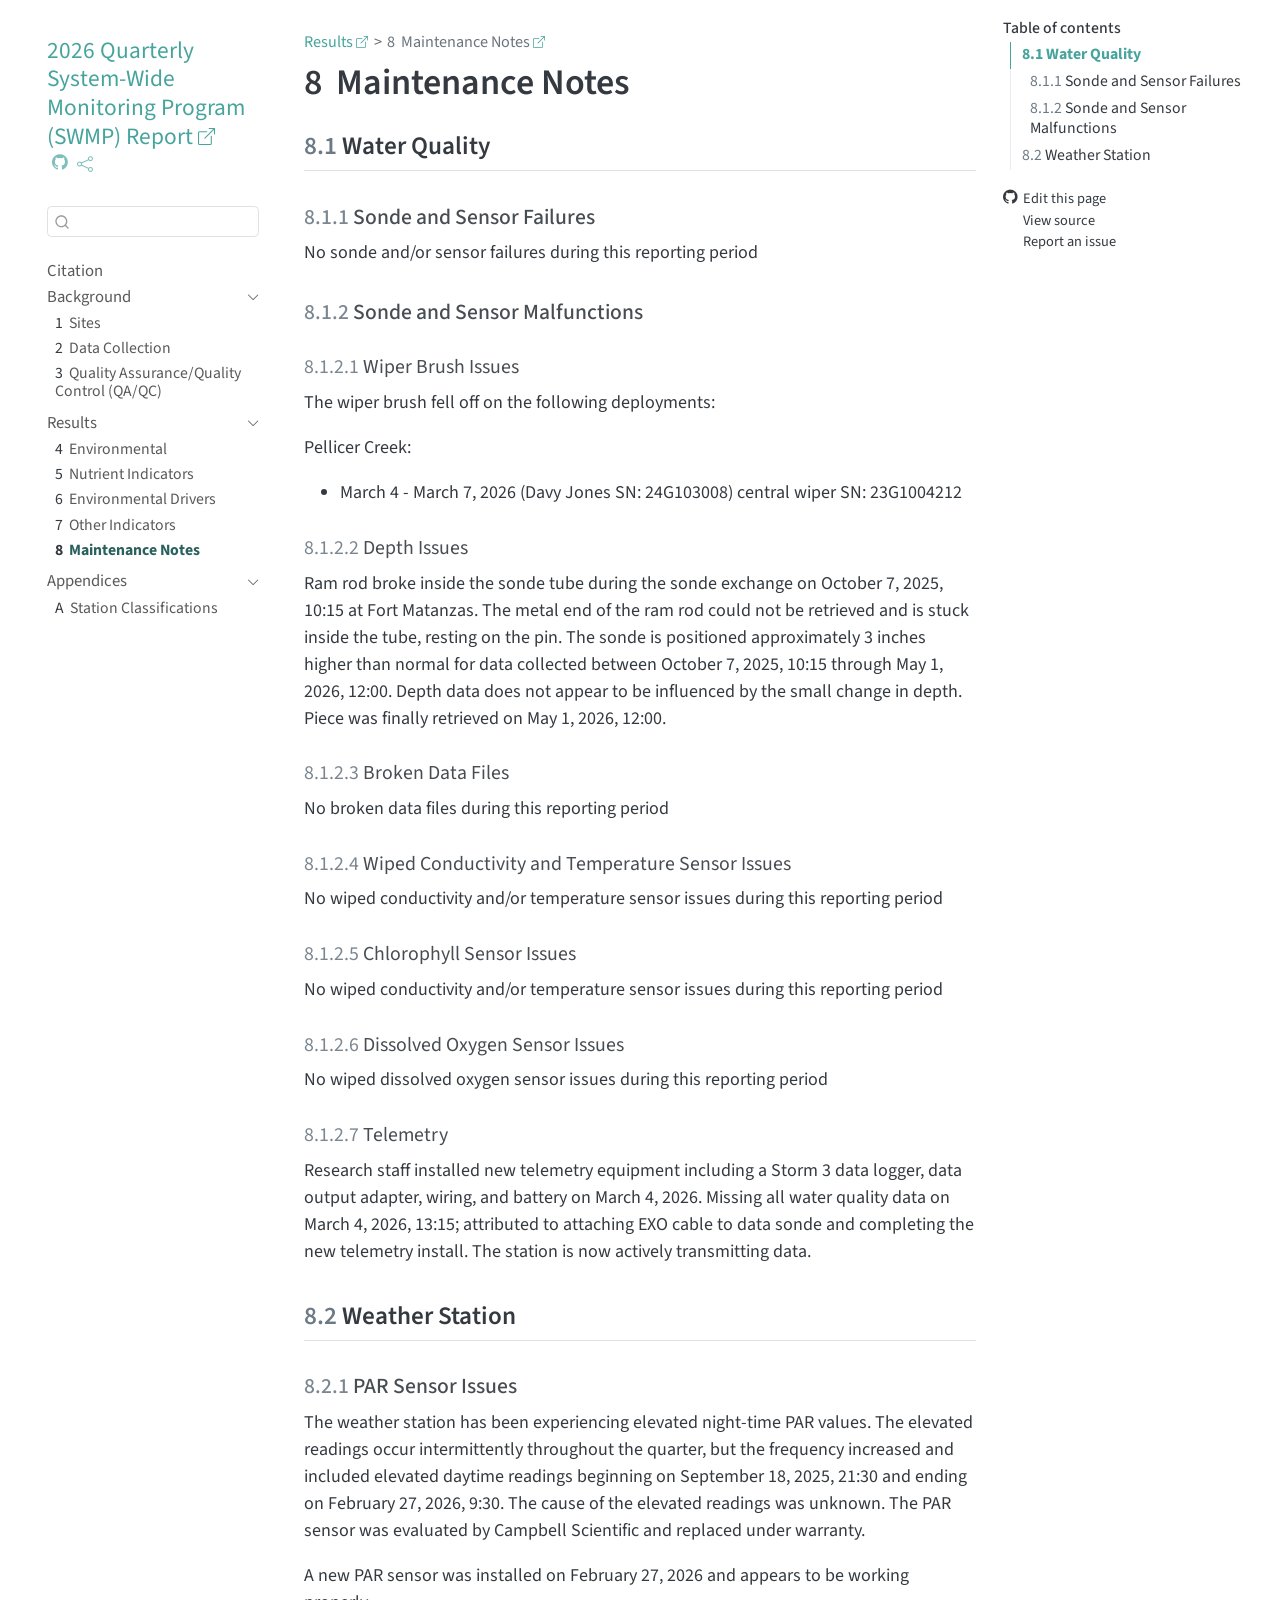
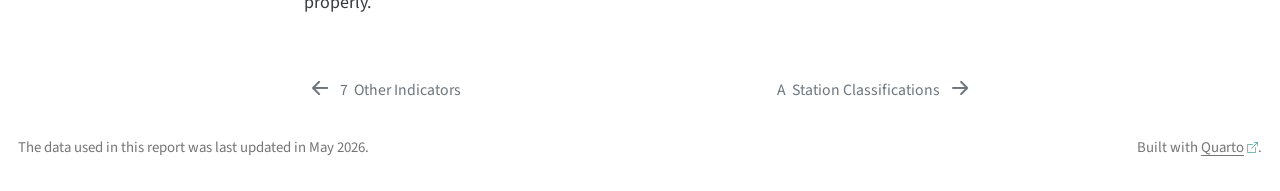
<file: docs/text/maintenance.html>
<!DOCTYPE html>
<html xmlns="http://www.w3.org/1999/xhtml" lang="en" xml:lang="en"><head>

<meta charset="utf-8">
<meta name="generator" content="quarto-1.5.57">

<meta name="viewport" content="width=device-width, initial-scale=1.0, user-scalable=yes">


<title>8&nbsp; Maintenance Notes – 2026 Quarterly System-Wide Monitoring Program (SWMP) Report</title>
<style>
code{white-space: pre-wrap;}
span.smallcaps{font-variant: small-caps;}
div.columns{display: flex; gap: min(4vw, 1.5em);}
div.column{flex: auto; overflow-x: auto;}
div.hanging-indent{margin-left: 1.5em; text-indent: -1.5em;}
ul.task-list{list-style: none;}
ul.task-list li input[type="checkbox"] {
  width: 0.8em;
  margin: 0 0.8em 0.2em -1em; /* quarto-specific, see https://github.com/quarto-dev/quarto-cli/issues/4556 */ 
  vertical-align: middle;
}
</style>


<script src="../site_libs/quarto-nav/quarto-nav.js"></script>
<script src="../site_libs/quarto-nav/headroom.min.js"></script>
<script src="../site_libs/clipboard/clipboard.min.js"></script>
<script src="../site_libs/quarto-search/autocomplete.umd.js"></script>
<script src="../site_libs/quarto-search/fuse.min.js"></script>
<script src="../site_libs/quarto-search/quarto-search.js"></script>
<meta name="quarto:offset" content="../">
<link href="../text/a1-cmecs.html" rel="next">
<link href="../text/misc-bac.html" rel="prev">
<link href="../images/friends-logo.png" rel="icon" type="image/png">
<script src="../site_libs/quarto-html/quarto.js"></script>
<script src="../site_libs/quarto-html/popper.min.js"></script>
<script src="../site_libs/quarto-html/tippy.umd.min.js"></script>
<script src="../site_libs/quarto-html/anchor.min.js"></script>
<link href="../site_libs/quarto-html/tippy.css" rel="stylesheet">
<link href="../site_libs/quarto-html/quarto-syntax-highlighting.css" rel="stylesheet" id="quarto-text-highlighting-styles">
<script src="../site_libs/bootstrap/bootstrap.min.js"></script>
<link href="../site_libs/bootstrap/bootstrap-icons.css" rel="stylesheet">
<link href="../site_libs/bootstrap/bootstrap.min.css" rel="stylesheet" id="quarto-bootstrap" data-mode="light">
<script id="quarto-search-options" type="application/json">{
  "location": "sidebar",
  "copy-button": false,
  "collapse-after": 3,
  "panel-placement": "start",
  "type": "textbox",
  "limit": 50,
  "keyboard-shortcut": [
    "f",
    "/",
    "s"
  ],
  "show-item-context": false,
  "language": {
    "search-no-results-text": "No results",
    "search-matching-documents-text": "matching documents",
    "search-copy-link-title": "Copy link to search",
    "search-hide-matches-text": "Hide additional matches",
    "search-more-match-text": "more match in this document",
    "search-more-matches-text": "more matches in this document",
    "search-clear-button-title": "Clear",
    "search-text-placeholder": "",
    "search-detached-cancel-button-title": "Cancel",
    "search-submit-button-title": "Submit",
    "search-label": "Search"
  }
}</script>


</head>

<body class="nav-sidebar floating">

<div id="quarto-search-results"></div>
  <header id="quarto-header" class="headroom fixed-top">
  <nav class="quarto-secondary-nav">
    <div class="container-fluid d-flex">
      <button type="button" class="quarto-btn-toggle btn" data-bs-toggle="collapse" role="button" data-bs-target=".quarto-sidebar-collapse-item" aria-controls="quarto-sidebar" aria-expanded="false" aria-label="Toggle sidebar navigation" onclick="if (window.quartoToggleHeadroom) { window.quartoToggleHeadroom(); }">
        <i class="bi bi-layout-text-sidebar-reverse"></i>
      </button>
        <nav class="quarto-page-breadcrumbs" aria-label="breadcrumb"><ol class="breadcrumb"><li class="breadcrumb-item"><a href="../text/results.html">Results</a></li><li class="breadcrumb-item"><a href="../text/maintenance.html"><span class="chapter-number">8</span>&nbsp; <span class="chapter-title">Maintenance Notes</span></a></li></ol></nav>
        <a class="flex-grow-1" role="navigation" data-bs-toggle="collapse" data-bs-target=".quarto-sidebar-collapse-item" aria-controls="quarto-sidebar" aria-expanded="false" aria-label="Toggle sidebar navigation" onclick="if (window.quartoToggleHeadroom) { window.quartoToggleHeadroom(); }">      
        </a>
      <button type="button" class="btn quarto-search-button" aria-label="Search" onclick="window.quartoOpenSearch();">
        <i class="bi bi-search"></i>
      </button>
    </div>
  </nav>
</header>
<!-- content -->
<div id="quarto-content" class="quarto-container page-columns page-rows-contents page-layout-article">
<!-- sidebar -->
  <nav id="quarto-sidebar" class="sidebar collapse collapse-horizontal quarto-sidebar-collapse-item sidebar-navigation floating overflow-auto">
    <div class="pt-lg-2 mt-2 text-left sidebar-header">
    <div class="sidebar-title mb-0 py-0">
      <a href="../">2026 Quarterly System-Wide Monitoring Program (SWMP) Report</a> 
        <div class="sidebar-tools-main">
    <a href="https://github.com/GTMNERR/2026_Q1_SWMP_Report" title="Source Code" class="quarto-navigation-tool px-1" aria-label="Source Code"><i class="bi bi-github"></i></a>
    <div class="dropdown">
      <a href="" title="Share" id="quarto-navigation-tool-dropdown-0" class="quarto-navigation-tool dropdown-toggle px-1" data-bs-toggle="dropdown" aria-expanded="false" role="link" aria-label="Share"><i class="bi bi-share"></i></a>
      <ul class="dropdown-menu" aria-labelledby="quarto-navigation-tool-dropdown-0">
          <li>
            <a class="dropdown-item sidebar-tools-main-item" href="https://twitter.com/intent/tweet?url=|url|">
              <i class="bi bi-twitter pe-1"></i>
            Twitter
            </a>
          </li>
          <li>
            <a class="dropdown-item sidebar-tools-main-item" href="https://www.facebook.com/sharer/sharer.php?u=|url|">
              <i class="bi bi-facebook pe-1"></i>
            Facebook
            </a>
          </li>
      </ul>
    </div>
</div>
    </div>
      </div>
        <div class="mt-2 flex-shrink-0 align-items-center">
        <div class="sidebar-search">
        <div id="quarto-search" class="" title="Search"></div>
        </div>
        </div>
    <div class="sidebar-menu-container"> 
    <ul class="list-unstyled mt-1">
        <li class="sidebar-item">
  <div class="sidebar-item-container"> 
  <a href="../index.html" class="sidebar-item-text sidebar-link">
 <span class="menu-text">Citation</span></a>
  </div>
</li>
        <li class="sidebar-item sidebar-item-section">
      <div class="sidebar-item-container"> 
            <a href="../text/background.html" class="sidebar-item-text sidebar-link">
 <span class="menu-text">Background</span></a>
          <a class="sidebar-item-toggle text-start" data-bs-toggle="collapse" data-bs-target="#quarto-sidebar-section-1" role="navigation" aria-expanded="true" aria-label="Toggle section">
            <i class="bi bi-chevron-right ms-2"></i>
          </a> 
      </div>
      <ul id="quarto-sidebar-section-1" class="collapse list-unstyled sidebar-section depth1 show">  
          <li class="sidebar-item">
  <div class="sidebar-item-container"> 
  <a href="../text/sites.html" class="sidebar-item-text sidebar-link">
 <span class="menu-text"><span class="chapter-number">1</span>&nbsp; <span class="chapter-title">Sites</span></span></a>
  </div>
</li>
          <li class="sidebar-item">
  <div class="sidebar-item-container"> 
  <a href="../text/collection.html" class="sidebar-item-text sidebar-link">
 <span class="menu-text"><span class="chapter-number">2</span>&nbsp; <span class="chapter-title">Data Collection</span></span></a>
  </div>
</li>
          <li class="sidebar-item">
  <div class="sidebar-item-container"> 
  <a href="../text/qaqc.html" class="sidebar-item-text sidebar-link">
 <span class="menu-text"><span class="chapter-number">3</span>&nbsp; <span class="chapter-title">Quality Assurance/Quality Control (QA/QC)</span></span></a>
  </div>
</li>
      </ul>
  </li>
        <li class="sidebar-item sidebar-item-section">
      <div class="sidebar-item-container"> 
            <a href="../text/results.html" class="sidebar-item-text sidebar-link">
 <span class="menu-text">Results</span></a>
          <a class="sidebar-item-toggle text-start" data-bs-toggle="collapse" data-bs-target="#quarto-sidebar-section-2" role="navigation" aria-expanded="true" aria-label="Toggle section">
            <i class="bi bi-chevron-right ms-2"></i>
          </a> 
      </div>
      <ul id="quarto-sidebar-section-2" class="collapse list-unstyled sidebar-section depth1 show">  
          <li class="sidebar-item">
  <div class="sidebar-item-container"> 
  <a href="../text/environmental.html" class="sidebar-item-text sidebar-link">
 <span class="menu-text"><span class="chapter-number">4</span>&nbsp; <span class="chapter-title">Environmental</span></span></a>
  </div>
</li>
          <li class="sidebar-item">
  <div class="sidebar-item-container"> 
  <a href="../text/nut-indicators.html" class="sidebar-item-text sidebar-link">
 <span class="menu-text"><span class="chapter-number">5</span>&nbsp; <span class="chapter-title">Nutrient Indicators</span></span></a>
  </div>
</li>
          <li class="sidebar-item">
  <div class="sidebar-item-container"> 
  <a href="../text/environmental-drivers.html" class="sidebar-item-text sidebar-link">
 <span class="menu-text"><span class="chapter-number">6</span>&nbsp; <span class="chapter-title">Environmental Drivers</span></span></a>
  </div>
</li>
          <li class="sidebar-item">
  <div class="sidebar-item-container"> 
  <a href="../text/misc-bac.html" class="sidebar-item-text sidebar-link">
 <span class="menu-text"><span class="chapter-number">7</span>&nbsp; <span class="chapter-title">Other Indicators</span></span></a>
  </div>
</li>
          <li class="sidebar-item">
  <div class="sidebar-item-container"> 
  <a href="../text/maintenance.html" class="sidebar-item-text sidebar-link active">
 <span class="menu-text"><span class="chapter-number">8</span>&nbsp; <span class="chapter-title">Maintenance Notes</span></span></a>
  </div>
</li>
      </ul>
  </li>
        <li class="sidebar-item sidebar-item-section">
      <div class="sidebar-item-container"> 
            <a class="sidebar-item-text sidebar-link text-start" data-bs-toggle="collapse" data-bs-target="#quarto-sidebar-section-3" role="navigation" aria-expanded="true">
 <span class="menu-text">Appendices</span></a>
          <a class="sidebar-item-toggle text-start" data-bs-toggle="collapse" data-bs-target="#quarto-sidebar-section-3" role="navigation" aria-expanded="true" aria-label="Toggle section">
            <i class="bi bi-chevron-right ms-2"></i>
          </a> 
      </div>
      <ul id="quarto-sidebar-section-3" class="collapse list-unstyled sidebar-section depth1 show">  
          <li class="sidebar-item">
  <div class="sidebar-item-container"> 
  <a href="../text/a1-cmecs.html" class="sidebar-item-text sidebar-link">
 <span class="menu-text"><span class="chapter-number">A</span>&nbsp; <span class="chapter-title">Station Classifications</span></span></a>
  </div>
</li>
      </ul>
  </li>
    </ul>
    </div>
</nav>
<div id="quarto-sidebar-glass" class="quarto-sidebar-collapse-item" data-bs-toggle="collapse" data-bs-target=".quarto-sidebar-collapse-item"></div>
<!-- margin-sidebar -->
    <div id="quarto-margin-sidebar" class="sidebar margin-sidebar">
        <nav id="TOC" role="doc-toc" class="toc-active">
    <h2 id="toc-title">Table of contents</h2>
   
  <ul>
  <li><a href="#water-quality" id="toc-water-quality" class="nav-link active" data-scroll-target="#water-quality"><span class="header-section-number">8.1</span> Water Quality</a>
  <ul class="collapse">
  <li><a href="#sonde-and-sensor-failures" id="toc-sonde-and-sensor-failures" class="nav-link" data-scroll-target="#sonde-and-sensor-failures"><span class="header-section-number">8.1.1</span> Sonde and Sensor Failures</a></li>
  <li><a href="#sonde-and-sensor-malfunctions" id="toc-sonde-and-sensor-malfunctions" class="nav-link" data-scroll-target="#sonde-and-sensor-malfunctions"><span class="header-section-number">8.1.2</span> Sonde and Sensor Malfunctions</a></li>
  </ul></li>
  <li><a href="#weather-station" id="toc-weather-station" class="nav-link" data-scroll-target="#weather-station"><span class="header-section-number">8.2</span> Weather Station</a>
  <ul class="collapse">
  <li><a href="#par-sensor-issues" id="toc-par-sensor-issues" class="nav-link" data-scroll-target="#par-sensor-issues"><span class="header-section-number">8.2.1</span> PAR Sensor Issues</a></li>
  </ul></li>
  </ul>
<div class="toc-actions"><ul><li><a href="https://github.com/GTMNERR/2026_Q1_SWMP_Report/edit/main/text/maintenance.qmd" class="toc-action"><i class="bi bi-github"></i>Edit this page</a></li><li><a href="https://github.com/GTMNERR/2026_Q1_SWMP_Report/blob/main/text/maintenance.qmd" class="toc-action"><i class="bi empty"></i>View source</a></li><li><a href="https://github.com/GTMNERR/2026_Q1_SWMP_Report/issues/new" class="toc-action"><i class="bi empty"></i>Report an issue</a></li></ul></div></nav>
    </div>
<!-- main -->
<main class="content" id="quarto-document-content">

<header id="title-block-header" class="quarto-title-block default"><nav class="quarto-page-breadcrumbs quarto-title-breadcrumbs d-none d-lg-block" aria-label="breadcrumb"><ol class="breadcrumb"><li class="breadcrumb-item"><a href="../text/results.html">Results</a></li><li class="breadcrumb-item"><a href="../text/maintenance.html"><span class="chapter-number">8</span>&nbsp; <span class="chapter-title">Maintenance Notes</span></a></li></ol></nav>
<div class="quarto-title">
<h1 class="title"><span class="chapter-number">8</span>&nbsp; <span class="chapter-title">Maintenance Notes</span></h1>
</div>



<div class="quarto-title-meta">

    
  
    
  </div>
  


</header>


<section id="water-quality" class="level2" data-number="8.1">
<h2 data-number="8.1" class="anchored" data-anchor-id="water-quality"><span class="header-section-number">8.1</span> Water Quality</h2>
<section id="sonde-and-sensor-failures" class="level3" data-number="8.1.1">
<h3 data-number="8.1.1" class="anchored" data-anchor-id="sonde-and-sensor-failures"><span class="header-section-number">8.1.1</span> Sonde and Sensor Failures</h3>
<p>No sonde and/or sensor failures during this reporting period</p>
</section>
<section id="sonde-and-sensor-malfunctions" class="level3" data-number="8.1.2">
<h3 data-number="8.1.2" class="anchored" data-anchor-id="sonde-and-sensor-malfunctions"><span class="header-section-number">8.1.2</span> Sonde and Sensor Malfunctions</h3>
<section id="wiper-brush-issues" class="level4" data-number="8.1.2.1">
<h4 data-number="8.1.2.1" class="anchored" data-anchor-id="wiper-brush-issues"><span class="header-section-number">8.1.2.1</span> Wiper Brush Issues</h4>
<p>The wiper brush fell off on the following deployments:</p>
<p>Pellicer Creek:</p>
<ul>
<li>March 4 - March 7, 2026 (Davy Jones SN: 24G103008) central wiper SN: 23G1004212</li>
</ul>
</section>
<section id="depth-issues" class="level4" data-number="8.1.2.2">
<h4 data-number="8.1.2.2" class="anchored" data-anchor-id="depth-issues"><span class="header-section-number">8.1.2.2</span> Depth Issues</h4>
<p>Ram rod broke inside the sonde tube during the sonde exchange on October 7, 2025, 10:15 at Fort Matanzas. The metal end of the ram rod could not be retrieved and is stuck inside the tube, resting on the pin. The sonde is positioned approximately 3 inches higher than normal for data collected between October 7, 2025, 10:15 through May 1, 2026, 12:00. Depth data does not appear to be influenced by the small change in depth. Piece was finally retrieved on May 1, 2026, 12:00.</p>
</section>
<section id="broken-data-files" class="level4" data-number="8.1.2.3">
<h4 data-number="8.1.2.3" class="anchored" data-anchor-id="broken-data-files"><span class="header-section-number">8.1.2.3</span> Broken Data Files</h4>
<p>No broken data files during this reporting period</p>
</section>
<section id="wiped-conductivity-and-temperature-sensor-issues" class="level4" data-number="8.1.2.4">
<h4 data-number="8.1.2.4" class="anchored" data-anchor-id="wiped-conductivity-and-temperature-sensor-issues"><span class="header-section-number">8.1.2.4</span> Wiped Conductivity and Temperature Sensor Issues</h4>
<p>No wiped conductivity and/or temperature sensor issues during this reporting period</p>
</section>
<section id="chlorophyll-sensor-issues" class="level4" data-number="8.1.2.5">
<h4 data-number="8.1.2.5" class="anchored" data-anchor-id="chlorophyll-sensor-issues"><span class="header-section-number">8.1.2.5</span> Chlorophyll Sensor Issues</h4>
<p>No wiped conductivity and/or temperature sensor issues during this reporting period</p>
</section>
<section id="dissolved-oxygen-sensor-issues" class="level4" data-number="8.1.2.6">
<h4 data-number="8.1.2.6" class="anchored" data-anchor-id="dissolved-oxygen-sensor-issues"><span class="header-section-number">8.1.2.6</span> Dissolved Oxygen Sensor Issues</h4>
<p>No wiped dissolved oxygen sensor issues during this reporting period</p>
</section>
<section id="telemetry" class="level4" data-number="8.1.2.7">
<h4 data-number="8.1.2.7" class="anchored" data-anchor-id="telemetry"><span class="header-section-number">8.1.2.7</span> Telemetry</h4>
<p>Research staff installed new telemetry equipment including a Storm 3 data logger, data output adapter, wiring, and battery on March 4, 2026. Missing all water quality data on March 4, 2026, 13:15; attributed to attaching EXO cable to data sonde and completing the new telemetry install. The station is now actively transmitting data.</p>
</section>
</section>
</section>
<section id="weather-station" class="level2" data-number="8.2">
<h2 data-number="8.2" class="anchored" data-anchor-id="weather-station"><span class="header-section-number">8.2</span> Weather Station</h2>
<section id="par-sensor-issues" class="level3" data-number="8.2.1">
<h3 data-number="8.2.1" class="anchored" data-anchor-id="par-sensor-issues"><span class="header-section-number">8.2.1</span> PAR Sensor Issues</h3>
<p>The weather station has been experiencing elevated night-time PAR values. The elevated readings occur intermittently throughout the quarter, but the frequency increased and included elevated daytime readings beginning on September 18, 2025, 21:30 and ending on February 27, 2026, 9:30. The cause of the elevated readings was unknown. The PAR sensor was evaluated by Campbell Scientific and replaced under warranty.</p>
<p>A new PAR sensor was installed on February 27, 2026 and appears to be working properly.</p>


</section>
</section>

</main> <!-- /main -->
<script id="quarto-html-after-body" type="application/javascript">
window.document.addEventListener("DOMContentLoaded", function (event) {
  const toggleBodyColorMode = (bsSheetEl) => {
    const mode = bsSheetEl.getAttribute("data-mode");
    const bodyEl = window.document.querySelector("body");
    if (mode === "dark") {
      bodyEl.classList.add("quarto-dark");
      bodyEl.classList.remove("quarto-light");
    } else {
      bodyEl.classList.add("quarto-light");
      bodyEl.classList.remove("quarto-dark");
    }
  }
  const toggleBodyColorPrimary = () => {
    const bsSheetEl = window.document.querySelector("link#quarto-bootstrap");
    if (bsSheetEl) {
      toggleBodyColorMode(bsSheetEl);
    }
  }
  toggleBodyColorPrimary();  
  const icon = "";
  const anchorJS = new window.AnchorJS();
  anchorJS.options = {
    placement: 'right',
    icon: icon
  };
  anchorJS.add('.anchored');
  const isCodeAnnotation = (el) => {
    for (const clz of el.classList) {
      if (clz.startsWith('code-annotation-')) {                     
        return true;
      }
    }
    return false;
  }
  const onCopySuccess = function(e) {
    // button target
    const button = e.trigger;
    // don't keep focus
    button.blur();
    // flash "checked"
    button.classList.add('code-copy-button-checked');
    var currentTitle = button.getAttribute("title");
    button.setAttribute("title", "Copied!");
    let tooltip;
    if (window.bootstrap) {
      button.setAttribute("data-bs-toggle", "tooltip");
      button.setAttribute("data-bs-placement", "left");
      button.setAttribute("data-bs-title", "Copied!");
      tooltip = new bootstrap.Tooltip(button, 
        { trigger: "manual", 
          customClass: "code-copy-button-tooltip",
          offset: [0, -8]});
      tooltip.show();    
    }
    setTimeout(function() {
      if (tooltip) {
        tooltip.hide();
        button.removeAttribute("data-bs-title");
        button.removeAttribute("data-bs-toggle");
        button.removeAttribute("data-bs-placement");
      }
      button.setAttribute("title", currentTitle);
      button.classList.remove('code-copy-button-checked');
    }, 1000);
    // clear code selection
    e.clearSelection();
  }
  const getTextToCopy = function(trigger) {
      const codeEl = trigger.previousElementSibling.cloneNode(true);
      for (const childEl of codeEl.children) {
        if (isCodeAnnotation(childEl)) {
          childEl.remove();
        }
      }
      return codeEl.innerText;
  }
  const clipboard = new window.ClipboardJS('.code-copy-button:not([data-in-quarto-modal])', {
    text: getTextToCopy
  });
  clipboard.on('success', onCopySuccess);
  if (window.document.getElementById('quarto-embedded-source-code-modal')) {
    // For code content inside modals, clipBoardJS needs to be initialized with a container option
    // TODO: Check when it could be a function (https://github.com/zenorocha/clipboard.js/issues/860)
    const clipboardModal = new window.ClipboardJS('.code-copy-button[data-in-quarto-modal]', {
      text: getTextToCopy,
      container: window.document.getElementById('quarto-embedded-source-code-modal')
    });
    clipboardModal.on('success', onCopySuccess);
  }
    var localhostRegex = new RegExp(/^(?:http|https):\/\/localhost\:?[0-9]*\//);
    var mailtoRegex = new RegExp(/^mailto:/);
      var filterRegex = new RegExp("https:\/\/GTMNERR\.github\.io\/2026_Q1_SWMP_Report");
    var isInternal = (href) => {
        return filterRegex.test(href) || localhostRegex.test(href) || mailtoRegex.test(href);
    }
    // Inspect non-navigation links and adorn them if external
 	var links = window.document.querySelectorAll('a[href]:not(.nav-link):not(.navbar-brand):not(.toc-action):not(.sidebar-link):not(.sidebar-item-toggle):not(.pagination-link):not(.no-external):not([aria-hidden]):not(.dropdown-item):not(.quarto-navigation-tool):not(.about-link)');
    for (var i=0; i<links.length; i++) {
      const link = links[i];
      if (!isInternal(link.href)) {
        // undo the damage that might have been done by quarto-nav.js in the case of
        // links that we want to consider external
        if (link.dataset.originalHref !== undefined) {
          link.href = link.dataset.originalHref;
        }
          // target, if specified
          link.setAttribute("target", "_blank");
          if (link.getAttribute("rel") === null) {
            link.setAttribute("rel", "noopener");
          }
          // default icon
          link.classList.add("external");
      }
    }
  function tippyHover(el, contentFn, onTriggerFn, onUntriggerFn) {
    const config = {
      allowHTML: true,
      maxWidth: 500,
      delay: 100,
      arrow: false,
      appendTo: function(el) {
          return el.parentElement;
      },
      interactive: true,
      interactiveBorder: 10,
      theme: 'quarto',
      placement: 'bottom-start',
    };
    if (contentFn) {
      config.content = contentFn;
    }
    if (onTriggerFn) {
      config.onTrigger = onTriggerFn;
    }
    if (onUntriggerFn) {
      config.onUntrigger = onUntriggerFn;
    }
    window.tippy(el, config); 
  }
  const noterefs = window.document.querySelectorAll('a[role="doc-noteref"]');
  for (var i=0; i<noterefs.length; i++) {
    const ref = noterefs[i];
    tippyHover(ref, function() {
      // use id or data attribute instead here
      let href = ref.getAttribute('data-footnote-href') || ref.getAttribute('href');
      try { href = new URL(href).hash; } catch {}
      const id = href.replace(/^#\/?/, "");
      const note = window.document.getElementById(id);
      if (note) {
        return note.innerHTML;
      } else {
        return "";
      }
    });
  }
  const xrefs = window.document.querySelectorAll('a.quarto-xref');
  const processXRef = (id, note) => {
    // Strip column container classes
    const stripColumnClz = (el) => {
      el.classList.remove("page-full", "page-columns");
      if (el.children) {
        for (const child of el.children) {
          stripColumnClz(child);
        }
      }
    }
    stripColumnClz(note)
    if (id === null || id.startsWith('sec-')) {
      // Special case sections, only their first couple elements
      const container = document.createElement("div");
      if (note.children && note.children.length > 2) {
        container.appendChild(note.children[0].cloneNode(true));
        for (let i = 1; i < note.children.length; i++) {
          const child = note.children[i];
          if (child.tagName === "P" && child.innerText === "") {
            continue;
          } else {
            container.appendChild(child.cloneNode(true));
            break;
          }
        }
        if (window.Quarto?.typesetMath) {
          window.Quarto.typesetMath(container);
        }
        return container.innerHTML
      } else {
        if (window.Quarto?.typesetMath) {
          window.Quarto.typesetMath(note);
        }
        return note.innerHTML;
      }
    } else {
      // Remove any anchor links if they are present
      const anchorLink = note.querySelector('a.anchorjs-link');
      if (anchorLink) {
        anchorLink.remove();
      }
      if (window.Quarto?.typesetMath) {
        window.Quarto.typesetMath(note);
      }
      // TODO in 1.5, we should make sure this works without a callout special case
      if (note.classList.contains("callout")) {
        return note.outerHTML;
      } else {
        return note.innerHTML;
      }
    }
  }
  for (var i=0; i<xrefs.length; i++) {
    const xref = xrefs[i];
    tippyHover(xref, undefined, function(instance) {
      instance.disable();
      let url = xref.getAttribute('href');
      let hash = undefined; 
      if (url.startsWith('#')) {
        hash = url;
      } else {
        try { hash = new URL(url).hash; } catch {}
      }
      if (hash) {
        const id = hash.replace(/^#\/?/, "");
        const note = window.document.getElementById(id);
        if (note !== null) {
          try {
            const html = processXRef(id, note.cloneNode(true));
            instance.setContent(html);
          } finally {
            instance.enable();
            instance.show();
          }
        } else {
          // See if we can fetch this
          fetch(url.split('#')[0])
          .then(res => res.text())
          .then(html => {
            const parser = new DOMParser();
            const htmlDoc = parser.parseFromString(html, "text/html");
            const note = htmlDoc.getElementById(id);
            if (note !== null) {
              const html = processXRef(id, note);
              instance.setContent(html);
            } 
          }).finally(() => {
            instance.enable();
            instance.show();
          });
        }
      } else {
        // See if we can fetch a full url (with no hash to target)
        // This is a special case and we should probably do some content thinning / targeting
        fetch(url)
        .then(res => res.text())
        .then(html => {
          const parser = new DOMParser();
          const htmlDoc = parser.parseFromString(html, "text/html");
          const note = htmlDoc.querySelector('main.content');
          if (note !== null) {
            // This should only happen for chapter cross references
            // (since there is no id in the URL)
            // remove the first header
            if (note.children.length > 0 && note.children[0].tagName === "HEADER") {
              note.children[0].remove();
            }
            const html = processXRef(null, note);
            instance.setContent(html);
          } 
        }).finally(() => {
          instance.enable();
          instance.show();
        });
      }
    }, function(instance) {
    });
  }
      let selectedAnnoteEl;
      const selectorForAnnotation = ( cell, annotation) => {
        let cellAttr = 'data-code-cell="' + cell + '"';
        let lineAttr = 'data-code-annotation="' +  annotation + '"';
        const selector = 'span[' + cellAttr + '][' + lineAttr + ']';
        return selector;
      }
      const selectCodeLines = (annoteEl) => {
        const doc = window.document;
        const targetCell = annoteEl.getAttribute("data-target-cell");
        const targetAnnotation = annoteEl.getAttribute("data-target-annotation");
        const annoteSpan = window.document.querySelector(selectorForAnnotation(targetCell, targetAnnotation));
        const lines = annoteSpan.getAttribute("data-code-lines").split(",");
        const lineIds = lines.map((line) => {
          return targetCell + "-" + line;
        })
        let top = null;
        let height = null;
        let parent = null;
        if (lineIds.length > 0) {
            //compute the position of the single el (top and bottom and make a div)
            const el = window.document.getElementById(lineIds[0]);
            top = el.offsetTop;
            height = el.offsetHeight;
            parent = el.parentElement.parentElement;
          if (lineIds.length > 1) {
            const lastEl = window.document.getElementById(lineIds[lineIds.length - 1]);
            const bottom = lastEl.offsetTop + lastEl.offsetHeight;
            height = bottom - top;
          }
          if (top !== null && height !== null && parent !== null) {
            // cook up a div (if necessary) and position it 
            let div = window.document.getElementById("code-annotation-line-highlight");
            if (div === null) {
              div = window.document.createElement("div");
              div.setAttribute("id", "code-annotation-line-highlight");
              div.style.position = 'absolute';
              parent.appendChild(div);
            }
            div.style.top = top - 2 + "px";
            div.style.height = height + 4 + "px";
            div.style.left = 0;
            let gutterDiv = window.document.getElementById("code-annotation-line-highlight-gutter");
            if (gutterDiv === null) {
              gutterDiv = window.document.createElement("div");
              gutterDiv.setAttribute("id", "code-annotation-line-highlight-gutter");
              gutterDiv.style.position = 'absolute';
              const codeCell = window.document.getElementById(targetCell);
              const gutter = codeCell.querySelector('.code-annotation-gutter');
              gutter.appendChild(gutterDiv);
            }
            gutterDiv.style.top = top - 2 + "px";
            gutterDiv.style.height = height + 4 + "px";
          }
          selectedAnnoteEl = annoteEl;
        }
      };
      const unselectCodeLines = () => {
        const elementsIds = ["code-annotation-line-highlight", "code-annotation-line-highlight-gutter"];
        elementsIds.forEach((elId) => {
          const div = window.document.getElementById(elId);
          if (div) {
            div.remove();
          }
        });
        selectedAnnoteEl = undefined;
      };
        // Handle positioning of the toggle
    window.addEventListener(
      "resize",
      throttle(() => {
        elRect = undefined;
        if (selectedAnnoteEl) {
          selectCodeLines(selectedAnnoteEl);
        }
      }, 10)
    );
    function throttle(fn, ms) {
    let throttle = false;
    let timer;
      return (...args) => {
        if(!throttle) { // first call gets through
            fn.apply(this, args);
            throttle = true;
        } else { // all the others get throttled
            if(timer) clearTimeout(timer); // cancel #2
            timer = setTimeout(() => {
              fn.apply(this, args);
              timer = throttle = false;
            }, ms);
        }
      };
    }
      // Attach click handler to the DT
      const annoteDls = window.document.querySelectorAll('dt[data-target-cell]');
      for (const annoteDlNode of annoteDls) {
        annoteDlNode.addEventListener('click', (event) => {
          const clickedEl = event.target;
          if (clickedEl !== selectedAnnoteEl) {
            unselectCodeLines();
            const activeEl = window.document.querySelector('dt[data-target-cell].code-annotation-active');
            if (activeEl) {
              activeEl.classList.remove('code-annotation-active');
            }
            selectCodeLines(clickedEl);
            clickedEl.classList.add('code-annotation-active');
          } else {
            // Unselect the line
            unselectCodeLines();
            clickedEl.classList.remove('code-annotation-active');
          }
        });
      }
  const findCites = (el) => {
    const parentEl = el.parentElement;
    if (parentEl) {
      const cites = parentEl.dataset.cites;
      if (cites) {
        return {
          el,
          cites: cites.split(' ')
        };
      } else {
        return findCites(el.parentElement)
      }
    } else {
      return undefined;
    }
  };
  var bibliorefs = window.document.querySelectorAll('a[role="doc-biblioref"]');
  for (var i=0; i<bibliorefs.length; i++) {
    const ref = bibliorefs[i];
    const citeInfo = findCites(ref);
    if (citeInfo) {
      tippyHover(citeInfo.el, function() {
        var popup = window.document.createElement('div');
        citeInfo.cites.forEach(function(cite) {
          var citeDiv = window.document.createElement('div');
          citeDiv.classList.add('hanging-indent');
          citeDiv.classList.add('csl-entry');
          var biblioDiv = window.document.getElementById('ref-' + cite);
          if (biblioDiv) {
            citeDiv.innerHTML = biblioDiv.innerHTML;
          }
          popup.appendChild(citeDiv);
        });
        return popup.innerHTML;
      });
    }
  }
});
</script>
<nav class="page-navigation">
  <div class="nav-page nav-page-previous">
      <a href="../text/misc-bac.html" class="pagination-link" aria-label="Other Indicators">
        <i class="bi bi-arrow-left-short"></i> <span class="nav-page-text"><span class="chapter-number">7</span>&nbsp; <span class="chapter-title">Other Indicators</span></span>
      </a>          
  </div>
  <div class="nav-page nav-page-next">
      <a href="../text/a1-cmecs.html" class="pagination-link" aria-label="Station Classifications">
        <span class="nav-page-text"><span class="chapter-number">A</span>&nbsp; <span class="chapter-title">Station Classifications</span></span> <i class="bi bi-arrow-right-short"></i>
      </a>
  </div>
</nav>
</div> <!-- /content -->
<footer class="footer">
  <div class="nav-footer">
    <div class="nav-footer-left">
<p>The data used in this report was last updated in May 2026.</p>
</div>   
    <div class="nav-footer-center">
      &nbsp;
    <div class="toc-actions d-sm-block d-md-none"><ul><li><a href="https://github.com/GTMNERR/2026_Q1_SWMP_Report/edit/main/text/maintenance.qmd" class="toc-action"><i class="bi bi-github"></i>Edit this page</a></li><li><a href="https://github.com/GTMNERR/2026_Q1_SWMP_Report/blob/main/text/maintenance.qmd" class="toc-action"><i class="bi empty"></i>View source</a></li><li><a href="https://github.com/GTMNERR/2026_Q1_SWMP_Report/issues/new" class="toc-action"><i class="bi empty"></i>Report an issue</a></li></ul></div></div>
    <div class="nav-footer-right">
<p>Built with <a href="https://quarto.org/">Quarto</a>.</p>
</div>
  </div>
</footer>




</body></html>
</file>
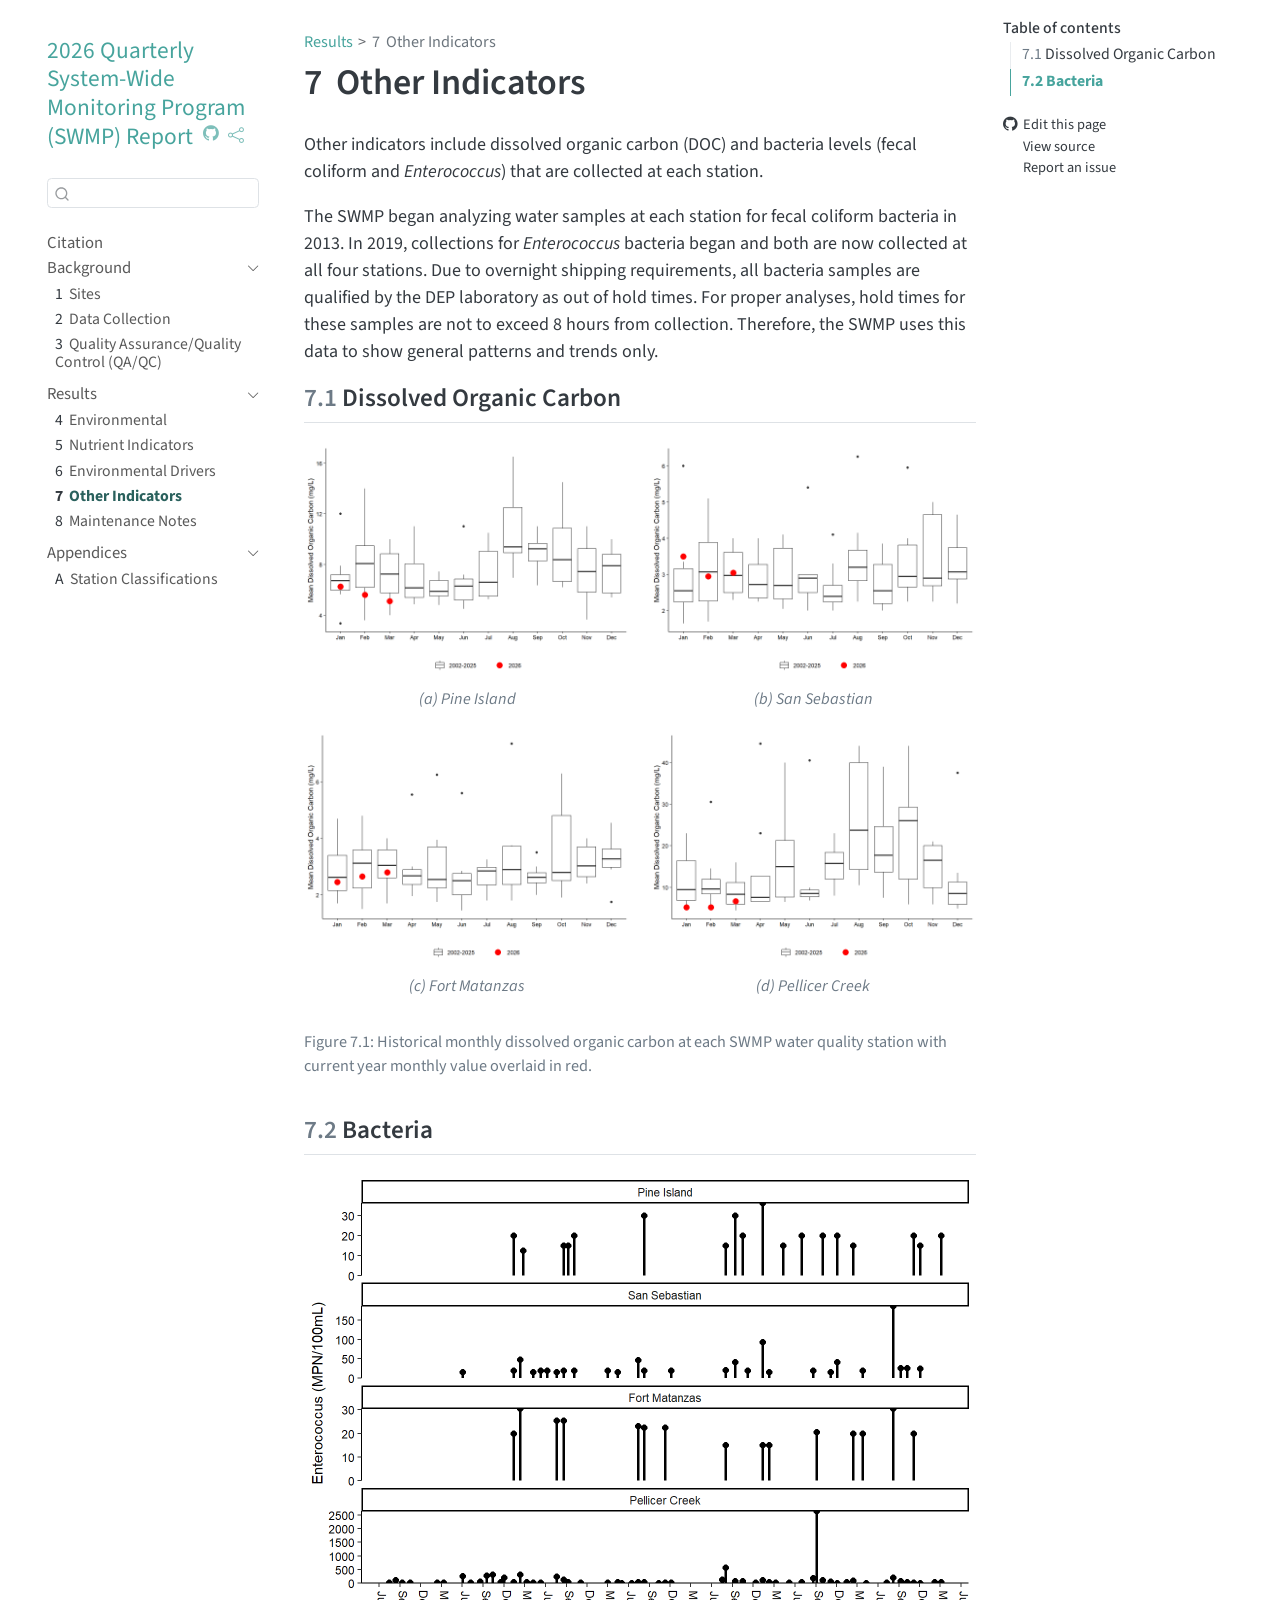
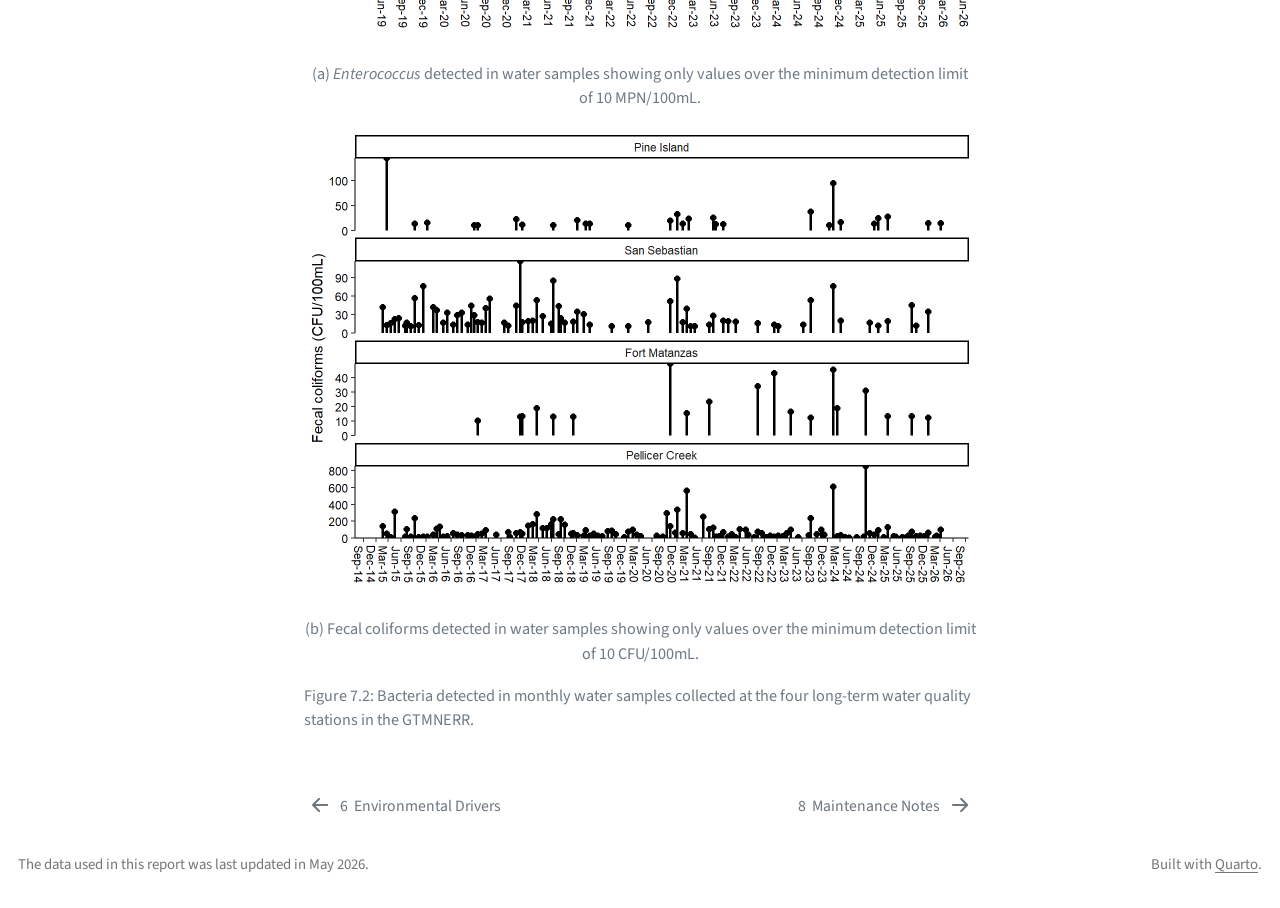
<file: docs/text/misc-bac.html>
<!DOCTYPE html>
<html xmlns="http://www.w3.org/1999/xhtml" lang="en" xml:lang="en"><head>

<meta charset="utf-8">
<meta name="generator" content="quarto-1.5.57">

<meta name="viewport" content="width=device-width, initial-scale=1.0, user-scalable=yes">


<title>7&nbsp; Other Indicators – 2026 Quarterly System-Wide Monitoring Program (SWMP) Report</title>
<style>
code{white-space: pre-wrap;}
span.smallcaps{font-variant: small-caps;}
div.columns{display: flex; gap: min(4vw, 1.5em);}
div.column{flex: auto; overflow-x: auto;}
div.hanging-indent{margin-left: 1.5em; text-indent: -1.5em;}
ul.task-list{list-style: none;}
ul.task-list li input[type="checkbox"] {
  width: 0.8em;
  margin: 0 0.8em 0.2em -1em; /* quarto-specific, see https://github.com/quarto-dev/quarto-cli/issues/4556 */ 
  vertical-align: middle;
}
</style>


<script src="../site_libs/quarto-nav/quarto-nav.js"></script>
<script src="../site_libs/quarto-nav/headroom.min.js"></script>
<script src="../site_libs/clipboard/clipboard.min.js"></script>
<script src="../site_libs/quarto-search/autocomplete.umd.js"></script>
<script src="../site_libs/quarto-search/fuse.min.js"></script>
<script src="../site_libs/quarto-search/quarto-search.js"></script>
<meta name="quarto:offset" content="../">
<link href="../text/maintenance.html" rel="next">
<link href="../text/environmental-drivers.html" rel="prev">
<link href="../images/friends-logo.png" rel="icon" type="image/png">
<script src="../site_libs/quarto-html/quarto.js"></script>
<script src="../site_libs/quarto-html/popper.min.js"></script>
<script src="../site_libs/quarto-html/tippy.umd.min.js"></script>
<script src="../site_libs/quarto-html/anchor.min.js"></script>
<link href="../site_libs/quarto-html/tippy.css" rel="stylesheet">
<link href="../site_libs/quarto-html/quarto-syntax-highlighting.css" rel="stylesheet" id="quarto-text-highlighting-styles">
<script src="../site_libs/bootstrap/bootstrap.min.js"></script>
<link href="../site_libs/bootstrap/bootstrap-icons.css" rel="stylesheet">
<link href="../site_libs/bootstrap/bootstrap.min.css" rel="stylesheet" id="quarto-bootstrap" data-mode="light">
<script src="../site_libs/quarto-contrib/glightbox/glightbox.min.js"></script>
<link href="../site_libs/quarto-contrib/glightbox/glightbox.min.css" rel="stylesheet">
<link href="../site_libs/quarto-contrib/glightbox/lightbox.css" rel="stylesheet">
<script id="quarto-search-options" type="application/json">{
  "location": "sidebar",
  "copy-button": false,
  "collapse-after": 3,
  "panel-placement": "start",
  "type": "textbox",
  "limit": 50,
  "keyboard-shortcut": [
    "f",
    "/",
    "s"
  ],
  "show-item-context": false,
  "language": {
    "search-no-results-text": "No results",
    "search-matching-documents-text": "matching documents",
    "search-copy-link-title": "Copy link to search",
    "search-hide-matches-text": "Hide additional matches",
    "search-more-match-text": "more match in this document",
    "search-more-matches-text": "more matches in this document",
    "search-clear-button-title": "Clear",
    "search-text-placeholder": "",
    "search-detached-cancel-button-title": "Cancel",
    "search-submit-button-title": "Submit",
    "search-label": "Search"
  }
}</script>


</head>

<body class="nav-sidebar floating">

<div id="quarto-search-results"></div>
  <header id="quarto-header" class="headroom fixed-top">
  <nav class="quarto-secondary-nav">
    <div class="container-fluid d-flex">
      <button type="button" class="quarto-btn-toggle btn" data-bs-toggle="collapse" role="button" data-bs-target=".quarto-sidebar-collapse-item" aria-controls="quarto-sidebar" aria-expanded="false" aria-label="Toggle sidebar navigation" onclick="if (window.quartoToggleHeadroom) { window.quartoToggleHeadroom(); }">
        <i class="bi bi-layout-text-sidebar-reverse"></i>
      </button>
        <nav class="quarto-page-breadcrumbs" aria-label="breadcrumb"><ol class="breadcrumb"><li class="breadcrumb-item"><a href="../text/results.html">Results</a></li><li class="breadcrumb-item"><a href="../text/misc-bac.html"><span class="chapter-number">7</span>&nbsp; <span class="chapter-title">Other Indicators</span></a></li></ol></nav>
        <a class="flex-grow-1" role="navigation" data-bs-toggle="collapse" data-bs-target=".quarto-sidebar-collapse-item" aria-controls="quarto-sidebar" aria-expanded="false" aria-label="Toggle sidebar navigation" onclick="if (window.quartoToggleHeadroom) { window.quartoToggleHeadroom(); }">      
        </a>
      <button type="button" class="btn quarto-search-button" aria-label="Search" onclick="window.quartoOpenSearch();">
        <i class="bi bi-search"></i>
      </button>
    </div>
  </nav>
</header>
<!-- content -->
<div id="quarto-content" class="quarto-container page-columns page-rows-contents page-layout-article">
<!-- sidebar -->
  <nav id="quarto-sidebar" class="sidebar collapse collapse-horizontal quarto-sidebar-collapse-item sidebar-navigation floating overflow-auto">
    <div class="pt-lg-2 mt-2 text-left sidebar-header">
    <div class="sidebar-title mb-0 py-0">
      <a href="../">2026 Quarterly System-Wide Monitoring Program (SWMP) Report</a> 
        <div class="sidebar-tools-main">
    <a href="https://github.com/GTMNERR/2026_Q1_SWMP_Report" title="Source Code" class="quarto-navigation-tool px-1" aria-label="Source Code"><i class="bi bi-github"></i></a>
    <div class="dropdown">
      <a href="" title="Share" id="quarto-navigation-tool-dropdown-0" class="quarto-navigation-tool dropdown-toggle px-1" data-bs-toggle="dropdown" aria-expanded="false" role="link" aria-label="Share"><i class="bi bi-share"></i></a>
      <ul class="dropdown-menu" aria-labelledby="quarto-navigation-tool-dropdown-0">
          <li>
            <a class="dropdown-item sidebar-tools-main-item" href="https://twitter.com/intent/tweet?url=|url|">
              <i class="bi bi-twitter pe-1"></i>
            Twitter
            </a>
          </li>
          <li>
            <a class="dropdown-item sidebar-tools-main-item" href="https://www.facebook.com/sharer/sharer.php?u=|url|">
              <i class="bi bi-facebook pe-1"></i>
            Facebook
            </a>
          </li>
      </ul>
    </div>
</div>
    </div>
      </div>
        <div class="mt-2 flex-shrink-0 align-items-center">
        <div class="sidebar-search">
        <div id="quarto-search" class="" title="Search"></div>
        </div>
        </div>
    <div class="sidebar-menu-container"> 
    <ul class="list-unstyled mt-1">
        <li class="sidebar-item">
  <div class="sidebar-item-container"> 
  <a href="../index.html" class="sidebar-item-text sidebar-link">
 <span class="menu-text">Citation</span></a>
  </div>
</li>
        <li class="sidebar-item sidebar-item-section">
      <div class="sidebar-item-container"> 
            <a href="../text/background.html" class="sidebar-item-text sidebar-link">
 <span class="menu-text">Background</span></a>
          <a class="sidebar-item-toggle text-start" data-bs-toggle="collapse" data-bs-target="#quarto-sidebar-section-1" role="navigation" aria-expanded="true" aria-label="Toggle section">
            <i class="bi bi-chevron-right ms-2"></i>
          </a> 
      </div>
      <ul id="quarto-sidebar-section-1" class="collapse list-unstyled sidebar-section depth1 show">  
          <li class="sidebar-item">
  <div class="sidebar-item-container"> 
  <a href="../text/sites.html" class="sidebar-item-text sidebar-link">
 <span class="menu-text"><span class="chapter-number">1</span>&nbsp; <span class="chapter-title">Sites</span></span></a>
  </div>
</li>
          <li class="sidebar-item">
  <div class="sidebar-item-container"> 
  <a href="../text/collection.html" class="sidebar-item-text sidebar-link">
 <span class="menu-text"><span class="chapter-number">2</span>&nbsp; <span class="chapter-title">Data Collection</span></span></a>
  </div>
</li>
          <li class="sidebar-item">
  <div class="sidebar-item-container"> 
  <a href="../text/qaqc.html" class="sidebar-item-text sidebar-link">
 <span class="menu-text"><span class="chapter-number">3</span>&nbsp; <span class="chapter-title">Quality Assurance/Quality Control (QA/QC)</span></span></a>
  </div>
</li>
      </ul>
  </li>
        <li class="sidebar-item sidebar-item-section">
      <div class="sidebar-item-container"> 
            <a href="../text/results.html" class="sidebar-item-text sidebar-link">
 <span class="menu-text">Results</span></a>
          <a class="sidebar-item-toggle text-start" data-bs-toggle="collapse" data-bs-target="#quarto-sidebar-section-2" role="navigation" aria-expanded="true" aria-label="Toggle section">
            <i class="bi bi-chevron-right ms-2"></i>
          </a> 
      </div>
      <ul id="quarto-sidebar-section-2" class="collapse list-unstyled sidebar-section depth1 show">  
          <li class="sidebar-item">
  <div class="sidebar-item-container"> 
  <a href="../text/environmental.html" class="sidebar-item-text sidebar-link">
 <span class="menu-text"><span class="chapter-number">4</span>&nbsp; <span class="chapter-title">Environmental</span></span></a>
  </div>
</li>
          <li class="sidebar-item">
  <div class="sidebar-item-container"> 
  <a href="../text/nut-indicators.html" class="sidebar-item-text sidebar-link">
 <span class="menu-text"><span class="chapter-number">5</span>&nbsp; <span class="chapter-title">Nutrient Indicators</span></span></a>
  </div>
</li>
          <li class="sidebar-item">
  <div class="sidebar-item-container"> 
  <a href="../text/environmental-drivers.html" class="sidebar-item-text sidebar-link">
 <span class="menu-text"><span class="chapter-number">6</span>&nbsp; <span class="chapter-title">Environmental Drivers</span></span></a>
  </div>
</li>
          <li class="sidebar-item">
  <div class="sidebar-item-container"> 
  <a href="../text/misc-bac.html" class="sidebar-item-text sidebar-link active">
 <span class="menu-text"><span class="chapter-number">7</span>&nbsp; <span class="chapter-title">Other Indicators</span></span></a>
  </div>
</li>
          <li class="sidebar-item">
  <div class="sidebar-item-container"> 
  <a href="../text/maintenance.html" class="sidebar-item-text sidebar-link">
 <span class="menu-text"><span class="chapter-number">8</span>&nbsp; <span class="chapter-title">Maintenance Notes</span></span></a>
  </div>
</li>
      </ul>
  </li>
        <li class="sidebar-item sidebar-item-section">
      <div class="sidebar-item-container"> 
            <a class="sidebar-item-text sidebar-link text-start" data-bs-toggle="collapse" data-bs-target="#quarto-sidebar-section-3" role="navigation" aria-expanded="true">
 <span class="menu-text">Appendices</span></a>
          <a class="sidebar-item-toggle text-start" data-bs-toggle="collapse" data-bs-target="#quarto-sidebar-section-3" role="navigation" aria-expanded="true" aria-label="Toggle section">
            <i class="bi bi-chevron-right ms-2"></i>
          </a> 
      </div>
      <ul id="quarto-sidebar-section-3" class="collapse list-unstyled sidebar-section depth1 show">  
          <li class="sidebar-item">
  <div class="sidebar-item-container"> 
  <a href="../text/a1-cmecs.html" class="sidebar-item-text sidebar-link">
 <span class="menu-text"><span class="chapter-number">A</span>&nbsp; <span class="chapter-title">Station Classifications</span></span></a>
  </div>
</li>
      </ul>
  </li>
    </ul>
    </div>
</nav>
<div id="quarto-sidebar-glass" class="quarto-sidebar-collapse-item" data-bs-toggle="collapse" data-bs-target=".quarto-sidebar-collapse-item"></div>
<!-- margin-sidebar -->
    <div id="quarto-margin-sidebar" class="sidebar margin-sidebar">
        <nav id="TOC" role="doc-toc" class="toc-active">
    <h2 id="toc-title">Table of contents</h2>
   
  <ul>
  <li><a href="#dissolved-organic-carbon" id="toc-dissolved-organic-carbon" class="nav-link active" data-scroll-target="#dissolved-organic-carbon"><span class="header-section-number">7.1</span> Dissolved Organic Carbon</a></li>
  <li><a href="#bacteria" id="toc-bacteria" class="nav-link" data-scroll-target="#bacteria"><span class="header-section-number">7.2</span> Bacteria</a></li>
  </ul>
<div class="toc-actions"><ul><li><a href="https://github.com/GTMNERR/2026_Q1_SWMP_Report/edit/main/text/misc-bac.qmd" class="toc-action"><i class="bi bi-github"></i>Edit this page</a></li><li><a href="https://github.com/GTMNERR/2026_Q1_SWMP_Report/blob/main/text/misc-bac.qmd" class="toc-action"><i class="bi empty"></i>View source</a></li><li><a href="https://github.com/GTMNERR/2026_Q1_SWMP_Report/issues/new" class="toc-action"><i class="bi empty"></i>Report an issue</a></li></ul></div></nav>
    </div>
<!-- main -->
<main class="content" id="quarto-document-content">

<header id="title-block-header" class="quarto-title-block default"><nav class="quarto-page-breadcrumbs quarto-title-breadcrumbs d-none d-lg-block" aria-label="breadcrumb"><ol class="breadcrumb"><li class="breadcrumb-item"><a href="../text/results.html">Results</a></li><li class="breadcrumb-item"><a href="../text/misc-bac.html"><span class="chapter-number">7</span>&nbsp; <span class="chapter-title">Other Indicators</span></a></li></ol></nav>
<div class="quarto-title">
<h1 class="title"><span class="chapter-number">7</span>&nbsp; <span class="chapter-title">Other Indicators</span></h1>
</div>



<div class="quarto-title-meta">

    
  
    
  </div>
  


</header>


<p>Other indicators include dissolved organic carbon (DOC) and bacteria levels (fecal coliform and <em>Enterococcus</em>) that are collected at each station.</p>
<p>The SWMP began analyzing water samples at each station for fecal coliform bacteria in 2013. In 2019, collections for <em>Enterococcus</em> bacteria began and both are now collected at all four stations. Due to overnight shipping requirements, all bacteria samples are qualified by the DEP laboratory as out of hold times. For proper analyses, hold times for these samples are not to exceed 8 hours from collection. Therefore, the SWMP uses this data to show general patterns and trends only.</p>
<!-- ## Summary -->
<!-- Elevated DOC levels were observed at all stations in 2024 (@fig-doc-boxplots), with low- level observations at Pine Island and Pellicer Creek in July. Pellicer Creek had the most median or lower quartile results (@fig-doc-boxplots). -->
<!-- Bacteria is detected in water samples from Pellicer Creek more often and in higher quantities than the other three stations (@fig-bacteria-1; @fig-bacteria-2). Fecal coliforms are also often detected at San Sebastian (@fig-bacteria-2). So far this year, bacteria samples were elevated at all stations in 2024.  -->
<section id="dissolved-organic-carbon" class="level2" data-number="7.1">
<h2 data-number="7.1" class="anchored" data-anchor-id="dissolved-organic-carbon"><span class="header-section-number">7.1</span> Dissolved Organic Carbon</h2>
<div id="fig-doc-boxplots" class="quarto-layout-panel">
<figure class="quarto-float quarto-float-fig figure">
<div aria-describedby="fig-doc-boxplots-caption-0ceaefa1-69ba-4598-a22c-09a6ac19f8ca">
<div class="quarto-layout-row">
<div class="cell-output-display quarto-layout-cell-subref quarto-layout-cell" data-ref-parent="fig-doc-boxplots" style="flex-basis: 50.0%;justify-content: flex-start;">
<div id="fig-doc-boxplots-1" class="quarto-float quarto-figure quarto-figure-center anchored">
<figure class="quarto-float quarto-subfloat-fig figure">
<div aria-describedby="fig-doc-boxplots-1-caption-0ceaefa1-69ba-4598-a22c-09a6ac19f8ca">
<a href="misc-bac_files/figure-html/fig-doc-boxplots-1.png" class="lightbox" data-gallery="fig-doc-boxplots" title="Figure&nbsp;7.1&nbsp;(a): Pine Island"><img src="misc-bac_files/figure-html/fig-doc-boxplots-1.png" class="img-fluid figure-img" data-ref-parent="fig-doc-boxplots" width="672"></a>
</div>
<figcaption class="quarto-float-caption-bottom quarto-subfloat-caption quarto-subfloat-fig" id="fig-doc-boxplots-1-caption-0ceaefa1-69ba-4598-a22c-09a6ac19f8ca">
(a) Pine Island
</figcaption>
</figure>
</div>
</div>
<div class="cell-output-display quarto-layout-cell-subref quarto-layout-cell" data-ref-parent="fig-doc-boxplots" style="flex-basis: 50.0%;justify-content: flex-start;">
<div id="fig-doc-boxplots-2" class="quarto-float quarto-figure quarto-figure-center anchored">
<figure class="quarto-float quarto-subfloat-fig figure">
<div aria-describedby="fig-doc-boxplots-2-caption-0ceaefa1-69ba-4598-a22c-09a6ac19f8ca">
<a href="misc-bac_files/figure-html/fig-doc-boxplots-2.png" class="lightbox" data-gallery="fig-doc-boxplots" title="Figure&nbsp;7.1&nbsp;(b): San Sebastian"><img src="misc-bac_files/figure-html/fig-doc-boxplots-2.png" class="img-fluid figure-img" data-ref-parent="fig-doc-boxplots" width="672"></a>
</div>
<figcaption class="quarto-float-caption-bottom quarto-subfloat-caption quarto-subfloat-fig" id="fig-doc-boxplots-2-caption-0ceaefa1-69ba-4598-a22c-09a6ac19f8ca">
(b) San Sebastian
</figcaption>
</figure>
</div>
</div>
</div>
<div class="quarto-layout-row">
<div class="cell-output-display quarto-layout-cell-subref quarto-layout-cell" data-ref-parent="fig-doc-boxplots" style="flex-basis: 50.0%;justify-content: flex-start;">
<div id="fig-doc-boxplots-3" class="quarto-float quarto-figure quarto-figure-center anchored">
<figure class="quarto-float quarto-subfloat-fig figure">
<div aria-describedby="fig-doc-boxplots-3-caption-0ceaefa1-69ba-4598-a22c-09a6ac19f8ca">
<a href="misc-bac_files/figure-html/fig-doc-boxplots-3.png" class="lightbox" data-gallery="fig-doc-boxplots" title="Figure&nbsp;7.1&nbsp;(c): Fort Matanzas"><img src="misc-bac_files/figure-html/fig-doc-boxplots-3.png" class="img-fluid figure-img" data-ref-parent="fig-doc-boxplots" width="672"></a>
</div>
<figcaption class="quarto-float-caption-bottom quarto-subfloat-caption quarto-subfloat-fig" id="fig-doc-boxplots-3-caption-0ceaefa1-69ba-4598-a22c-09a6ac19f8ca">
(c) Fort Matanzas
</figcaption>
</figure>
</div>
</div>
<div class="cell-output-display quarto-layout-cell-subref quarto-layout-cell" data-ref-parent="fig-doc-boxplots" style="flex-basis: 50.0%;justify-content: flex-start;">
<div id="fig-doc-boxplots-4" class="quarto-float quarto-figure quarto-figure-center anchored">
<figure class="quarto-float quarto-subfloat-fig figure">
<div aria-describedby="fig-doc-boxplots-4-caption-0ceaefa1-69ba-4598-a22c-09a6ac19f8ca">
<a href="misc-bac_files/figure-html/fig-doc-boxplots-4.png" class="lightbox" data-gallery="fig-doc-boxplots" title="Figure&nbsp;7.1&nbsp;(d): Pellicer Creek"><img src="misc-bac_files/figure-html/fig-doc-boxplots-4.png" class="img-fluid figure-img" data-ref-parent="fig-doc-boxplots" width="672"></a>
</div>
<figcaption class="quarto-float-caption-bottom quarto-subfloat-caption quarto-subfloat-fig" id="fig-doc-boxplots-4-caption-0ceaefa1-69ba-4598-a22c-09a6ac19f8ca">
(d) Pellicer Creek
</figcaption>
</figure>
</div>
</div>
</div>
</div>
<figcaption class="quarto-float-caption-bottom quarto-float-caption quarto-float-fig" id="fig-doc-boxplots-caption-0ceaefa1-69ba-4598-a22c-09a6ac19f8ca">
Figure&nbsp;7.1: Historical monthly dissolved organic carbon at each SWMP water quality station with current year monthly value overlaid in red.
</figcaption>
</figure>
</div>
</section>
<section id="bacteria" class="level2" data-number="7.2">
<h2 data-number="7.2" class="anchored" data-anchor-id="bacteria"><span class="header-section-number">7.2</span> Bacteria</h2>
<div class="cell">
<div id="fig-bacteria" class="cell quarto-float quarto-figure quarto-figure-center anchored">
<figure class="quarto-float quarto-float-fig figure">
<div aria-describedby="fig-bacteria-caption-0ceaefa1-69ba-4598-a22c-09a6ac19f8ca">
<div class="cell-output-display">
<div id="fig-bacteria-1" class="quarto-float quarto-figure quarto-figure-center anchored">
<figure class="quarto-float quarto-subfloat-fig figure">
<div aria-describedby="fig-bacteria-1-caption-0ceaefa1-69ba-4598-a22c-09a6ac19f8ca">
<a href="misc-bac_files/figure-html/fig-bacteria-1.png" class="lightbox" data-gallery="fig-bacteria" title="Figure&nbsp;7.2&nbsp;(a): Enterococcus detected in water samples showing only values over the minimum detection limit of 10 MPN/100mL."><img src="misc-bac_files/figure-html/fig-bacteria-1.png" class="img-fluid figure-img" data-ref-parent="fig-bacteria" width="672"></a>
</div>
<figcaption class="quarto-float-caption-bottom quarto-subfloat-caption quarto-subfloat-fig" id="fig-bacteria-1-caption-0ceaefa1-69ba-4598-a22c-09a6ac19f8ca">
(a) <em>Enterococcus</em> detected in water samples showing only values over the minimum detection limit of 10 MPN/100mL.
</figcaption>
</figure>
</div>
</div>
<div class="cell-output-display">
<div id="fig-bacteria-2" class="quarto-float quarto-figure quarto-figure-center anchored">
<figure class="quarto-float quarto-subfloat-fig figure">
<div aria-describedby="fig-bacteria-2-caption-0ceaefa1-69ba-4598-a22c-09a6ac19f8ca">
<a href="misc-bac_files/figure-html/fig-bacteria-2.png" class="lightbox" data-gallery="fig-bacteria" title="Figure&nbsp;7.2&nbsp;(b): Fecal coliforms detected in water samples showing only values over the minimum detection limit of 10 CFU/100mL."><img src="misc-bac_files/figure-html/fig-bacteria-2.png" class="img-fluid figure-img" data-ref-parent="fig-bacteria" width="672"></a>
</div>
<figcaption class="quarto-float-caption-bottom quarto-subfloat-caption quarto-subfloat-fig" id="fig-bacteria-2-caption-0ceaefa1-69ba-4598-a22c-09a6ac19f8ca">
(b) Fecal coliforms detected in water samples showing only values over the minimum detection limit of 10 CFU/100mL.
</figcaption>
</figure>
</div>
</div>
</div>
<figcaption class="quarto-float-caption-bottom quarto-float-caption quarto-float-fig" id="fig-bacteria-caption-0ceaefa1-69ba-4598-a22c-09a6ac19f8ca">
Figure&nbsp;7.2: Bacteria detected in monthly water samples collected at the four long-term water quality stations in the GTMNERR.
</figcaption>
</figure>
</div>
</div>


</section>

</main> <!-- /main -->
<script id="quarto-html-after-body" type="application/javascript">
window.document.addEventListener("DOMContentLoaded", function (event) {
  const toggleBodyColorMode = (bsSheetEl) => {
    const mode = bsSheetEl.getAttribute("data-mode");
    const bodyEl = window.document.querySelector("body");
    if (mode === "dark") {
      bodyEl.classList.add("quarto-dark");
      bodyEl.classList.remove("quarto-light");
    } else {
      bodyEl.classList.add("quarto-light");
      bodyEl.classList.remove("quarto-dark");
    }
  }
  const toggleBodyColorPrimary = () => {
    const bsSheetEl = window.document.querySelector("link#quarto-bootstrap");
    if (bsSheetEl) {
      toggleBodyColorMode(bsSheetEl);
    }
  }
  toggleBodyColorPrimary();  
  const icon = "";
  const anchorJS = new window.AnchorJS();
  anchorJS.options = {
    placement: 'right',
    icon: icon
  };
  anchorJS.add('.anchored');
  const isCodeAnnotation = (el) => {
    for (const clz of el.classList) {
      if (clz.startsWith('code-annotation-')) {                     
        return true;
      }
    }
    return false;
  }
  const onCopySuccess = function(e) {
    // button target
    const button = e.trigger;
    // don't keep focus
    button.blur();
    // flash "checked"
    button.classList.add('code-copy-button-checked');
    var currentTitle = button.getAttribute("title");
    button.setAttribute("title", "Copied!");
    let tooltip;
    if (window.bootstrap) {
      button.setAttribute("data-bs-toggle", "tooltip");
      button.setAttribute("data-bs-placement", "left");
      button.setAttribute("data-bs-title", "Copied!");
      tooltip = new bootstrap.Tooltip(button, 
        { trigger: "manual", 
          customClass: "code-copy-button-tooltip",
          offset: [0, -8]});
      tooltip.show();    
    }
    setTimeout(function() {
      if (tooltip) {
        tooltip.hide();
        button.removeAttribute("data-bs-title");
        button.removeAttribute("data-bs-toggle");
        button.removeAttribute("data-bs-placement");
      }
      button.setAttribute("title", currentTitle);
      button.classList.remove('code-copy-button-checked');
    }, 1000);
    // clear code selection
    e.clearSelection();
  }
  const getTextToCopy = function(trigger) {
      const codeEl = trigger.previousElementSibling.cloneNode(true);
      for (const childEl of codeEl.children) {
        if (isCodeAnnotation(childEl)) {
          childEl.remove();
        }
      }
      return codeEl.innerText;
  }
  const clipboard = new window.ClipboardJS('.code-copy-button:not([data-in-quarto-modal])', {
    text: getTextToCopy
  });
  clipboard.on('success', onCopySuccess);
  if (window.document.getElementById('quarto-embedded-source-code-modal')) {
    // For code content inside modals, clipBoardJS needs to be initialized with a container option
    // TODO: Check when it could be a function (https://github.com/zenorocha/clipboard.js/issues/860)
    const clipboardModal = new window.ClipboardJS('.code-copy-button[data-in-quarto-modal]', {
      text: getTextToCopy,
      container: window.document.getElementById('quarto-embedded-source-code-modal')
    });
    clipboardModal.on('success', onCopySuccess);
  }
    var localhostRegex = new RegExp(/^(?:http|https):\/\/localhost\:?[0-9]*\//);
    var mailtoRegex = new RegExp(/^mailto:/);
      var filterRegex = new RegExp("https:\/\/GTMNERR\.github\.io\/2026_Q1_SWMP_Report");
    var isInternal = (href) => {
        return filterRegex.test(href) || localhostRegex.test(href) || mailtoRegex.test(href);
    }
    // Inspect non-navigation links and adorn them if external
 	var links = window.document.querySelectorAll('a[href]:not(.nav-link):not(.navbar-brand):not(.toc-action):not(.sidebar-link):not(.sidebar-item-toggle):not(.pagination-link):not(.no-external):not([aria-hidden]):not(.dropdown-item):not(.quarto-navigation-tool):not(.about-link)');
    for (var i=0; i<links.length; i++) {
      const link = links[i];
      if (!isInternal(link.href)) {
        // undo the damage that might have been done by quarto-nav.js in the case of
        // links that we want to consider external
        if (link.dataset.originalHref !== undefined) {
          link.href = link.dataset.originalHref;
        }
      }
    }
  function tippyHover(el, contentFn, onTriggerFn, onUntriggerFn) {
    const config = {
      allowHTML: true,
      maxWidth: 500,
      delay: 100,
      arrow: false,
      appendTo: function(el) {
          return el.parentElement;
      },
      interactive: true,
      interactiveBorder: 10,
      theme: 'quarto',
      placement: 'bottom-start',
    };
    if (contentFn) {
      config.content = contentFn;
    }
    if (onTriggerFn) {
      config.onTrigger = onTriggerFn;
    }
    if (onUntriggerFn) {
      config.onUntrigger = onUntriggerFn;
    }
    window.tippy(el, config); 
  }
  const noterefs = window.document.querySelectorAll('a[role="doc-noteref"]');
  for (var i=0; i<noterefs.length; i++) {
    const ref = noterefs[i];
    tippyHover(ref, function() {
      // use id or data attribute instead here
      let href = ref.getAttribute('data-footnote-href') || ref.getAttribute('href');
      try { href = new URL(href).hash; } catch {}
      const id = href.replace(/^#\/?/, "");
      const note = window.document.getElementById(id);
      if (note) {
        return note.innerHTML;
      } else {
        return "";
      }
    });
  }
  const xrefs = window.document.querySelectorAll('a.quarto-xref');
  const processXRef = (id, note) => {
    // Strip column container classes
    const stripColumnClz = (el) => {
      el.classList.remove("page-full", "page-columns");
      if (el.children) {
        for (const child of el.children) {
          stripColumnClz(child);
        }
      }
    }
    stripColumnClz(note)
    if (id === null || id.startsWith('sec-')) {
      // Special case sections, only their first couple elements
      const container = document.createElement("div");
      if (note.children && note.children.length > 2) {
        container.appendChild(note.children[0].cloneNode(true));
        for (let i = 1; i < note.children.length; i++) {
          const child = note.children[i];
          if (child.tagName === "P" && child.innerText === "") {
            continue;
          } else {
            container.appendChild(child.cloneNode(true));
            break;
          }
        }
        if (window.Quarto?.typesetMath) {
          window.Quarto.typesetMath(container);
        }
        return container.innerHTML
      } else {
        if (window.Quarto?.typesetMath) {
          window.Quarto.typesetMath(note);
        }
        return note.innerHTML;
      }
    } else {
      // Remove any anchor links if they are present
      const anchorLink = note.querySelector('a.anchorjs-link');
      if (anchorLink) {
        anchorLink.remove();
      }
      if (window.Quarto?.typesetMath) {
        window.Quarto.typesetMath(note);
      }
      // TODO in 1.5, we should make sure this works without a callout special case
      if (note.classList.contains("callout")) {
        return note.outerHTML;
      } else {
        return note.innerHTML;
      }
    }
  }
  for (var i=0; i<xrefs.length; i++) {
    const xref = xrefs[i];
    tippyHover(xref, undefined, function(instance) {
      instance.disable();
      let url = xref.getAttribute('href');
      let hash = undefined; 
      if (url.startsWith('#')) {
        hash = url;
      } else {
        try { hash = new URL(url).hash; } catch {}
      }
      if (hash) {
        const id = hash.replace(/^#\/?/, "");
        const note = window.document.getElementById(id);
        if (note !== null) {
          try {
            const html = processXRef(id, note.cloneNode(true));
            instance.setContent(html);
          } finally {
            instance.enable();
            instance.show();
          }
        } else {
          // See if we can fetch this
          fetch(url.split('#')[0])
          .then(res => res.text())
          .then(html => {
            const parser = new DOMParser();
            const htmlDoc = parser.parseFromString(html, "text/html");
            const note = htmlDoc.getElementById(id);
            if (note !== null) {
              const html = processXRef(id, note);
              instance.setContent(html);
            } 
          }).finally(() => {
            instance.enable();
            instance.show();
          });
        }
      } else {
        // See if we can fetch a full url (with no hash to target)
        // This is a special case and we should probably do some content thinning / targeting
        fetch(url)
        .then(res => res.text())
        .then(html => {
          const parser = new DOMParser();
          const htmlDoc = parser.parseFromString(html, "text/html");
          const note = htmlDoc.querySelector('main.content');
          if (note !== null) {
            // This should only happen for chapter cross references
            // (since there is no id in the URL)
            // remove the first header
            if (note.children.length > 0 && note.children[0].tagName === "HEADER") {
              note.children[0].remove();
            }
            const html = processXRef(null, note);
            instance.setContent(html);
          } 
        }).finally(() => {
          instance.enable();
          instance.show();
        });
      }
    }, function(instance) {
    });
  }
      let selectedAnnoteEl;
      const selectorForAnnotation = ( cell, annotation) => {
        let cellAttr = 'data-code-cell="' + cell + '"';
        let lineAttr = 'data-code-annotation="' +  annotation + '"';
        const selector = 'span[' + cellAttr + '][' + lineAttr + ']';
        return selector;
      }
      const selectCodeLines = (annoteEl) => {
        const doc = window.document;
        const targetCell = annoteEl.getAttribute("data-target-cell");
        const targetAnnotation = annoteEl.getAttribute("data-target-annotation");
        const annoteSpan = window.document.querySelector(selectorForAnnotation(targetCell, targetAnnotation));
        const lines = annoteSpan.getAttribute("data-code-lines").split(",");
        const lineIds = lines.map((line) => {
          return targetCell + "-" + line;
        })
        let top = null;
        let height = null;
        let parent = null;
        if (lineIds.length > 0) {
            //compute the position of the single el (top and bottom and make a div)
            const el = window.document.getElementById(lineIds[0]);
            top = el.offsetTop;
            height = el.offsetHeight;
            parent = el.parentElement.parentElement;
          if (lineIds.length > 1) {
            const lastEl = window.document.getElementById(lineIds[lineIds.length - 1]);
            const bottom = lastEl.offsetTop + lastEl.offsetHeight;
            height = bottom - top;
          }
          if (top !== null && height !== null && parent !== null) {
            // cook up a div (if necessary) and position it 
            let div = window.document.getElementById("code-annotation-line-highlight");
            if (div === null) {
              div = window.document.createElement("div");
              div.setAttribute("id", "code-annotation-line-highlight");
              div.style.position = 'absolute';
              parent.appendChild(div);
            }
            div.style.top = top - 2 + "px";
            div.style.height = height + 4 + "px";
            div.style.left = 0;
            let gutterDiv = window.document.getElementById("code-annotation-line-highlight-gutter");
            if (gutterDiv === null) {
              gutterDiv = window.document.createElement("div");
              gutterDiv.setAttribute("id", "code-annotation-line-highlight-gutter");
              gutterDiv.style.position = 'absolute';
              const codeCell = window.document.getElementById(targetCell);
              const gutter = codeCell.querySelector('.code-annotation-gutter');
              gutter.appendChild(gutterDiv);
            }
            gutterDiv.style.top = top - 2 + "px";
            gutterDiv.style.height = height + 4 + "px";
          }
          selectedAnnoteEl = annoteEl;
        }
      };
      const unselectCodeLines = () => {
        const elementsIds = ["code-annotation-line-highlight", "code-annotation-line-highlight-gutter"];
        elementsIds.forEach((elId) => {
          const div = window.document.getElementById(elId);
          if (div) {
            div.remove();
          }
        });
        selectedAnnoteEl = undefined;
      };
        // Handle positioning of the toggle
    window.addEventListener(
      "resize",
      throttle(() => {
        elRect = undefined;
        if (selectedAnnoteEl) {
          selectCodeLines(selectedAnnoteEl);
        }
      }, 10)
    );
    function throttle(fn, ms) {
    let throttle = false;
    let timer;
      return (...args) => {
        if(!throttle) { // first call gets through
            fn.apply(this, args);
            throttle = true;
        } else { // all the others get throttled
            if(timer) clearTimeout(timer); // cancel #2
            timer = setTimeout(() => {
              fn.apply(this, args);
              timer = throttle = false;
            }, ms);
        }
      };
    }
      // Attach click handler to the DT
      const annoteDls = window.document.querySelectorAll('dt[data-target-cell]');
      for (const annoteDlNode of annoteDls) {
        annoteDlNode.addEventListener('click', (event) => {
          const clickedEl = event.target;
          if (clickedEl !== selectedAnnoteEl) {
            unselectCodeLines();
            const activeEl = window.document.querySelector('dt[data-target-cell].code-annotation-active');
            if (activeEl) {
              activeEl.classList.remove('code-annotation-active');
            }
            selectCodeLines(clickedEl);
            clickedEl.classList.add('code-annotation-active');
          } else {
            // Unselect the line
            unselectCodeLines();
            clickedEl.classList.remove('code-annotation-active');
          }
        });
      }
  const findCites = (el) => {
    const parentEl = el.parentElement;
    if (parentEl) {
      const cites = parentEl.dataset.cites;
      if (cites) {
        return {
          el,
          cites: cites.split(' ')
        };
      } else {
        return findCites(el.parentElement)
      }
    } else {
      return undefined;
    }
  };
  var bibliorefs = window.document.querySelectorAll('a[role="doc-biblioref"]');
  for (var i=0; i<bibliorefs.length; i++) {
    const ref = bibliorefs[i];
    const citeInfo = findCites(ref);
    if (citeInfo) {
      tippyHover(citeInfo.el, function() {
        var popup = window.document.createElement('div');
        citeInfo.cites.forEach(function(cite) {
          var citeDiv = window.document.createElement('div');
          citeDiv.classList.add('hanging-indent');
          citeDiv.classList.add('csl-entry');
          var biblioDiv = window.document.getElementById('ref-' + cite);
          if (biblioDiv) {
            citeDiv.innerHTML = biblioDiv.innerHTML;
          }
          popup.appendChild(citeDiv);
        });
        return popup.innerHTML;
      });
    }
  }
});
</script>
<nav class="page-navigation">
  <div class="nav-page nav-page-previous">
      <a href="../text/environmental-drivers.html" class="pagination-link" aria-label="Environmental Drivers">
        <i class="bi bi-arrow-left-short"></i> <span class="nav-page-text"><span class="chapter-number">6</span>&nbsp; <span class="chapter-title">Environmental Drivers</span></span>
      </a>          
  </div>
  <div class="nav-page nav-page-next">
      <a href="../text/maintenance.html" class="pagination-link" aria-label="Maintenance Notes">
        <span class="nav-page-text"><span class="chapter-number">8</span>&nbsp; <span class="chapter-title">Maintenance Notes</span></span> <i class="bi bi-arrow-right-short"></i>
      </a>
  </div>
</nav>
</div> <!-- /content -->
<footer class="footer">
  <div class="nav-footer">
    <div class="nav-footer-left">
<p>The data used in this report was last updated in May 2026.</p>
</div>   
    <div class="nav-footer-center">
      &nbsp;
    <div class="toc-actions d-sm-block d-md-none"><ul><li><a href="https://github.com/GTMNERR/2026_Q1_SWMP_Report/edit/main/text/misc-bac.qmd" class="toc-action"><i class="bi bi-github"></i>Edit this page</a></li><li><a href="https://github.com/GTMNERR/2026_Q1_SWMP_Report/blob/main/text/misc-bac.qmd" class="toc-action"><i class="bi empty"></i>View source</a></li><li><a href="https://github.com/GTMNERR/2026_Q1_SWMP_Report/issues/new" class="toc-action"><i class="bi empty"></i>Report an issue</a></li></ul></div></div>
    <div class="nav-footer-right">
<p>Built with <a href="https://quarto.org/">Quarto</a>.</p>
</div>
  </div>
</footer>
<script>var lightboxQuarto = GLightbox({"descPosition":"bottom","selector":".lightbox","loop":false,"openEffect":"zoom","closeEffect":"zoom"});
(function() {
  let previousOnload = window.onload;
  window.onload = () => {
    if (previousOnload) {
      previousOnload();
    }
    lightboxQuarto.on('slide_before_load', (data) => {
      const { slideIndex, slideNode, slideConfig, player, trigger } = data;
      const href = trigger.getAttribute('href');
      if (href !== null) {
        const imgEl = window.document.querySelector(`a[href="${href}"] img`);
        if (imgEl !== null) {
          const srcAttr = imgEl.getAttribute("src");
          if (srcAttr && srcAttr.startsWith("data:")) {
            slideConfig.href = srcAttr;
          }
        }
      } 
    });
  
    lightboxQuarto.on('slide_after_load', (data) => {
      const { slideIndex, slideNode, slideConfig, player, trigger } = data;
      if (window.Quarto?.typesetMath) {
        window.Quarto.typesetMath(slideNode);
      }
    });
  
  };
  
})();
          </script>




</body></html>
</file>
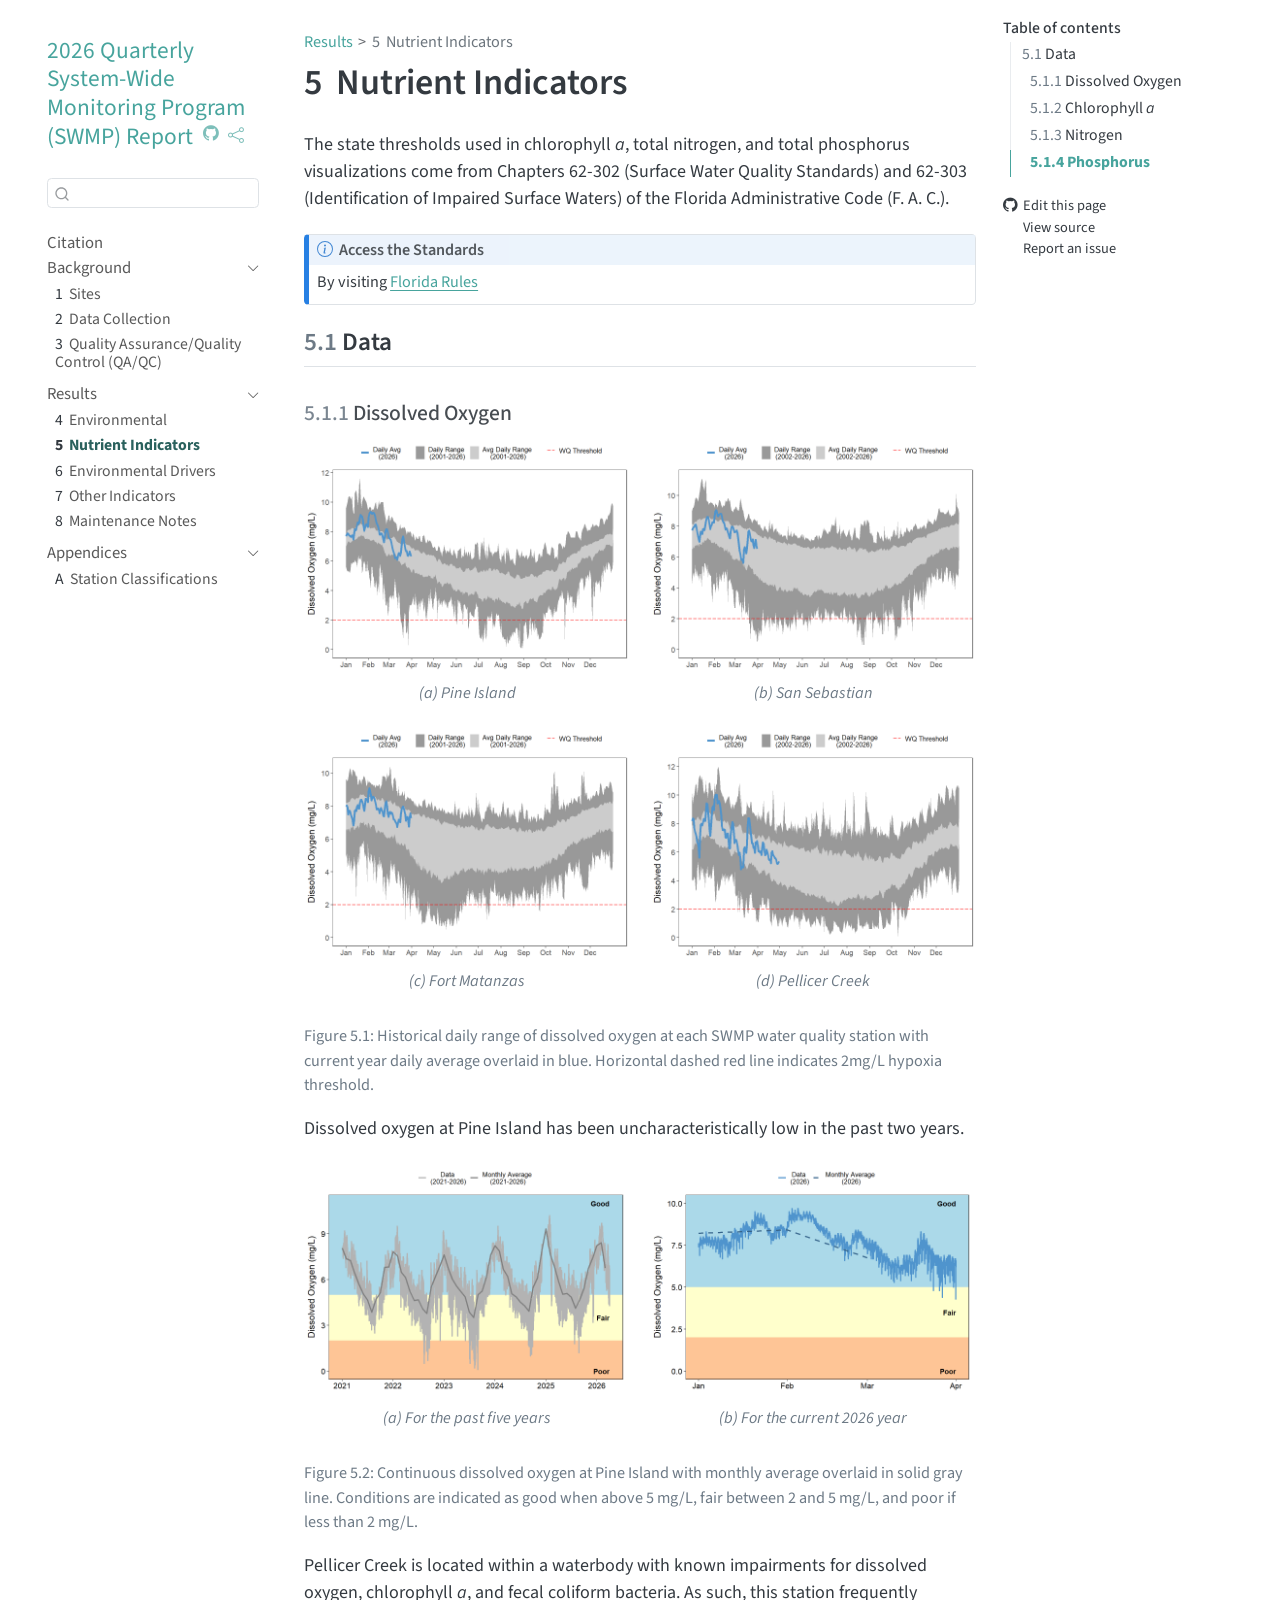
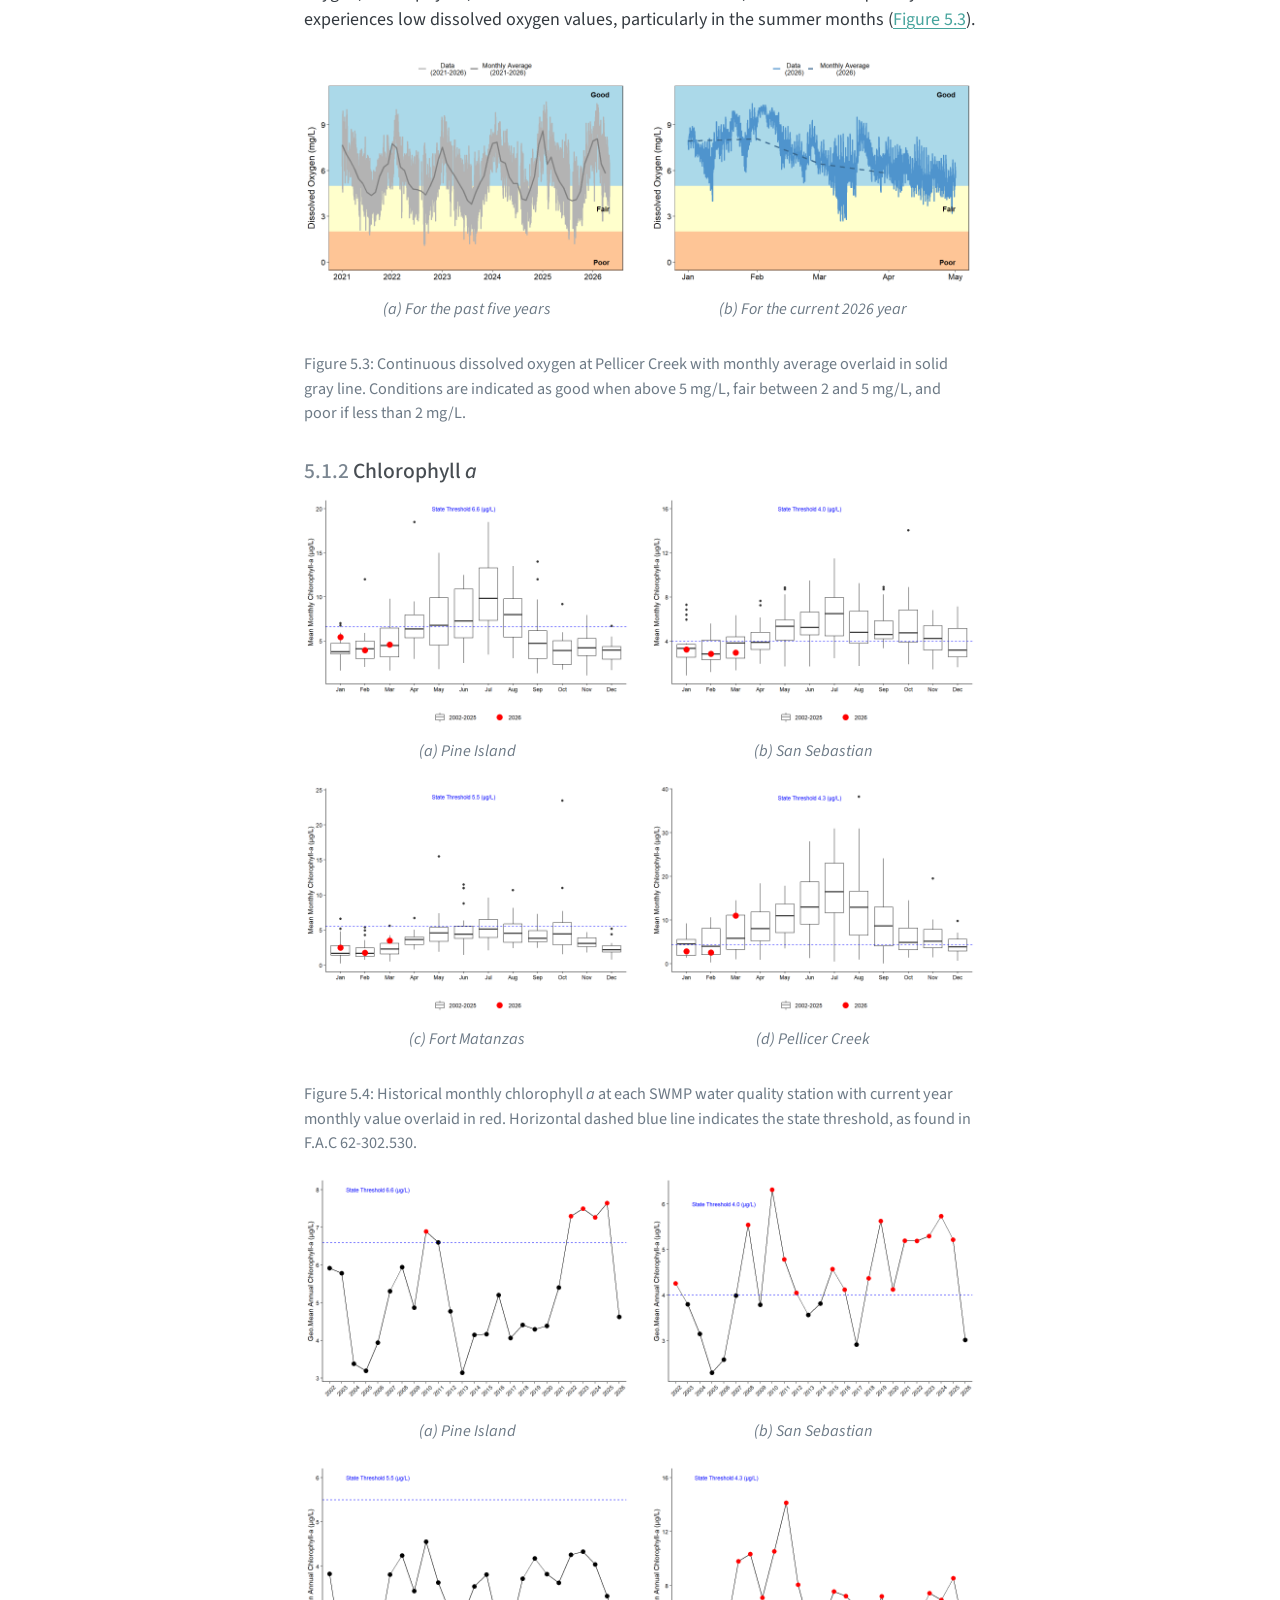
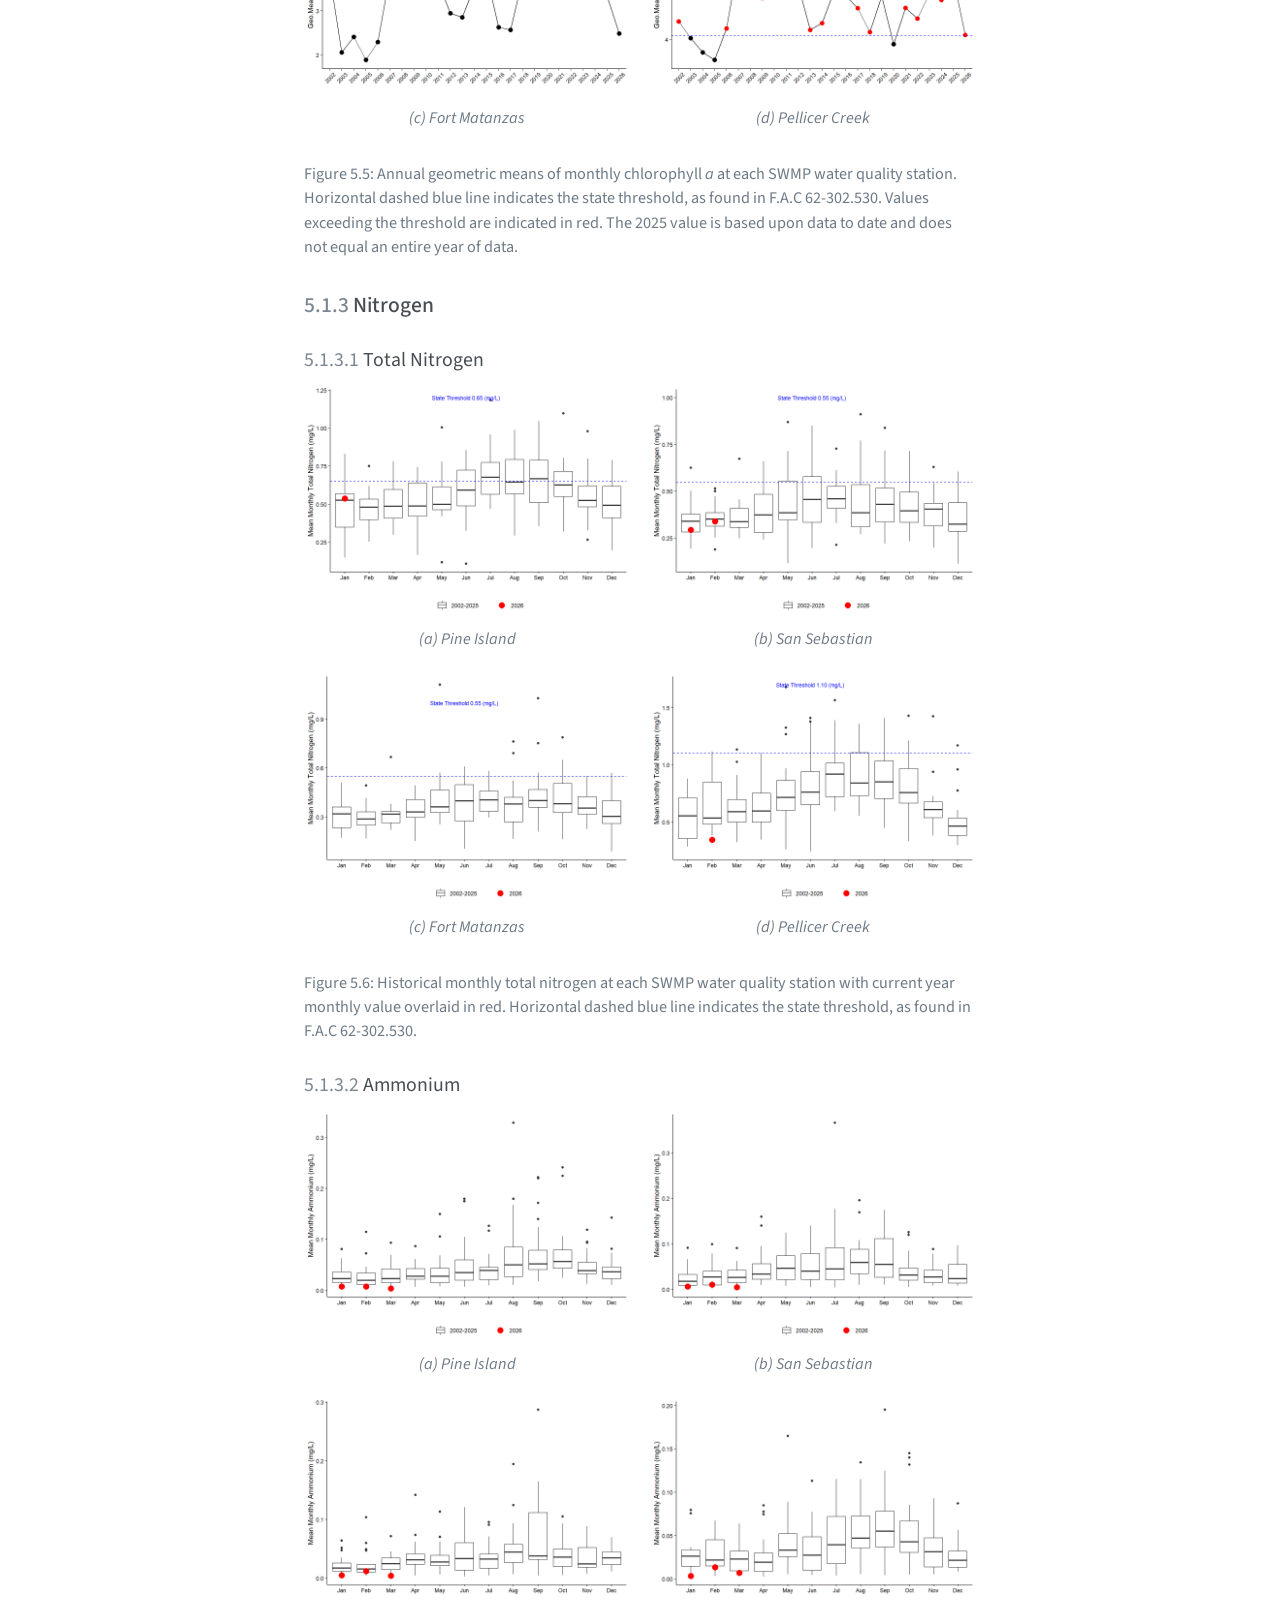
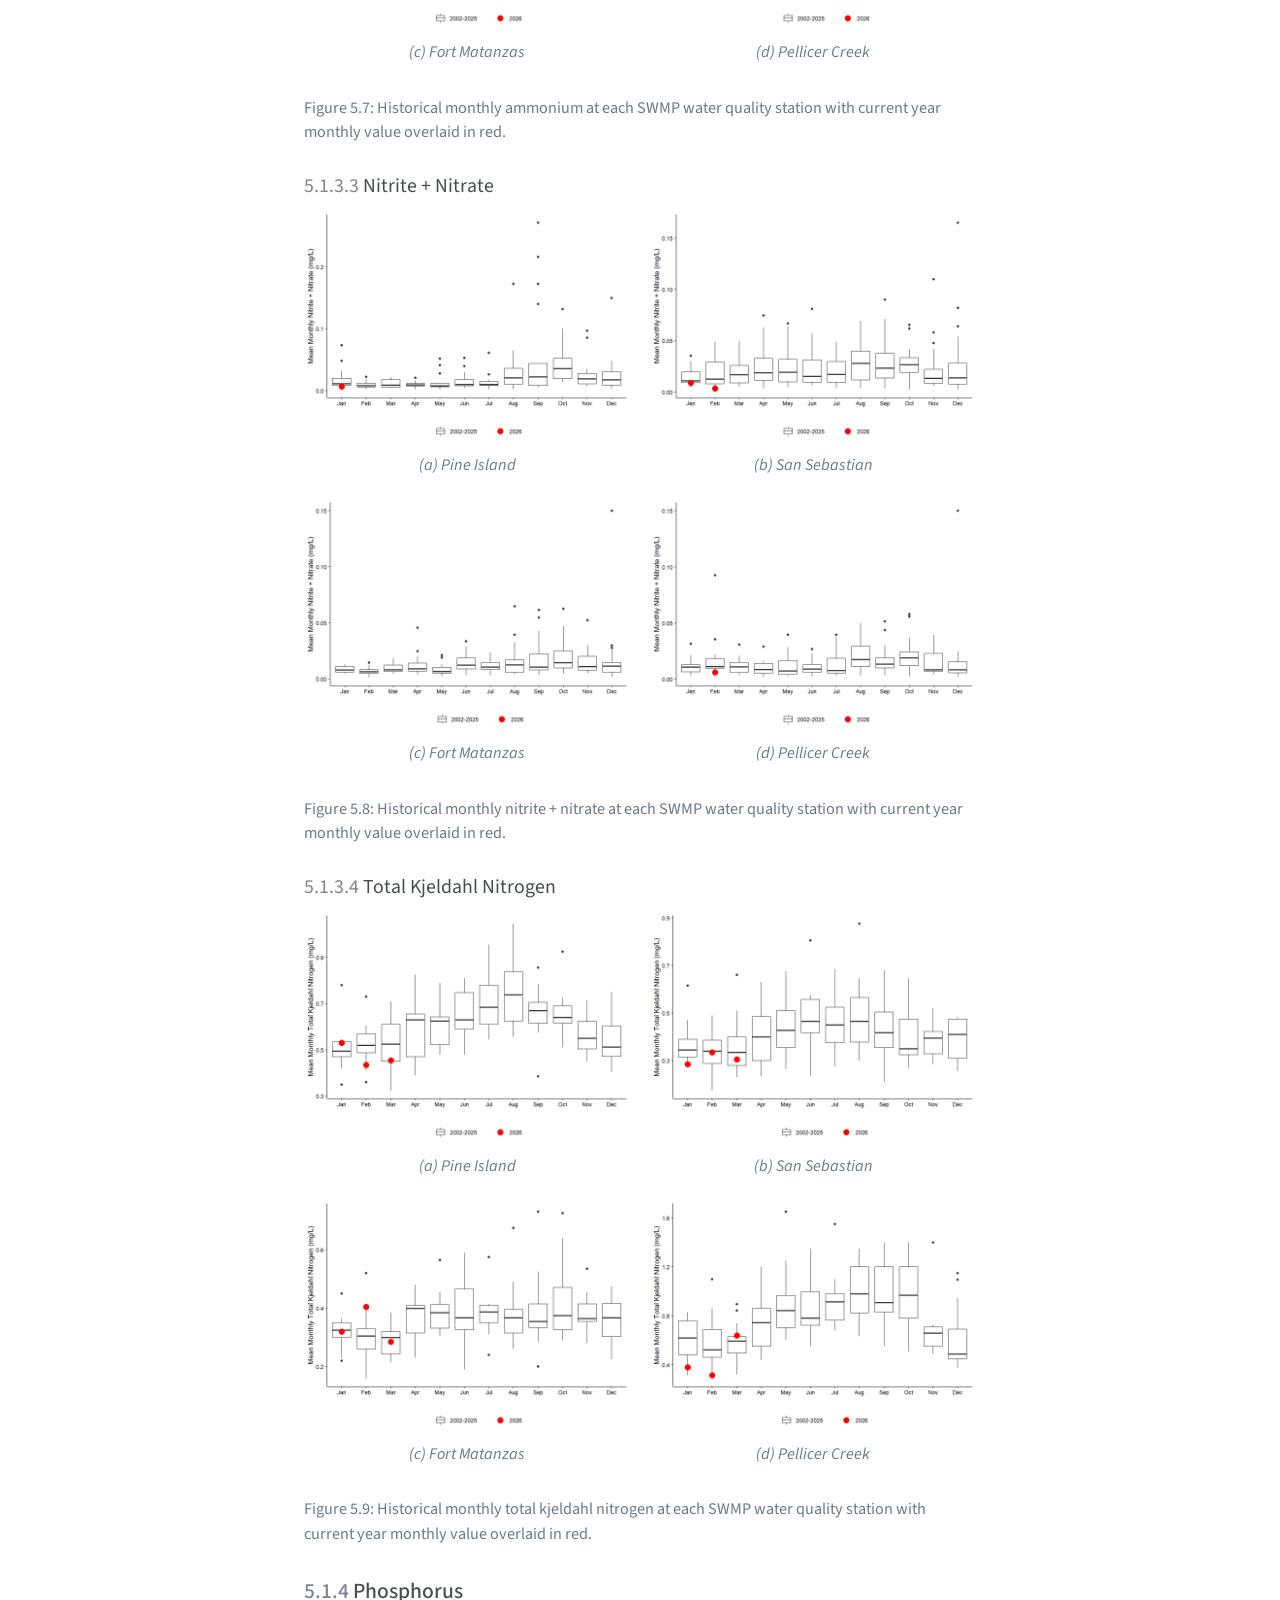
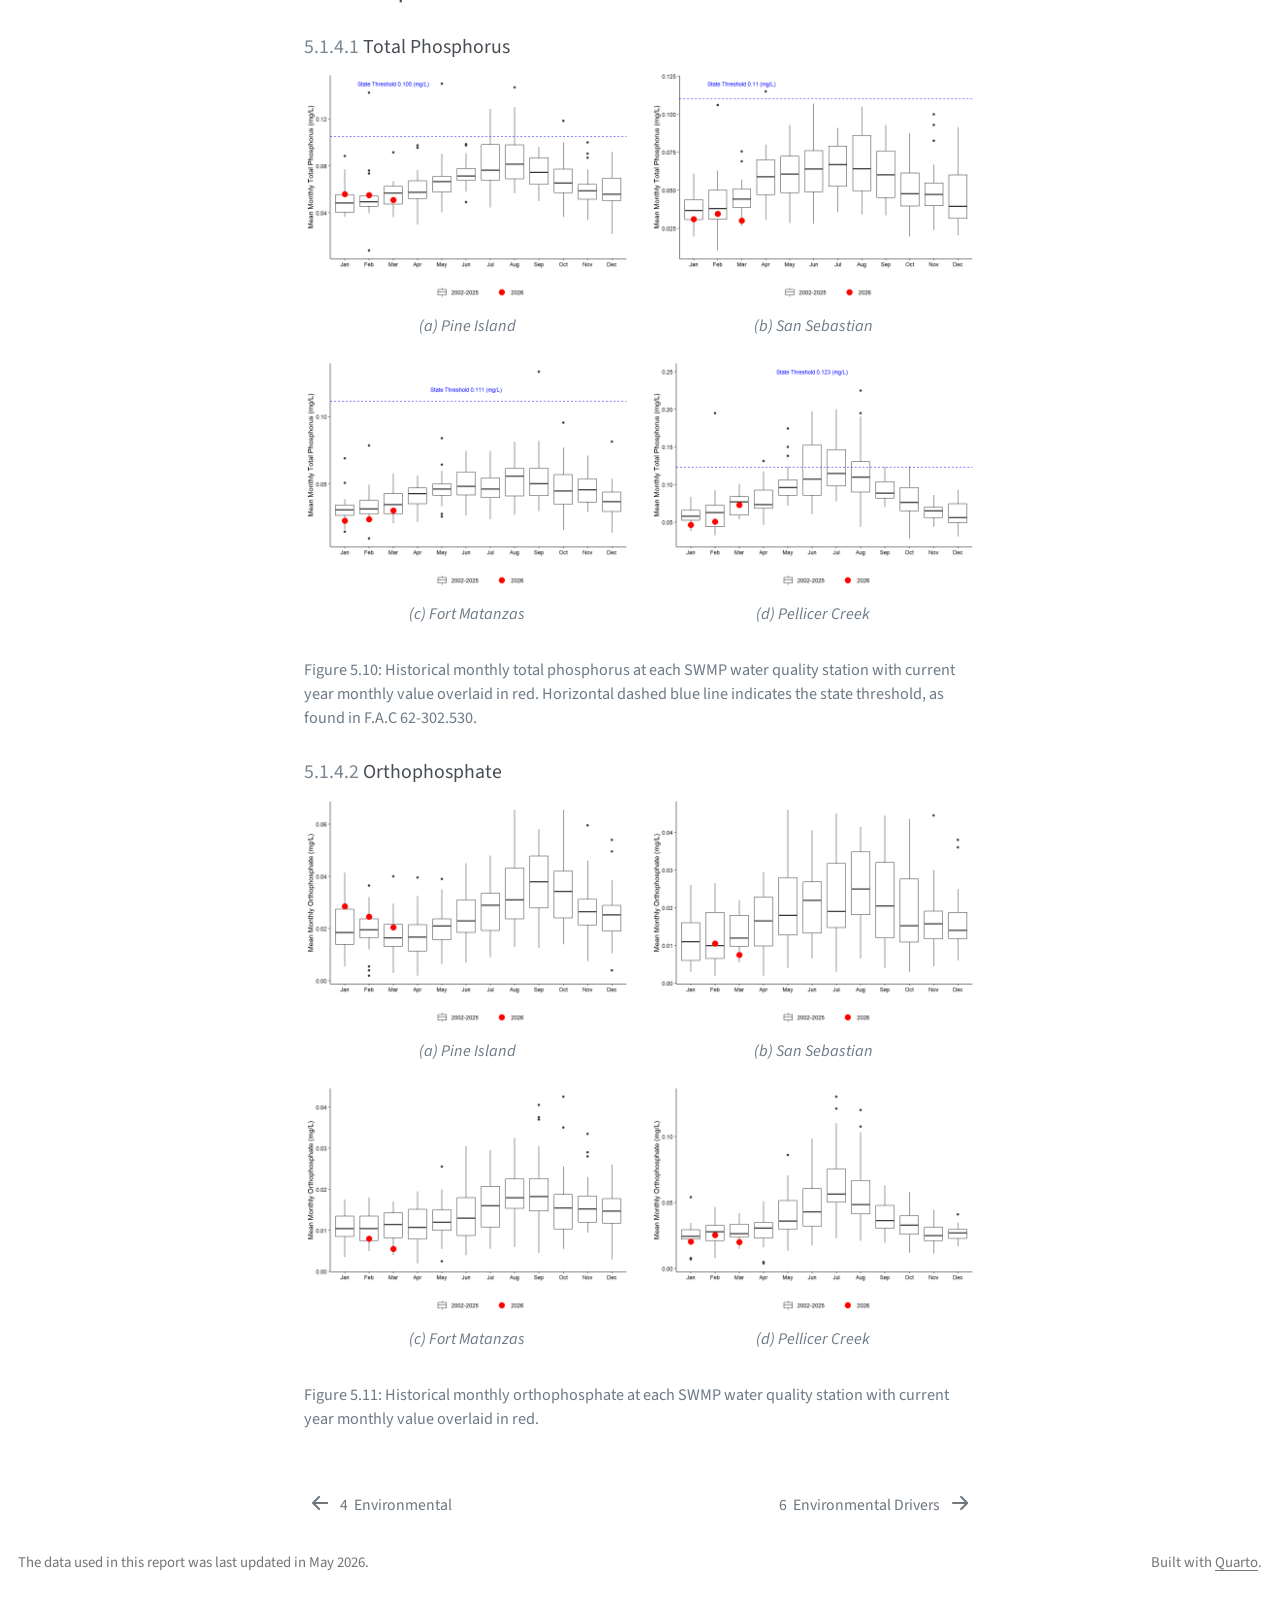
<file: docs/text/nut-indicators.html>
<!DOCTYPE html>
<html xmlns="http://www.w3.org/1999/xhtml" lang="en" xml:lang="en"><head>

<meta charset="utf-8">
<meta name="generator" content="quarto-1.5.57">

<meta name="viewport" content="width=device-width, initial-scale=1.0, user-scalable=yes">


<title>5&nbsp; Nutrient Indicators – 2026 Quarterly System-Wide Monitoring Program (SWMP) Report</title>
<style>
code{white-space: pre-wrap;}
span.smallcaps{font-variant: small-caps;}
div.columns{display: flex; gap: min(4vw, 1.5em);}
div.column{flex: auto; overflow-x: auto;}
div.hanging-indent{margin-left: 1.5em; text-indent: -1.5em;}
ul.task-list{list-style: none;}
ul.task-list li input[type="checkbox"] {
  width: 0.8em;
  margin: 0 0.8em 0.2em -1em; /* quarto-specific, see https://github.com/quarto-dev/quarto-cli/issues/4556 */ 
  vertical-align: middle;
}
</style>


<script src="../site_libs/quarto-nav/quarto-nav.js"></script>
<script src="../site_libs/quarto-nav/headroom.min.js"></script>
<script src="../site_libs/clipboard/clipboard.min.js"></script>
<script src="../site_libs/quarto-search/autocomplete.umd.js"></script>
<script src="../site_libs/quarto-search/fuse.min.js"></script>
<script src="../site_libs/quarto-search/quarto-search.js"></script>
<meta name="quarto:offset" content="../">
<link href="../text/environmental-drivers.html" rel="next">
<link href="../text/environmental.html" rel="prev">
<link href="../images/friends-logo.png" rel="icon" type="image/png">
<script src="../site_libs/quarto-html/quarto.js"></script>
<script src="../site_libs/quarto-html/popper.min.js"></script>
<script src="../site_libs/quarto-html/tippy.umd.min.js"></script>
<script src="../site_libs/quarto-html/anchor.min.js"></script>
<link href="../site_libs/quarto-html/tippy.css" rel="stylesheet">
<link href="../site_libs/quarto-html/quarto-syntax-highlighting.css" rel="stylesheet" id="quarto-text-highlighting-styles">
<script src="../site_libs/bootstrap/bootstrap.min.js"></script>
<link href="../site_libs/bootstrap/bootstrap-icons.css" rel="stylesheet">
<link href="../site_libs/bootstrap/bootstrap.min.css" rel="stylesheet" id="quarto-bootstrap" data-mode="light">
<script src="../site_libs/quarto-contrib/glightbox/glightbox.min.js"></script>
<link href="../site_libs/quarto-contrib/glightbox/glightbox.min.css" rel="stylesheet">
<link href="../site_libs/quarto-contrib/glightbox/lightbox.css" rel="stylesheet">
<script id="quarto-search-options" type="application/json">{
  "location": "sidebar",
  "copy-button": false,
  "collapse-after": 3,
  "panel-placement": "start",
  "type": "textbox",
  "limit": 50,
  "keyboard-shortcut": [
    "f",
    "/",
    "s"
  ],
  "show-item-context": false,
  "language": {
    "search-no-results-text": "No results",
    "search-matching-documents-text": "matching documents",
    "search-copy-link-title": "Copy link to search",
    "search-hide-matches-text": "Hide additional matches",
    "search-more-match-text": "more match in this document",
    "search-more-matches-text": "more matches in this document",
    "search-clear-button-title": "Clear",
    "search-text-placeholder": "",
    "search-detached-cancel-button-title": "Cancel",
    "search-submit-button-title": "Submit",
    "search-label": "Search"
  }
}</script>


</head>

<body class="nav-sidebar floating">

<div id="quarto-search-results"></div>
  <header id="quarto-header" class="headroom fixed-top">
  <nav class="quarto-secondary-nav">
    <div class="container-fluid d-flex">
      <button type="button" class="quarto-btn-toggle btn" data-bs-toggle="collapse" role="button" data-bs-target=".quarto-sidebar-collapse-item" aria-controls="quarto-sidebar" aria-expanded="false" aria-label="Toggle sidebar navigation" onclick="if (window.quartoToggleHeadroom) { window.quartoToggleHeadroom(); }">
        <i class="bi bi-layout-text-sidebar-reverse"></i>
      </button>
        <nav class="quarto-page-breadcrumbs" aria-label="breadcrumb"><ol class="breadcrumb"><li class="breadcrumb-item"><a href="../text/results.html">Results</a></li><li class="breadcrumb-item"><a href="../text/nut-indicators.html"><span class="chapter-number">5</span>&nbsp; <span class="chapter-title">Nutrient Indicators</span></a></li></ol></nav>
        <a class="flex-grow-1" role="navigation" data-bs-toggle="collapse" data-bs-target=".quarto-sidebar-collapse-item" aria-controls="quarto-sidebar" aria-expanded="false" aria-label="Toggle sidebar navigation" onclick="if (window.quartoToggleHeadroom) { window.quartoToggleHeadroom(); }">      
        </a>
      <button type="button" class="btn quarto-search-button" aria-label="Search" onclick="window.quartoOpenSearch();">
        <i class="bi bi-search"></i>
      </button>
    </div>
  </nav>
</header>
<!-- content -->
<div id="quarto-content" class="quarto-container page-columns page-rows-contents page-layout-article">
<!-- sidebar -->
  <nav id="quarto-sidebar" class="sidebar collapse collapse-horizontal quarto-sidebar-collapse-item sidebar-navigation floating overflow-auto">
    <div class="pt-lg-2 mt-2 text-left sidebar-header">
    <div class="sidebar-title mb-0 py-0">
      <a href="../">2026 Quarterly System-Wide Monitoring Program (SWMP) Report</a> 
        <div class="sidebar-tools-main">
    <a href="https://github.com/GTMNERR/2026_Q1_SWMP_Report" title="Source Code" class="quarto-navigation-tool px-1" aria-label="Source Code"><i class="bi bi-github"></i></a>
    <div class="dropdown">
      <a href="" title="Share" id="quarto-navigation-tool-dropdown-0" class="quarto-navigation-tool dropdown-toggle px-1" data-bs-toggle="dropdown" aria-expanded="false" role="link" aria-label="Share"><i class="bi bi-share"></i></a>
      <ul class="dropdown-menu" aria-labelledby="quarto-navigation-tool-dropdown-0">
          <li>
            <a class="dropdown-item sidebar-tools-main-item" href="https://twitter.com/intent/tweet?url=|url|">
              <i class="bi bi-twitter pe-1"></i>
            Twitter
            </a>
          </li>
          <li>
            <a class="dropdown-item sidebar-tools-main-item" href="https://www.facebook.com/sharer/sharer.php?u=|url|">
              <i class="bi bi-facebook pe-1"></i>
            Facebook
            </a>
          </li>
      </ul>
    </div>
</div>
    </div>
      </div>
        <div class="mt-2 flex-shrink-0 align-items-center">
        <div class="sidebar-search">
        <div id="quarto-search" class="" title="Search"></div>
        </div>
        </div>
    <div class="sidebar-menu-container"> 
    <ul class="list-unstyled mt-1">
        <li class="sidebar-item">
  <div class="sidebar-item-container"> 
  <a href="../index.html" class="sidebar-item-text sidebar-link">
 <span class="menu-text">Citation</span></a>
  </div>
</li>
        <li class="sidebar-item sidebar-item-section">
      <div class="sidebar-item-container"> 
            <a href="../text/background.html" class="sidebar-item-text sidebar-link">
 <span class="menu-text">Background</span></a>
          <a class="sidebar-item-toggle text-start" data-bs-toggle="collapse" data-bs-target="#quarto-sidebar-section-1" role="navigation" aria-expanded="true" aria-label="Toggle section">
            <i class="bi bi-chevron-right ms-2"></i>
          </a> 
      </div>
      <ul id="quarto-sidebar-section-1" class="collapse list-unstyled sidebar-section depth1 show">  
          <li class="sidebar-item">
  <div class="sidebar-item-container"> 
  <a href="../text/sites.html" class="sidebar-item-text sidebar-link">
 <span class="menu-text"><span class="chapter-number">1</span>&nbsp; <span class="chapter-title">Sites</span></span></a>
  </div>
</li>
          <li class="sidebar-item">
  <div class="sidebar-item-container"> 
  <a href="../text/collection.html" class="sidebar-item-text sidebar-link">
 <span class="menu-text"><span class="chapter-number">2</span>&nbsp; <span class="chapter-title">Data Collection</span></span></a>
  </div>
</li>
          <li class="sidebar-item">
  <div class="sidebar-item-container"> 
  <a href="../text/qaqc.html" class="sidebar-item-text sidebar-link">
 <span class="menu-text"><span class="chapter-number">3</span>&nbsp; <span class="chapter-title">Quality Assurance/Quality Control (QA/QC)</span></span></a>
  </div>
</li>
      </ul>
  </li>
        <li class="sidebar-item sidebar-item-section">
      <div class="sidebar-item-container"> 
            <a href="../text/results.html" class="sidebar-item-text sidebar-link">
 <span class="menu-text">Results</span></a>
          <a class="sidebar-item-toggle text-start" data-bs-toggle="collapse" data-bs-target="#quarto-sidebar-section-2" role="navigation" aria-expanded="true" aria-label="Toggle section">
            <i class="bi bi-chevron-right ms-2"></i>
          </a> 
      </div>
      <ul id="quarto-sidebar-section-2" class="collapse list-unstyled sidebar-section depth1 show">  
          <li class="sidebar-item">
  <div class="sidebar-item-container"> 
  <a href="../text/environmental.html" class="sidebar-item-text sidebar-link">
 <span class="menu-text"><span class="chapter-number">4</span>&nbsp; <span class="chapter-title">Environmental</span></span></a>
  </div>
</li>
          <li class="sidebar-item">
  <div class="sidebar-item-container"> 
  <a href="../text/nut-indicators.html" class="sidebar-item-text sidebar-link active">
 <span class="menu-text"><span class="chapter-number">5</span>&nbsp; <span class="chapter-title">Nutrient Indicators</span></span></a>
  </div>
</li>
          <li class="sidebar-item">
  <div class="sidebar-item-container"> 
  <a href="../text/environmental-drivers.html" class="sidebar-item-text sidebar-link">
 <span class="menu-text"><span class="chapter-number">6</span>&nbsp; <span class="chapter-title">Environmental Drivers</span></span></a>
  </div>
</li>
          <li class="sidebar-item">
  <div class="sidebar-item-container"> 
  <a href="../text/misc-bac.html" class="sidebar-item-text sidebar-link">
 <span class="menu-text"><span class="chapter-number">7</span>&nbsp; <span class="chapter-title">Other Indicators</span></span></a>
  </div>
</li>
          <li class="sidebar-item">
  <div class="sidebar-item-container"> 
  <a href="../text/maintenance.html" class="sidebar-item-text sidebar-link">
 <span class="menu-text"><span class="chapter-number">8</span>&nbsp; <span class="chapter-title">Maintenance Notes</span></span></a>
  </div>
</li>
      </ul>
  </li>
        <li class="sidebar-item sidebar-item-section">
      <div class="sidebar-item-container"> 
            <a class="sidebar-item-text sidebar-link text-start" data-bs-toggle="collapse" data-bs-target="#quarto-sidebar-section-3" role="navigation" aria-expanded="true">
 <span class="menu-text">Appendices</span></a>
          <a class="sidebar-item-toggle text-start" data-bs-toggle="collapse" data-bs-target="#quarto-sidebar-section-3" role="navigation" aria-expanded="true" aria-label="Toggle section">
            <i class="bi bi-chevron-right ms-2"></i>
          </a> 
      </div>
      <ul id="quarto-sidebar-section-3" class="collapse list-unstyled sidebar-section depth1 show">  
          <li class="sidebar-item">
  <div class="sidebar-item-container"> 
  <a href="../text/a1-cmecs.html" class="sidebar-item-text sidebar-link">
 <span class="menu-text"><span class="chapter-number">A</span>&nbsp; <span class="chapter-title">Station Classifications</span></span></a>
  </div>
</li>
      </ul>
  </li>
    </ul>
    </div>
</nav>
<div id="quarto-sidebar-glass" class="quarto-sidebar-collapse-item" data-bs-toggle="collapse" data-bs-target=".quarto-sidebar-collapse-item"></div>
<!-- margin-sidebar -->
    <div id="quarto-margin-sidebar" class="sidebar margin-sidebar">
        <nav id="TOC" role="doc-toc" class="toc-active">
    <h2 id="toc-title">Table of contents</h2>
   
  <ul>
  <li><a href="#data" id="toc-data" class="nav-link active" data-scroll-target="#data"><span class="header-section-number">5.1</span> Data</a>
  <ul class="collapse">
  <li><a href="#dissolved-oxygen" id="toc-dissolved-oxygen" class="nav-link" data-scroll-target="#dissolved-oxygen"><span class="header-section-number">5.1.1</span> Dissolved Oxygen</a></li>
  <li><a href="#chlorophyll-a" id="toc-chlorophyll-a" class="nav-link" data-scroll-target="#chlorophyll-a"><span class="header-section-number">5.1.2</span> Chlorophyll <em>a</em></a></li>
  <li><a href="#nitrogen" id="toc-nitrogen" class="nav-link" data-scroll-target="#nitrogen"><span class="header-section-number">5.1.3</span> Nitrogen</a></li>
  <li><a href="#phosphorus" id="toc-phosphorus" class="nav-link" data-scroll-target="#phosphorus"><span class="header-section-number">5.1.4</span> Phosphorus</a></li>
  </ul></li>
  </ul>
<div class="toc-actions"><ul><li><a href="https://github.com/GTMNERR/2026_Q1_SWMP_Report/edit/main/text/nut-indicators.qmd" class="toc-action"><i class="bi bi-github"></i>Edit this page</a></li><li><a href="https://github.com/GTMNERR/2026_Q1_SWMP_Report/blob/main/text/nut-indicators.qmd" class="toc-action"><i class="bi empty"></i>View source</a></li><li><a href="https://github.com/GTMNERR/2026_Q1_SWMP_Report/issues/new" class="toc-action"><i class="bi empty"></i>Report an issue</a></li></ul></div></nav>
    </div>
<!-- main -->
<main class="content" id="quarto-document-content">

<header id="title-block-header" class="quarto-title-block default"><nav class="quarto-page-breadcrumbs quarto-title-breadcrumbs d-none d-lg-block" aria-label="breadcrumb"><ol class="breadcrumb"><li class="breadcrumb-item"><a href="../text/results.html">Results</a></li><li class="breadcrumb-item"><a href="../text/nut-indicators.html"><span class="chapter-number">5</span>&nbsp; <span class="chapter-title">Nutrient Indicators</span></a></li></ol></nav>
<div class="quarto-title">
<h1 class="title"><span class="chapter-number">5</span>&nbsp; <span class="chapter-title">Nutrient Indicators</span></h1>
</div>



<div class="quarto-title-meta">

    
  
    
  </div>
  


</header>


<p>The state thresholds used in chlorophyll <em>a</em>, total nitrogen, and total phosphorus visualizations come from Chapters 62-302 (Surface Water Quality Standards) and 62-303 (Identification of Impaired Surface Waters) of the Florida Administrative Code (F. A. C.).</p>
<div class="callout callout-style-default callout-note callout-titled">
<div class="callout-header d-flex align-content-center">
<div class="callout-icon-container">
<i class="callout-icon"></i>
</div>
<div class="callout-title-container flex-fill">
Access the Standards
</div>
</div>
<div class="callout-body-container callout-body">
<p>By visiting <a href="https://www.flrules.org/gateway/ruleno.asp?id=62-302.530">Florida Rules</a></p>
</div>
</div>
<!-- ## Summary -->
<!-- Daily average dissolved oxygen values were mostly within or above their average ranges in 2024, and never fell below the 2 mg/L hypoxia threshold (@fig-do). Historically, dissolved oxygen values at Pine Island (@fig-do-pi-1) and Pellicer Creek (@fig-do-pc-1) frequently fell below the 2 mg/L hypoxia threshold during the third and fourth quarters. Data for 2024 follows the same trend, falling below threshold from August to October for both sites ((@fig-do-pi-2; @fig-do-pc-2). -->
<!-- Pellicer Creek is located within a waterbody with known impairments for dissolved oxygen, chlorophyll a, and fecal coliform bacteria. As such, this station frequently experiences low dissolved oxygen values, particularly in the summer months (@fig-do-pc). Dissolved oxygen at Pine Island has been uncharacteristically low in the past two years (@fig-do-pi). -->
<!-- Chlorophyll *a* values were often higher than average at all stations this year, especially at Pine Island and San Sebastian (@fig-chla-boxplots). However, Pine Island data for quarter 4 were closer to average and fell below the state threshold for that waterbody (6.6 μg/L) each month. The annual geometric mean (AGM) chlorophyll *a* values were above the state threshold levels at all stations except for Fort Matanzas (@fig-chla-agm). -->
<!-- Total Nitrogen (TN) is calculated by adding Total Kjeldahl Nitrogen, Nitrate and Nitrite. It accounts for the inorganic nitrogen fraction as well as larger pools of organic bioavailable forms. Several of the nitrate and nitrite values fell below the Florida Department of Environmental Protection Central Lab’s minimum detection limit; therefore, TN monthly concentration means were unable to be calculated  for multiple months across all stations (@fig-tn-boxplots). This was especially true at Fort Matanzas, which has the least amount of TN data (@fig-tn-boxplots-3). The mean monthly TN values for all months in 2024 fell below the state threshold for their respective waterbodies at San Sebastian and Fort Matanzas (@fig-tn-boxplots-2; @fig-tn-boxplots-3). The majority of Pine Island’s 2024 mean monthly TN concentrations were above the state threshold, while only September’s concentration was higher than the state threshold at Pellicer Creek (@fig-tn-boxplots-1; @fig-tn-boxplots-4).  -->
<!-- Ammonium (NH4) is directly measured in our samples and is a key inorganic nutrient assimilated by phytoplankton in primary production. NH4 concentrations for 2024 were near or below monthly means most of year at all four stations (@fig-nh4-boxplots). Concentrations were notably above average at Fort Matanzas in September (@fig-nh4-boxplots-3), Pellicer Creek in August and September (@fig-nh4-boxplots-4), and Pine Island in December (@fig-nh4-boxplots-1). -->
<!-- Nitrite + Nitrate (NO23) concentrations for 2024 were near or above the monthly mean at Pine Island for most of the year, with the last quarter having all three months within or greater than the highest quartile (@fig-no23-boxplots-1). Concentrations were especially high in January and October at Pine Island,  January at San Sebastian, and October at Pellicer Creek (@fig-no23-boxplots-1; @fig-no23-boxplots-2; @fig-no23-boxplots-4). -->
<!-- Total Kjeldahl Nitrogen (TKN) is the total concentration of organic nitrogen and ammonia and is directly measured in our samples. TKN concentrations in 2024 were highly variable and frequently deviated from the historical monthly means at all sites @fig-tkn-boxplots). Pine Island concentrations were notably higher than historical average in January, March, and October, while notably lower than average in July ((@fig-tkn-boxplots-1). San Sebastian had respectively low monthly concentrations in February, April, June, August and December (@fig-tkn-boxplots-2). January was relatively higher than average at Fort Matanzas, while June, August and December were significantly lower than historical concentration means (@fig-tkn-boxplots-3). Pellicer Creek had significant high and low concentrations throughout the year with very few close to historical averages  (@fig-tkn-boxplots-4). -->
<!-- Total phosphorus (TP) concentrations were below the state threshold at all stations for each month with available concentrations during 2024 (@fig-tp-boxplots). Pine Island had highly variable mean monthly concentrations with most months being notably higher or lower than average (@fig-tp-boxplots-1). Pellicer Creek concentrations were largely below average for 2024, with only January having an average value, and September and October being above average (@fig-tp-boxplots-4). Most monthly concentrations at San Sebastian were significantly less than average, except for an above average January and an average March (@fig-tp-boxplots-2). Fort Matanzas concentrations fell mostly below average, while quarter 1 and July were above average. (@fig-tp-boxplots-2; @fig-tp-boxplots-3).  -->
<!-- Pine Island orthophosphate concentrations were relatively stable from April to September in 2024, though they fell both above and below historical monthly averages, while January and all of quarter 4 had significantly higher monthly averages (@fig-po4-boxplots-1). April – October at San Sebastian had significantly below-average monthly means, with February- March and November- December being near historical average, and January well above historical average (@fig-po4-boxplots-2). Pellicer Creek had a steady monthly mean increase from April to October of 2024 with concentrations falling below average for all except September- October. Quarter 1 concentrations were relatively high (January and March) and low (February), while November and December’s concentrations fell just above historical mean (@fig-po4-boxplots-4). Fort Matanzas had the most highly variable mean monthly concentrations, with only October being near average and all other months falling higher or lower than historical data (@fig-po4-boxplots-3). -->
<section id="data" class="level2" data-number="5.1">
<h2 data-number="5.1" class="anchored" data-anchor-id="data"><span class="header-section-number">5.1</span> Data</h2>
<section id="dissolved-oxygen" class="level3" data-number="5.1.1">
<h3 data-number="5.1.1" class="anchored" data-anchor-id="dissolved-oxygen"><span class="header-section-number">5.1.1</span> Dissolved Oxygen</h3>
<div id="fig-do" class="quarto-layout-panel">
<figure class="quarto-float quarto-float-fig figure">
<div aria-describedby="fig-do-caption-0ceaefa1-69ba-4598-a22c-09a6ac19f8ca">
<div class="quarto-layout-row">
<div class="cell-output-display quarto-layout-cell-subref quarto-layout-cell" data-ref-parent="fig-do" style="flex-basis: 50.0%;justify-content: flex-start;">
<div id="fig-do-1" class="quarto-float quarto-figure quarto-figure-center anchored">
<figure class="quarto-float quarto-subfloat-fig figure">
<div aria-describedby="fig-do-1-caption-0ceaefa1-69ba-4598-a22c-09a6ac19f8ca">
<a href="nut-indicators_files/figure-html/fig-do-1.png" class="lightbox" data-gallery="fig-do" title="Figure&nbsp;5.1&nbsp;(a): Pine Island"><img src="nut-indicators_files/figure-html/fig-do-1.png" class="img-fluid figure-img" data-ref-parent="fig-do" width="672"></a>
</div>
<figcaption class="quarto-float-caption-bottom quarto-subfloat-caption quarto-subfloat-fig" id="fig-do-1-caption-0ceaefa1-69ba-4598-a22c-09a6ac19f8ca">
(a) Pine Island
</figcaption>
</figure>
</div>
</div>
<div class="cell-output-display quarto-layout-cell-subref quarto-layout-cell" data-ref-parent="fig-do" style="flex-basis: 50.0%;justify-content: flex-start;">
<div id="fig-do-2" class="quarto-float quarto-figure quarto-figure-center anchored">
<figure class="quarto-float quarto-subfloat-fig figure">
<div aria-describedby="fig-do-2-caption-0ceaefa1-69ba-4598-a22c-09a6ac19f8ca">
<a href="nut-indicators_files/figure-html/fig-do-2.png" class="lightbox" data-gallery="fig-do" title="Figure&nbsp;5.1&nbsp;(b): San Sebastian"><img src="nut-indicators_files/figure-html/fig-do-2.png" class="img-fluid figure-img" data-ref-parent="fig-do" width="672"></a>
</div>
<figcaption class="quarto-float-caption-bottom quarto-subfloat-caption quarto-subfloat-fig" id="fig-do-2-caption-0ceaefa1-69ba-4598-a22c-09a6ac19f8ca">
(b) San Sebastian
</figcaption>
</figure>
</div>
</div>
</div>
<div class="quarto-layout-row">
<div class="cell-output-display quarto-layout-cell-subref quarto-layout-cell" data-ref-parent="fig-do" style="flex-basis: 50.0%;justify-content: flex-start;">
<div id="fig-do-3" class="quarto-float quarto-figure quarto-figure-center anchored">
<figure class="quarto-float quarto-subfloat-fig figure">
<div aria-describedby="fig-do-3-caption-0ceaefa1-69ba-4598-a22c-09a6ac19f8ca">
<a href="nut-indicators_files/figure-html/fig-do-3.png" class="lightbox" data-gallery="fig-do" title="Figure&nbsp;5.1&nbsp;(c): Fort Matanzas"><img src="nut-indicators_files/figure-html/fig-do-3.png" class="img-fluid figure-img" data-ref-parent="fig-do" width="672"></a>
</div>
<figcaption class="quarto-float-caption-bottom quarto-subfloat-caption quarto-subfloat-fig" id="fig-do-3-caption-0ceaefa1-69ba-4598-a22c-09a6ac19f8ca">
(c) Fort Matanzas
</figcaption>
</figure>
</div>
</div>
<div class="cell-output-display quarto-layout-cell-subref quarto-layout-cell" data-ref-parent="fig-do" style="flex-basis: 50.0%;justify-content: flex-start;">
<div id="fig-do-4" class="quarto-float quarto-figure quarto-figure-center anchored">
<figure class="quarto-float quarto-subfloat-fig figure">
<div aria-describedby="fig-do-4-caption-0ceaefa1-69ba-4598-a22c-09a6ac19f8ca">
<a href="nut-indicators_files/figure-html/fig-do-4.png" class="lightbox" data-gallery="fig-do" title="Figure&nbsp;5.1&nbsp;(d): Pellicer Creek"><img src="nut-indicators_files/figure-html/fig-do-4.png" class="img-fluid figure-img" data-ref-parent="fig-do" width="672"></a>
</div>
<figcaption class="quarto-float-caption-bottom quarto-subfloat-caption quarto-subfloat-fig" id="fig-do-4-caption-0ceaefa1-69ba-4598-a22c-09a6ac19f8ca">
(d) Pellicer Creek
</figcaption>
</figure>
</div>
</div>
</div>
</div>
<figcaption class="quarto-float-caption-bottom quarto-float-caption quarto-float-fig" id="fig-do-caption-0ceaefa1-69ba-4598-a22c-09a6ac19f8ca">
Figure&nbsp;5.1: Historical daily range of dissolved oxygen at each SWMP water quality station with current year daily average overlaid in blue. Horizontal dashed red line indicates 2mg/L hypoxia threshold.
</figcaption>
</figure>
</div>
<p>Dissolved oxygen at Pine Island has been uncharacteristically low in the past two years.</p>
<div id="fig-do-pi" class="quarto-layout-panel">
<figure class="quarto-float quarto-float-fig figure">
<div aria-describedby="fig-do-pi-caption-0ceaefa1-69ba-4598-a22c-09a6ac19f8ca">
<div class="quarto-layout-row">
<div class="cell-output-display quarto-layout-cell-subref quarto-layout-cell" data-ref-parent="fig-do-pi" style="flex-basis: 50.0%;justify-content: flex-start;">
<div id="fig-do-pi-1" class="quarto-float quarto-figure quarto-figure-center anchored">
<figure class="quarto-float quarto-subfloat-fig figure">
<div aria-describedby="fig-do-pi-1-caption-0ceaefa1-69ba-4598-a22c-09a6ac19f8ca">
<a href="nut-indicators_files/figure-html/fig-do-pi-1.png" class="lightbox" data-gallery="fig-do-pi" title="Figure&nbsp;5.2&nbsp;(a): For the past five years"><img src="nut-indicators_files/figure-html/fig-do-pi-1.png" class="img-fluid figure-img" data-ref-parent="fig-do-pi" width="672"></a>
</div>
<figcaption class="quarto-float-caption-bottom quarto-subfloat-caption quarto-subfloat-fig" id="fig-do-pi-1-caption-0ceaefa1-69ba-4598-a22c-09a6ac19f8ca">
(a) For the past five years
</figcaption>
</figure>
</div>
</div>
<div class="cell-output-display quarto-layout-cell-subref quarto-layout-cell" data-ref-parent="fig-do-pi" style="flex-basis: 50.0%;justify-content: flex-start;">
<div id="fig-do-pi-2" class="quarto-float quarto-figure quarto-figure-center anchored">
<figure class="quarto-float quarto-subfloat-fig figure">
<div aria-describedby="fig-do-pi-2-caption-0ceaefa1-69ba-4598-a22c-09a6ac19f8ca">
<a href="nut-indicators_files/figure-html/fig-do-pi-2.png" class="lightbox" data-gallery="fig-do-pi" title="Figure&nbsp;5.2&nbsp;(b): For the current 2026 year"><img src="nut-indicators_files/figure-html/fig-do-pi-2.png" class="img-fluid figure-img" data-ref-parent="fig-do-pi" width="672"></a>
</div>
<figcaption class="quarto-float-caption-bottom quarto-subfloat-caption quarto-subfloat-fig" id="fig-do-pi-2-caption-0ceaefa1-69ba-4598-a22c-09a6ac19f8ca">
(b) For the current 2026 year
</figcaption>
</figure>
</div>
</div>
</div>
</div>
<figcaption class="quarto-float-caption-bottom quarto-float-caption quarto-float-fig" id="fig-do-pi-caption-0ceaefa1-69ba-4598-a22c-09a6ac19f8ca">
Figure&nbsp;5.2: Continuous dissolved oxygen at Pine Island with monthly average overlaid in solid gray line. Conditions are indicated as good when above 5 mg/L, fair between 2 and 5 mg/L, and poor if less than 2 mg/L.
</figcaption>
</figure>
</div>
<p>Pellicer Creek is located within a waterbody with known impairments for dissolved oxygen, chlorophyll <em>a</em>, and fecal coliform bacteria. As such, this station frequently experiences low dissolved oxygen values, particularly in the summer months (<a href="#fig-do-pc" class="quarto-xref">Figure&nbsp;<span>5.3</span></a>).</p>
<div id="fig-do-pc" class="quarto-layout-panel">
<figure class="quarto-float quarto-float-fig figure">
<div aria-describedby="fig-do-pc-caption-0ceaefa1-69ba-4598-a22c-09a6ac19f8ca">
<div class="quarto-layout-row">
<div class="cell-output-display quarto-layout-cell-subref quarto-layout-cell" data-ref-parent="fig-do-pc" style="flex-basis: 50.0%;justify-content: flex-start;">
<div id="fig-do-pc-1" class="quarto-float quarto-figure quarto-figure-center anchored">
<figure class="quarto-float quarto-subfloat-fig figure">
<div aria-describedby="fig-do-pc-1-caption-0ceaefa1-69ba-4598-a22c-09a6ac19f8ca">
<a href="nut-indicators_files/figure-html/fig-do-pc-1.png" class="lightbox" data-gallery="fig-do-pc" title="Figure&nbsp;5.3&nbsp;(a): For the past five years"><img src="nut-indicators_files/figure-html/fig-do-pc-1.png" class="img-fluid figure-img" data-ref-parent="fig-do-pc" width="672"></a>
</div>
<figcaption class="quarto-float-caption-bottom quarto-subfloat-caption quarto-subfloat-fig" id="fig-do-pc-1-caption-0ceaefa1-69ba-4598-a22c-09a6ac19f8ca">
(a) For the past five years
</figcaption>
</figure>
</div>
</div>
<div class="cell-output-display quarto-layout-cell-subref quarto-layout-cell" data-ref-parent="fig-do-pc" style="flex-basis: 50.0%;justify-content: flex-start;">
<div id="fig-do-pc-2" class="quarto-float quarto-figure quarto-figure-center anchored">
<figure class="quarto-float quarto-subfloat-fig figure">
<div aria-describedby="fig-do-pc-2-caption-0ceaefa1-69ba-4598-a22c-09a6ac19f8ca">
<a href="nut-indicators_files/figure-html/fig-do-pc-2.png" class="lightbox" data-gallery="fig-do-pc" title="Figure&nbsp;5.3&nbsp;(b): For the current 2026 year"><img src="nut-indicators_files/figure-html/fig-do-pc-2.png" class="img-fluid figure-img" data-ref-parent="fig-do-pc" width="672"></a>
</div>
<figcaption class="quarto-float-caption-bottom quarto-subfloat-caption quarto-subfloat-fig" id="fig-do-pc-2-caption-0ceaefa1-69ba-4598-a22c-09a6ac19f8ca">
(b) For the current 2026 year
</figcaption>
</figure>
</div>
</div>
</div>
</div>
<figcaption class="quarto-float-caption-bottom quarto-float-caption quarto-float-fig" id="fig-do-pc-caption-0ceaefa1-69ba-4598-a22c-09a6ac19f8ca">
Figure&nbsp;5.3: Continuous dissolved oxygen at Pellicer Creek with monthly average overlaid in solid gray line. Conditions are indicated as good when above 5 mg/L, fair between 2 and 5 mg/L, and poor if less than 2 mg/L.
</figcaption>
</figure>
</div>
</section>
<section id="chlorophyll-a" class="level3" data-number="5.1.2">
<h3 data-number="5.1.2" class="anchored" data-anchor-id="chlorophyll-a"><span class="header-section-number">5.1.2</span> Chlorophyll <em>a</em></h3>
<div id="fig-chla-boxplots" class="quarto-layout-panel">
<figure class="quarto-float quarto-float-fig figure">
<div aria-describedby="fig-chla-boxplots-caption-0ceaefa1-69ba-4598-a22c-09a6ac19f8ca">
<div class="quarto-layout-row">
<div class="cell-output-display quarto-layout-cell-subref quarto-layout-cell" data-ref-parent="fig-chla-boxplots" style="flex-basis: 50.0%;justify-content: flex-start;">
<div id="fig-chla-boxplots-1" class="quarto-float quarto-figure quarto-figure-center anchored">
<figure class="quarto-float quarto-subfloat-fig figure">
<div aria-describedby="fig-chla-boxplots-1-caption-0ceaefa1-69ba-4598-a22c-09a6ac19f8ca">
<a href="nut-indicators_files/figure-html/fig-chla-boxplots-1.png" class="lightbox" data-gallery="fig-chla-boxplots" title="Figure&nbsp;5.4&nbsp;(a): Pine Island"><img src="nut-indicators_files/figure-html/fig-chla-boxplots-1.png" class="img-fluid figure-img" data-ref-parent="fig-chla-boxplots" width="672"></a>
</div>
<figcaption class="quarto-float-caption-bottom quarto-subfloat-caption quarto-subfloat-fig" id="fig-chla-boxplots-1-caption-0ceaefa1-69ba-4598-a22c-09a6ac19f8ca">
(a) Pine Island
</figcaption>
</figure>
</div>
</div>
<div class="cell-output-display quarto-layout-cell-subref quarto-layout-cell" data-ref-parent="fig-chla-boxplots" style="flex-basis: 50.0%;justify-content: flex-start;">
<div id="fig-chla-boxplots-2" class="quarto-float quarto-figure quarto-figure-center anchored">
<figure class="quarto-float quarto-subfloat-fig figure">
<div aria-describedby="fig-chla-boxplots-2-caption-0ceaefa1-69ba-4598-a22c-09a6ac19f8ca">
<a href="nut-indicators_files/figure-html/fig-chla-boxplots-2.png" class="lightbox" data-gallery="fig-chla-boxplots" title="Figure&nbsp;5.4&nbsp;(b): San Sebastian"><img src="nut-indicators_files/figure-html/fig-chla-boxplots-2.png" class="img-fluid figure-img" data-ref-parent="fig-chla-boxplots" width="672"></a>
</div>
<figcaption class="quarto-float-caption-bottom quarto-subfloat-caption quarto-subfloat-fig" id="fig-chla-boxplots-2-caption-0ceaefa1-69ba-4598-a22c-09a6ac19f8ca">
(b) San Sebastian
</figcaption>
</figure>
</div>
</div>
</div>
<div class="quarto-layout-row">
<div class="cell-output-display quarto-layout-cell-subref quarto-layout-cell" data-ref-parent="fig-chla-boxplots" style="flex-basis: 50.0%;justify-content: flex-start;">
<div id="fig-chla-boxplots-3" class="quarto-float quarto-figure quarto-figure-center anchored">
<figure class="quarto-float quarto-subfloat-fig figure">
<div aria-describedby="fig-chla-boxplots-3-caption-0ceaefa1-69ba-4598-a22c-09a6ac19f8ca">
<a href="nut-indicators_files/figure-html/fig-chla-boxplots-3.png" class="lightbox" data-gallery="fig-chla-boxplots" title="Figure&nbsp;5.4&nbsp;(c): Fort Matanzas"><img src="nut-indicators_files/figure-html/fig-chla-boxplots-3.png" class="img-fluid figure-img" data-ref-parent="fig-chla-boxplots" width="672"></a>
</div>
<figcaption class="quarto-float-caption-bottom quarto-subfloat-caption quarto-subfloat-fig" id="fig-chla-boxplots-3-caption-0ceaefa1-69ba-4598-a22c-09a6ac19f8ca">
(c) Fort Matanzas
</figcaption>
</figure>
</div>
</div>
<div class="cell-output-display quarto-layout-cell-subref quarto-layout-cell" data-ref-parent="fig-chla-boxplots" style="flex-basis: 50.0%;justify-content: flex-start;">
<div id="fig-chla-boxplots-4" class="quarto-float quarto-figure quarto-figure-center anchored">
<figure class="quarto-float quarto-subfloat-fig figure">
<div aria-describedby="fig-chla-boxplots-4-caption-0ceaefa1-69ba-4598-a22c-09a6ac19f8ca">
<a href="nut-indicators_files/figure-html/fig-chla-boxplots-4.png" class="lightbox" data-gallery="fig-chla-boxplots" title="Figure&nbsp;5.4&nbsp;(d): Pellicer Creek"><img src="nut-indicators_files/figure-html/fig-chla-boxplots-4.png" class="img-fluid figure-img" data-ref-parent="fig-chla-boxplots" width="672"></a>
</div>
<figcaption class="quarto-float-caption-bottom quarto-subfloat-caption quarto-subfloat-fig" id="fig-chla-boxplots-4-caption-0ceaefa1-69ba-4598-a22c-09a6ac19f8ca">
(d) Pellicer Creek
</figcaption>
</figure>
</div>
</div>
</div>
</div>
<figcaption class="quarto-float-caption-bottom quarto-float-caption quarto-float-fig" id="fig-chla-boxplots-caption-0ceaefa1-69ba-4598-a22c-09a6ac19f8ca">
Figure&nbsp;5.4: Historical monthly chlorophyll <em>a</em> at each SWMP water quality station with current year monthly value overlaid in red. Horizontal dashed blue line indicates the state threshold, as found in F.A.C 62-302.530.
</figcaption>
</figure>
</div>
<div id="fig-chla-agm" class="quarto-layout-panel">
<figure class="quarto-float quarto-float-fig figure">
<div aria-describedby="fig-chla-agm-caption-0ceaefa1-69ba-4598-a22c-09a6ac19f8ca">
<div class="quarto-layout-row">
<div class="cell-output-display quarto-layout-cell-subref quarto-layout-cell" data-ref-parent="fig-chla-agm" style="flex-basis: 50.0%;justify-content: flex-start;">
<div id="fig-chla-agm-1" class="quarto-float quarto-figure quarto-figure-center anchored">
<figure class="quarto-float quarto-subfloat-fig figure">
<div aria-describedby="fig-chla-agm-1-caption-0ceaefa1-69ba-4598-a22c-09a6ac19f8ca">
<a href="nut-indicators_files/figure-html/fig-chla-agm-1.png" class="lightbox" data-gallery="fig-chla-agm" title="Figure&nbsp;5.5&nbsp;(a): Pine Island"><img src="nut-indicators_files/figure-html/fig-chla-agm-1.png" class="img-fluid figure-img" data-ref-parent="fig-chla-agm" width="672"></a>
</div>
<figcaption class="quarto-float-caption-bottom quarto-subfloat-caption quarto-subfloat-fig" id="fig-chla-agm-1-caption-0ceaefa1-69ba-4598-a22c-09a6ac19f8ca">
(a) Pine Island
</figcaption>
</figure>
</div>
</div>
<div class="cell-output-display quarto-layout-cell-subref quarto-layout-cell" data-ref-parent="fig-chla-agm" style="flex-basis: 50.0%;justify-content: flex-start;">
<div id="fig-chla-agm-2" class="quarto-float quarto-figure quarto-figure-center anchored">
<figure class="quarto-float quarto-subfloat-fig figure">
<div aria-describedby="fig-chla-agm-2-caption-0ceaefa1-69ba-4598-a22c-09a6ac19f8ca">
<a href="nut-indicators_files/figure-html/fig-chla-agm-2.png" class="lightbox" data-gallery="fig-chla-agm" title="Figure&nbsp;5.5&nbsp;(b): San Sebastian"><img src="nut-indicators_files/figure-html/fig-chla-agm-2.png" class="img-fluid figure-img" data-ref-parent="fig-chla-agm" width="672"></a>
</div>
<figcaption class="quarto-float-caption-bottom quarto-subfloat-caption quarto-subfloat-fig" id="fig-chla-agm-2-caption-0ceaefa1-69ba-4598-a22c-09a6ac19f8ca">
(b) San Sebastian
</figcaption>
</figure>
</div>
</div>
</div>
<div class="quarto-layout-row">
<div class="cell-output-display quarto-layout-cell-subref quarto-layout-cell" data-ref-parent="fig-chla-agm" style="flex-basis: 50.0%;justify-content: flex-start;">
<div id="fig-chla-agm-3" class="quarto-float quarto-figure quarto-figure-center anchored">
<figure class="quarto-float quarto-subfloat-fig figure">
<div aria-describedby="fig-chla-agm-3-caption-0ceaefa1-69ba-4598-a22c-09a6ac19f8ca">
<a href="nut-indicators_files/figure-html/fig-chla-agm-3.png" class="lightbox" data-gallery="fig-chla-agm" title="Figure&nbsp;5.5&nbsp;(c): Fort Matanzas"><img src="nut-indicators_files/figure-html/fig-chla-agm-3.png" class="img-fluid figure-img" data-ref-parent="fig-chla-agm" width="672"></a>
</div>
<figcaption class="quarto-float-caption-bottom quarto-subfloat-caption quarto-subfloat-fig" id="fig-chla-agm-3-caption-0ceaefa1-69ba-4598-a22c-09a6ac19f8ca">
(c) Fort Matanzas
</figcaption>
</figure>
</div>
</div>
<div class="cell-output-display quarto-layout-cell-subref quarto-layout-cell" data-ref-parent="fig-chla-agm" style="flex-basis: 50.0%;justify-content: flex-start;">
<div id="fig-chla-agm-4" class="quarto-float quarto-figure quarto-figure-center anchored">
<figure class="quarto-float quarto-subfloat-fig figure">
<div aria-describedby="fig-chla-agm-4-caption-0ceaefa1-69ba-4598-a22c-09a6ac19f8ca">
<a href="nut-indicators_files/figure-html/fig-chla-agm-4.png" class="lightbox" data-gallery="fig-chla-agm" title="Figure&nbsp;5.5&nbsp;(d): Pellicer Creek"><img src="nut-indicators_files/figure-html/fig-chla-agm-4.png" class="img-fluid figure-img" data-ref-parent="fig-chla-agm" width="672"></a>
</div>
<figcaption class="quarto-float-caption-bottom quarto-subfloat-caption quarto-subfloat-fig" id="fig-chla-agm-4-caption-0ceaefa1-69ba-4598-a22c-09a6ac19f8ca">
(d) Pellicer Creek
</figcaption>
</figure>
</div>
</div>
</div>
</div>
<figcaption class="quarto-float-caption-bottom quarto-float-caption quarto-float-fig" id="fig-chla-agm-caption-0ceaefa1-69ba-4598-a22c-09a6ac19f8ca">
Figure&nbsp;5.5: Annual geometric means of monthly chlorophyll <em>a</em> at each SWMP water quality station. Horizontal dashed blue line indicates the state threshold, as found in F.A.C 62-302.530. Values exceeding the threshold are indicated in red. The 2025 value is based upon data to date and does not equal an entire year of data.
</figcaption>
</figure>
</div>
</section>
<section id="nitrogen" class="level3" data-number="5.1.3">
<h3 data-number="5.1.3" class="anchored" data-anchor-id="nitrogen"><span class="header-section-number">5.1.3</span> Nitrogen</h3>
<section id="total-nitrogen" class="level4" data-number="5.1.3.1">
<h4 data-number="5.1.3.1" class="anchored" data-anchor-id="total-nitrogen"><span class="header-section-number">5.1.3.1</span> Total Nitrogen</h4>
<div id="fig-tn-boxplots" class="quarto-layout-panel">
<figure class="quarto-float quarto-float-fig figure">
<div aria-describedby="fig-tn-boxplots-caption-0ceaefa1-69ba-4598-a22c-09a6ac19f8ca">
<div class="quarto-layout-row">
<div class="cell-output-display quarto-layout-cell-subref quarto-layout-cell" data-ref-parent="fig-tn-boxplots" style="flex-basis: 50.0%;justify-content: flex-start;">
<div id="fig-tn-boxplots-1" class="quarto-float quarto-figure quarto-figure-center anchored">
<figure class="quarto-float quarto-subfloat-fig figure">
<div aria-describedby="fig-tn-boxplots-1-caption-0ceaefa1-69ba-4598-a22c-09a6ac19f8ca">
<a href="nut-indicators_files/figure-html/fig-tn-boxplots-1.png" class="lightbox" data-gallery="fig-tn-boxplots" title="Figure&nbsp;5.6&nbsp;(a): Pine Island"><img src="nut-indicators_files/figure-html/fig-tn-boxplots-1.png" class="img-fluid figure-img" data-ref-parent="fig-tn-boxplots" width="672"></a>
</div>
<figcaption class="quarto-float-caption-bottom quarto-subfloat-caption quarto-subfloat-fig" id="fig-tn-boxplots-1-caption-0ceaefa1-69ba-4598-a22c-09a6ac19f8ca">
(a) Pine Island
</figcaption>
</figure>
</div>
</div>
<div class="cell-output-display quarto-layout-cell-subref quarto-layout-cell" data-ref-parent="fig-tn-boxplots" style="flex-basis: 50.0%;justify-content: flex-start;">
<div id="fig-tn-boxplots-2" class="quarto-float quarto-figure quarto-figure-center anchored">
<figure class="quarto-float quarto-subfloat-fig figure">
<div aria-describedby="fig-tn-boxplots-2-caption-0ceaefa1-69ba-4598-a22c-09a6ac19f8ca">
<a href="nut-indicators_files/figure-html/fig-tn-boxplots-2.png" class="lightbox" data-gallery="fig-tn-boxplots" title="Figure&nbsp;5.6&nbsp;(b): San Sebastian"><img src="nut-indicators_files/figure-html/fig-tn-boxplots-2.png" class="img-fluid figure-img" data-ref-parent="fig-tn-boxplots" width="672"></a>
</div>
<figcaption class="quarto-float-caption-bottom quarto-subfloat-caption quarto-subfloat-fig" id="fig-tn-boxplots-2-caption-0ceaefa1-69ba-4598-a22c-09a6ac19f8ca">
(b) San Sebastian
</figcaption>
</figure>
</div>
</div>
</div>
<div class="quarto-layout-row">
<div class="cell-output-display quarto-layout-cell-subref quarto-layout-cell" data-ref-parent="fig-tn-boxplots" style="flex-basis: 50.0%;justify-content: flex-start;">
<div id="fig-tn-boxplots-3" class="quarto-float quarto-figure quarto-figure-center anchored">
<figure class="quarto-float quarto-subfloat-fig figure">
<div aria-describedby="fig-tn-boxplots-3-caption-0ceaefa1-69ba-4598-a22c-09a6ac19f8ca">
<a href="nut-indicators_files/figure-html/fig-tn-boxplots-3.png" class="lightbox" data-gallery="fig-tn-boxplots" title="Figure&nbsp;5.6&nbsp;(c): Fort Matanzas"><img src="nut-indicators_files/figure-html/fig-tn-boxplots-3.png" class="img-fluid figure-img" data-ref-parent="fig-tn-boxplots" width="672"></a>
</div>
<figcaption class="quarto-float-caption-bottom quarto-subfloat-caption quarto-subfloat-fig" id="fig-tn-boxplots-3-caption-0ceaefa1-69ba-4598-a22c-09a6ac19f8ca">
(c) Fort Matanzas
</figcaption>
</figure>
</div>
</div>
<div class="cell-output-display quarto-layout-cell-subref quarto-layout-cell" data-ref-parent="fig-tn-boxplots" style="flex-basis: 50.0%;justify-content: flex-start;">
<div id="fig-tn-boxplots-4" class="quarto-float quarto-figure quarto-figure-center anchored">
<figure class="quarto-float quarto-subfloat-fig figure">
<div aria-describedby="fig-tn-boxplots-4-caption-0ceaefa1-69ba-4598-a22c-09a6ac19f8ca">
<a href="nut-indicators_files/figure-html/fig-tn-boxplots-4.png" class="lightbox" data-gallery="fig-tn-boxplots" title="Figure&nbsp;5.6&nbsp;(d): Pellicer Creek"><img src="nut-indicators_files/figure-html/fig-tn-boxplots-4.png" class="img-fluid figure-img" data-ref-parent="fig-tn-boxplots" width="672"></a>
</div>
<figcaption class="quarto-float-caption-bottom quarto-subfloat-caption quarto-subfloat-fig" id="fig-tn-boxplots-4-caption-0ceaefa1-69ba-4598-a22c-09a6ac19f8ca">
(d) Pellicer Creek
</figcaption>
</figure>
</div>
</div>
</div>
</div>
<figcaption class="quarto-float-caption-bottom quarto-float-caption quarto-float-fig" id="fig-tn-boxplots-caption-0ceaefa1-69ba-4598-a22c-09a6ac19f8ca">
Figure&nbsp;5.6: Historical monthly total nitrogen at each SWMP water quality station with current year monthly value overlaid in red. Horizontal dashed blue line indicates the state threshold, as found in F.A.C 62-302.530.
</figcaption>
</figure>
</div>
</section>
<section id="ammonium" class="level4" data-number="5.1.3.2">
<h4 data-number="5.1.3.2" class="anchored" data-anchor-id="ammonium"><span class="header-section-number">5.1.3.2</span> Ammonium</h4>
<div id="fig-nh4-boxplots" class="quarto-layout-panel">
<figure class="quarto-float quarto-float-fig figure">
<div aria-describedby="fig-nh4-boxplots-caption-0ceaefa1-69ba-4598-a22c-09a6ac19f8ca">
<div class="quarto-layout-row">
<div class="cell-output-display quarto-layout-cell-subref quarto-layout-cell" data-ref-parent="fig-nh4-boxplots" style="flex-basis: 50.0%;justify-content: flex-start;">
<div id="fig-nh4-boxplots-1" class="quarto-float quarto-figure quarto-figure-center anchored">
<figure class="quarto-float quarto-subfloat-fig figure">
<div aria-describedby="fig-nh4-boxplots-1-caption-0ceaefa1-69ba-4598-a22c-09a6ac19f8ca">
<a href="nut-indicators_files/figure-html/fig-nh4-boxplots-1.png" class="lightbox" data-gallery="fig-nh4-boxplots" title="Figure&nbsp;5.7&nbsp;(a): Pine Island"><img src="nut-indicators_files/figure-html/fig-nh4-boxplots-1.png" class="img-fluid figure-img" data-ref-parent="fig-nh4-boxplots" width="672"></a>
</div>
<figcaption class="quarto-float-caption-bottom quarto-subfloat-caption quarto-subfloat-fig" id="fig-nh4-boxplots-1-caption-0ceaefa1-69ba-4598-a22c-09a6ac19f8ca">
(a) Pine Island
</figcaption>
</figure>
</div>
</div>
<div class="cell-output-display quarto-layout-cell-subref quarto-layout-cell" data-ref-parent="fig-nh4-boxplots" style="flex-basis: 50.0%;justify-content: flex-start;">
<div id="fig-nh4-boxplots-2" class="quarto-float quarto-figure quarto-figure-center anchored">
<figure class="quarto-float quarto-subfloat-fig figure">
<div aria-describedby="fig-nh4-boxplots-2-caption-0ceaefa1-69ba-4598-a22c-09a6ac19f8ca">
<a href="nut-indicators_files/figure-html/fig-nh4-boxplots-2.png" class="lightbox" data-gallery="fig-nh4-boxplots" title="Figure&nbsp;5.7&nbsp;(b): San Sebastian"><img src="nut-indicators_files/figure-html/fig-nh4-boxplots-2.png" class="img-fluid figure-img" data-ref-parent="fig-nh4-boxplots" width="672"></a>
</div>
<figcaption class="quarto-float-caption-bottom quarto-subfloat-caption quarto-subfloat-fig" id="fig-nh4-boxplots-2-caption-0ceaefa1-69ba-4598-a22c-09a6ac19f8ca">
(b) San Sebastian
</figcaption>
</figure>
</div>
</div>
</div>
<div class="quarto-layout-row">
<div class="cell-output-display quarto-layout-cell-subref quarto-layout-cell" data-ref-parent="fig-nh4-boxplots" style="flex-basis: 50.0%;justify-content: flex-start;">
<div id="fig-nh4-boxplots-3" class="quarto-float quarto-figure quarto-figure-center anchored">
<figure class="quarto-float quarto-subfloat-fig figure">
<div aria-describedby="fig-nh4-boxplots-3-caption-0ceaefa1-69ba-4598-a22c-09a6ac19f8ca">
<a href="nut-indicators_files/figure-html/fig-nh4-boxplots-3.png" class="lightbox" data-gallery="fig-nh4-boxplots" title="Figure&nbsp;5.7&nbsp;(c): Fort Matanzas"><img src="nut-indicators_files/figure-html/fig-nh4-boxplots-3.png" class="img-fluid figure-img" data-ref-parent="fig-nh4-boxplots" width="672"></a>
</div>
<figcaption class="quarto-float-caption-bottom quarto-subfloat-caption quarto-subfloat-fig" id="fig-nh4-boxplots-3-caption-0ceaefa1-69ba-4598-a22c-09a6ac19f8ca">
(c) Fort Matanzas
</figcaption>
</figure>
</div>
</div>
<div class="cell-output-display quarto-layout-cell-subref quarto-layout-cell" data-ref-parent="fig-nh4-boxplots" style="flex-basis: 50.0%;justify-content: flex-start;">
<div id="fig-nh4-boxplots-4" class="quarto-float quarto-figure quarto-figure-center anchored">
<figure class="quarto-float quarto-subfloat-fig figure">
<div aria-describedby="fig-nh4-boxplots-4-caption-0ceaefa1-69ba-4598-a22c-09a6ac19f8ca">
<a href="nut-indicators_files/figure-html/fig-nh4-boxplots-4.png" class="lightbox" data-gallery="fig-nh4-boxplots" title="Figure&nbsp;5.7&nbsp;(d): Pellicer Creek"><img src="nut-indicators_files/figure-html/fig-nh4-boxplots-4.png" class="img-fluid figure-img" data-ref-parent="fig-nh4-boxplots" width="672"></a>
</div>
<figcaption class="quarto-float-caption-bottom quarto-subfloat-caption quarto-subfloat-fig" id="fig-nh4-boxplots-4-caption-0ceaefa1-69ba-4598-a22c-09a6ac19f8ca">
(d) Pellicer Creek
</figcaption>
</figure>
</div>
</div>
</div>
</div>
<figcaption class="quarto-float-caption-bottom quarto-float-caption quarto-float-fig" id="fig-nh4-boxplots-caption-0ceaefa1-69ba-4598-a22c-09a6ac19f8ca">
Figure&nbsp;5.7: Historical monthly ammonium at each SWMP water quality station with current year monthly value overlaid in red.
</figcaption>
</figure>
</div>
</section>
<section id="nitrite-nitrate" class="level4" data-number="5.1.3.3">
<h4 data-number="5.1.3.3" class="anchored" data-anchor-id="nitrite-nitrate"><span class="header-section-number">5.1.3.3</span> Nitrite + Nitrate</h4>
<div id="fig-no23-boxplots" class="quarto-layout-panel">
<figure class="quarto-float quarto-float-fig figure">
<div aria-describedby="fig-no23-boxplots-caption-0ceaefa1-69ba-4598-a22c-09a6ac19f8ca">
<div class="quarto-layout-row">
<div class="cell-output-display quarto-layout-cell-subref quarto-layout-cell" data-ref-parent="fig-no23-boxplots" style="flex-basis: 50.0%;justify-content: flex-start;">
<div id="fig-no23-boxplots-1" class="quarto-float quarto-figure quarto-figure-center anchored">
<figure class="quarto-float quarto-subfloat-fig figure">
<div aria-describedby="fig-no23-boxplots-1-caption-0ceaefa1-69ba-4598-a22c-09a6ac19f8ca">
<a href="nut-indicators_files/figure-html/fig-no23-boxplots-1.png" class="lightbox" data-gallery="fig-no23-boxplots" title="Figure&nbsp;5.8&nbsp;(a): Pine Island"><img src="nut-indicators_files/figure-html/fig-no23-boxplots-1.png" class="img-fluid figure-img" data-ref-parent="fig-no23-boxplots" width="672"></a>
</div>
<figcaption class="quarto-float-caption-bottom quarto-subfloat-caption quarto-subfloat-fig" id="fig-no23-boxplots-1-caption-0ceaefa1-69ba-4598-a22c-09a6ac19f8ca">
(a) Pine Island
</figcaption>
</figure>
</div>
</div>
<div class="cell-output-display quarto-layout-cell-subref quarto-layout-cell" data-ref-parent="fig-no23-boxplots" style="flex-basis: 50.0%;justify-content: flex-start;">
<div id="fig-no23-boxplots-2" class="quarto-float quarto-figure quarto-figure-center anchored">
<figure class="quarto-float quarto-subfloat-fig figure">
<div aria-describedby="fig-no23-boxplots-2-caption-0ceaefa1-69ba-4598-a22c-09a6ac19f8ca">
<a href="nut-indicators_files/figure-html/fig-no23-boxplots-2.png" class="lightbox" data-gallery="fig-no23-boxplots" title="Figure&nbsp;5.8&nbsp;(b): San Sebastian"><img src="nut-indicators_files/figure-html/fig-no23-boxplots-2.png" class="img-fluid figure-img" data-ref-parent="fig-no23-boxplots" width="672"></a>
</div>
<figcaption class="quarto-float-caption-bottom quarto-subfloat-caption quarto-subfloat-fig" id="fig-no23-boxplots-2-caption-0ceaefa1-69ba-4598-a22c-09a6ac19f8ca">
(b) San Sebastian
</figcaption>
</figure>
</div>
</div>
</div>
<div class="quarto-layout-row">
<div class="cell-output-display quarto-layout-cell-subref quarto-layout-cell" data-ref-parent="fig-no23-boxplots" style="flex-basis: 50.0%;justify-content: flex-start;">
<div id="fig-no23-boxplots-3" class="quarto-float quarto-figure quarto-figure-center anchored">
<figure class="quarto-float quarto-subfloat-fig figure">
<div aria-describedby="fig-no23-boxplots-3-caption-0ceaefa1-69ba-4598-a22c-09a6ac19f8ca">
<a href="nut-indicators_files/figure-html/fig-no23-boxplots-3.png" class="lightbox" data-gallery="fig-no23-boxplots" title="Figure&nbsp;5.8&nbsp;(c): Fort Matanzas"><img src="nut-indicators_files/figure-html/fig-no23-boxplots-3.png" class="img-fluid figure-img" data-ref-parent="fig-no23-boxplots" width="672"></a>
</div>
<figcaption class="quarto-float-caption-bottom quarto-subfloat-caption quarto-subfloat-fig" id="fig-no23-boxplots-3-caption-0ceaefa1-69ba-4598-a22c-09a6ac19f8ca">
(c) Fort Matanzas
</figcaption>
</figure>
</div>
</div>
<div class="cell-output-display quarto-layout-cell-subref quarto-layout-cell" data-ref-parent="fig-no23-boxplots" style="flex-basis: 50.0%;justify-content: flex-start;">
<div id="fig-no23-boxplots-4" class="quarto-float quarto-figure quarto-figure-center anchored">
<figure class="quarto-float quarto-subfloat-fig figure">
<div aria-describedby="fig-no23-boxplots-4-caption-0ceaefa1-69ba-4598-a22c-09a6ac19f8ca">
<a href="nut-indicators_files/figure-html/fig-no23-boxplots-4.png" class="lightbox" data-gallery="fig-no23-boxplots" title="Figure&nbsp;5.8&nbsp;(d): Pellicer Creek"><img src="nut-indicators_files/figure-html/fig-no23-boxplots-4.png" class="img-fluid figure-img" data-ref-parent="fig-no23-boxplots" width="672"></a>
</div>
<figcaption class="quarto-float-caption-bottom quarto-subfloat-caption quarto-subfloat-fig" id="fig-no23-boxplots-4-caption-0ceaefa1-69ba-4598-a22c-09a6ac19f8ca">
(d) Pellicer Creek
</figcaption>
</figure>
</div>
</div>
</div>
</div>
<figcaption class="quarto-float-caption-bottom quarto-float-caption quarto-float-fig" id="fig-no23-boxplots-caption-0ceaefa1-69ba-4598-a22c-09a6ac19f8ca">
Figure&nbsp;5.8: Historical monthly nitrite + nitrate at each SWMP water quality station with current year monthly value overlaid in red.
</figcaption>
</figure>
</div>
</section>
<section id="total-kjeldahl-nitrogen" class="level4" data-number="5.1.3.4">
<h4 data-number="5.1.3.4" class="anchored" data-anchor-id="total-kjeldahl-nitrogen"><span class="header-section-number">5.1.3.4</span> Total Kjeldahl Nitrogen</h4>
<div id="fig-tkn-boxplots" class="quarto-layout-panel">
<figure class="quarto-float quarto-float-fig figure">
<div aria-describedby="fig-tkn-boxplots-caption-0ceaefa1-69ba-4598-a22c-09a6ac19f8ca">
<div class="quarto-layout-row">
<div class="cell-output-display quarto-layout-cell-subref quarto-layout-cell" data-ref-parent="fig-tkn-boxplots" style="flex-basis: 50.0%;justify-content: flex-start;">
<div id="fig-tkn-boxplots-1" class="quarto-float quarto-figure quarto-figure-center anchored">
<figure class="quarto-float quarto-subfloat-fig figure">
<div aria-describedby="fig-tkn-boxplots-1-caption-0ceaefa1-69ba-4598-a22c-09a6ac19f8ca">
<a href="nut-indicators_files/figure-html/fig-tkn-boxplots-1.png" class="lightbox" data-gallery="fig-tkn-boxplots" title="Figure&nbsp;5.9&nbsp;(a): Pine Island"><img src="nut-indicators_files/figure-html/fig-tkn-boxplots-1.png" class="img-fluid figure-img" data-ref-parent="fig-tkn-boxplots" width="672"></a>
</div>
<figcaption class="quarto-float-caption-bottom quarto-subfloat-caption quarto-subfloat-fig" id="fig-tkn-boxplots-1-caption-0ceaefa1-69ba-4598-a22c-09a6ac19f8ca">
(a) Pine Island
</figcaption>
</figure>
</div>
</div>
<div class="cell-output-display quarto-layout-cell-subref quarto-layout-cell" data-ref-parent="fig-tkn-boxplots" style="flex-basis: 50.0%;justify-content: flex-start;">
<div id="fig-tkn-boxplots-2" class="quarto-float quarto-figure quarto-figure-center anchored">
<figure class="quarto-float quarto-subfloat-fig figure">
<div aria-describedby="fig-tkn-boxplots-2-caption-0ceaefa1-69ba-4598-a22c-09a6ac19f8ca">
<a href="nut-indicators_files/figure-html/fig-tkn-boxplots-2.png" class="lightbox" data-gallery="fig-tkn-boxplots" title="Figure&nbsp;5.9&nbsp;(b): San Sebastian"><img src="nut-indicators_files/figure-html/fig-tkn-boxplots-2.png" class="img-fluid figure-img" data-ref-parent="fig-tkn-boxplots" width="672"></a>
</div>
<figcaption class="quarto-float-caption-bottom quarto-subfloat-caption quarto-subfloat-fig" id="fig-tkn-boxplots-2-caption-0ceaefa1-69ba-4598-a22c-09a6ac19f8ca">
(b) San Sebastian
</figcaption>
</figure>
</div>
</div>
</div>
<div class="quarto-layout-row">
<div class="cell-output-display quarto-layout-cell-subref quarto-layout-cell" data-ref-parent="fig-tkn-boxplots" style="flex-basis: 50.0%;justify-content: flex-start;">
<div id="fig-tkn-boxplots-3" class="quarto-float quarto-figure quarto-figure-center anchored">
<figure class="quarto-float quarto-subfloat-fig figure">
<div aria-describedby="fig-tkn-boxplots-3-caption-0ceaefa1-69ba-4598-a22c-09a6ac19f8ca">
<a href="nut-indicators_files/figure-html/fig-tkn-boxplots-3.png" class="lightbox" data-gallery="fig-tkn-boxplots" title="Figure&nbsp;5.9&nbsp;(c): Fort Matanzas"><img src="nut-indicators_files/figure-html/fig-tkn-boxplots-3.png" class="img-fluid figure-img" data-ref-parent="fig-tkn-boxplots" width="672"></a>
</div>
<figcaption class="quarto-float-caption-bottom quarto-subfloat-caption quarto-subfloat-fig" id="fig-tkn-boxplots-3-caption-0ceaefa1-69ba-4598-a22c-09a6ac19f8ca">
(c) Fort Matanzas
</figcaption>
</figure>
</div>
</div>
<div class="cell-output-display quarto-layout-cell-subref quarto-layout-cell" data-ref-parent="fig-tkn-boxplots" style="flex-basis: 50.0%;justify-content: flex-start;">
<div id="fig-tkn-boxplots-4" class="quarto-float quarto-figure quarto-figure-center anchored">
<figure class="quarto-float quarto-subfloat-fig figure">
<div aria-describedby="fig-tkn-boxplots-4-caption-0ceaefa1-69ba-4598-a22c-09a6ac19f8ca">
<a href="nut-indicators_files/figure-html/fig-tkn-boxplots-4.png" class="lightbox" data-gallery="fig-tkn-boxplots" title="Figure&nbsp;5.9&nbsp;(d): Pellicer Creek"><img src="nut-indicators_files/figure-html/fig-tkn-boxplots-4.png" class="img-fluid figure-img" data-ref-parent="fig-tkn-boxplots" width="672"></a>
</div>
<figcaption class="quarto-float-caption-bottom quarto-subfloat-caption quarto-subfloat-fig" id="fig-tkn-boxplots-4-caption-0ceaefa1-69ba-4598-a22c-09a6ac19f8ca">
(d) Pellicer Creek
</figcaption>
</figure>
</div>
</div>
</div>
</div>
<figcaption class="quarto-float-caption-bottom quarto-float-caption quarto-float-fig" id="fig-tkn-boxplots-caption-0ceaefa1-69ba-4598-a22c-09a6ac19f8ca">
Figure&nbsp;5.9: Historical monthly total kjeldahl nitrogen at each SWMP water quality station with current year monthly value overlaid in red.
</figcaption>
</figure>
</div>
</section>
</section>
<section id="phosphorus" class="level3" data-number="5.1.4">
<h3 data-number="5.1.4" class="anchored" data-anchor-id="phosphorus"><span class="header-section-number">5.1.4</span> Phosphorus</h3>
<section id="total-phosphorus" class="level4" data-number="5.1.4.1">
<h4 data-number="5.1.4.1" class="anchored" data-anchor-id="total-phosphorus"><span class="header-section-number">5.1.4.1</span> Total Phosphorus</h4>
<div id="fig-tp-boxplots" class="quarto-layout-panel">
<figure class="quarto-float quarto-float-fig figure">
<div aria-describedby="fig-tp-boxplots-caption-0ceaefa1-69ba-4598-a22c-09a6ac19f8ca">
<div class="quarto-layout-row">
<div class="cell-output-display quarto-layout-cell-subref quarto-layout-cell" data-ref-parent="fig-tp-boxplots" style="flex-basis: 50.0%;justify-content: flex-start;">
<div id="fig-tp-boxplots-1" class="quarto-float quarto-figure quarto-figure-center anchored">
<figure class="quarto-float quarto-subfloat-fig figure">
<div aria-describedby="fig-tp-boxplots-1-caption-0ceaefa1-69ba-4598-a22c-09a6ac19f8ca">
<a href="nut-indicators_files/figure-html/fig-tp-boxplots-1.png" class="lightbox" data-gallery="fig-tp-boxplots" title="Figure&nbsp;5.10&nbsp;(a): Pine Island"><img src="nut-indicators_files/figure-html/fig-tp-boxplots-1.png" class="img-fluid figure-img" data-ref-parent="fig-tp-boxplots" width="672"></a>
</div>
<figcaption class="quarto-float-caption-bottom quarto-subfloat-caption quarto-subfloat-fig" id="fig-tp-boxplots-1-caption-0ceaefa1-69ba-4598-a22c-09a6ac19f8ca">
(a) Pine Island
</figcaption>
</figure>
</div>
</div>
<div class="cell-output-display quarto-layout-cell-subref quarto-layout-cell" data-ref-parent="fig-tp-boxplots" style="flex-basis: 50.0%;justify-content: flex-start;">
<div id="fig-tp-boxplots-2" class="quarto-float quarto-figure quarto-figure-center anchored">
<figure class="quarto-float quarto-subfloat-fig figure">
<div aria-describedby="fig-tp-boxplots-2-caption-0ceaefa1-69ba-4598-a22c-09a6ac19f8ca">
<a href="nut-indicators_files/figure-html/fig-tp-boxplots-2.png" class="lightbox" data-gallery="fig-tp-boxplots" title="Figure&nbsp;5.10&nbsp;(b): San Sebastian"><img src="nut-indicators_files/figure-html/fig-tp-boxplots-2.png" class="img-fluid figure-img" data-ref-parent="fig-tp-boxplots" width="672"></a>
</div>
<figcaption class="quarto-float-caption-bottom quarto-subfloat-caption quarto-subfloat-fig" id="fig-tp-boxplots-2-caption-0ceaefa1-69ba-4598-a22c-09a6ac19f8ca">
(b) San Sebastian
</figcaption>
</figure>
</div>
</div>
</div>
<div class="quarto-layout-row">
<div class="cell-output-display quarto-layout-cell-subref quarto-layout-cell" data-ref-parent="fig-tp-boxplots" style="flex-basis: 50.0%;justify-content: flex-start;">
<div id="fig-tp-boxplots-3" class="quarto-float quarto-figure quarto-figure-center anchored">
<figure class="quarto-float quarto-subfloat-fig figure">
<div aria-describedby="fig-tp-boxplots-3-caption-0ceaefa1-69ba-4598-a22c-09a6ac19f8ca">
<a href="nut-indicators_files/figure-html/fig-tp-boxplots-3.png" class="lightbox" data-gallery="fig-tp-boxplots" title="Figure&nbsp;5.10&nbsp;(c): Fort Matanzas"><img src="nut-indicators_files/figure-html/fig-tp-boxplots-3.png" class="img-fluid figure-img" data-ref-parent="fig-tp-boxplots" width="672"></a>
</div>
<figcaption class="quarto-float-caption-bottom quarto-subfloat-caption quarto-subfloat-fig" id="fig-tp-boxplots-3-caption-0ceaefa1-69ba-4598-a22c-09a6ac19f8ca">
(c) Fort Matanzas
</figcaption>
</figure>
</div>
</div>
<div class="cell-output-display quarto-layout-cell-subref quarto-layout-cell" data-ref-parent="fig-tp-boxplots" style="flex-basis: 50.0%;justify-content: flex-start;">
<div id="fig-tp-boxplots-4" class="quarto-float quarto-figure quarto-figure-center anchored">
<figure class="quarto-float quarto-subfloat-fig figure">
<div aria-describedby="fig-tp-boxplots-4-caption-0ceaefa1-69ba-4598-a22c-09a6ac19f8ca">
<a href="nut-indicators_files/figure-html/fig-tp-boxplots-4.png" class="lightbox" data-gallery="fig-tp-boxplots" title="Figure&nbsp;5.10&nbsp;(d): Pellicer Creek"><img src="nut-indicators_files/figure-html/fig-tp-boxplots-4.png" class="img-fluid figure-img" data-ref-parent="fig-tp-boxplots" width="672"></a>
</div>
<figcaption class="quarto-float-caption-bottom quarto-subfloat-caption quarto-subfloat-fig" id="fig-tp-boxplots-4-caption-0ceaefa1-69ba-4598-a22c-09a6ac19f8ca">
(d) Pellicer Creek
</figcaption>
</figure>
</div>
</div>
</div>
</div>
<figcaption class="quarto-float-caption-bottom quarto-float-caption quarto-float-fig" id="fig-tp-boxplots-caption-0ceaefa1-69ba-4598-a22c-09a6ac19f8ca">
Figure&nbsp;5.10: Historical monthly total phosphorus at each SWMP water quality station with current year monthly value overlaid in red. Horizontal dashed blue line indicates the state threshold, as found in F.A.C 62-302.530.
</figcaption>
</figure>
</div>
</section>
<section id="orthophosphate" class="level4" data-number="5.1.4.2">
<h4 data-number="5.1.4.2" class="anchored" data-anchor-id="orthophosphate"><span class="header-section-number">5.1.4.2</span> Orthophosphate</h4>
<div id="fig-po4-boxplots" class="quarto-layout-panel">
<figure class="quarto-float quarto-float-fig figure">
<div aria-describedby="fig-po4-boxplots-caption-0ceaefa1-69ba-4598-a22c-09a6ac19f8ca">
<div class="quarto-layout-row">
<div class="cell-output-display quarto-layout-cell-subref quarto-layout-cell" data-ref-parent="fig-po4-boxplots" style="flex-basis: 50.0%;justify-content: flex-start;">
<div id="fig-po4-boxplots-1" class="quarto-float quarto-figure quarto-figure-center anchored">
<figure class="quarto-float quarto-subfloat-fig figure">
<div aria-describedby="fig-po4-boxplots-1-caption-0ceaefa1-69ba-4598-a22c-09a6ac19f8ca">
<a href="nut-indicators_files/figure-html/fig-po4-boxplots-1.png" class="lightbox" data-gallery="fig-po4-boxplots" title="Figure&nbsp;5.11&nbsp;(a): Pine Island"><img src="nut-indicators_files/figure-html/fig-po4-boxplots-1.png" class="img-fluid figure-img" data-ref-parent="fig-po4-boxplots" width="672"></a>
</div>
<figcaption class="quarto-float-caption-bottom quarto-subfloat-caption quarto-subfloat-fig" id="fig-po4-boxplots-1-caption-0ceaefa1-69ba-4598-a22c-09a6ac19f8ca">
(a) Pine Island
</figcaption>
</figure>
</div>
</div>
<div class="cell-output-display quarto-layout-cell-subref quarto-layout-cell" data-ref-parent="fig-po4-boxplots" style="flex-basis: 50.0%;justify-content: flex-start;">
<div id="fig-po4-boxplots-2" class="quarto-float quarto-figure quarto-figure-center anchored">
<figure class="quarto-float quarto-subfloat-fig figure">
<div aria-describedby="fig-po4-boxplots-2-caption-0ceaefa1-69ba-4598-a22c-09a6ac19f8ca">
<a href="nut-indicators_files/figure-html/fig-po4-boxplots-2.png" class="lightbox" data-gallery="fig-po4-boxplots" title="Figure&nbsp;5.11&nbsp;(b): San Sebastian"><img src="nut-indicators_files/figure-html/fig-po4-boxplots-2.png" class="img-fluid figure-img" data-ref-parent="fig-po4-boxplots" width="672"></a>
</div>
<figcaption class="quarto-float-caption-bottom quarto-subfloat-caption quarto-subfloat-fig" id="fig-po4-boxplots-2-caption-0ceaefa1-69ba-4598-a22c-09a6ac19f8ca">
(b) San Sebastian
</figcaption>
</figure>
</div>
</div>
</div>
<div class="quarto-layout-row">
<div class="cell-output-display quarto-layout-cell-subref quarto-layout-cell" data-ref-parent="fig-po4-boxplots" style="flex-basis: 50.0%;justify-content: flex-start;">
<div id="fig-po4-boxplots-3" class="quarto-float quarto-figure quarto-figure-center anchored">
<figure class="quarto-float quarto-subfloat-fig figure">
<div aria-describedby="fig-po4-boxplots-3-caption-0ceaefa1-69ba-4598-a22c-09a6ac19f8ca">
<a href="nut-indicators_files/figure-html/fig-po4-boxplots-3.png" class="lightbox" data-gallery="fig-po4-boxplots" title="Figure&nbsp;5.11&nbsp;(c): Fort Matanzas"><img src="nut-indicators_files/figure-html/fig-po4-boxplots-3.png" class="img-fluid figure-img" data-ref-parent="fig-po4-boxplots" width="672"></a>
</div>
<figcaption class="quarto-float-caption-bottom quarto-subfloat-caption quarto-subfloat-fig" id="fig-po4-boxplots-3-caption-0ceaefa1-69ba-4598-a22c-09a6ac19f8ca">
(c) Fort Matanzas
</figcaption>
</figure>
</div>
</div>
<div class="cell-output-display quarto-layout-cell-subref quarto-layout-cell" data-ref-parent="fig-po4-boxplots" style="flex-basis: 50.0%;justify-content: flex-start;">
<div id="fig-po4-boxplots-4" class="quarto-float quarto-figure quarto-figure-center anchored">
<figure class="quarto-float quarto-subfloat-fig figure">
<div aria-describedby="fig-po4-boxplots-4-caption-0ceaefa1-69ba-4598-a22c-09a6ac19f8ca">
<a href="nut-indicators_files/figure-html/fig-po4-boxplots-4.png" class="lightbox" data-gallery="fig-po4-boxplots" title="Figure&nbsp;5.11&nbsp;(d): Pellicer Creek"><img src="nut-indicators_files/figure-html/fig-po4-boxplots-4.png" class="img-fluid figure-img" data-ref-parent="fig-po4-boxplots" width="672"></a>
</div>
<figcaption class="quarto-float-caption-bottom quarto-subfloat-caption quarto-subfloat-fig" id="fig-po4-boxplots-4-caption-0ceaefa1-69ba-4598-a22c-09a6ac19f8ca">
(d) Pellicer Creek
</figcaption>
</figure>
</div>
</div>
</div>
</div>
<figcaption class="quarto-float-caption-bottom quarto-float-caption quarto-float-fig" id="fig-po4-boxplots-caption-0ceaefa1-69ba-4598-a22c-09a6ac19f8ca">
Figure&nbsp;5.11: Historical monthly orthophosphate at each SWMP water quality station with current year monthly value overlaid in red.
</figcaption>
</figure>
</div>


</section>
</section>
</section>

</main> <!-- /main -->
<script id="quarto-html-after-body" type="application/javascript">
window.document.addEventListener("DOMContentLoaded", function (event) {
  const toggleBodyColorMode = (bsSheetEl) => {
    const mode = bsSheetEl.getAttribute("data-mode");
    const bodyEl = window.document.querySelector("body");
    if (mode === "dark") {
      bodyEl.classList.add("quarto-dark");
      bodyEl.classList.remove("quarto-light");
    } else {
      bodyEl.classList.add("quarto-light");
      bodyEl.classList.remove("quarto-dark");
    }
  }
  const toggleBodyColorPrimary = () => {
    const bsSheetEl = window.document.querySelector("link#quarto-bootstrap");
    if (bsSheetEl) {
      toggleBodyColorMode(bsSheetEl);
    }
  }
  toggleBodyColorPrimary();  
  const icon = "";
  const anchorJS = new window.AnchorJS();
  anchorJS.options = {
    placement: 'right',
    icon: icon
  };
  anchorJS.add('.anchored');
  const isCodeAnnotation = (el) => {
    for (const clz of el.classList) {
      if (clz.startsWith('code-annotation-')) {                     
        return true;
      }
    }
    return false;
  }
  const onCopySuccess = function(e) {
    // button target
    const button = e.trigger;
    // don't keep focus
    button.blur();
    // flash "checked"
    button.classList.add('code-copy-button-checked');
    var currentTitle = button.getAttribute("title");
    button.setAttribute("title", "Copied!");
    let tooltip;
    if (window.bootstrap) {
      button.setAttribute("data-bs-toggle", "tooltip");
      button.setAttribute("data-bs-placement", "left");
      button.setAttribute("data-bs-title", "Copied!");
      tooltip = new bootstrap.Tooltip(button, 
        { trigger: "manual", 
          customClass: "code-copy-button-tooltip",
          offset: [0, -8]});
      tooltip.show();    
    }
    setTimeout(function() {
      if (tooltip) {
        tooltip.hide();
        button.removeAttribute("data-bs-title");
        button.removeAttribute("data-bs-toggle");
        button.removeAttribute("data-bs-placement");
      }
      button.setAttribute("title", currentTitle);
      button.classList.remove('code-copy-button-checked');
    }, 1000);
    // clear code selection
    e.clearSelection();
  }
  const getTextToCopy = function(trigger) {
      const codeEl = trigger.previousElementSibling.cloneNode(true);
      for (const childEl of codeEl.children) {
        if (isCodeAnnotation(childEl)) {
          childEl.remove();
        }
      }
      return codeEl.innerText;
  }
  const clipboard = new window.ClipboardJS('.code-copy-button:not([data-in-quarto-modal])', {
    text: getTextToCopy
  });
  clipboard.on('success', onCopySuccess);
  if (window.document.getElementById('quarto-embedded-source-code-modal')) {
    // For code content inside modals, clipBoardJS needs to be initialized with a container option
    // TODO: Check when it could be a function (https://github.com/zenorocha/clipboard.js/issues/860)
    const clipboardModal = new window.ClipboardJS('.code-copy-button[data-in-quarto-modal]', {
      text: getTextToCopy,
      container: window.document.getElementById('quarto-embedded-source-code-modal')
    });
    clipboardModal.on('success', onCopySuccess);
  }
    var localhostRegex = new RegExp(/^(?:http|https):\/\/localhost\:?[0-9]*\//);
    var mailtoRegex = new RegExp(/^mailto:/);
      var filterRegex = new RegExp("https:\/\/GTMNERR\.github\.io\/2026_Q1_SWMP_Report");
    var isInternal = (href) => {
        return filterRegex.test(href) || localhostRegex.test(href) || mailtoRegex.test(href);
    }
    // Inspect non-navigation links and adorn them if external
 	var links = window.document.querySelectorAll('a[href]:not(.nav-link):not(.navbar-brand):not(.toc-action):not(.sidebar-link):not(.sidebar-item-toggle):not(.pagination-link):not(.no-external):not([aria-hidden]):not(.dropdown-item):not(.quarto-navigation-tool):not(.about-link)');
    for (var i=0; i<links.length; i++) {
      const link = links[i];
      if (!isInternal(link.href)) {
        // undo the damage that might have been done by quarto-nav.js in the case of
        // links that we want to consider external
        if (link.dataset.originalHref !== undefined) {
          link.href = link.dataset.originalHref;
        }
      }
    }
  function tippyHover(el, contentFn, onTriggerFn, onUntriggerFn) {
    const config = {
      allowHTML: true,
      maxWidth: 500,
      delay: 100,
      arrow: false,
      appendTo: function(el) {
          return el.parentElement;
      },
      interactive: true,
      interactiveBorder: 10,
      theme: 'quarto',
      placement: 'bottom-start',
    };
    if (contentFn) {
      config.content = contentFn;
    }
    if (onTriggerFn) {
      config.onTrigger = onTriggerFn;
    }
    if (onUntriggerFn) {
      config.onUntrigger = onUntriggerFn;
    }
    window.tippy(el, config); 
  }
  const noterefs = window.document.querySelectorAll('a[role="doc-noteref"]');
  for (var i=0; i<noterefs.length; i++) {
    const ref = noterefs[i];
    tippyHover(ref, function() {
      // use id or data attribute instead here
      let href = ref.getAttribute('data-footnote-href') || ref.getAttribute('href');
      try { href = new URL(href).hash; } catch {}
      const id = href.replace(/^#\/?/, "");
      const note = window.document.getElementById(id);
      if (note) {
        return note.innerHTML;
      } else {
        return "";
      }
    });
  }
  const xrefs = window.document.querySelectorAll('a.quarto-xref');
  const processXRef = (id, note) => {
    // Strip column container classes
    const stripColumnClz = (el) => {
      el.classList.remove("page-full", "page-columns");
      if (el.children) {
        for (const child of el.children) {
          stripColumnClz(child);
        }
      }
    }
    stripColumnClz(note)
    if (id === null || id.startsWith('sec-')) {
      // Special case sections, only their first couple elements
      const container = document.createElement("div");
      if (note.children && note.children.length > 2) {
        container.appendChild(note.children[0].cloneNode(true));
        for (let i = 1; i < note.children.length; i++) {
          const child = note.children[i];
          if (child.tagName === "P" && child.innerText === "") {
            continue;
          } else {
            container.appendChild(child.cloneNode(true));
            break;
          }
        }
        if (window.Quarto?.typesetMath) {
          window.Quarto.typesetMath(container);
        }
        return container.innerHTML
      } else {
        if (window.Quarto?.typesetMath) {
          window.Quarto.typesetMath(note);
        }
        return note.innerHTML;
      }
    } else {
      // Remove any anchor links if they are present
      const anchorLink = note.querySelector('a.anchorjs-link');
      if (anchorLink) {
        anchorLink.remove();
      }
      if (window.Quarto?.typesetMath) {
        window.Quarto.typesetMath(note);
      }
      // TODO in 1.5, we should make sure this works without a callout special case
      if (note.classList.contains("callout")) {
        return note.outerHTML;
      } else {
        return note.innerHTML;
      }
    }
  }
  for (var i=0; i<xrefs.length; i++) {
    const xref = xrefs[i];
    tippyHover(xref, undefined, function(instance) {
      instance.disable();
      let url = xref.getAttribute('href');
      let hash = undefined; 
      if (url.startsWith('#')) {
        hash = url;
      } else {
        try { hash = new URL(url).hash; } catch {}
      }
      if (hash) {
        const id = hash.replace(/^#\/?/, "");
        const note = window.document.getElementById(id);
        if (note !== null) {
          try {
            const html = processXRef(id, note.cloneNode(true));
            instance.setContent(html);
          } finally {
            instance.enable();
            instance.show();
          }
        } else {
          // See if we can fetch this
          fetch(url.split('#')[0])
          .then(res => res.text())
          .then(html => {
            const parser = new DOMParser();
            const htmlDoc = parser.parseFromString(html, "text/html");
            const note = htmlDoc.getElementById(id);
            if (note !== null) {
              const html = processXRef(id, note);
              instance.setContent(html);
            } 
          }).finally(() => {
            instance.enable();
            instance.show();
          });
        }
      } else {
        // See if we can fetch a full url (with no hash to target)
        // This is a special case and we should probably do some content thinning / targeting
        fetch(url)
        .then(res => res.text())
        .then(html => {
          const parser = new DOMParser();
          const htmlDoc = parser.parseFromString(html, "text/html");
          const note = htmlDoc.querySelector('main.content');
          if (note !== null) {
            // This should only happen for chapter cross references
            // (since there is no id in the URL)
            // remove the first header
            if (note.children.length > 0 && note.children[0].tagName === "HEADER") {
              note.children[0].remove();
            }
            const html = processXRef(null, note);
            instance.setContent(html);
          } 
        }).finally(() => {
          instance.enable();
          instance.show();
        });
      }
    }, function(instance) {
    });
  }
      let selectedAnnoteEl;
      const selectorForAnnotation = ( cell, annotation) => {
        let cellAttr = 'data-code-cell="' + cell + '"';
        let lineAttr = 'data-code-annotation="' +  annotation + '"';
        const selector = 'span[' + cellAttr + '][' + lineAttr + ']';
        return selector;
      }
      const selectCodeLines = (annoteEl) => {
        const doc = window.document;
        const targetCell = annoteEl.getAttribute("data-target-cell");
        const targetAnnotation = annoteEl.getAttribute("data-target-annotation");
        const annoteSpan = window.document.querySelector(selectorForAnnotation(targetCell, targetAnnotation));
        const lines = annoteSpan.getAttribute("data-code-lines").split(",");
        const lineIds = lines.map((line) => {
          return targetCell + "-" + line;
        })
        let top = null;
        let height = null;
        let parent = null;
        if (lineIds.length > 0) {
            //compute the position of the single el (top and bottom and make a div)
            const el = window.document.getElementById(lineIds[0]);
            top = el.offsetTop;
            height = el.offsetHeight;
            parent = el.parentElement.parentElement;
          if (lineIds.length > 1) {
            const lastEl = window.document.getElementById(lineIds[lineIds.length - 1]);
            const bottom = lastEl.offsetTop + lastEl.offsetHeight;
            height = bottom - top;
          }
          if (top !== null && height !== null && parent !== null) {
            // cook up a div (if necessary) and position it 
            let div = window.document.getElementById("code-annotation-line-highlight");
            if (div === null) {
              div = window.document.createElement("div");
              div.setAttribute("id", "code-annotation-line-highlight");
              div.style.position = 'absolute';
              parent.appendChild(div);
            }
            div.style.top = top - 2 + "px";
            div.style.height = height + 4 + "px";
            div.style.left = 0;
            let gutterDiv = window.document.getElementById("code-annotation-line-highlight-gutter");
            if (gutterDiv === null) {
              gutterDiv = window.document.createElement("div");
              gutterDiv.setAttribute("id", "code-annotation-line-highlight-gutter");
              gutterDiv.style.position = 'absolute';
              const codeCell = window.document.getElementById(targetCell);
              const gutter = codeCell.querySelector('.code-annotation-gutter');
              gutter.appendChild(gutterDiv);
            }
            gutterDiv.style.top = top - 2 + "px";
            gutterDiv.style.height = height + 4 + "px";
          }
          selectedAnnoteEl = annoteEl;
        }
      };
      const unselectCodeLines = () => {
        const elementsIds = ["code-annotation-line-highlight", "code-annotation-line-highlight-gutter"];
        elementsIds.forEach((elId) => {
          const div = window.document.getElementById(elId);
          if (div) {
            div.remove();
          }
        });
        selectedAnnoteEl = undefined;
      };
        // Handle positioning of the toggle
    window.addEventListener(
      "resize",
      throttle(() => {
        elRect = undefined;
        if (selectedAnnoteEl) {
          selectCodeLines(selectedAnnoteEl);
        }
      }, 10)
    );
    function throttle(fn, ms) {
    let throttle = false;
    let timer;
      return (...args) => {
        if(!throttle) { // first call gets through
            fn.apply(this, args);
            throttle = true;
        } else { // all the others get throttled
            if(timer) clearTimeout(timer); // cancel #2
            timer = setTimeout(() => {
              fn.apply(this, args);
              timer = throttle = false;
            }, ms);
        }
      };
    }
      // Attach click handler to the DT
      const annoteDls = window.document.querySelectorAll('dt[data-target-cell]');
      for (const annoteDlNode of annoteDls) {
        annoteDlNode.addEventListener('click', (event) => {
          const clickedEl = event.target;
          if (clickedEl !== selectedAnnoteEl) {
            unselectCodeLines();
            const activeEl = window.document.querySelector('dt[data-target-cell].code-annotation-active');
            if (activeEl) {
              activeEl.classList.remove('code-annotation-active');
            }
            selectCodeLines(clickedEl);
            clickedEl.classList.add('code-annotation-active');
          } else {
            // Unselect the line
            unselectCodeLines();
            clickedEl.classList.remove('code-annotation-active');
          }
        });
      }
  const findCites = (el) => {
    const parentEl = el.parentElement;
    if (parentEl) {
      const cites = parentEl.dataset.cites;
      if (cites) {
        return {
          el,
          cites: cites.split(' ')
        };
      } else {
        return findCites(el.parentElement)
      }
    } else {
      return undefined;
    }
  };
  var bibliorefs = window.document.querySelectorAll('a[role="doc-biblioref"]');
  for (var i=0; i<bibliorefs.length; i++) {
    const ref = bibliorefs[i];
    const citeInfo = findCites(ref);
    if (citeInfo) {
      tippyHover(citeInfo.el, function() {
        var popup = window.document.createElement('div');
        citeInfo.cites.forEach(function(cite) {
          var citeDiv = window.document.createElement('div');
          citeDiv.classList.add('hanging-indent');
          citeDiv.classList.add('csl-entry');
          var biblioDiv = window.document.getElementById('ref-' + cite);
          if (biblioDiv) {
            citeDiv.innerHTML = biblioDiv.innerHTML;
          }
          popup.appendChild(citeDiv);
        });
        return popup.innerHTML;
      });
    }
  }
});
</script>
<nav class="page-navigation">
  <div class="nav-page nav-page-previous">
      <a href="../text/environmental.html" class="pagination-link" aria-label="Environmental">
        <i class="bi bi-arrow-left-short"></i> <span class="nav-page-text"><span class="chapter-number">4</span>&nbsp; <span class="chapter-title">Environmental</span></span>
      </a>          
  </div>
  <div class="nav-page nav-page-next">
      <a href="../text/environmental-drivers.html" class="pagination-link" aria-label="Environmental Drivers">
        <span class="nav-page-text"><span class="chapter-number">6</span>&nbsp; <span class="chapter-title">Environmental Drivers</span></span> <i class="bi bi-arrow-right-short"></i>
      </a>
  </div>
</nav>
</div> <!-- /content -->
<footer class="footer">
  <div class="nav-footer">
    <div class="nav-footer-left">
<p>The data used in this report was last updated in May 2026.</p>
</div>   
    <div class="nav-footer-center">
      &nbsp;
    <div class="toc-actions d-sm-block d-md-none"><ul><li><a href="https://github.com/GTMNERR/2026_Q1_SWMP_Report/edit/main/text/nut-indicators.qmd" class="toc-action"><i class="bi bi-github"></i>Edit this page</a></li><li><a href="https://github.com/GTMNERR/2026_Q1_SWMP_Report/blob/main/text/nut-indicators.qmd" class="toc-action"><i class="bi empty"></i>View source</a></li><li><a href="https://github.com/GTMNERR/2026_Q1_SWMP_Report/issues/new" class="toc-action"><i class="bi empty"></i>Report an issue</a></li></ul></div></div>
    <div class="nav-footer-right">
<p>Built with <a href="https://quarto.org/">Quarto</a>.</p>
</div>
  </div>
</footer>
<script>var lightboxQuarto = GLightbox({"openEffect":"zoom","selector":".lightbox","closeEffect":"zoom","loop":false,"descPosition":"bottom"});
(function() {
  let previousOnload = window.onload;
  window.onload = () => {
    if (previousOnload) {
      previousOnload();
    }
    lightboxQuarto.on('slide_before_load', (data) => {
      const { slideIndex, slideNode, slideConfig, player, trigger } = data;
      const href = trigger.getAttribute('href');
      if (href !== null) {
        const imgEl = window.document.querySelector(`a[href="${href}"] img`);
        if (imgEl !== null) {
          const srcAttr = imgEl.getAttribute("src");
          if (srcAttr && srcAttr.startsWith("data:")) {
            slideConfig.href = srcAttr;
          }
        }
      } 
    });
  
    lightboxQuarto.on('slide_after_load', (data) => {
      const { slideIndex, slideNode, slideConfig, player, trigger } = data;
      if (window.Quarto?.typesetMath) {
        window.Quarto.typesetMath(slideNode);
      }
    });
  
  };
  
})();
          </script>




</body></html>
</file>
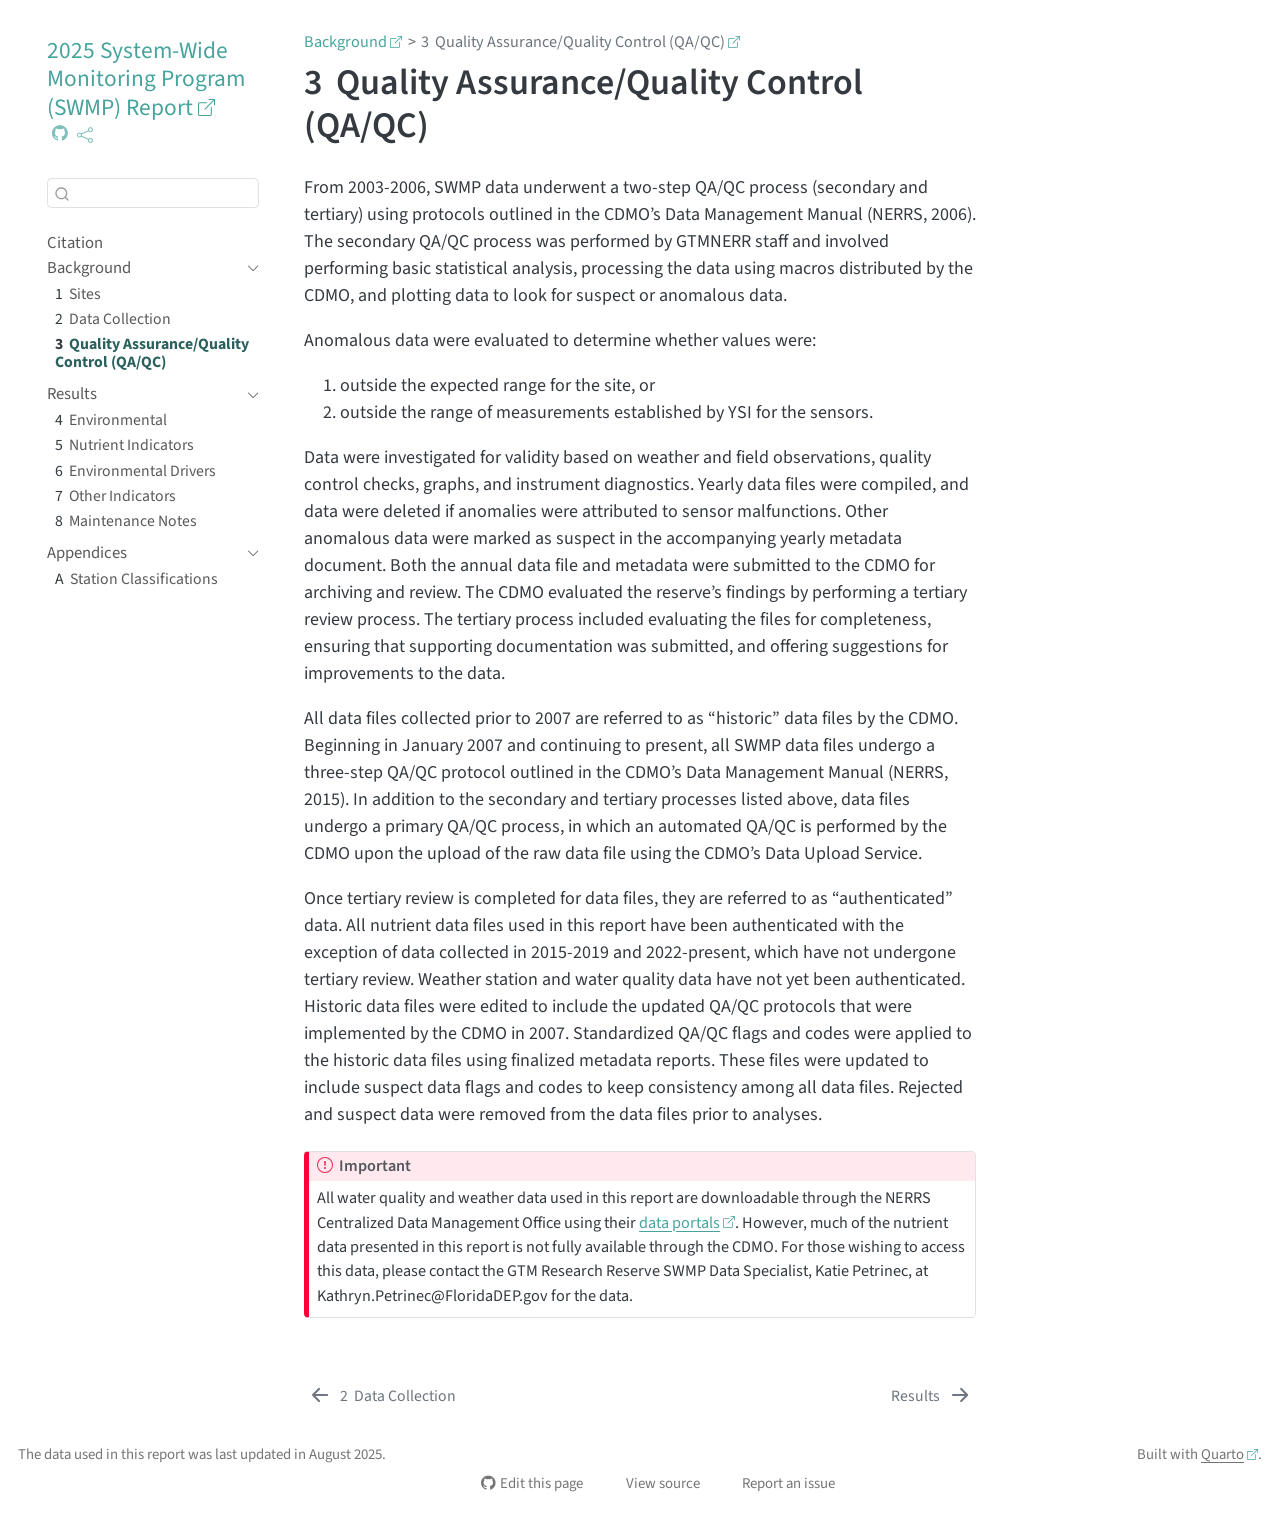
<file: docs/text/qaqc.html>
<!DOCTYPE html>
<html xmlns="http://www.w3.org/1999/xhtml" lang="en" xml:lang="en"><head>

<meta charset="utf-8">
<meta name="generator" content="quarto-1.5.57">

<meta name="viewport" content="width=device-width, initial-scale=1.0, user-scalable=yes">


<title>3&nbsp; Quality Assurance/Quality Control (QA/QC) – 2025 Q1-Q2 System-Wide Monitoring Program (SWMP) Report</title>
<style>
code{white-space: pre-wrap;}
span.smallcaps{font-variant: small-caps;}
div.columns{display: flex; gap: min(4vw, 1.5em);}
div.column{flex: auto; overflow-x: auto;}
div.hanging-indent{margin-left: 1.5em; text-indent: -1.5em;}
ul.task-list{list-style: none;}
ul.task-list li input[type="checkbox"] {
  width: 0.8em;
  margin: 0 0.8em 0.2em -1em; /* quarto-specific, see https://github.com/quarto-dev/quarto-cli/issues/4556 */ 
  vertical-align: middle;
}
</style>


<script src="../site_libs/quarto-nav/quarto-nav.js"></script>
<script src="../site_libs/quarto-nav/headroom.min.js"></script>
<script src="../site_libs/clipboard/clipboard.min.js"></script>
<script src="../site_libs/quarto-search/autocomplete.umd.js"></script>
<script src="../site_libs/quarto-search/fuse.min.js"></script>
<script src="../site_libs/quarto-search/quarto-search.js"></script>
<meta name="quarto:offset" content="../">
<link href="../text/results.html" rel="next">
<link href="../text/collection.html" rel="prev">
<link href="../images/friends-logo.png" rel="icon" type="image/png">
<script src="../site_libs/quarto-html/quarto.js"></script>
<script src="../site_libs/quarto-html/popper.min.js"></script>
<script src="../site_libs/quarto-html/tippy.umd.min.js"></script>
<script src="../site_libs/quarto-html/anchor.min.js"></script>
<link href="../site_libs/quarto-html/tippy.css" rel="stylesheet">
<link href="../site_libs/quarto-html/quarto-syntax-highlighting.css" rel="stylesheet" id="quarto-text-highlighting-styles">
<script src="../site_libs/bootstrap/bootstrap.min.js"></script>
<link href="../site_libs/bootstrap/bootstrap-icons.css" rel="stylesheet">
<link href="../site_libs/bootstrap/bootstrap.min.css" rel="stylesheet" id="quarto-bootstrap" data-mode="light">
<script id="quarto-search-options" type="application/json">{
  "location": "sidebar",
  "copy-button": false,
  "collapse-after": 3,
  "panel-placement": "start",
  "type": "textbox",
  "limit": 50,
  "keyboard-shortcut": [
    "f",
    "/",
    "s"
  ],
  "show-item-context": false,
  "language": {
    "search-no-results-text": "No results",
    "search-matching-documents-text": "matching documents",
    "search-copy-link-title": "Copy link to search",
    "search-hide-matches-text": "Hide additional matches",
    "search-more-match-text": "more match in this document",
    "search-more-matches-text": "more matches in this document",
    "search-clear-button-title": "Clear",
    "search-text-placeholder": "",
    "search-detached-cancel-button-title": "Cancel",
    "search-submit-button-title": "Submit",
    "search-label": "Search"
  }
}</script>


</head>

<body class="nav-sidebar floating">

<div id="quarto-search-results"></div>
  <header id="quarto-header" class="headroom fixed-top">
  <nav class="quarto-secondary-nav">
    <div class="container-fluid d-flex">
      <button type="button" class="quarto-btn-toggle btn" data-bs-toggle="collapse" role="button" data-bs-target=".quarto-sidebar-collapse-item" aria-controls="quarto-sidebar" aria-expanded="false" aria-label="Toggle sidebar navigation" onclick="if (window.quartoToggleHeadroom) { window.quartoToggleHeadroom(); }">
        <i class="bi bi-layout-text-sidebar-reverse"></i>
      </button>
        <nav class="quarto-page-breadcrumbs" aria-label="breadcrumb"><ol class="breadcrumb"><li class="breadcrumb-item"><a href="../text/background.html">Background</a></li><li class="breadcrumb-item"><a href="../text/qaqc.html"><span class="chapter-number">3</span>&nbsp; <span class="chapter-title">Quality Assurance/Quality Control (QA/QC)</span></a></li></ol></nav>
        <a class="flex-grow-1" role="navigation" data-bs-toggle="collapse" data-bs-target=".quarto-sidebar-collapse-item" aria-controls="quarto-sidebar" aria-expanded="false" aria-label="Toggle sidebar navigation" onclick="if (window.quartoToggleHeadroom) { window.quartoToggleHeadroom(); }">      
        </a>
      <button type="button" class="btn quarto-search-button" aria-label="Search" onclick="window.quartoOpenSearch();">
        <i class="bi bi-search"></i>
      </button>
    </div>
  </nav>
</header>
<!-- content -->
<div id="quarto-content" class="quarto-container page-columns page-rows-contents page-layout-article">
<!-- sidebar -->
  <nav id="quarto-sidebar" class="sidebar collapse collapse-horizontal quarto-sidebar-collapse-item sidebar-navigation floating overflow-auto">
    <div class="pt-lg-2 mt-2 text-left sidebar-header">
    <div class="sidebar-title mb-0 py-0">
      <a href="../">2025 System-Wide Monitoring Program (SWMP) Report</a> 
        <div class="sidebar-tools-main">
    <a href="https://github.com/GTMNERR/2025_Q1-Q2_SWMP_Report" title="Source Code" class="quarto-navigation-tool px-1" aria-label="Source Code"><i class="bi bi-github"></i></a>
    <div class="dropdown">
      <a href="" title="Share" id="quarto-navigation-tool-dropdown-0" class="quarto-navigation-tool dropdown-toggle px-1" data-bs-toggle="dropdown" aria-expanded="false" role="link" aria-label="Share"><i class="bi bi-share"></i></a>
      <ul class="dropdown-menu" aria-labelledby="quarto-navigation-tool-dropdown-0">
          <li>
            <a class="dropdown-item sidebar-tools-main-item" href="https://twitter.com/intent/tweet?url=|url|">
              <i class="bi bi-twitter pe-1"></i>
            Twitter
            </a>
          </li>
          <li>
            <a class="dropdown-item sidebar-tools-main-item" href="https://www.facebook.com/sharer/sharer.php?u=|url|">
              <i class="bi bi-facebook pe-1"></i>
            Facebook
            </a>
          </li>
      </ul>
    </div>
</div>
    </div>
      </div>
        <div class="mt-2 flex-shrink-0 align-items-center">
        <div class="sidebar-search">
        <div id="quarto-search" class="" title="Search"></div>
        </div>
        </div>
    <div class="sidebar-menu-container"> 
    <ul class="list-unstyled mt-1">
        <li class="sidebar-item">
  <div class="sidebar-item-container"> 
  <a href="../index.html" class="sidebar-item-text sidebar-link">
 <span class="menu-text">Citation</span></a>
  </div>
</li>
        <li class="sidebar-item sidebar-item-section">
      <div class="sidebar-item-container"> 
            <a href="../text/background.html" class="sidebar-item-text sidebar-link">
 <span class="menu-text">Background</span></a>
          <a class="sidebar-item-toggle text-start" data-bs-toggle="collapse" data-bs-target="#quarto-sidebar-section-1" role="navigation" aria-expanded="true" aria-label="Toggle section">
            <i class="bi bi-chevron-right ms-2"></i>
          </a> 
      </div>
      <ul id="quarto-sidebar-section-1" class="collapse list-unstyled sidebar-section depth1 show">  
          <li class="sidebar-item">
  <div class="sidebar-item-container"> 
  <a href="../text/sites.html" class="sidebar-item-text sidebar-link">
 <span class="menu-text"><span class="chapter-number">1</span>&nbsp; <span class="chapter-title">Sites</span></span></a>
  </div>
</li>
          <li class="sidebar-item">
  <div class="sidebar-item-container"> 
  <a href="../text/collection.html" class="sidebar-item-text sidebar-link">
 <span class="menu-text"><span class="chapter-number">2</span>&nbsp; <span class="chapter-title">Data Collection</span></span></a>
  </div>
</li>
          <li class="sidebar-item">
  <div class="sidebar-item-container"> 
  <a href="../text/qaqc.html" class="sidebar-item-text sidebar-link active">
 <span class="menu-text"><span class="chapter-number">3</span>&nbsp; <span class="chapter-title">Quality Assurance/Quality Control (QA/QC)</span></span></a>
  </div>
</li>
      </ul>
  </li>
        <li class="sidebar-item sidebar-item-section">
      <div class="sidebar-item-container"> 
            <a href="../text/results.html" class="sidebar-item-text sidebar-link">
 <span class="menu-text">Results</span></a>
          <a class="sidebar-item-toggle text-start" data-bs-toggle="collapse" data-bs-target="#quarto-sidebar-section-2" role="navigation" aria-expanded="true" aria-label="Toggle section">
            <i class="bi bi-chevron-right ms-2"></i>
          </a> 
      </div>
      <ul id="quarto-sidebar-section-2" class="collapse list-unstyled sidebar-section depth1 show">  
          <li class="sidebar-item">
  <div class="sidebar-item-container"> 
  <a href="../text/environmental.html" class="sidebar-item-text sidebar-link">
 <span class="menu-text"><span class="chapter-number">4</span>&nbsp; <span class="chapter-title">Environmental</span></span></a>
  </div>
</li>
          <li class="sidebar-item">
  <div class="sidebar-item-container"> 
  <a href="../text/nut-indicators.html" class="sidebar-item-text sidebar-link">
 <span class="menu-text"><span class="chapter-number">5</span>&nbsp; <span class="chapter-title">Nutrient Indicators</span></span></a>
  </div>
</li>
          <li class="sidebar-item">
  <div class="sidebar-item-container"> 
  <a href="../text/environmental-drivers.html" class="sidebar-item-text sidebar-link">
 <span class="menu-text"><span class="chapter-number">6</span>&nbsp; <span class="chapter-title">Environmental Drivers</span></span></a>
  </div>
</li>
          <li class="sidebar-item">
  <div class="sidebar-item-container"> 
  <a href="../text/misc-bac.html" class="sidebar-item-text sidebar-link">
 <span class="menu-text"><span class="chapter-number">7</span>&nbsp; <span class="chapter-title">Other Indicators</span></span></a>
  </div>
</li>
          <li class="sidebar-item">
  <div class="sidebar-item-container"> 
  <a href="../text/maintenance.html" class="sidebar-item-text sidebar-link">
 <span class="menu-text"><span class="chapter-number">8</span>&nbsp; <span class="chapter-title">Maintenance Notes</span></span></a>
  </div>
</li>
      </ul>
  </li>
        <li class="sidebar-item sidebar-item-section">
      <div class="sidebar-item-container"> 
            <a class="sidebar-item-text sidebar-link text-start" data-bs-toggle="collapse" data-bs-target="#quarto-sidebar-section-3" role="navigation" aria-expanded="true">
 <span class="menu-text">Appendices</span></a>
          <a class="sidebar-item-toggle text-start" data-bs-toggle="collapse" data-bs-target="#quarto-sidebar-section-3" role="navigation" aria-expanded="true" aria-label="Toggle section">
            <i class="bi bi-chevron-right ms-2"></i>
          </a> 
      </div>
      <ul id="quarto-sidebar-section-3" class="collapse list-unstyled sidebar-section depth1 show">  
          <li class="sidebar-item">
  <div class="sidebar-item-container"> 
  <a href="../text/a1-cmecs.html" class="sidebar-item-text sidebar-link">
 <span class="menu-text"><span class="chapter-number">A</span>&nbsp; <span class="chapter-title">Station Classifications</span></span></a>
  </div>
</li>
      </ul>
  </li>
    </ul>
    </div>
</nav>
<div id="quarto-sidebar-glass" class="quarto-sidebar-collapse-item" data-bs-toggle="collapse" data-bs-target=".quarto-sidebar-collapse-item"></div>
<!-- margin-sidebar -->
    <div id="quarto-margin-sidebar" class="sidebar margin-sidebar zindex-bottom">
        
    </div>
<!-- main -->
<main class="content" id="quarto-document-content">

<header id="title-block-header" class="quarto-title-block default"><nav class="quarto-page-breadcrumbs quarto-title-breadcrumbs d-none d-lg-block" aria-label="breadcrumb"><ol class="breadcrumb"><li class="breadcrumb-item"><a href="../text/background.html">Background</a></li><li class="breadcrumb-item"><a href="../text/qaqc.html"><span class="chapter-number">3</span>&nbsp; <span class="chapter-title">Quality Assurance/Quality Control (QA/QC)</span></a></li></ol></nav>
<div class="quarto-title">
<h1 class="title"><span class="chapter-number">3</span>&nbsp; <span class="chapter-title">Quality Assurance/Quality Control (QA/QC)</span></h1>
</div>



<div class="quarto-title-meta">

    
  
    
  </div>
  


</header>


<p>From 2003-2006, SWMP data underwent a two-step QA/QC process (secondary and tertiary) using protocols outlined in the CDMO’s Data Management Manual (NERRS, 2006). The secondary QA/QC process was performed by GTMNERR staff and involved performing basic statistical analysis, processing the data using macros distributed by the CDMO, and plotting data to look for suspect or anomalous data.</p>
<p>Anomalous data were evaluated to determine whether values were:</p>
<ol type="1">
<li>outside the expected range for the site, or</li>
<li>outside the range of measurements established by YSI for the sensors.</li>
</ol>
<p>Data were investigated for validity based on weather and field observations, quality control checks, graphs, and instrument diagnostics. Yearly data files were compiled, and data were deleted if anomalies were attributed to sensor malfunctions. Other anomalous data were marked as suspect in the accompanying yearly metadata document. Both the annual data file and metadata were submitted to the CDMO for archiving and review. The CDMO evaluated the reserve’s findings by performing a tertiary review process. The tertiary process included evaluating the files for completeness, ensuring that supporting documentation was submitted, and offering suggestions for improvements to the data.</p>
<p>All data files collected prior to 2007 are referred to as “historic” data files by the CDMO. Beginning in January 2007 and continuing to present, all SWMP data files undergo a three-step QA/QC protocol outlined in the CDMO’s Data Management Manual (NERRS, 2015). In addition to the secondary and tertiary processes listed above, data files undergo a primary QA/QC process, in which an automated QA/QC is performed by the CDMO upon the upload of the raw data file using the CDMO’s Data Upload Service.</p>
<p>Once tertiary review is completed for data files, they are referred to as “authenticated” data. All nutrient data files used in this report have been authenticated with the exception of data collected in 2015-2019 and 2022-present, which have not undergone tertiary review. Weather station and water quality data have not yet been authenticated. Historic data files were edited to include the updated QA/QC protocols that were implemented by the CDMO in 2007. Standardized QA/QC flags and codes were applied to the historic data files using finalized metadata reports. These files were updated to include suspect data flags and codes to keep consistency among all data files. Rejected and suspect data were removed from the data files prior to analyses.</p>
<div class="callout callout-style-default callout-important callout-titled">
<div class="callout-header d-flex align-content-center">
<div class="callout-icon-container">
<i class="callout-icon"></i>
</div>
<div class="callout-title-container flex-fill">
Important
</div>
</div>
<div class="callout-body-container callout-body">
<p>All water quality and weather data used in this report are downloadable through the NERRS Centralized Data Management Office using their <a href="http://cdmo.baruch.sc.edu/get/landing.cfm">data portals</a>. However, much of the nutrient data presented in this report is not fully available through the CDMO. For those wishing to access this data, please contact the GTM Research Reserve SWMP Data Specialist, Katie Petrinec, at Kathryn.Petrinec@FloridaDEP.gov for the data.</p>
</div>
</div>



</main> <!-- /main -->
<script id="quarto-html-after-body" type="application/javascript">
window.document.addEventListener("DOMContentLoaded", function (event) {
  const toggleBodyColorMode = (bsSheetEl) => {
    const mode = bsSheetEl.getAttribute("data-mode");
    const bodyEl = window.document.querySelector("body");
    if (mode === "dark") {
      bodyEl.classList.add("quarto-dark");
      bodyEl.classList.remove("quarto-light");
    } else {
      bodyEl.classList.add("quarto-light");
      bodyEl.classList.remove("quarto-dark");
    }
  }
  const toggleBodyColorPrimary = () => {
    const bsSheetEl = window.document.querySelector("link#quarto-bootstrap");
    if (bsSheetEl) {
      toggleBodyColorMode(bsSheetEl);
    }
  }
  toggleBodyColorPrimary();  
  const icon = "";
  const anchorJS = new window.AnchorJS();
  anchorJS.options = {
    placement: 'right',
    icon: icon
  };
  anchorJS.add('.anchored');
  const isCodeAnnotation = (el) => {
    for (const clz of el.classList) {
      if (clz.startsWith('code-annotation-')) {                     
        return true;
      }
    }
    return false;
  }
  const onCopySuccess = function(e) {
    // button target
    const button = e.trigger;
    // don't keep focus
    button.blur();
    // flash "checked"
    button.classList.add('code-copy-button-checked');
    var currentTitle = button.getAttribute("title");
    button.setAttribute("title", "Copied!");
    let tooltip;
    if (window.bootstrap) {
      button.setAttribute("data-bs-toggle", "tooltip");
      button.setAttribute("data-bs-placement", "left");
      button.setAttribute("data-bs-title", "Copied!");
      tooltip = new bootstrap.Tooltip(button, 
        { trigger: "manual", 
          customClass: "code-copy-button-tooltip",
          offset: [0, -8]});
      tooltip.show();    
    }
    setTimeout(function() {
      if (tooltip) {
        tooltip.hide();
        button.removeAttribute("data-bs-title");
        button.removeAttribute("data-bs-toggle");
        button.removeAttribute("data-bs-placement");
      }
      button.setAttribute("title", currentTitle);
      button.classList.remove('code-copy-button-checked');
    }, 1000);
    // clear code selection
    e.clearSelection();
  }
  const getTextToCopy = function(trigger) {
      const codeEl = trigger.previousElementSibling.cloneNode(true);
      for (const childEl of codeEl.children) {
        if (isCodeAnnotation(childEl)) {
          childEl.remove();
        }
      }
      return codeEl.innerText;
  }
  const clipboard = new window.ClipboardJS('.code-copy-button:not([data-in-quarto-modal])', {
    text: getTextToCopy
  });
  clipboard.on('success', onCopySuccess);
  if (window.document.getElementById('quarto-embedded-source-code-modal')) {
    // For code content inside modals, clipBoardJS needs to be initialized with a container option
    // TODO: Check when it could be a function (https://github.com/zenorocha/clipboard.js/issues/860)
    const clipboardModal = new window.ClipboardJS('.code-copy-button[data-in-quarto-modal]', {
      text: getTextToCopy,
      container: window.document.getElementById('quarto-embedded-source-code-modal')
    });
    clipboardModal.on('success', onCopySuccess);
  }
    var localhostRegex = new RegExp(/^(?:http|https):\/\/localhost\:?[0-9]*\//);
    var mailtoRegex = new RegExp(/^mailto:/);
      var filterRegex = new RegExp("https:\/\/GTMNERR\.github\.io\/swmp-quarter-report");
    var isInternal = (href) => {
        return filterRegex.test(href) || localhostRegex.test(href) || mailtoRegex.test(href);
    }
    // Inspect non-navigation links and adorn them if external
 	var links = window.document.querySelectorAll('a[href]:not(.nav-link):not(.navbar-brand):not(.toc-action):not(.sidebar-link):not(.sidebar-item-toggle):not(.pagination-link):not(.no-external):not([aria-hidden]):not(.dropdown-item):not(.quarto-navigation-tool):not(.about-link)');
    for (var i=0; i<links.length; i++) {
      const link = links[i];
      if (!isInternal(link.href)) {
        // undo the damage that might have been done by quarto-nav.js in the case of
        // links that we want to consider external
        if (link.dataset.originalHref !== undefined) {
          link.href = link.dataset.originalHref;
        }
          // target, if specified
          link.setAttribute("target", "_blank");
          if (link.getAttribute("rel") === null) {
            link.setAttribute("rel", "noopener");
          }
          // default icon
          link.classList.add("external");
      }
    }
  function tippyHover(el, contentFn, onTriggerFn, onUntriggerFn) {
    const config = {
      allowHTML: true,
      maxWidth: 500,
      delay: 100,
      arrow: false,
      appendTo: function(el) {
          return el.parentElement;
      },
      interactive: true,
      interactiveBorder: 10,
      theme: 'quarto',
      placement: 'bottom-start',
    };
    if (contentFn) {
      config.content = contentFn;
    }
    if (onTriggerFn) {
      config.onTrigger = onTriggerFn;
    }
    if (onUntriggerFn) {
      config.onUntrigger = onUntriggerFn;
    }
    window.tippy(el, config); 
  }
  const noterefs = window.document.querySelectorAll('a[role="doc-noteref"]');
  for (var i=0; i<noterefs.length; i++) {
    const ref = noterefs[i];
    tippyHover(ref, function() {
      // use id or data attribute instead here
      let href = ref.getAttribute('data-footnote-href') || ref.getAttribute('href');
      try { href = new URL(href).hash; } catch {}
      const id = href.replace(/^#\/?/, "");
      const note = window.document.getElementById(id);
      if (note) {
        return note.innerHTML;
      } else {
        return "";
      }
    });
  }
  const xrefs = window.document.querySelectorAll('a.quarto-xref');
  const processXRef = (id, note) => {
    // Strip column container classes
    const stripColumnClz = (el) => {
      el.classList.remove("page-full", "page-columns");
      if (el.children) {
        for (const child of el.children) {
          stripColumnClz(child);
        }
      }
    }
    stripColumnClz(note)
    if (id === null || id.startsWith('sec-')) {
      // Special case sections, only their first couple elements
      const container = document.createElement("div");
      if (note.children && note.children.length > 2) {
        container.appendChild(note.children[0].cloneNode(true));
        for (let i = 1; i < note.children.length; i++) {
          const child = note.children[i];
          if (child.tagName === "P" && child.innerText === "") {
            continue;
          } else {
            container.appendChild(child.cloneNode(true));
            break;
          }
        }
        if (window.Quarto?.typesetMath) {
          window.Quarto.typesetMath(container);
        }
        return container.innerHTML
      } else {
        if (window.Quarto?.typesetMath) {
          window.Quarto.typesetMath(note);
        }
        return note.innerHTML;
      }
    } else {
      // Remove any anchor links if they are present
      const anchorLink = note.querySelector('a.anchorjs-link');
      if (anchorLink) {
        anchorLink.remove();
      }
      if (window.Quarto?.typesetMath) {
        window.Quarto.typesetMath(note);
      }
      // TODO in 1.5, we should make sure this works without a callout special case
      if (note.classList.contains("callout")) {
        return note.outerHTML;
      } else {
        return note.innerHTML;
      }
    }
  }
  for (var i=0; i<xrefs.length; i++) {
    const xref = xrefs[i];
    tippyHover(xref, undefined, function(instance) {
      instance.disable();
      let url = xref.getAttribute('href');
      let hash = undefined; 
      if (url.startsWith('#')) {
        hash = url;
      } else {
        try { hash = new URL(url).hash; } catch {}
      }
      if (hash) {
        const id = hash.replace(/^#\/?/, "");
        const note = window.document.getElementById(id);
        if (note !== null) {
          try {
            const html = processXRef(id, note.cloneNode(true));
            instance.setContent(html);
          } finally {
            instance.enable();
            instance.show();
          }
        } else {
          // See if we can fetch this
          fetch(url.split('#')[0])
          .then(res => res.text())
          .then(html => {
            const parser = new DOMParser();
            const htmlDoc = parser.parseFromString(html, "text/html");
            const note = htmlDoc.getElementById(id);
            if (note !== null) {
              const html = processXRef(id, note);
              instance.setContent(html);
            } 
          }).finally(() => {
            instance.enable();
            instance.show();
          });
        }
      } else {
        // See if we can fetch a full url (with no hash to target)
        // This is a special case and we should probably do some content thinning / targeting
        fetch(url)
        .then(res => res.text())
        .then(html => {
          const parser = new DOMParser();
          const htmlDoc = parser.parseFromString(html, "text/html");
          const note = htmlDoc.querySelector('main.content');
          if (note !== null) {
            // This should only happen for chapter cross references
            // (since there is no id in the URL)
            // remove the first header
            if (note.children.length > 0 && note.children[0].tagName === "HEADER") {
              note.children[0].remove();
            }
            const html = processXRef(null, note);
            instance.setContent(html);
          } 
        }).finally(() => {
          instance.enable();
          instance.show();
        });
      }
    }, function(instance) {
    });
  }
      let selectedAnnoteEl;
      const selectorForAnnotation = ( cell, annotation) => {
        let cellAttr = 'data-code-cell="' + cell + '"';
        let lineAttr = 'data-code-annotation="' +  annotation + '"';
        const selector = 'span[' + cellAttr + '][' + lineAttr + ']';
        return selector;
      }
      const selectCodeLines = (annoteEl) => {
        const doc = window.document;
        const targetCell = annoteEl.getAttribute("data-target-cell");
        const targetAnnotation = annoteEl.getAttribute("data-target-annotation");
        const annoteSpan = window.document.querySelector(selectorForAnnotation(targetCell, targetAnnotation));
        const lines = annoteSpan.getAttribute("data-code-lines").split(",");
        const lineIds = lines.map((line) => {
          return targetCell + "-" + line;
        })
        let top = null;
        let height = null;
        let parent = null;
        if (lineIds.length > 0) {
            //compute the position of the single el (top and bottom and make a div)
            const el = window.document.getElementById(lineIds[0]);
            top = el.offsetTop;
            height = el.offsetHeight;
            parent = el.parentElement.parentElement;
          if (lineIds.length > 1) {
            const lastEl = window.document.getElementById(lineIds[lineIds.length - 1]);
            const bottom = lastEl.offsetTop + lastEl.offsetHeight;
            height = bottom - top;
          }
          if (top !== null && height !== null && parent !== null) {
            // cook up a div (if necessary) and position it 
            let div = window.document.getElementById("code-annotation-line-highlight");
            if (div === null) {
              div = window.document.createElement("div");
              div.setAttribute("id", "code-annotation-line-highlight");
              div.style.position = 'absolute';
              parent.appendChild(div);
            }
            div.style.top = top - 2 + "px";
            div.style.height = height + 4 + "px";
            div.style.left = 0;
            let gutterDiv = window.document.getElementById("code-annotation-line-highlight-gutter");
            if (gutterDiv === null) {
              gutterDiv = window.document.createElement("div");
              gutterDiv.setAttribute("id", "code-annotation-line-highlight-gutter");
              gutterDiv.style.position = 'absolute';
              const codeCell = window.document.getElementById(targetCell);
              const gutter = codeCell.querySelector('.code-annotation-gutter');
              gutter.appendChild(gutterDiv);
            }
            gutterDiv.style.top = top - 2 + "px";
            gutterDiv.style.height = height + 4 + "px";
          }
          selectedAnnoteEl = annoteEl;
        }
      };
      const unselectCodeLines = () => {
        const elementsIds = ["code-annotation-line-highlight", "code-annotation-line-highlight-gutter"];
        elementsIds.forEach((elId) => {
          const div = window.document.getElementById(elId);
          if (div) {
            div.remove();
          }
        });
        selectedAnnoteEl = undefined;
      };
        // Handle positioning of the toggle
    window.addEventListener(
      "resize",
      throttle(() => {
        elRect = undefined;
        if (selectedAnnoteEl) {
          selectCodeLines(selectedAnnoteEl);
        }
      }, 10)
    );
    function throttle(fn, ms) {
    let throttle = false;
    let timer;
      return (...args) => {
        if(!throttle) { // first call gets through
            fn.apply(this, args);
            throttle = true;
        } else { // all the others get throttled
            if(timer) clearTimeout(timer); // cancel #2
            timer = setTimeout(() => {
              fn.apply(this, args);
              timer = throttle = false;
            }, ms);
        }
      };
    }
      // Attach click handler to the DT
      const annoteDls = window.document.querySelectorAll('dt[data-target-cell]');
      for (const annoteDlNode of annoteDls) {
        annoteDlNode.addEventListener('click', (event) => {
          const clickedEl = event.target;
          if (clickedEl !== selectedAnnoteEl) {
            unselectCodeLines();
            const activeEl = window.document.querySelector('dt[data-target-cell].code-annotation-active');
            if (activeEl) {
              activeEl.classList.remove('code-annotation-active');
            }
            selectCodeLines(clickedEl);
            clickedEl.classList.add('code-annotation-active');
          } else {
            // Unselect the line
            unselectCodeLines();
            clickedEl.classList.remove('code-annotation-active');
          }
        });
      }
  const findCites = (el) => {
    const parentEl = el.parentElement;
    if (parentEl) {
      const cites = parentEl.dataset.cites;
      if (cites) {
        return {
          el,
          cites: cites.split(' ')
        };
      } else {
        return findCites(el.parentElement)
      }
    } else {
      return undefined;
    }
  };
  var bibliorefs = window.document.querySelectorAll('a[role="doc-biblioref"]');
  for (var i=0; i<bibliorefs.length; i++) {
    const ref = bibliorefs[i];
    const citeInfo = findCites(ref);
    if (citeInfo) {
      tippyHover(citeInfo.el, function() {
        var popup = window.document.createElement('div');
        citeInfo.cites.forEach(function(cite) {
          var citeDiv = window.document.createElement('div');
          citeDiv.classList.add('hanging-indent');
          citeDiv.classList.add('csl-entry');
          var biblioDiv = window.document.getElementById('ref-' + cite);
          if (biblioDiv) {
            citeDiv.innerHTML = biblioDiv.innerHTML;
          }
          popup.appendChild(citeDiv);
        });
        return popup.innerHTML;
      });
    }
  }
});
</script>
<nav class="page-navigation">
  <div class="nav-page nav-page-previous">
      <a href="../text/collection.html" class="pagination-link" aria-label="Data Collection">
        <i class="bi bi-arrow-left-short"></i> <span class="nav-page-text"><span class="chapter-number">2</span>&nbsp; <span class="chapter-title">Data Collection</span></span>
      </a>          
  </div>
  <div class="nav-page nav-page-next">
      <a href="../text/results.html" class="pagination-link" aria-label="Results">
        <span class="nav-page-text">Results</span> <i class="bi bi-arrow-right-short"></i>
      </a>
  </div>
</nav>
</div> <!-- /content -->
<footer class="footer">
  <div class="nav-footer">
    <div class="nav-footer-left">
<p>The data used in this report was last updated in August 2025.</p>
</div>   
    <div class="nav-footer-center">
      &nbsp;
    <div class="toc-actions"><ul><li><a href="https://github.com/GTMNERR/2025_Q1-Q2_SWMP_Report/edit/main/text/qaqc.qmd" class="toc-action"><i class="bi bi-github"></i>Edit this page</a></li><li><a href="https://github.com/GTMNERR/swmp-quarter-report/blob/main/text/qaqc.qmd" class="toc-action"><i class="bi empty"></i>View source</a></li><li><a href="https://github.com/GTMNERR/swmp-quarter-report/issues/new" class="toc-action"><i class="bi empty"></i>Report an issue</a></li></ul></div></div>
    <div class="nav-footer-right">
<p>Built with <a href="https://quarto.org/">Quarto</a>.</p>
</div>
  </div>
</footer>




</body></html>
</file>
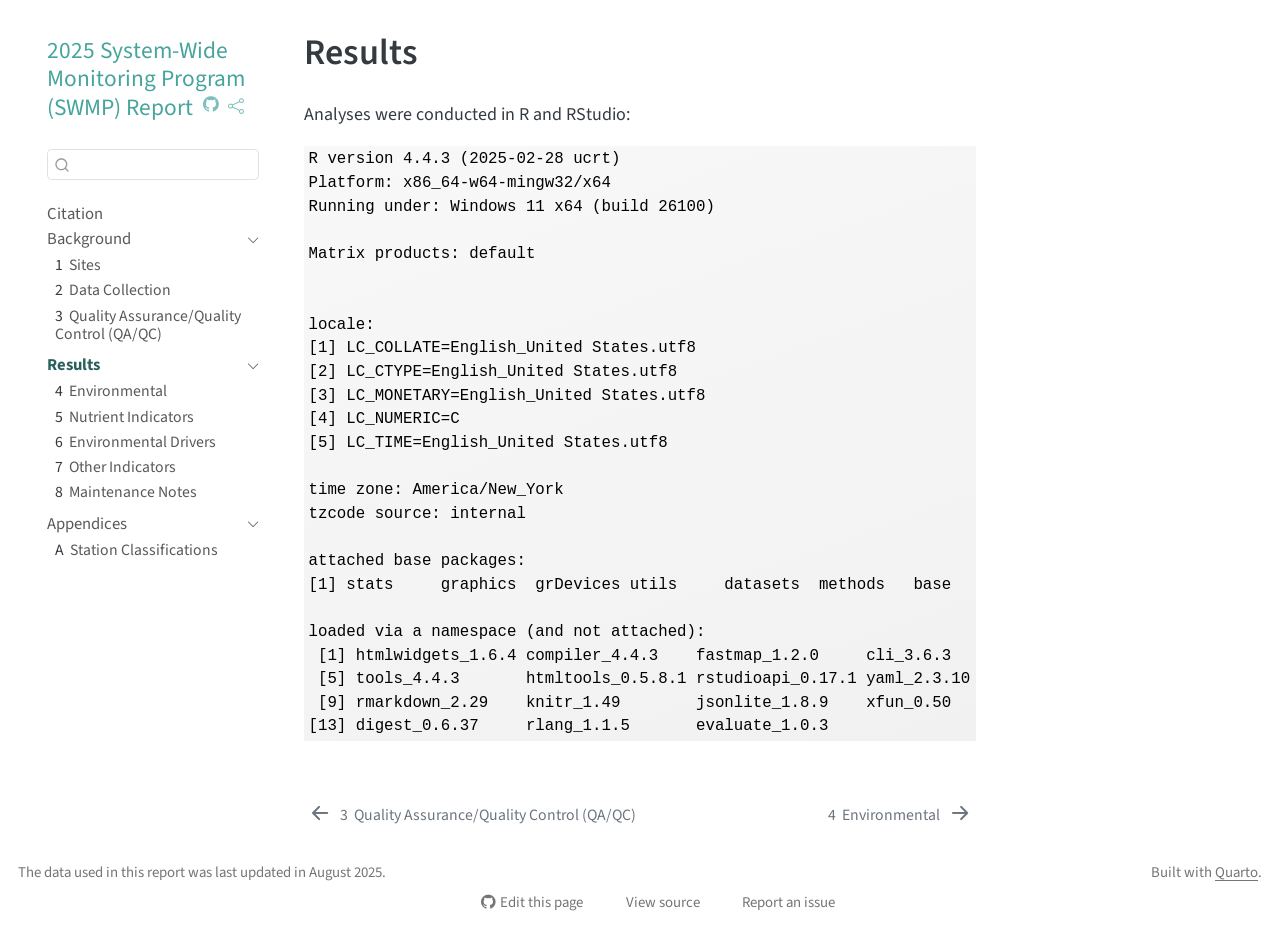
<file: docs/text/results.html>
<!DOCTYPE html>
<html xmlns="http://www.w3.org/1999/xhtml" lang="en" xml:lang="en"><head>

<meta charset="utf-8">
<meta name="generator" content="quarto-1.5.57">

<meta name="viewport" content="width=device-width, initial-scale=1.0, user-scalable=yes">


<title>Results – 2025 Q1-Q2 System-Wide Monitoring Program (SWMP) Report</title>
<style>
code{white-space: pre-wrap;}
span.smallcaps{font-variant: small-caps;}
div.columns{display: flex; gap: min(4vw, 1.5em);}
div.column{flex: auto; overflow-x: auto;}
div.hanging-indent{margin-left: 1.5em; text-indent: -1.5em;}
ul.task-list{list-style: none;}
ul.task-list li input[type="checkbox"] {
  width: 0.8em;
  margin: 0 0.8em 0.2em -1em; /* quarto-specific, see https://github.com/quarto-dev/quarto-cli/issues/4556 */ 
  vertical-align: middle;
}
</style>


<script src="../site_libs/quarto-nav/quarto-nav.js"></script>
<script src="../site_libs/quarto-nav/headroom.min.js"></script>
<script src="../site_libs/clipboard/clipboard.min.js"></script>
<script src="../site_libs/quarto-search/autocomplete.umd.js"></script>
<script src="../site_libs/quarto-search/fuse.min.js"></script>
<script src="../site_libs/quarto-search/quarto-search.js"></script>
<meta name="quarto:offset" content="../">
<link href="../text/environmental.html" rel="next">
<link href="../text/qaqc.html" rel="prev">
<link href="../images/friends-logo.png" rel="icon" type="image/png">
<script src="../site_libs/quarto-html/quarto.js"></script>
<script src="../site_libs/quarto-html/popper.min.js"></script>
<script src="../site_libs/quarto-html/tippy.umd.min.js"></script>
<script src="../site_libs/quarto-html/anchor.min.js"></script>
<link href="../site_libs/quarto-html/tippy.css" rel="stylesheet">
<link href="../site_libs/quarto-html/quarto-syntax-highlighting.css" rel="stylesheet" id="quarto-text-highlighting-styles">
<script src="../site_libs/bootstrap/bootstrap.min.js"></script>
<link href="../site_libs/bootstrap/bootstrap-icons.css" rel="stylesheet">
<link href="../site_libs/bootstrap/bootstrap.min.css" rel="stylesheet" id="quarto-bootstrap" data-mode="light">
<script id="quarto-search-options" type="application/json">{
  "location": "sidebar",
  "copy-button": false,
  "collapse-after": 3,
  "panel-placement": "start",
  "type": "textbox",
  "limit": 50,
  "keyboard-shortcut": [
    "f",
    "/",
    "s"
  ],
  "show-item-context": false,
  "language": {
    "search-no-results-text": "No results",
    "search-matching-documents-text": "matching documents",
    "search-copy-link-title": "Copy link to search",
    "search-hide-matches-text": "Hide additional matches",
    "search-more-match-text": "more match in this document",
    "search-more-matches-text": "more matches in this document",
    "search-clear-button-title": "Clear",
    "search-text-placeholder": "",
    "search-detached-cancel-button-title": "Cancel",
    "search-submit-button-title": "Submit",
    "search-label": "Search"
  }
}</script>


</head>

<body class="nav-sidebar floating">

<div id="quarto-search-results"></div>
  <header id="quarto-header" class="headroom fixed-top">
  <nav class="quarto-secondary-nav">
    <div class="container-fluid d-flex">
      <button type="button" class="quarto-btn-toggle btn" data-bs-toggle="collapse" role="button" data-bs-target=".quarto-sidebar-collapse-item" aria-controls="quarto-sidebar" aria-expanded="false" aria-label="Toggle sidebar navigation" onclick="if (window.quartoToggleHeadroom) { window.quartoToggleHeadroom(); }">
        <i class="bi bi-layout-text-sidebar-reverse"></i>
      </button>
        <nav class="quarto-page-breadcrumbs" aria-label="breadcrumb"><ol class="breadcrumb"><li class="breadcrumb-item"><a href="../text/results.html">Results</a></li></ol></nav>
        <a class="flex-grow-1" role="navigation" data-bs-toggle="collapse" data-bs-target=".quarto-sidebar-collapse-item" aria-controls="quarto-sidebar" aria-expanded="false" aria-label="Toggle sidebar navigation" onclick="if (window.quartoToggleHeadroom) { window.quartoToggleHeadroom(); }">      
        </a>
      <button type="button" class="btn quarto-search-button" aria-label="Search" onclick="window.quartoOpenSearch();">
        <i class="bi bi-search"></i>
      </button>
    </div>
  </nav>
</header>
<!-- content -->
<div id="quarto-content" class="quarto-container page-columns page-rows-contents page-layout-article">
<!-- sidebar -->
  <nav id="quarto-sidebar" class="sidebar collapse collapse-horizontal quarto-sidebar-collapse-item sidebar-navigation floating overflow-auto">
    <div class="pt-lg-2 mt-2 text-left sidebar-header">
    <div class="sidebar-title mb-0 py-0">
      <a href="../">2025 System-Wide Monitoring Program (SWMP) Report</a> 
        <div class="sidebar-tools-main">
    <a href="https://github.com/GTMNERR/2025_Q1-Q2_SWMP_Report" title="Source Code" class="quarto-navigation-tool px-1" aria-label="Source Code"><i class="bi bi-github"></i></a>
    <div class="dropdown">
      <a href="" title="Share" id="quarto-navigation-tool-dropdown-0" class="quarto-navigation-tool dropdown-toggle px-1" data-bs-toggle="dropdown" aria-expanded="false" role="link" aria-label="Share"><i class="bi bi-share"></i></a>
      <ul class="dropdown-menu" aria-labelledby="quarto-navigation-tool-dropdown-0">
          <li>
            <a class="dropdown-item sidebar-tools-main-item" href="https://twitter.com/intent/tweet?url=|url|">
              <i class="bi bi-twitter pe-1"></i>
            Twitter
            </a>
          </li>
          <li>
            <a class="dropdown-item sidebar-tools-main-item" href="https://www.facebook.com/sharer/sharer.php?u=|url|">
              <i class="bi bi-facebook pe-1"></i>
            Facebook
            </a>
          </li>
      </ul>
    </div>
</div>
    </div>
      </div>
        <div class="mt-2 flex-shrink-0 align-items-center">
        <div class="sidebar-search">
        <div id="quarto-search" class="" title="Search"></div>
        </div>
        </div>
    <div class="sidebar-menu-container"> 
    <ul class="list-unstyled mt-1">
        <li class="sidebar-item">
  <div class="sidebar-item-container"> 
  <a href="../index.html" class="sidebar-item-text sidebar-link">
 <span class="menu-text">Citation</span></a>
  </div>
</li>
        <li class="sidebar-item sidebar-item-section">
      <div class="sidebar-item-container"> 
            <a href="../text/background.html" class="sidebar-item-text sidebar-link">
 <span class="menu-text">Background</span></a>
          <a class="sidebar-item-toggle text-start" data-bs-toggle="collapse" data-bs-target="#quarto-sidebar-section-1" role="navigation" aria-expanded="true" aria-label="Toggle section">
            <i class="bi bi-chevron-right ms-2"></i>
          </a> 
      </div>
      <ul id="quarto-sidebar-section-1" class="collapse list-unstyled sidebar-section depth1 show">  
          <li class="sidebar-item">
  <div class="sidebar-item-container"> 
  <a href="../text/sites.html" class="sidebar-item-text sidebar-link">
 <span class="menu-text"><span class="chapter-number">1</span>&nbsp; <span class="chapter-title">Sites</span></span></a>
  </div>
</li>
          <li class="sidebar-item">
  <div class="sidebar-item-container"> 
  <a href="../text/collection.html" class="sidebar-item-text sidebar-link">
 <span class="menu-text"><span class="chapter-number">2</span>&nbsp; <span class="chapter-title">Data Collection</span></span></a>
  </div>
</li>
          <li class="sidebar-item">
  <div class="sidebar-item-container"> 
  <a href="../text/qaqc.html" class="sidebar-item-text sidebar-link">
 <span class="menu-text"><span class="chapter-number">3</span>&nbsp; <span class="chapter-title">Quality Assurance/Quality Control (QA/QC)</span></span></a>
  </div>
</li>
      </ul>
  </li>
        <li class="sidebar-item sidebar-item-section">
      <div class="sidebar-item-container"> 
            <a href="../text/results.html" class="sidebar-item-text sidebar-link active">
 <span class="menu-text">Results</span></a>
          <a class="sidebar-item-toggle text-start" data-bs-toggle="collapse" data-bs-target="#quarto-sidebar-section-2" role="navigation" aria-expanded="true" aria-label="Toggle section">
            <i class="bi bi-chevron-right ms-2"></i>
          </a> 
      </div>
      <ul id="quarto-sidebar-section-2" class="collapse list-unstyled sidebar-section depth1 show">  
          <li class="sidebar-item">
  <div class="sidebar-item-container"> 
  <a href="../text/environmental.html" class="sidebar-item-text sidebar-link">
 <span class="menu-text"><span class="chapter-number">4</span>&nbsp; <span class="chapter-title">Environmental</span></span></a>
  </div>
</li>
          <li class="sidebar-item">
  <div class="sidebar-item-container"> 
  <a href="../text/nut-indicators.html" class="sidebar-item-text sidebar-link">
 <span class="menu-text"><span class="chapter-number">5</span>&nbsp; <span class="chapter-title">Nutrient Indicators</span></span></a>
  </div>
</li>
          <li class="sidebar-item">
  <div class="sidebar-item-container"> 
  <a href="../text/environmental-drivers.html" class="sidebar-item-text sidebar-link">
 <span class="menu-text"><span class="chapter-number">6</span>&nbsp; <span class="chapter-title">Environmental Drivers</span></span></a>
  </div>
</li>
          <li class="sidebar-item">
  <div class="sidebar-item-container"> 
  <a href="../text/misc-bac.html" class="sidebar-item-text sidebar-link">
 <span class="menu-text"><span class="chapter-number">7</span>&nbsp; <span class="chapter-title">Other Indicators</span></span></a>
  </div>
</li>
          <li class="sidebar-item">
  <div class="sidebar-item-container"> 
  <a href="../text/maintenance.html" class="sidebar-item-text sidebar-link">
 <span class="menu-text"><span class="chapter-number">8</span>&nbsp; <span class="chapter-title">Maintenance Notes</span></span></a>
  </div>
</li>
      </ul>
  </li>
        <li class="sidebar-item sidebar-item-section">
      <div class="sidebar-item-container"> 
            <a class="sidebar-item-text sidebar-link text-start" data-bs-toggle="collapse" data-bs-target="#quarto-sidebar-section-3" role="navigation" aria-expanded="true">
 <span class="menu-text">Appendices</span></a>
          <a class="sidebar-item-toggle text-start" data-bs-toggle="collapse" data-bs-target="#quarto-sidebar-section-3" role="navigation" aria-expanded="true" aria-label="Toggle section">
            <i class="bi bi-chevron-right ms-2"></i>
          </a> 
      </div>
      <ul id="quarto-sidebar-section-3" class="collapse list-unstyled sidebar-section depth1 show">  
          <li class="sidebar-item">
  <div class="sidebar-item-container"> 
  <a href="../text/a1-cmecs.html" class="sidebar-item-text sidebar-link">
 <span class="menu-text"><span class="chapter-number">A</span>&nbsp; <span class="chapter-title">Station Classifications</span></span></a>
  </div>
</li>
      </ul>
  </li>
    </ul>
    </div>
</nav>
<div id="quarto-sidebar-glass" class="quarto-sidebar-collapse-item" data-bs-toggle="collapse" data-bs-target=".quarto-sidebar-collapse-item"></div>
<!-- margin-sidebar -->
    <div id="quarto-margin-sidebar" class="sidebar margin-sidebar zindex-bottom">
        
    </div>
<!-- main -->
<main class="content" id="quarto-document-content">

<header id="title-block-header" class="quarto-title-block default">
<div class="quarto-title">
<h1 class="title">Results</h1>
</div>



<div class="quarto-title-meta">

    
  
    
  </div>
  


</header>


<p>Analyses were conducted in R and RStudio:</p>
<div class="cell">
<div class="cell-output cell-output-stdout">
<pre><code>R version 4.4.3 (2025-02-28 ucrt)
Platform: x86_64-w64-mingw32/x64
Running under: Windows 11 x64 (build 26100)

Matrix products: default


locale:
[1] LC_COLLATE=English_United States.utf8 
[2] LC_CTYPE=English_United States.utf8   
[3] LC_MONETARY=English_United States.utf8
[4] LC_NUMERIC=C                          
[5] LC_TIME=English_United States.utf8    

time zone: America/New_York
tzcode source: internal

attached base packages:
[1] stats     graphics  grDevices utils     datasets  methods   base     

loaded via a namespace (and not attached):
 [1] htmlwidgets_1.6.4 compiler_4.4.3    fastmap_1.2.0     cli_3.6.3        
 [5] tools_4.4.3       htmltools_0.5.8.1 rstudioapi_0.17.1 yaml_2.3.10      
 [9] rmarkdown_2.29    knitr_1.49        jsonlite_1.8.9    xfun_0.50        
[13] digest_0.6.37     rlang_1.1.5       evaluate_1.0.3   </code></pre>
</div>
</div>



</main> <!-- /main -->
<script id="quarto-html-after-body" type="application/javascript">
window.document.addEventListener("DOMContentLoaded", function (event) {
  const toggleBodyColorMode = (bsSheetEl) => {
    const mode = bsSheetEl.getAttribute("data-mode");
    const bodyEl = window.document.querySelector("body");
    if (mode === "dark") {
      bodyEl.classList.add("quarto-dark");
      bodyEl.classList.remove("quarto-light");
    } else {
      bodyEl.classList.add("quarto-light");
      bodyEl.classList.remove("quarto-dark");
    }
  }
  const toggleBodyColorPrimary = () => {
    const bsSheetEl = window.document.querySelector("link#quarto-bootstrap");
    if (bsSheetEl) {
      toggleBodyColorMode(bsSheetEl);
    }
  }
  toggleBodyColorPrimary();  
  const icon = "";
  const anchorJS = new window.AnchorJS();
  anchorJS.options = {
    placement: 'right',
    icon: icon
  };
  anchorJS.add('.anchored');
  const isCodeAnnotation = (el) => {
    for (const clz of el.classList) {
      if (clz.startsWith('code-annotation-')) {                     
        return true;
      }
    }
    return false;
  }
  const onCopySuccess = function(e) {
    // button target
    const button = e.trigger;
    // don't keep focus
    button.blur();
    // flash "checked"
    button.classList.add('code-copy-button-checked');
    var currentTitle = button.getAttribute("title");
    button.setAttribute("title", "Copied!");
    let tooltip;
    if (window.bootstrap) {
      button.setAttribute("data-bs-toggle", "tooltip");
      button.setAttribute("data-bs-placement", "left");
      button.setAttribute("data-bs-title", "Copied!");
      tooltip = new bootstrap.Tooltip(button, 
        { trigger: "manual", 
          customClass: "code-copy-button-tooltip",
          offset: [0, -8]});
      tooltip.show();    
    }
    setTimeout(function() {
      if (tooltip) {
        tooltip.hide();
        button.removeAttribute("data-bs-title");
        button.removeAttribute("data-bs-toggle");
        button.removeAttribute("data-bs-placement");
      }
      button.setAttribute("title", currentTitle);
      button.classList.remove('code-copy-button-checked');
    }, 1000);
    // clear code selection
    e.clearSelection();
  }
  const getTextToCopy = function(trigger) {
      const codeEl = trigger.previousElementSibling.cloneNode(true);
      for (const childEl of codeEl.children) {
        if (isCodeAnnotation(childEl)) {
          childEl.remove();
        }
      }
      return codeEl.innerText;
  }
  const clipboard = new window.ClipboardJS('.code-copy-button:not([data-in-quarto-modal])', {
    text: getTextToCopy
  });
  clipboard.on('success', onCopySuccess);
  if (window.document.getElementById('quarto-embedded-source-code-modal')) {
    // For code content inside modals, clipBoardJS needs to be initialized with a container option
    // TODO: Check when it could be a function (https://github.com/zenorocha/clipboard.js/issues/860)
    const clipboardModal = new window.ClipboardJS('.code-copy-button[data-in-quarto-modal]', {
      text: getTextToCopy,
      container: window.document.getElementById('quarto-embedded-source-code-modal')
    });
    clipboardModal.on('success', onCopySuccess);
  }
    var localhostRegex = new RegExp(/^(?:http|https):\/\/localhost\:?[0-9]*\//);
    var mailtoRegex = new RegExp(/^mailto:/);
      var filterRegex = new RegExp("https:\/\/GTMNERR\.github\.io\/swmp-quarter-report");
    var isInternal = (href) => {
        return filterRegex.test(href) || localhostRegex.test(href) || mailtoRegex.test(href);
    }
    // Inspect non-navigation links and adorn them if external
 	var links = window.document.querySelectorAll('a[href]:not(.nav-link):not(.navbar-brand):not(.toc-action):not(.sidebar-link):not(.sidebar-item-toggle):not(.pagination-link):not(.no-external):not([aria-hidden]):not(.dropdown-item):not(.quarto-navigation-tool):not(.about-link)');
    for (var i=0; i<links.length; i++) {
      const link = links[i];
      if (!isInternal(link.href)) {
        // undo the damage that might have been done by quarto-nav.js in the case of
        // links that we want to consider external
        if (link.dataset.originalHref !== undefined) {
          link.href = link.dataset.originalHref;
        }
      }
    }
  function tippyHover(el, contentFn, onTriggerFn, onUntriggerFn) {
    const config = {
      allowHTML: true,
      maxWidth: 500,
      delay: 100,
      arrow: false,
      appendTo: function(el) {
          return el.parentElement;
      },
      interactive: true,
      interactiveBorder: 10,
      theme: 'quarto',
      placement: 'bottom-start',
    };
    if (contentFn) {
      config.content = contentFn;
    }
    if (onTriggerFn) {
      config.onTrigger = onTriggerFn;
    }
    if (onUntriggerFn) {
      config.onUntrigger = onUntriggerFn;
    }
    window.tippy(el, config); 
  }
  const noterefs = window.document.querySelectorAll('a[role="doc-noteref"]');
  for (var i=0; i<noterefs.length; i++) {
    const ref = noterefs[i];
    tippyHover(ref, function() {
      // use id or data attribute instead here
      let href = ref.getAttribute('data-footnote-href') || ref.getAttribute('href');
      try { href = new URL(href).hash; } catch {}
      const id = href.replace(/^#\/?/, "");
      const note = window.document.getElementById(id);
      if (note) {
        return note.innerHTML;
      } else {
        return "";
      }
    });
  }
  const xrefs = window.document.querySelectorAll('a.quarto-xref');
  const processXRef = (id, note) => {
    // Strip column container classes
    const stripColumnClz = (el) => {
      el.classList.remove("page-full", "page-columns");
      if (el.children) {
        for (const child of el.children) {
          stripColumnClz(child);
        }
      }
    }
    stripColumnClz(note)
    if (id === null || id.startsWith('sec-')) {
      // Special case sections, only their first couple elements
      const container = document.createElement("div");
      if (note.children && note.children.length > 2) {
        container.appendChild(note.children[0].cloneNode(true));
        for (let i = 1; i < note.children.length; i++) {
          const child = note.children[i];
          if (child.tagName === "P" && child.innerText === "") {
            continue;
          } else {
            container.appendChild(child.cloneNode(true));
            break;
          }
        }
        if (window.Quarto?.typesetMath) {
          window.Quarto.typesetMath(container);
        }
        return container.innerHTML
      } else {
        if (window.Quarto?.typesetMath) {
          window.Quarto.typesetMath(note);
        }
        return note.innerHTML;
      }
    } else {
      // Remove any anchor links if they are present
      const anchorLink = note.querySelector('a.anchorjs-link');
      if (anchorLink) {
        anchorLink.remove();
      }
      if (window.Quarto?.typesetMath) {
        window.Quarto.typesetMath(note);
      }
      // TODO in 1.5, we should make sure this works without a callout special case
      if (note.classList.contains("callout")) {
        return note.outerHTML;
      } else {
        return note.innerHTML;
      }
    }
  }
  for (var i=0; i<xrefs.length; i++) {
    const xref = xrefs[i];
    tippyHover(xref, undefined, function(instance) {
      instance.disable();
      let url = xref.getAttribute('href');
      let hash = undefined; 
      if (url.startsWith('#')) {
        hash = url;
      } else {
        try { hash = new URL(url).hash; } catch {}
      }
      if (hash) {
        const id = hash.replace(/^#\/?/, "");
        const note = window.document.getElementById(id);
        if (note !== null) {
          try {
            const html = processXRef(id, note.cloneNode(true));
            instance.setContent(html);
          } finally {
            instance.enable();
            instance.show();
          }
        } else {
          // See if we can fetch this
          fetch(url.split('#')[0])
          .then(res => res.text())
          .then(html => {
            const parser = new DOMParser();
            const htmlDoc = parser.parseFromString(html, "text/html");
            const note = htmlDoc.getElementById(id);
            if (note !== null) {
              const html = processXRef(id, note);
              instance.setContent(html);
            } 
          }).finally(() => {
            instance.enable();
            instance.show();
          });
        }
      } else {
        // See if we can fetch a full url (with no hash to target)
        // This is a special case and we should probably do some content thinning / targeting
        fetch(url)
        .then(res => res.text())
        .then(html => {
          const parser = new DOMParser();
          const htmlDoc = parser.parseFromString(html, "text/html");
          const note = htmlDoc.querySelector('main.content');
          if (note !== null) {
            // This should only happen for chapter cross references
            // (since there is no id in the URL)
            // remove the first header
            if (note.children.length > 0 && note.children[0].tagName === "HEADER") {
              note.children[0].remove();
            }
            const html = processXRef(null, note);
            instance.setContent(html);
          } 
        }).finally(() => {
          instance.enable();
          instance.show();
        });
      }
    }, function(instance) {
    });
  }
      let selectedAnnoteEl;
      const selectorForAnnotation = ( cell, annotation) => {
        let cellAttr = 'data-code-cell="' + cell + '"';
        let lineAttr = 'data-code-annotation="' +  annotation + '"';
        const selector = 'span[' + cellAttr + '][' + lineAttr + ']';
        return selector;
      }
      const selectCodeLines = (annoteEl) => {
        const doc = window.document;
        const targetCell = annoteEl.getAttribute("data-target-cell");
        const targetAnnotation = annoteEl.getAttribute("data-target-annotation");
        const annoteSpan = window.document.querySelector(selectorForAnnotation(targetCell, targetAnnotation));
        const lines = annoteSpan.getAttribute("data-code-lines").split(",");
        const lineIds = lines.map((line) => {
          return targetCell + "-" + line;
        })
        let top = null;
        let height = null;
        let parent = null;
        if (lineIds.length > 0) {
            //compute the position of the single el (top and bottom and make a div)
            const el = window.document.getElementById(lineIds[0]);
            top = el.offsetTop;
            height = el.offsetHeight;
            parent = el.parentElement.parentElement;
          if (lineIds.length > 1) {
            const lastEl = window.document.getElementById(lineIds[lineIds.length - 1]);
            const bottom = lastEl.offsetTop + lastEl.offsetHeight;
            height = bottom - top;
          }
          if (top !== null && height !== null && parent !== null) {
            // cook up a div (if necessary) and position it 
            let div = window.document.getElementById("code-annotation-line-highlight");
            if (div === null) {
              div = window.document.createElement("div");
              div.setAttribute("id", "code-annotation-line-highlight");
              div.style.position = 'absolute';
              parent.appendChild(div);
            }
            div.style.top = top - 2 + "px";
            div.style.height = height + 4 + "px";
            div.style.left = 0;
            let gutterDiv = window.document.getElementById("code-annotation-line-highlight-gutter");
            if (gutterDiv === null) {
              gutterDiv = window.document.createElement("div");
              gutterDiv.setAttribute("id", "code-annotation-line-highlight-gutter");
              gutterDiv.style.position = 'absolute';
              const codeCell = window.document.getElementById(targetCell);
              const gutter = codeCell.querySelector('.code-annotation-gutter');
              gutter.appendChild(gutterDiv);
            }
            gutterDiv.style.top = top - 2 + "px";
            gutterDiv.style.height = height + 4 + "px";
          }
          selectedAnnoteEl = annoteEl;
        }
      };
      const unselectCodeLines = () => {
        const elementsIds = ["code-annotation-line-highlight", "code-annotation-line-highlight-gutter"];
        elementsIds.forEach((elId) => {
          const div = window.document.getElementById(elId);
          if (div) {
            div.remove();
          }
        });
        selectedAnnoteEl = undefined;
      };
        // Handle positioning of the toggle
    window.addEventListener(
      "resize",
      throttle(() => {
        elRect = undefined;
        if (selectedAnnoteEl) {
          selectCodeLines(selectedAnnoteEl);
        }
      }, 10)
    );
    function throttle(fn, ms) {
    let throttle = false;
    let timer;
      return (...args) => {
        if(!throttle) { // first call gets through
            fn.apply(this, args);
            throttle = true;
        } else { // all the others get throttled
            if(timer) clearTimeout(timer); // cancel #2
            timer = setTimeout(() => {
              fn.apply(this, args);
              timer = throttle = false;
            }, ms);
        }
      };
    }
      // Attach click handler to the DT
      const annoteDls = window.document.querySelectorAll('dt[data-target-cell]');
      for (const annoteDlNode of annoteDls) {
        annoteDlNode.addEventListener('click', (event) => {
          const clickedEl = event.target;
          if (clickedEl !== selectedAnnoteEl) {
            unselectCodeLines();
            const activeEl = window.document.querySelector('dt[data-target-cell].code-annotation-active');
            if (activeEl) {
              activeEl.classList.remove('code-annotation-active');
            }
            selectCodeLines(clickedEl);
            clickedEl.classList.add('code-annotation-active');
          } else {
            // Unselect the line
            unselectCodeLines();
            clickedEl.classList.remove('code-annotation-active');
          }
        });
      }
  const findCites = (el) => {
    const parentEl = el.parentElement;
    if (parentEl) {
      const cites = parentEl.dataset.cites;
      if (cites) {
        return {
          el,
          cites: cites.split(' ')
        };
      } else {
        return findCites(el.parentElement)
      }
    } else {
      return undefined;
    }
  };
  var bibliorefs = window.document.querySelectorAll('a[role="doc-biblioref"]');
  for (var i=0; i<bibliorefs.length; i++) {
    const ref = bibliorefs[i];
    const citeInfo = findCites(ref);
    if (citeInfo) {
      tippyHover(citeInfo.el, function() {
        var popup = window.document.createElement('div');
        citeInfo.cites.forEach(function(cite) {
          var citeDiv = window.document.createElement('div');
          citeDiv.classList.add('hanging-indent');
          citeDiv.classList.add('csl-entry');
          var biblioDiv = window.document.getElementById('ref-' + cite);
          if (biblioDiv) {
            citeDiv.innerHTML = biblioDiv.innerHTML;
          }
          popup.appendChild(citeDiv);
        });
        return popup.innerHTML;
      });
    }
  }
});
</script>
<nav class="page-navigation">
  <div class="nav-page nav-page-previous">
      <a href="../text/qaqc.html" class="pagination-link" aria-label="Quality Assurance/Quality Control (QA/QC)">
        <i class="bi bi-arrow-left-short"></i> <span class="nav-page-text"><span class="chapter-number">3</span>&nbsp; <span class="chapter-title">Quality Assurance/Quality Control (QA/QC)</span></span>
      </a>          
  </div>
  <div class="nav-page nav-page-next">
      <a href="../text/environmental.html" class="pagination-link" aria-label="Environmental">
        <span class="nav-page-text"><span class="chapter-number">4</span>&nbsp; <span class="chapter-title">Environmental</span></span> <i class="bi bi-arrow-right-short"></i>
      </a>
  </div>
</nav>
</div> <!-- /content -->
<footer class="footer">
  <div class="nav-footer">
    <div class="nav-footer-left">
<p>The data used in this report was last updated in August 2025.</p>
</div>   
    <div class="nav-footer-center">
      &nbsp;
    <div class="toc-actions"><ul><li><a href="https://github.com/GTMNERR/2025_Q1-Q2_SWMP_Report/edit/main/text/results.qmd" class="toc-action"><i class="bi bi-github"></i>Edit this page</a></li><li><a href="https://github.com/GTMNERR/swmp-quarter-report/blob/main/text/results.qmd" class="toc-action"><i class="bi empty"></i>View source</a></li><li><a href="https://github.com/GTMNERR/swmp-quarter-report/issues/new" class="toc-action"><i class="bi empty"></i>Report an issue</a></li></ul></div></div>
    <div class="nav-footer-right">
<p>Built with <a href="https://quarto.org/">Quarto</a>.</p>
</div>
  </div>
</footer>




</body></html>
</file>
<file: docs/site_libs/quarto-html/tippy.css>
.tippy-box[data-animation=fade][data-state=hidden]{opacity:0}[data-tippy-root]{max-width:calc(100vw - 10px)}.tippy-box{position:relative;background-color:#333;color:#fff;border-radius:4px;font-size:14px;line-height:1.4;white-space:normal;outline:0;transition-property:transform,visibility,opacity}.tippy-box[data-placement^=top]>.tippy-arrow{bottom:0}.tippy-box[data-placement^=top]>.tippy-arrow:before{bottom:-7px;left:0;border-width:8px 8px 0;border-top-color:initial;transform-origin:center top}.tippy-box[data-placement^=bottom]>.tippy-arrow{top:0}.tippy-box[data-placement^=bottom]>.tippy-arrow:before{top:-7px;left:0;border-width:0 8px 8px;border-bottom-color:initial;transform-origin:center bottom}.tippy-box[data-placement^=left]>.tippy-arrow{right:0}.tippy-box[data-placement^=left]>.tippy-arrow:before{border-width:8px 0 8px 8px;border-left-color:initial;right:-7px;transform-origin:center left}.tippy-box[data-placement^=right]>.tippy-arrow{left:0}.tippy-box[data-placement^=right]>.tippy-arrow:before{left:-7px;border-width:8px 8px 8px 0;border-right-color:initial;transform-origin:center right}.tippy-box[data-inertia][data-state=visible]{transition-timing-function:cubic-bezier(.54,1.5,.38,1.11)}.tippy-arrow{width:16px;height:16px;color:#333}.tippy-arrow:before{content:"";position:absolute;border-color:transparent;border-style:solid}.tippy-content{position:relative;padding:5px 9px;z-index:1}
</file>
<file: docs/site_libs/quarto-html/quarto-syntax-highlighting.css>
/* quarto syntax highlight colors */
:root {
  --quarto-hl-ot-color: #003B4F;
  --quarto-hl-at-color: #657422;
  --quarto-hl-ss-color: #20794D;
  --quarto-hl-an-color: #5E5E5E;
  --quarto-hl-fu-color: #4758AB;
  --quarto-hl-st-color: #20794D;
  --quarto-hl-cf-color: #003B4F;
  --quarto-hl-op-color: #5E5E5E;
  --quarto-hl-er-color: #AD0000;
  --quarto-hl-bn-color: #AD0000;
  --quarto-hl-al-color: #AD0000;
  --quarto-hl-va-color: #111111;
  --quarto-hl-bu-color: inherit;
  --quarto-hl-ex-color: inherit;
  --quarto-hl-pp-color: #AD0000;
  --quarto-hl-in-color: #5E5E5E;
  --quarto-hl-vs-color: #20794D;
  --quarto-hl-wa-color: #5E5E5E;
  --quarto-hl-do-color: #5E5E5E;
  --quarto-hl-im-color: #00769E;
  --quarto-hl-ch-color: #20794D;
  --quarto-hl-dt-color: #AD0000;
  --quarto-hl-fl-color: #AD0000;
  --quarto-hl-co-color: #5E5E5E;
  --quarto-hl-cv-color: #5E5E5E;
  --quarto-hl-cn-color: #8f5902;
  --quarto-hl-sc-color: #5E5E5E;
  --quarto-hl-dv-color: #AD0000;
  --quarto-hl-kw-color: #003B4F;
}

/* other quarto variables */
:root {
  --quarto-font-monospace: SFMono-Regular, Menlo, Monaco, Consolas, "Liberation Mono", "Courier New", monospace;
}

pre > code.sourceCode > span {
  color: #003B4F;
}

code span {
  color: #003B4F;
}

code.sourceCode > span {
  color: #003B4F;
}

div.sourceCode,
div.sourceCode pre.sourceCode {
  color: #003B4F;
}

code span.ot {
  color: #003B4F;
}

code span.at {
  color: #657422;
}

code span.ss {
  color: #20794D;
}

code span.an {
  color: #5E5E5E;
}

code span.fu {
  color: #4758AB;
}

code span.st {
  color: #20794D;
}

code span.cf {
  color: #003B4F;
}

code span.op {
  color: #5E5E5E;
}

code span.er {
  color: #AD0000;
}

code span.bn {
  color: #AD0000;
}

code span.al {
  color: #AD0000;
}

code span.va {
  color: #111111;
}

code span.pp {
  color: #AD0000;
}

code span.in {
  color: #5E5E5E;
}

code span.vs {
  color: #20794D;
}

code span.wa {
  color: #5E5E5E;
  font-style: italic;
}

code span.do {
  color: #5E5E5E;
  font-style: italic;
}

code span.im {
  color: #00769E;
}

code span.ch {
  color: #20794D;
}

code span.dt {
  color: #AD0000;
}

code span.fl {
  color: #AD0000;
}

code span.co {
  color: #5E5E5E;
}

code span.cv {
  color: #5E5E5E;
  font-style: italic;
}

code span.cn {
  color: #8f5902;
}

code span.sc {
  color: #5E5E5E;
}

code span.dv {
  color: #AD0000;
}

code span.kw {
  color: #003B4F;
}

.prevent-inlining {
  content: "</";
}

/*# sourceMappingURL=debc5d5d77c3f9108843748ff7464032.css.map */
</file>
<file: docs/site_libs/lightable-0.0.1/lightable.css>
/*!
 * lightable v0.0.1
 * Copyright 2020 Hao Zhu
 * Licensed under MIT (https://github.com/haozhu233/kableExtra/blob/master/LICENSE)
 */

.lightable-minimal {
  border-collapse: separate;
  border-spacing: 16px 1px;
  width: 100%;
  margin-bottom: 10px;
}

.lightable-minimal td {
  margin-left: 5px;
  margin-right: 5px;
}

.lightable-minimal th {
  margin-left: 5px;
  margin-right: 5px;
}

.lightable-minimal thead tr:last-child th {
  border-bottom: 2px solid #00000050;
  empty-cells: hide;

}

.lightable-minimal tbody tr:first-child td {
  padding-top: 0.5em;
}

.lightable-minimal.lightable-hover tbody tr:hover {
  background-color: #f5f5f5;
}

.lightable-minimal.lightable-striped tbody tr:nth-child(even) {
  background-color: #f5f5f5;
}

.lightable-classic {
  border-top: 0.16em solid #111111;
  border-bottom: 0.16em solid #111111;
  width: 100%;
  margin-bottom: 10px;
  margin: 10px 5px;
}

.lightable-classic tfoot tr td {
  border: 0;
}

.lightable-classic tfoot tr:first-child td {
  border-top: 0.14em solid #111111;
}

.lightable-classic caption {
  color: #222222;
}

.lightable-classic td {
  padding-left: 5px;
  padding-right: 5px;
  color: #222222;
}

.lightable-classic th {
  padding-left: 5px;
  padding-right: 5px;
  font-weight: normal;
  color: #222222;
}

.lightable-classic thead tr:last-child th {
  border-bottom: 0.10em solid #111111;
}

.lightable-classic.lightable-hover tbody tr:hover {
  background-color: #F9EEC1;
}

.lightable-classic.lightable-striped tbody tr:nth-child(even) {
  background-color: #f5f5f5;
}

.lightable-classic-2 {
  border-top: 3px double #111111;
  border-bottom: 3px double #111111;
  width: 100%;
  margin-bottom: 10px;
}

.lightable-classic-2 tfoot tr td {
  border: 0;
}

.lightable-classic-2 tfoot tr:first-child td {
  border-top: 3px double #111111;
}

.lightable-classic-2 caption {
  color: #222222;
}

.lightable-classic-2 td {
  padding-left: 5px;
  padding-right: 5px;
  color: #222222;
}

.lightable-classic-2 th {
  padding-left: 5px;
  padding-right: 5px;
  font-weight: normal;
  color: #222222;
}

.lightable-classic-2 tbody tr:last-child td {
  border-bottom: 3px double #111111;
}

.lightable-classic-2 thead tr:last-child th {
  border-bottom: 1px solid #111111;
}

.lightable-classic-2.lightable-hover tbody tr:hover {
  background-color: #F9EEC1;
}

.lightable-classic-2.lightable-striped tbody tr:nth-child(even) {
  background-color: #f5f5f5;
}

.lightable-material {
  min-width: 100%;
  white-space: nowrap;
  table-layout: fixed;
  font-family: Roboto, sans-serif;
  border: 1px solid #EEE;
  border-collapse: collapse;
  margin-bottom: 10px;
}

.lightable-material tfoot tr td {
  border: 0;
}

.lightable-material tfoot tr:first-child td {
  border-top: 1px solid #EEE;
}

.lightable-material th {
  height: 56px;
  padding-left: 16px;
  padding-right: 16px;
}

.lightable-material td {
  height: 52px;
  padding-left: 16px;
  padding-right: 16px;
  border-top: 1px solid #eeeeee;
}

.lightable-material.lightable-hover tbody tr:hover {
  background-color: #f5f5f5;
}

.lightable-material.lightable-striped tbody tr:nth-child(even) {
  background-color: #f5f5f5;
}

.lightable-material.lightable-striped tbody td {
  border: 0;
}

.lightable-material.lightable-striped thead tr:last-child th {
  border-bottom: 1px solid #ddd;
}

.lightable-material-dark {
  min-width: 100%;
  white-space: nowrap;
  table-layout: fixed;
  font-family: Roboto, sans-serif;
  border: 1px solid #FFFFFF12;
  border-collapse: collapse;
  margin-bottom: 10px;
  background-color: #363640;
}

.lightable-material-dark tfoot tr td {
  border: 0;
}

.lightable-material-dark tfoot tr:first-child td {
  border-top: 1px solid #FFFFFF12;
}

.lightable-material-dark th {
  height: 56px;
  padding-left: 16px;
  padding-right: 16px;
  color: #FFFFFF60;
}

.lightable-material-dark td {
  height: 52px;
  padding-left: 16px;
  padding-right: 16px;
  color: #FFFFFF;
  border-top: 1px solid #FFFFFF12;
}

.lightable-material-dark.lightable-hover tbody tr:hover {
  background-color: #FFFFFF12;
}

.lightable-material-dark.lightable-striped tbody tr:nth-child(even) {
  background-color: #FFFFFF12;
}

.lightable-material-dark.lightable-striped tbody td {
  border: 0;
}

.lightable-material-dark.lightable-striped thead tr:last-child th {
  border-bottom: 1px solid #FFFFFF12;
}

.lightable-paper {
  width: 100%;
  margin-bottom: 10px;
  color: #444;
}

.lightable-paper tfoot tr td {
  border: 0;
}

.lightable-paper tfoot tr:first-child td {
  border-top: 1px solid #00000020;
}

.lightable-paper thead tr:last-child th {
  color: #666;
  vertical-align: bottom;
  border-bottom: 1px solid #00000020;
  line-height: 1.15em;
  padding: 10px 5px;
}

.lightable-paper td {
  vertical-align: middle;
  border-bottom: 1px solid #00000010;
  line-height: 1.15em;
  padding: 7px 5px;
}

.lightable-paper.lightable-hover tbody tr:hover {
  background-color: #F9EEC1;
}

.lightable-paper.lightable-striped tbody tr:nth-child(even) {
  background-color: #00000008;
}

.lightable-paper.lightable-striped tbody td {
  border: 0;
}
</file>
<file: docs/site_libs/htmltools-fill-0.5.8.1/fill.css>
@layer htmltools {
  .html-fill-container {
    display: flex;
    flex-direction: column;
    /* Prevent the container from expanding vertically or horizontally beyond its
    parent's constraints. */
    min-height: 0;
    min-width: 0;
  }
  .html-fill-container > .html-fill-item {
    /* Fill items can grow and shrink freely within
    available vertical space in fillable container */
    flex: 1 1 auto;
    min-height: 0;
    min-width: 0;
  }
  .html-fill-container > :not(.html-fill-item) {
    /* Prevent shrinking or growing of non-fill items */
    flex: 0 0 auto;
  }
}
</file>
<file: docs/site_libs/plotly-htmlwidgets-css-2.11.1/plotly-htmlwidgets.css>
/*
just here so that plotly works
correctly with ioslides.
see https://github.com/ropensci/plotly/issues/463
*/

slide:not(.current) .plotly.html-widget{
  display: none;
}
</file>
<file: docs/site_libs/crosstalk-1.2.1/css/crosstalk.min.css>
.container-fluid.crosstalk-bscols{margin-left:-30px;margin-right:-30px;white-space:normal}body>.container-fluid.crosstalk-bscols{margin-left:auto;margin-right:auto}.crosstalk-input-checkboxgroup .crosstalk-options-group .crosstalk-options-column{display:inline-block;padding-right:12px;vertical-align:top}@media only screen and (max-width: 480px){.crosstalk-input-checkboxgroup .crosstalk-options-group .crosstalk-options-column{display:block;padding-right:inherit}}.crosstalk-input{margin-bottom:15px}.crosstalk-input .control-label{margin-bottom:0;vertical-align:middle}.crosstalk-input input[type="checkbox"]{margin:4px 0 0;margin-top:1px;line-height:normal}.crosstalk-input .checkbox{position:relative;display:block;margin-top:10px;margin-bottom:10px}.crosstalk-input .checkbox>label{padding-left:20px;margin-bottom:0;font-weight:400;cursor:pointer}.crosstalk-input .checkbox input[type="checkbox"],.crosstalk-input .checkbox-inline input[type="checkbox"]{position:absolute;margin-top:2px;margin-left:-20px}.crosstalk-input .checkbox+.checkbox{margin-top:-5px}.crosstalk-input .checkbox-inline{position:relative;display:inline-block;padding-left:20px;margin-bottom:0;font-weight:400;vertical-align:middle;cursor:pointer}.crosstalk-input .checkbox-inline+.checkbox-inline{margin-top:0;margin-left:10px}
</file>
